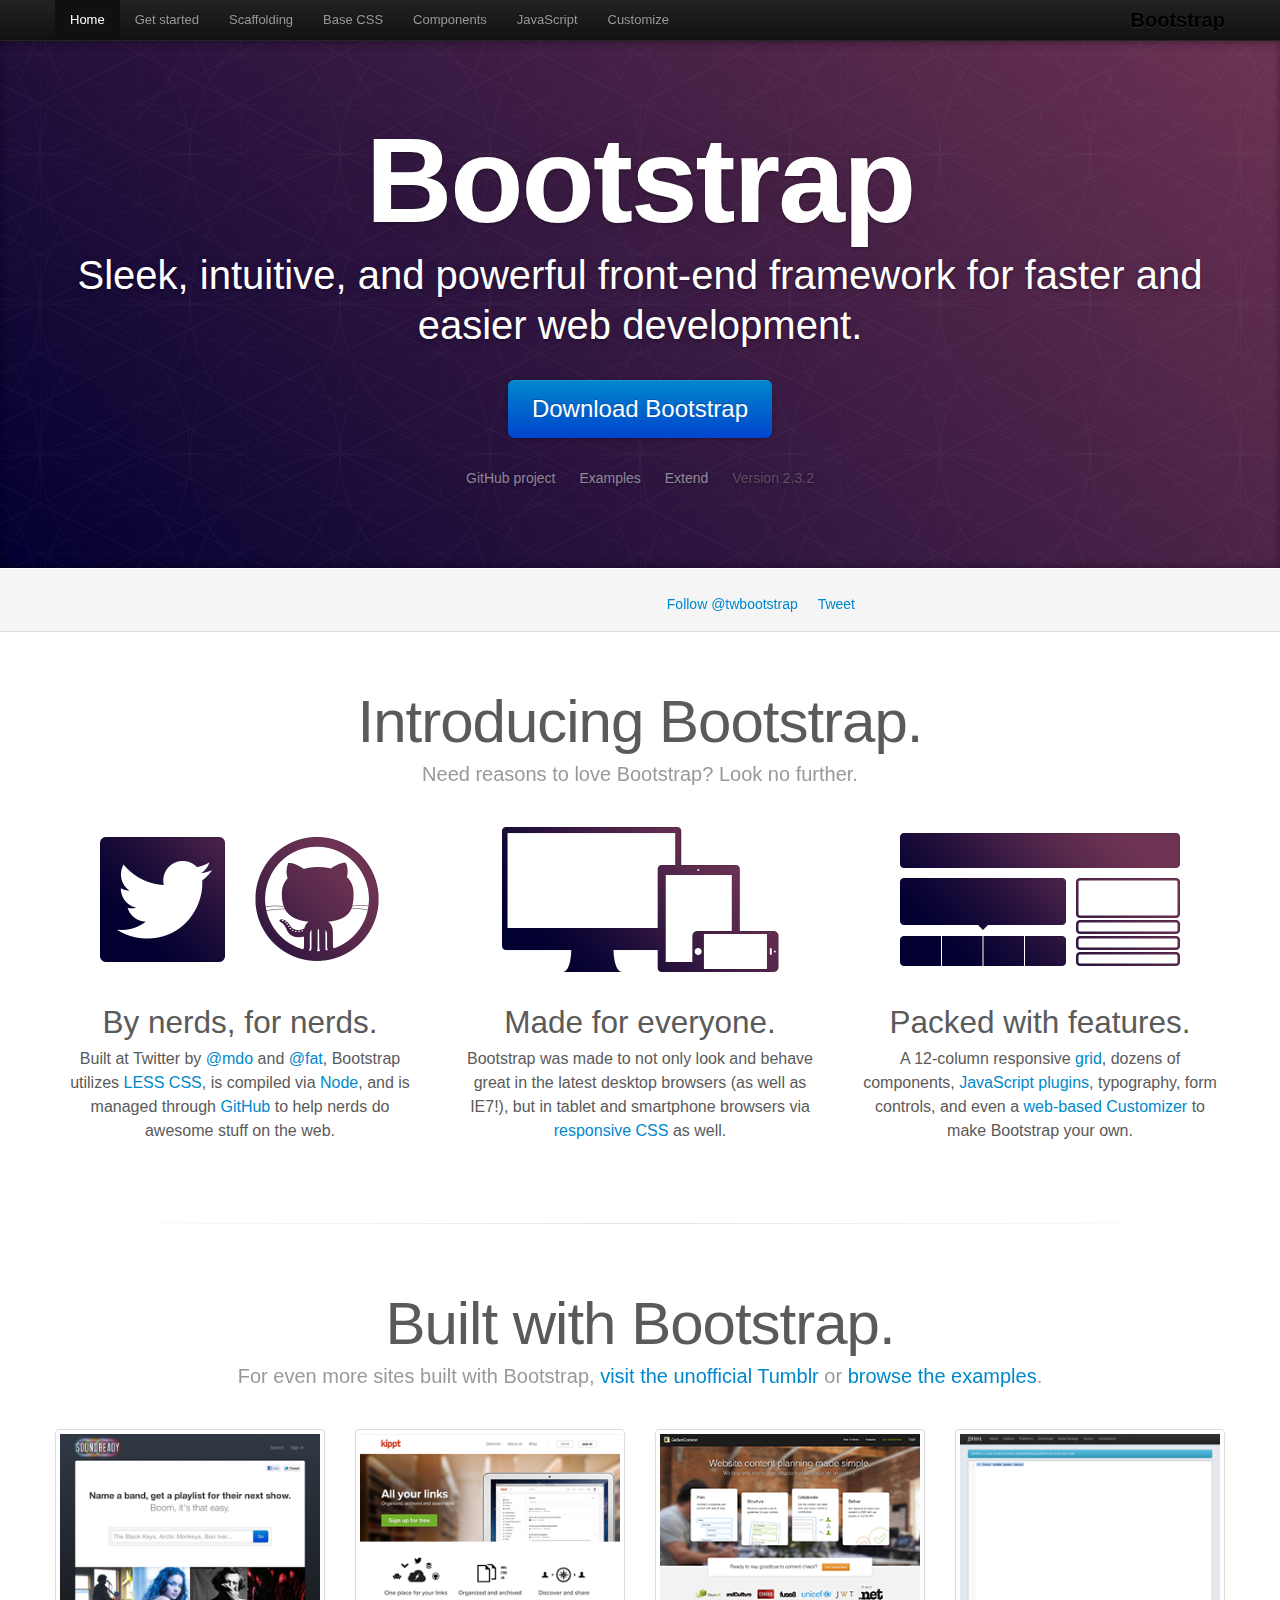
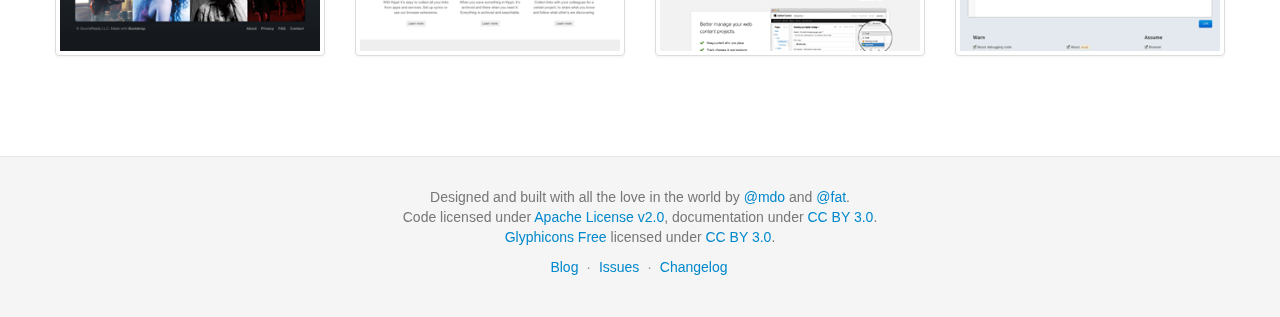
<file: bootstrap/docs/index.html>
<!DOCTYPE html>
<html lang="en">
  <head>
    <meta charset="utf-8">
    <title>Bootstrap</title>
    <meta name="viewport" content="width=device-width, initial-scale=1.0">
    <meta name="description" content="">
    <meta name="author" content="">

    <!-- Le styles -->
    <link href="assets/css/bootstrap.css" rel="stylesheet">
    <link href="assets/css/bootstrap-responsive.css" rel="stylesheet">
    <link href="assets/css/docs.css" rel="stylesheet">
    <link href="assets/js/google-code-prettify/prettify.css" rel="stylesheet">

    <!-- Le HTML5 shim, for IE6-8 support of HTML5 elements -->
    <!--[if lt IE 9]>
      <script src="assets/js/html5shiv.js"></script>
    <![endif]-->

    <!-- Le fav and touch icons -->
    <link rel="apple-touch-icon-precomposed" sizes="144x144" href="assets/ico/apple-touch-icon-144-precomposed.png">
    <link rel="apple-touch-icon-precomposed" sizes="114x114" href="assets/ico/apple-touch-icon-114-precomposed.png">
      <link rel="apple-touch-icon-precomposed" sizes="72x72" href="assets/ico/apple-touch-icon-72-precomposed.png">
                    <link rel="apple-touch-icon-precomposed" href="assets/ico/apple-touch-icon-57-precomposed.png">
                                   <link rel="shortcut icon" href="assets/ico/favicon.png">

    <script type="text/javascript">
      var _gaq = _gaq || [];
      _gaq.push(['_setAccount', 'UA-146052-10']);
      _gaq.push(['_trackPageview']);
      (function() {
        var ga = document.createElement('script'); ga.type = 'text/javascript'; ga.async = true;
        ga.src = ('https:' == document.location.protocol ? 'https://ssl' : 'http://www') + '.google-analytics.com/ga.js';
        var s = document.getElementsByTagName('script')[0]; s.parentNode.insertBefore(ga, s);
      })();
    </script>
  </head>

  <body data-spy="scroll" data-target=".bs-docs-sidebar">

    <!-- Navbar
    ================================================== -->
    <div class="navbar navbar-inverse navbar-fixed-top">
      <div class="navbar-inner">
        <div class="container">
          <button type="button" class="btn btn-navbar" data-toggle="collapse" data-target=".nav-collapse">
            <span class="icon-bar"></span>
            <span class="icon-bar"></span>
            <span class="icon-bar"></span>
          </button>
          <a class="brand" href="./index.html">Bootstrap</a>
          <div class="nav-collapse collapse">
            <ul class="nav">
              <li class="active">
                <a href="./index.html">Home</a>
              </li>
              <li class="">
                <a href="./getting-started.html">Get started</a>
              </li>
              <li class="">
                <a href="./scaffolding.html">Scaffolding</a>
              </li>
              <li class="">
                <a href="./base-css.html">Base CSS</a>
              </li>
              <li class="">
                <a href="./components.html">Components</a>
              </li>
              <li class="">
                <a href="./javascript.html">JavaScript</a>
              </li>
              <li class="">
                <a href="./customize.html">Customize</a>
              </li>
            </ul>
          </div>
        </div>
      </div>
    </div>

<div class="jumbotron masthead">
  <div class="container">
    <h1>Bootstrap</h1>
    <p>Sleek, intuitive, and powerful front-end framework for faster and easier web development.</p>
    <p>
      <a href="assets/bootstrap.zip" class="btn btn-primary btn-large" onclick="_gaq.push(['_trackEvent', 'Jumbotron actions', 'Download', 'Download 2.3.2']);">Download Bootstrap</a>
    </p>
    <ul class="masthead-links">
      <li>
        <a href="http://github.com/twitter/bootstrap" onclick="_gaq.push(['_trackEvent', 'Jumbotron actions', 'Jumbotron links', 'GitHub project']);">GitHub project</a>
      </li>
      <li>
        <a href="./getting-started.html#examples" onclick="_gaq.push(['_trackEvent', 'Jumbotron actions', 'Jumbotron links', 'Examples']);">Examples</a>
      </li>
      <li>
        <a href="./extend.html" onclick="_gaq.push(['_trackEvent', 'Jumbotron actions', 'Jumbotron links', 'Extend']);">Extend</a>
      </li>
      <li>
        Version 2.3.2
      </li>
    </ul>
  </div>
</div>

<div class="bs-docs-social">
  <div class="container">
    <ul class="bs-docs-social-buttons">
      <li>
        <iframe class="github-btn" src="http://ghbtns.com/github-btn.html?user=twitter&repo=bootstrap&type=watch&count=true" allowtransparency="true" frameborder="0" scrolling="0" width="100px" height="20px"></iframe>
      </li>
      <li>
        <iframe class="github-btn" src="http://ghbtns.com/github-btn.html?user=twitter&repo=bootstrap&type=fork&count=true" allowtransparency="true" frameborder="0" scrolling="0" width="102px" height="20px"></iframe>
      </li>
      <li class="follow-btn">
        <a href="https://twitter.com/twbootstrap" class="twitter-follow-button" data-link-color="#0069D6" data-show-count="true">Follow @twbootstrap</a>
      </li>
      <li class="tweet-btn">
        <a href="https://twitter.com/share" class="twitter-share-button" data-url="http://twitter.github.com/bootstrap/" data-count="horizontal" data-via="twbootstrap" data-related="mdo:Creator of Twitter Bootstrap">Tweet</a>
      </li>
    </ul>
  </div>
</div>

<div class="container">

  <div class="marketing">

    <h1>Introducing Bootstrap.</h1>
    <p class="marketing-byline">Need reasons to love Bootstrap? Look no further.</p>

    <div class="row-fluid">
      <div class="span4">
        <img class="marketing-img" src="assets/img/bs-docs-twitter-github.png">
        <h2>By nerds, for nerds.</h2>
        <p>Built at Twitter by <a href="http://twitter.com/mdo">@mdo</a> and <a href="http://twitter.com/fat">@fat</a>, Bootstrap utilizes <a href="http://lesscss.org">LESS CSS</a>, is compiled via <a href="http://nodejs.org">Node</a>, and is managed through <a href="http://github.com">GitHub</a> to help nerds do awesome stuff on the web.</p>
      </div>
      <div class="span4">
        <img class="marketing-img" src="assets/img/bs-docs-responsive-illustrations.png">
        <h2>Made for everyone.</h2>
        <p>Bootstrap was made to not only look and behave great in the latest desktop browsers (as well as IE7!), but in tablet and smartphone browsers via <a href="./scaffolding.html#responsive">responsive CSS</a> as well.</p>
      </div>
      <div class="span4">
        <img class="marketing-img" src="assets/img/bs-docs-bootstrap-features.png">
        <h2>Packed with features.</h2>
        <p>A 12-column responsive <a href="./scaffolding.html#gridSystem">grid</a>, dozens of components, <a href="./javascript.html">JavaScript plugins</a>, typography, form controls, and even a <a href="./customize.html">web-based Customizer</a> to make Bootstrap your own.</p>
      </div>
    </div>

    <hr class="soften">

    <h1>Built with Bootstrap.</h1>
    <p class="marketing-byline">For even more sites built with Bootstrap, <a href="http://builtwithbootstrap.tumblr.com/" target="_blank">visit the unofficial Tumblr</a> or <a href="./getting-started.html#examples">browse the examples</a>.</p>
    <div class="row-fluid">
      <ul class="thumbnails example-sites">
        <li class="span3">
          <a class="thumbnail" href="http://soundready.fm/" target="_blank">
            <img src="assets/img/example-sites/soundready.png" alt="SoundReady.fm">
          </a>
        </li>
        <li class="span3">
          <a class="thumbnail" href="http://kippt.com/" target="_blank">
            <img src="assets/img/example-sites/kippt.png" alt="Kippt">
          </a>
        </li>
        <li class="span3">
          <a class="thumbnail" href="http://www.gathercontent.com/" target="_blank">
            <img src="assets/img/example-sites/gathercontent.png" alt="Gather Content">
          </a>
        </li>
        <li class="span3">
          <a class="thumbnail" href="http://www.jshint.com/" target="_blank">
            <img src="assets/img/example-sites/jshint.png" alt="JS Hint">
          </a>
        </li>
      </ul>
     </div>

  </div>

</div>



    <!-- Footer
    ================================================== -->
    <footer class="footer">
      <div class="container">
        <p>Designed and built with all the love in the world by <a href="http://twitter.com/mdo" target="_blank">@mdo</a> and <a href="http://twitter.com/fat" target="_blank">@fat</a>.</p>
        <p>Code licensed under <a href="http://www.apache.org/licenses/LICENSE-2.0" target="_blank">Apache License v2.0</a>, documentation under <a href="http://creativecommons.org/licenses/by/3.0/">CC BY 3.0</a>.</p>
        <p><a href="http://glyphicons.com">Glyphicons Free</a> licensed under <a href="http://creativecommons.org/licenses/by/3.0/">CC BY 3.0</a>.</p>
        <ul class="footer-links">
          <li><a href="http://blog.getbootstrap.com">Blog</a></li>
          <li class="muted">&middot;</li>
          <li><a href="https://github.com/twitter/bootstrap/issues?state=open">Issues</a></li>
          <li class="muted">&middot;</li>
          <li><a href="https://github.com/twitter/bootstrap/blob/master/CHANGELOG.md">Changelog</a></li>
        </ul>
      </div>
    </footer>



    <!-- Le javascript
    ================================================== -->
    <!-- Placed at the end of the document so the pages load faster -->
    <script type="text/javascript" src="http://platform.twitter.com/widgets.js"></script>
    <script src="assets/js/jquery.js"></script>
    <script src="assets/js/bootstrap-transition.js"></script>
    <script src="assets/js/bootstrap-alert.js"></script>
    <script src="assets/js/bootstrap-modal.js"></script>
    <script src="assets/js/bootstrap-dropdown.js"></script>
    <script src="assets/js/bootstrap-scrollspy.js"></script>
    <script src="assets/js/bootstrap-tab.js"></script>
    <script src="assets/js/bootstrap-tooltip.js"></script>
    <script src="assets/js/bootstrap-popover.js"></script>
    <script src="assets/js/bootstrap-button.js"></script>
    <script src="assets/js/bootstrap-collapse.js"></script>
    <script src="assets/js/bootstrap-carousel.js"></script>
    <script src="assets/js/bootstrap-typeahead.js"></script>
    <script src="assets/js/bootstrap-affix.js"></script>

    <script src="assets/js/holder/holder.js"></script>
    <script src="assets/js/google-code-prettify/prettify.js"></script>

    <script src="assets/js/application.js"></script>


    <!-- Analytics
    ================================================== -->
    <script>
      var _gauges = _gauges || [];
      (function() {
        var t   = document.createElement('script');
        t.type  = 'text/javascript';
        t.async = true;
        t.id    = 'gauges-tracker';
        t.setAttribute('data-site-id', '4f0dc9fef5a1f55508000013');
        t.src = '//secure.gaug.es/track.js';
        var s = document.getElementsByTagName('script')[0];
        s.parentNode.insertBefore(t, s);
      })();
    </script>

  </body>
</html>
</file>
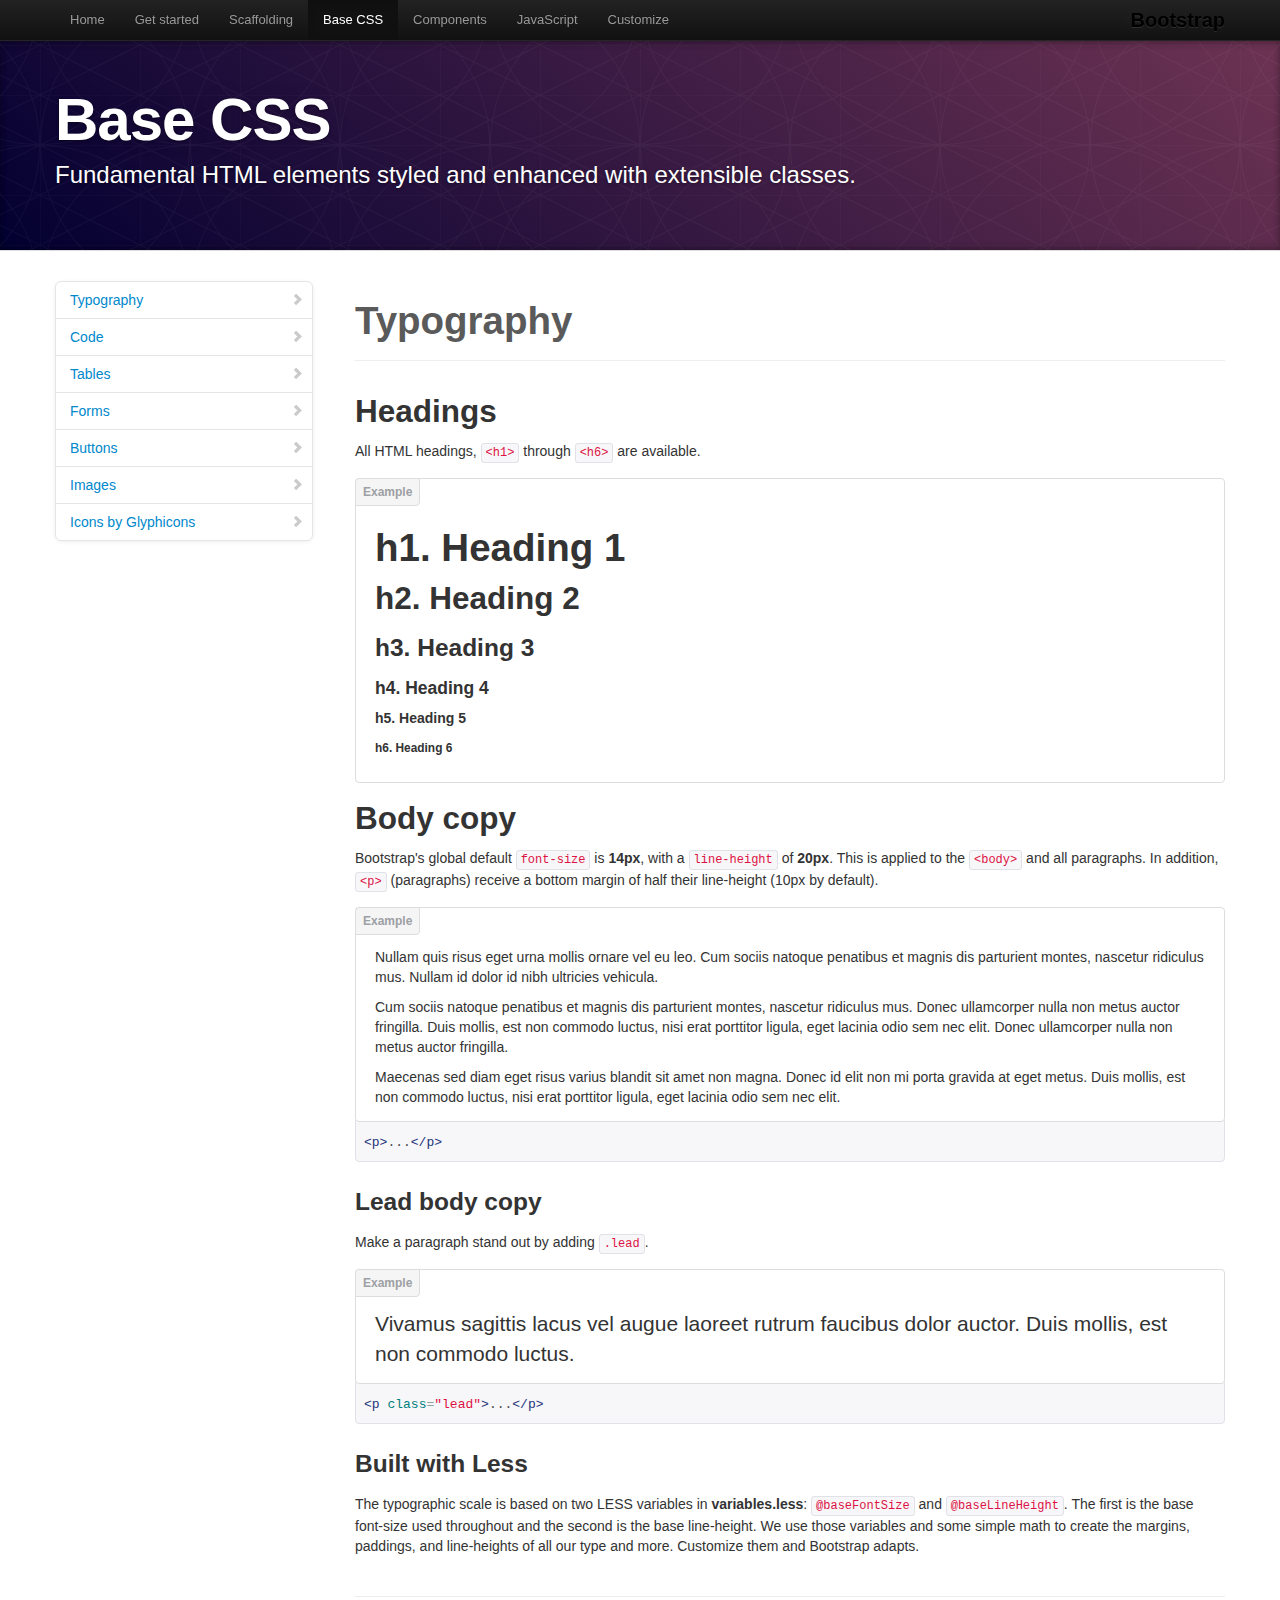
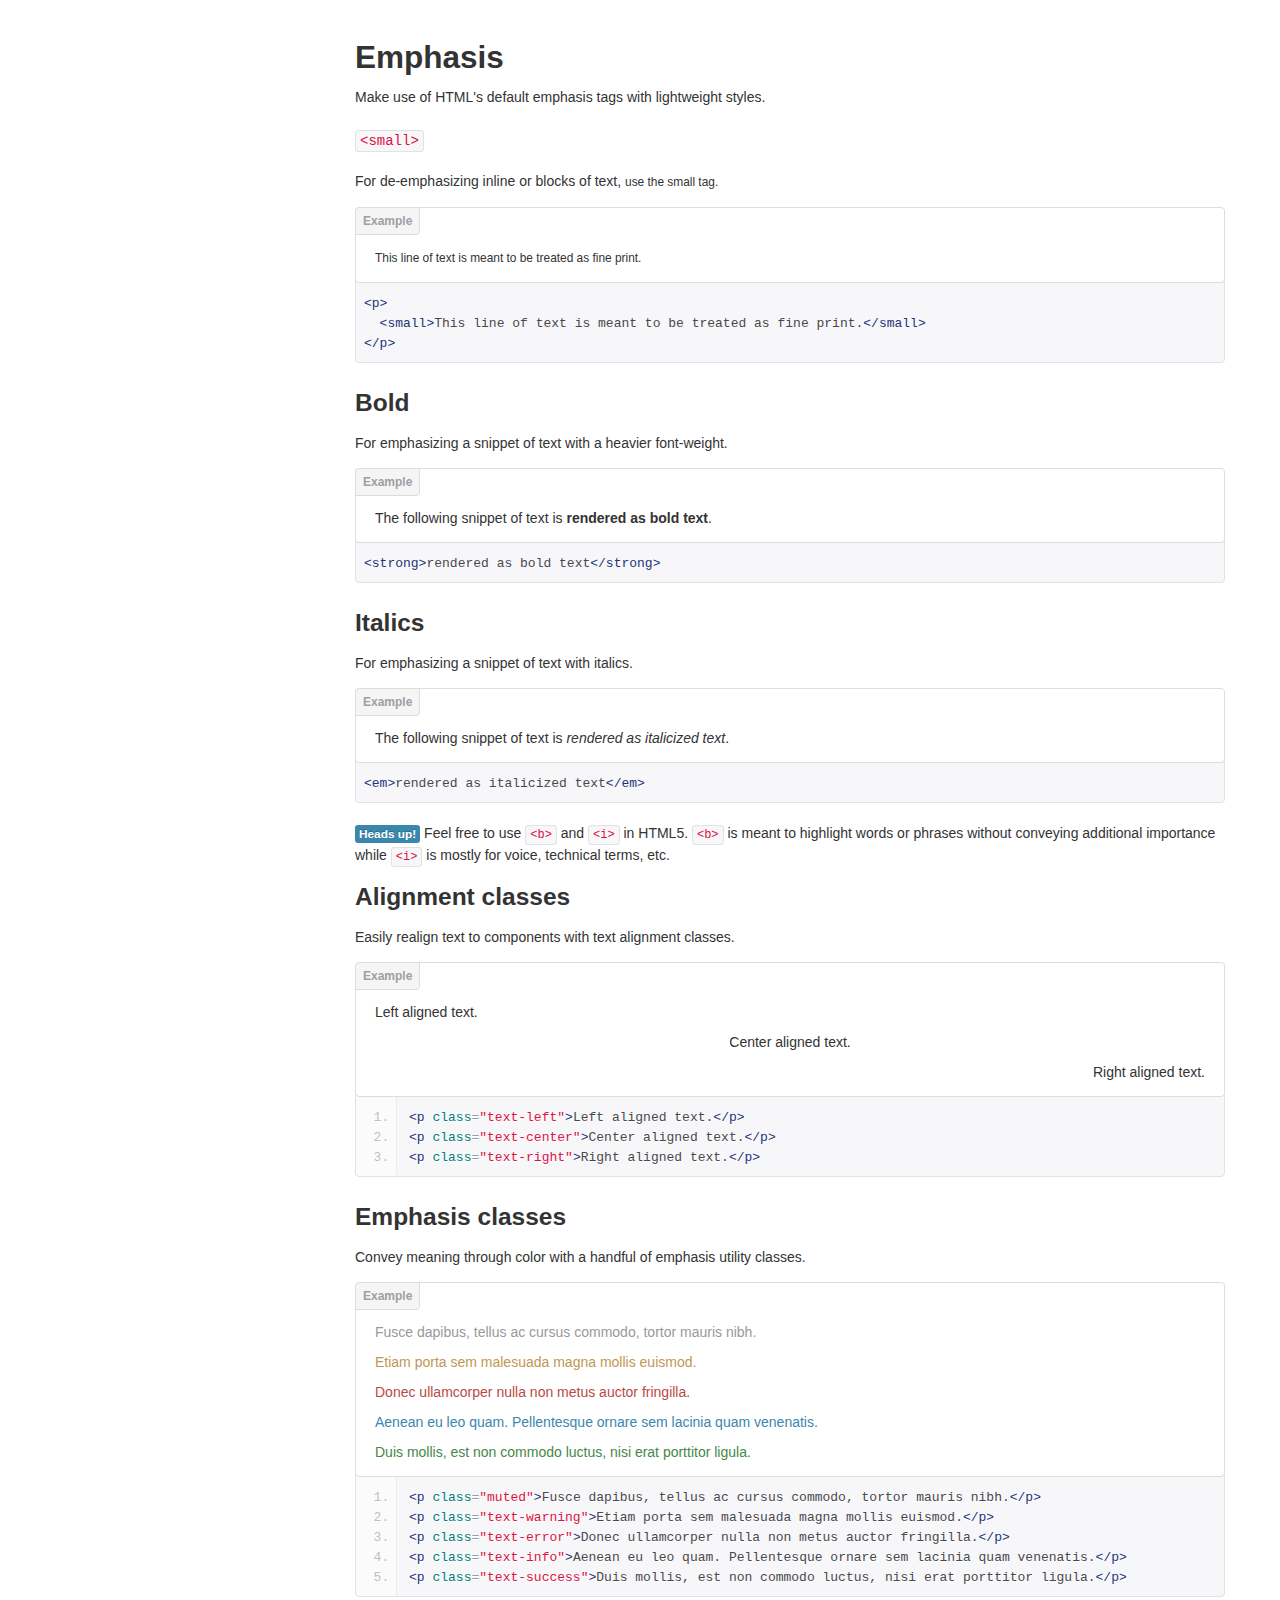
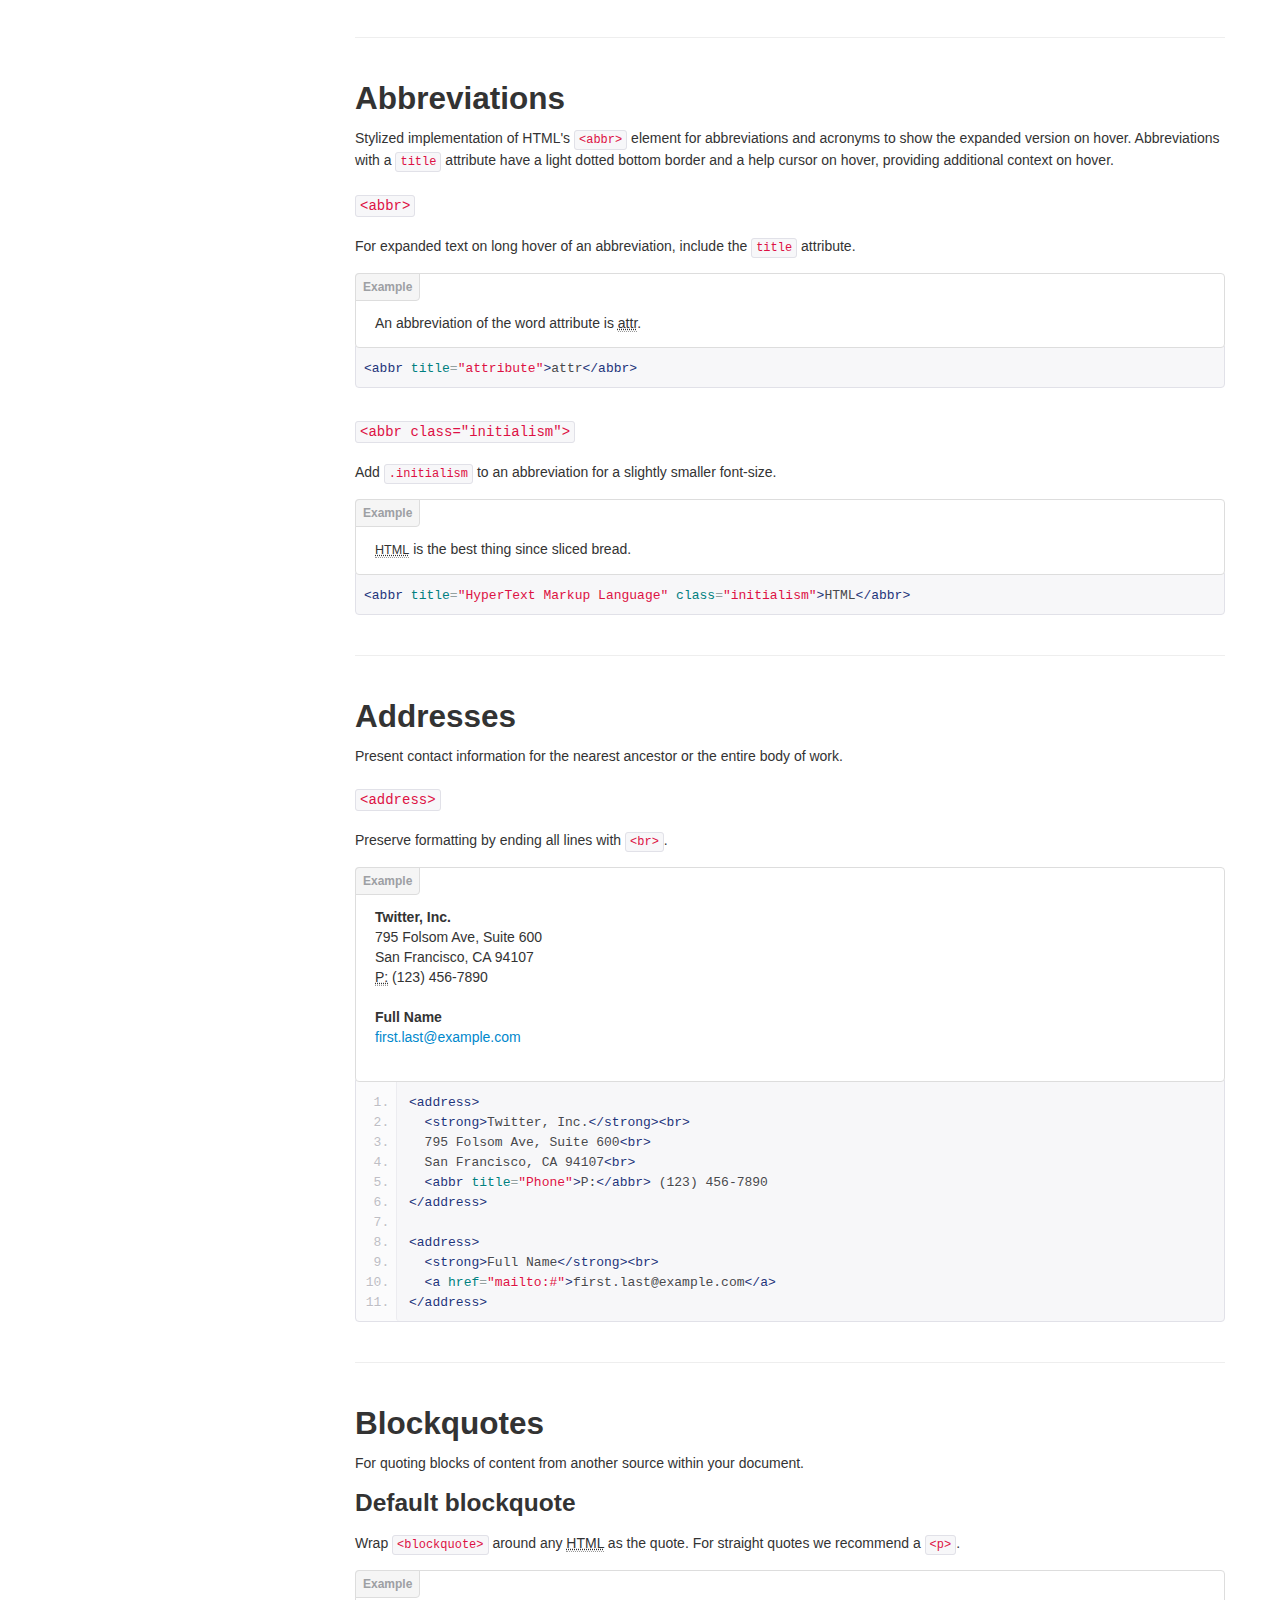
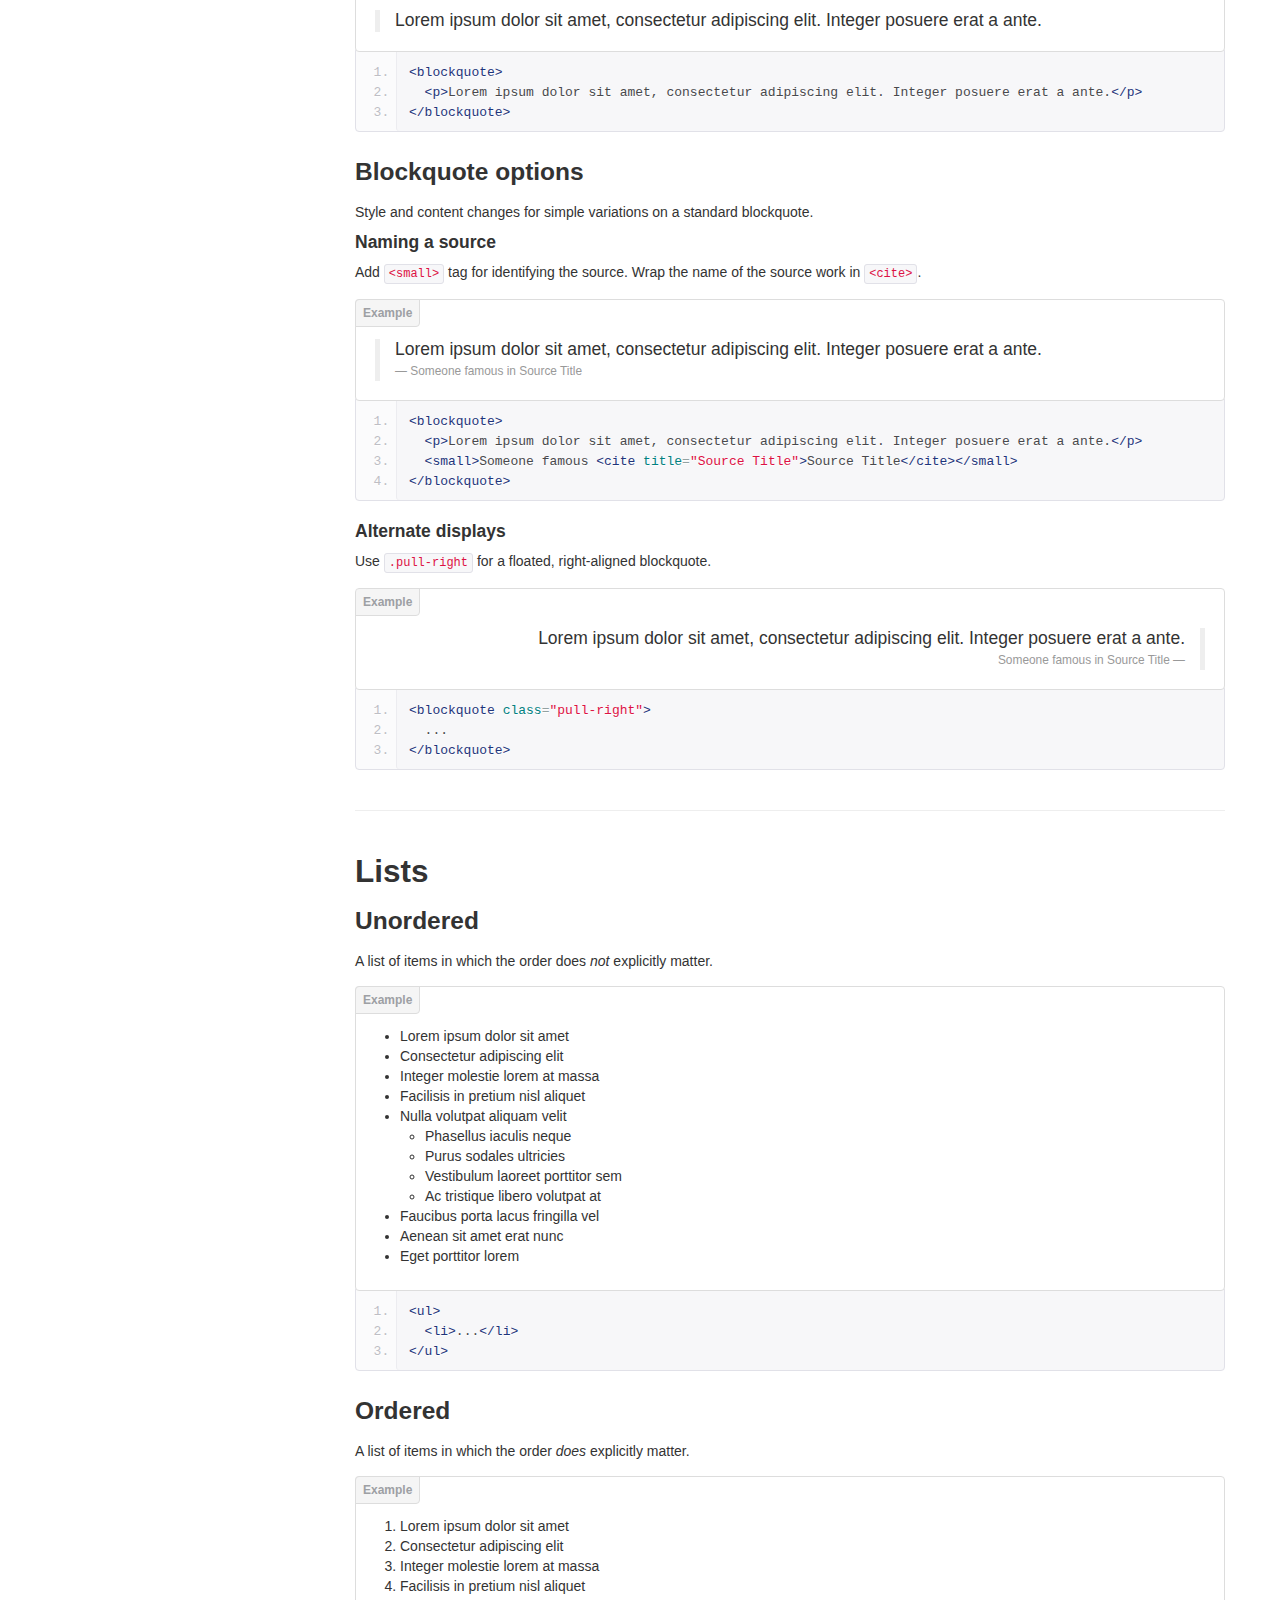
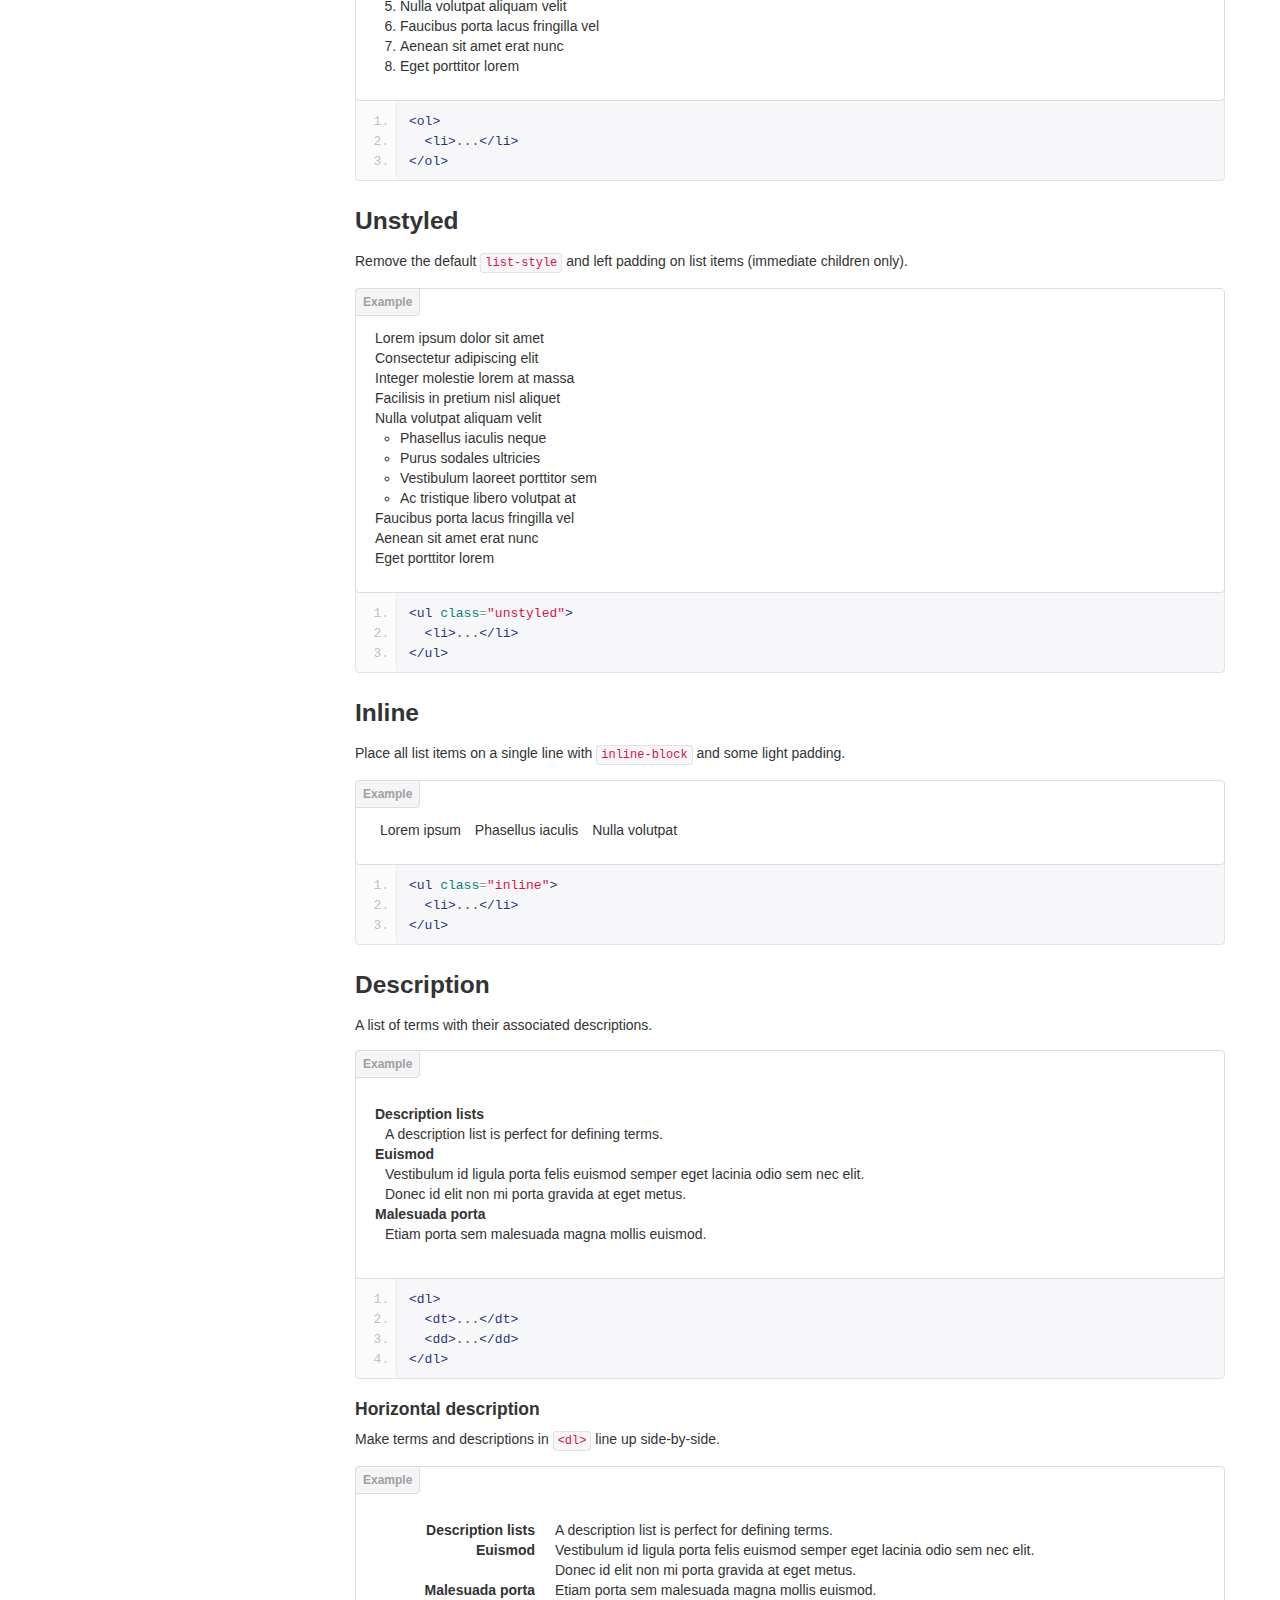
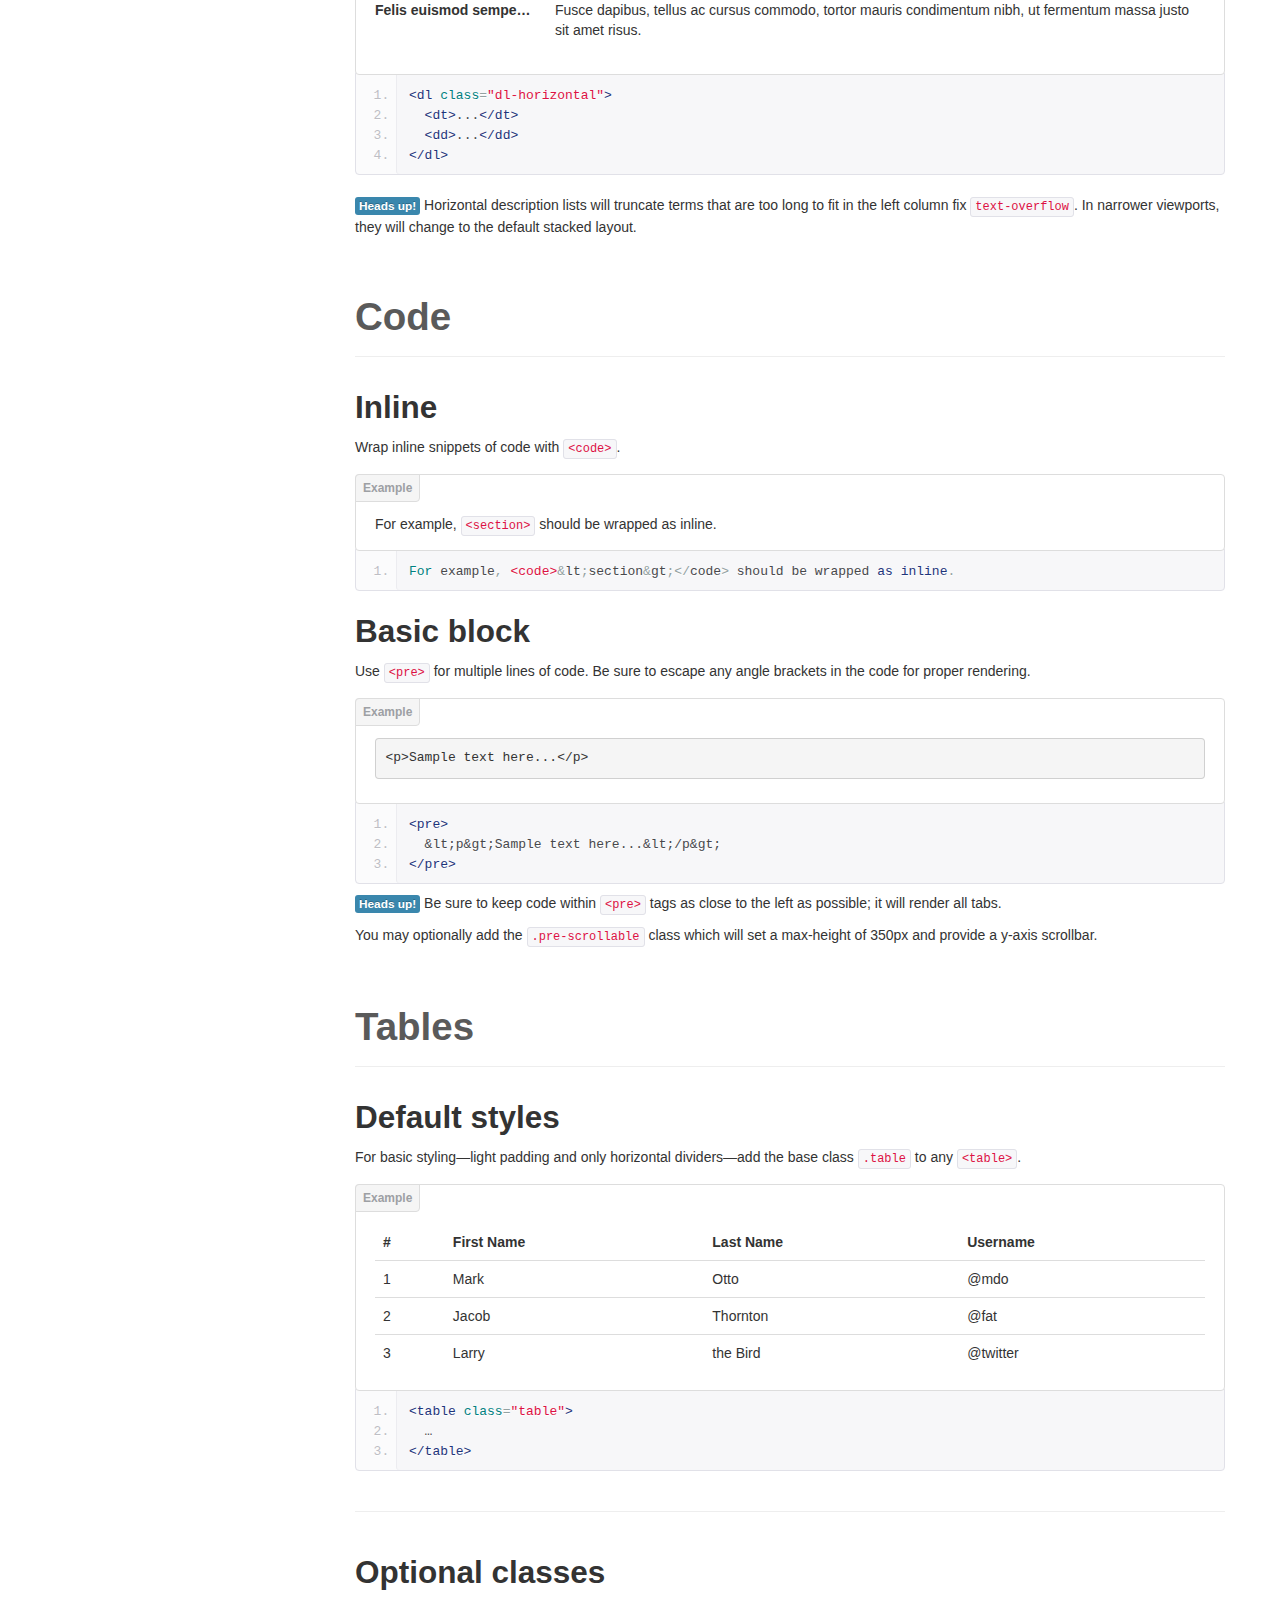
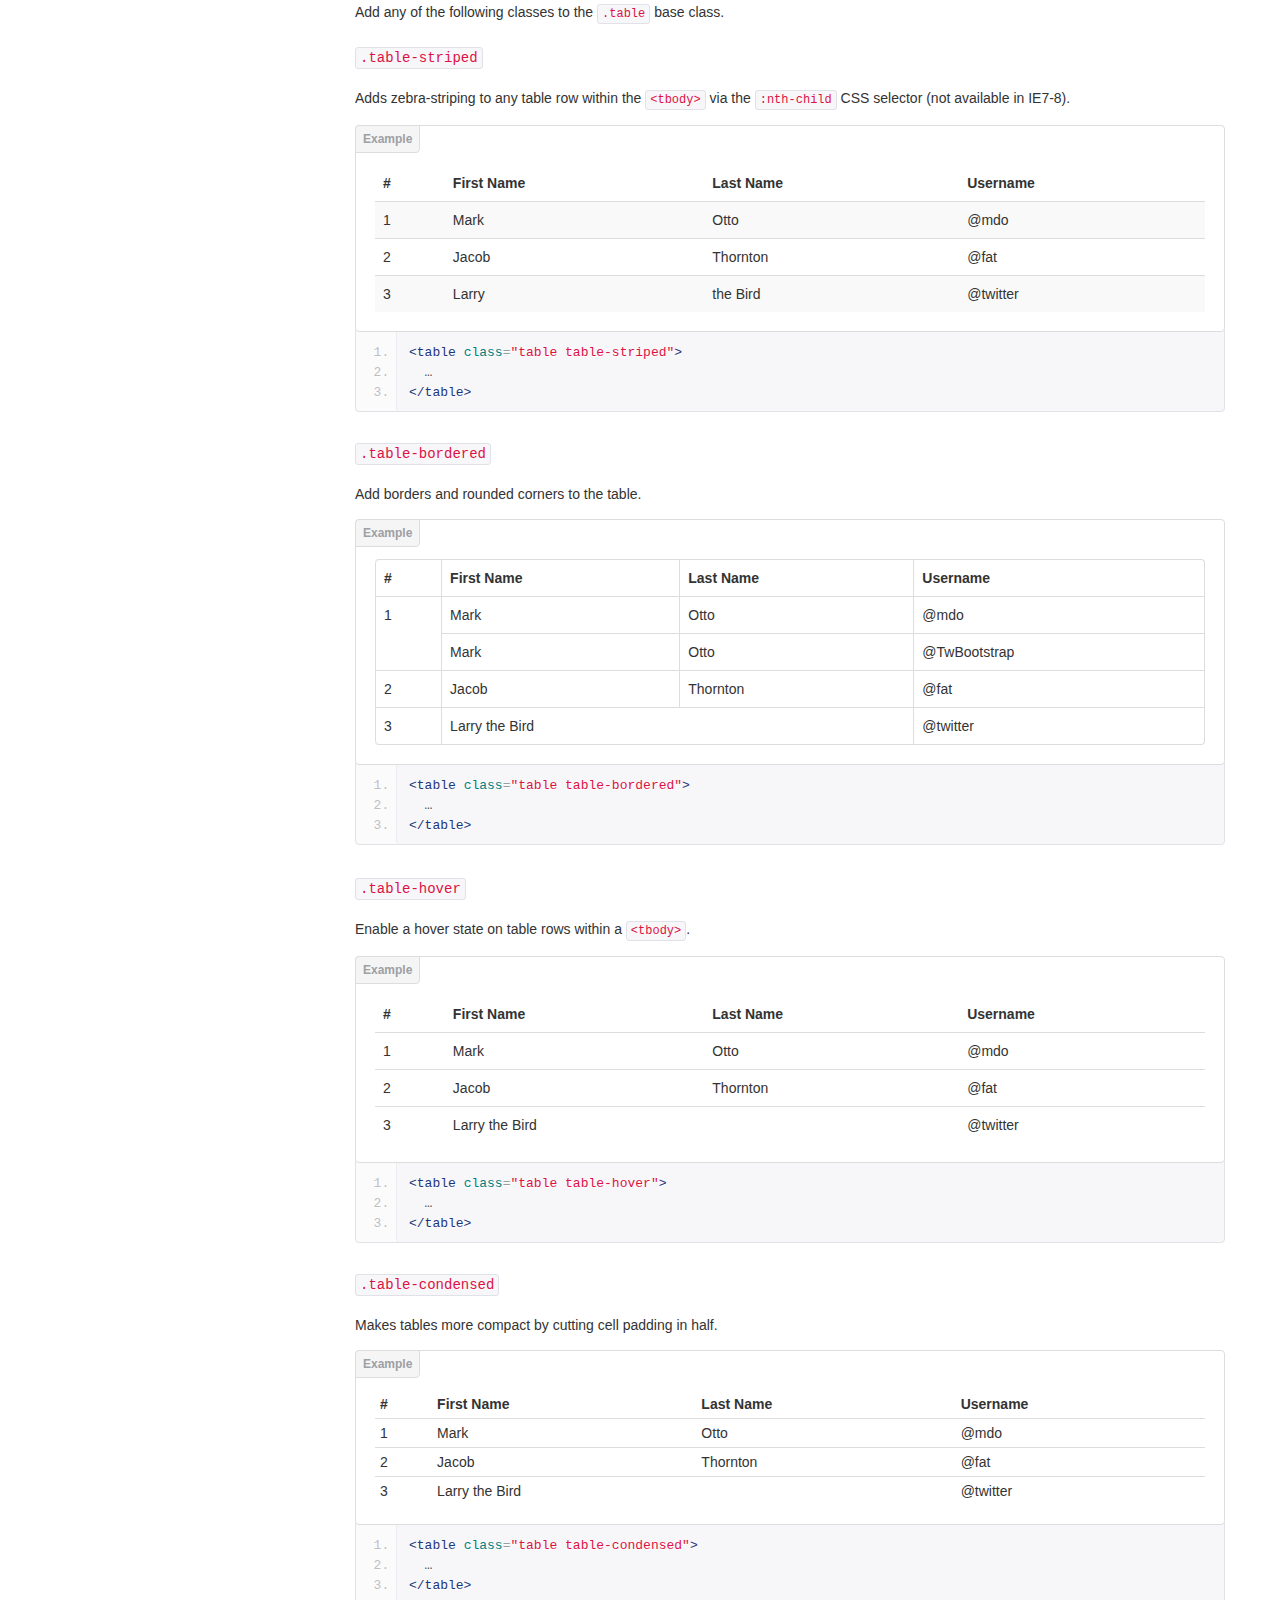
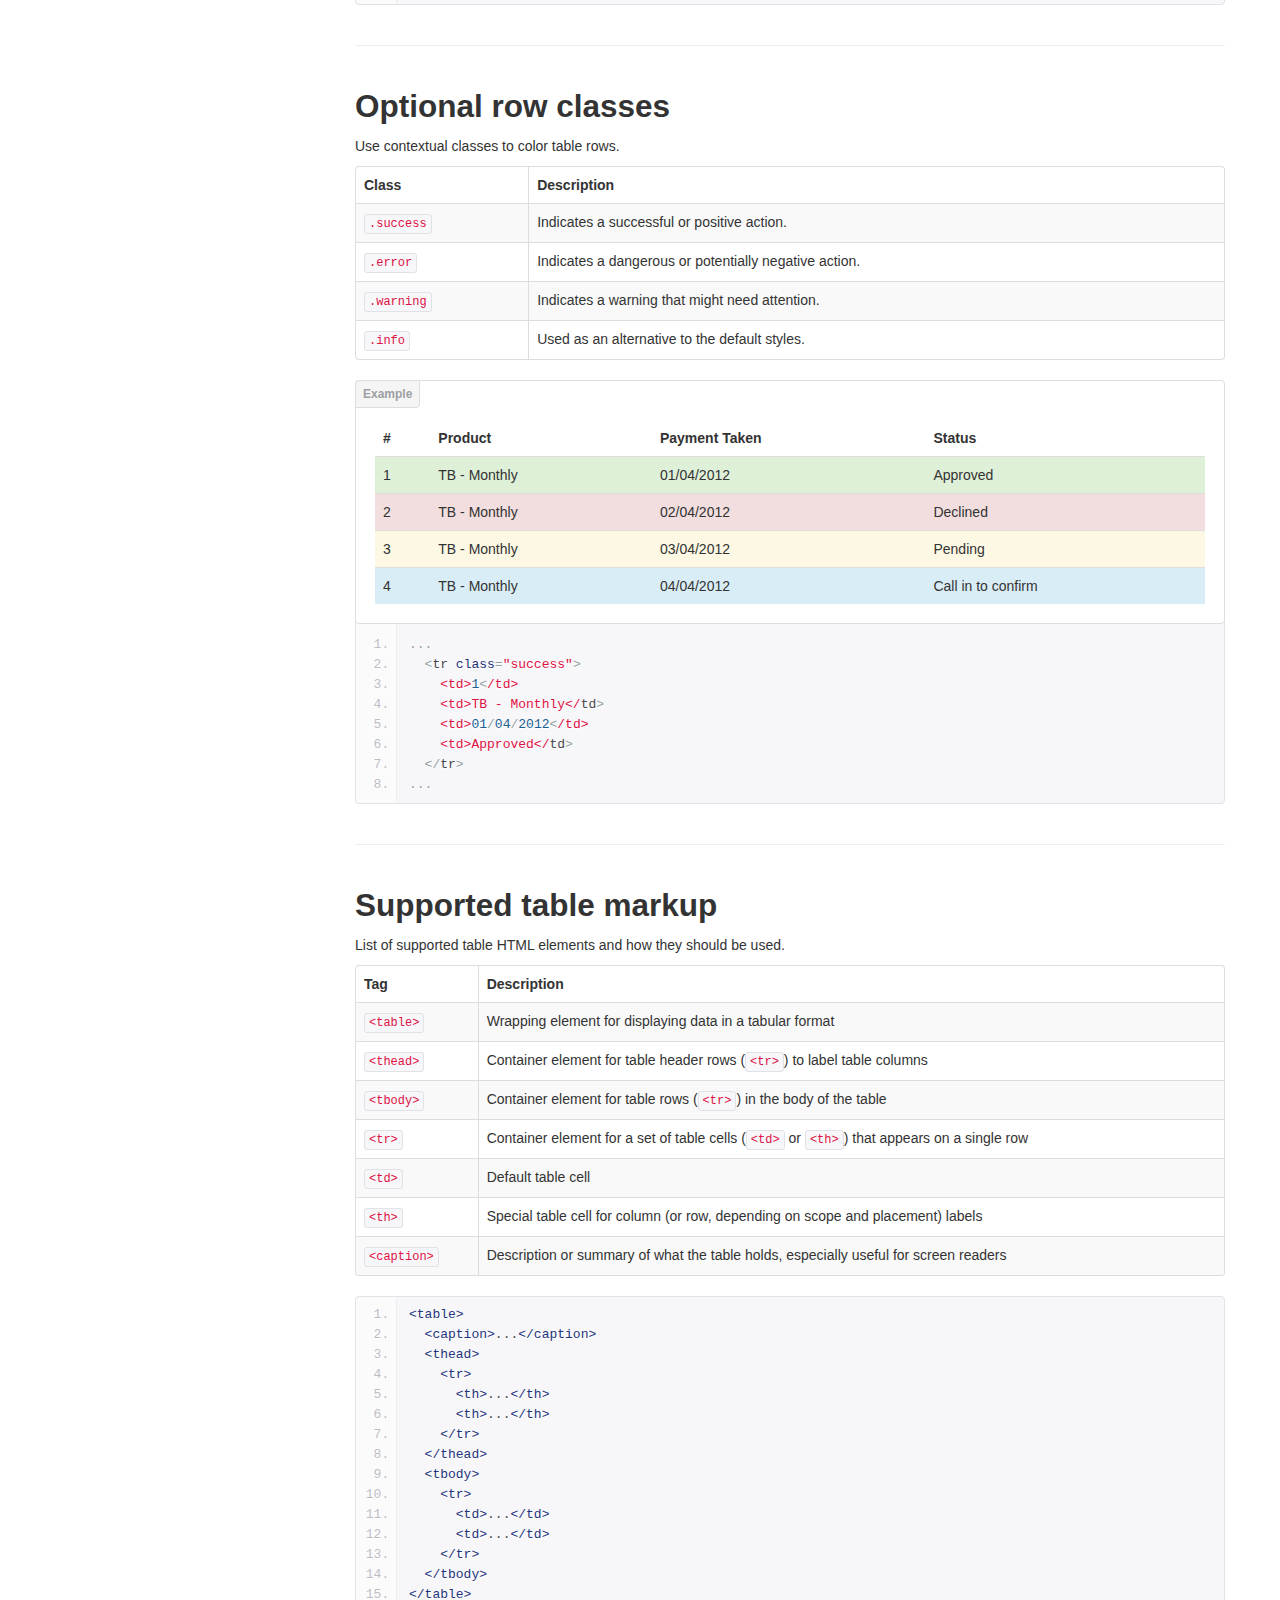
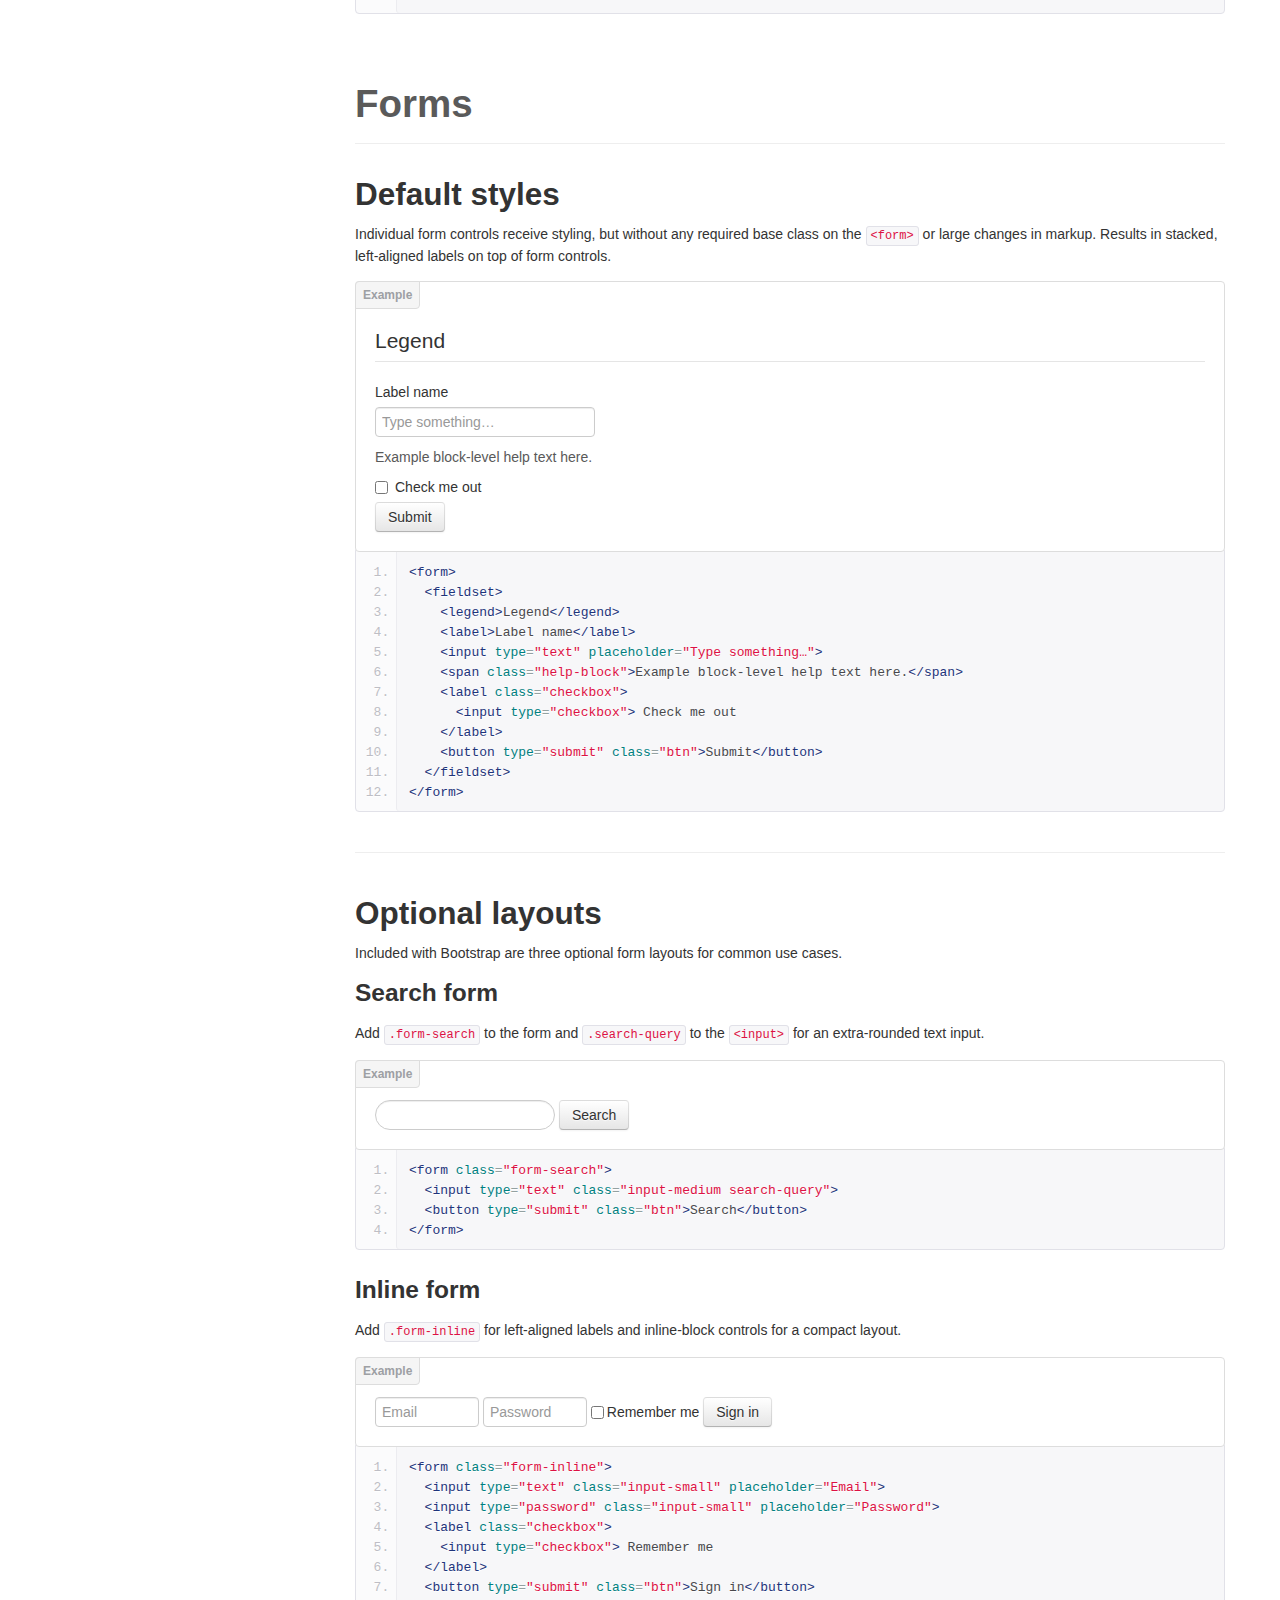
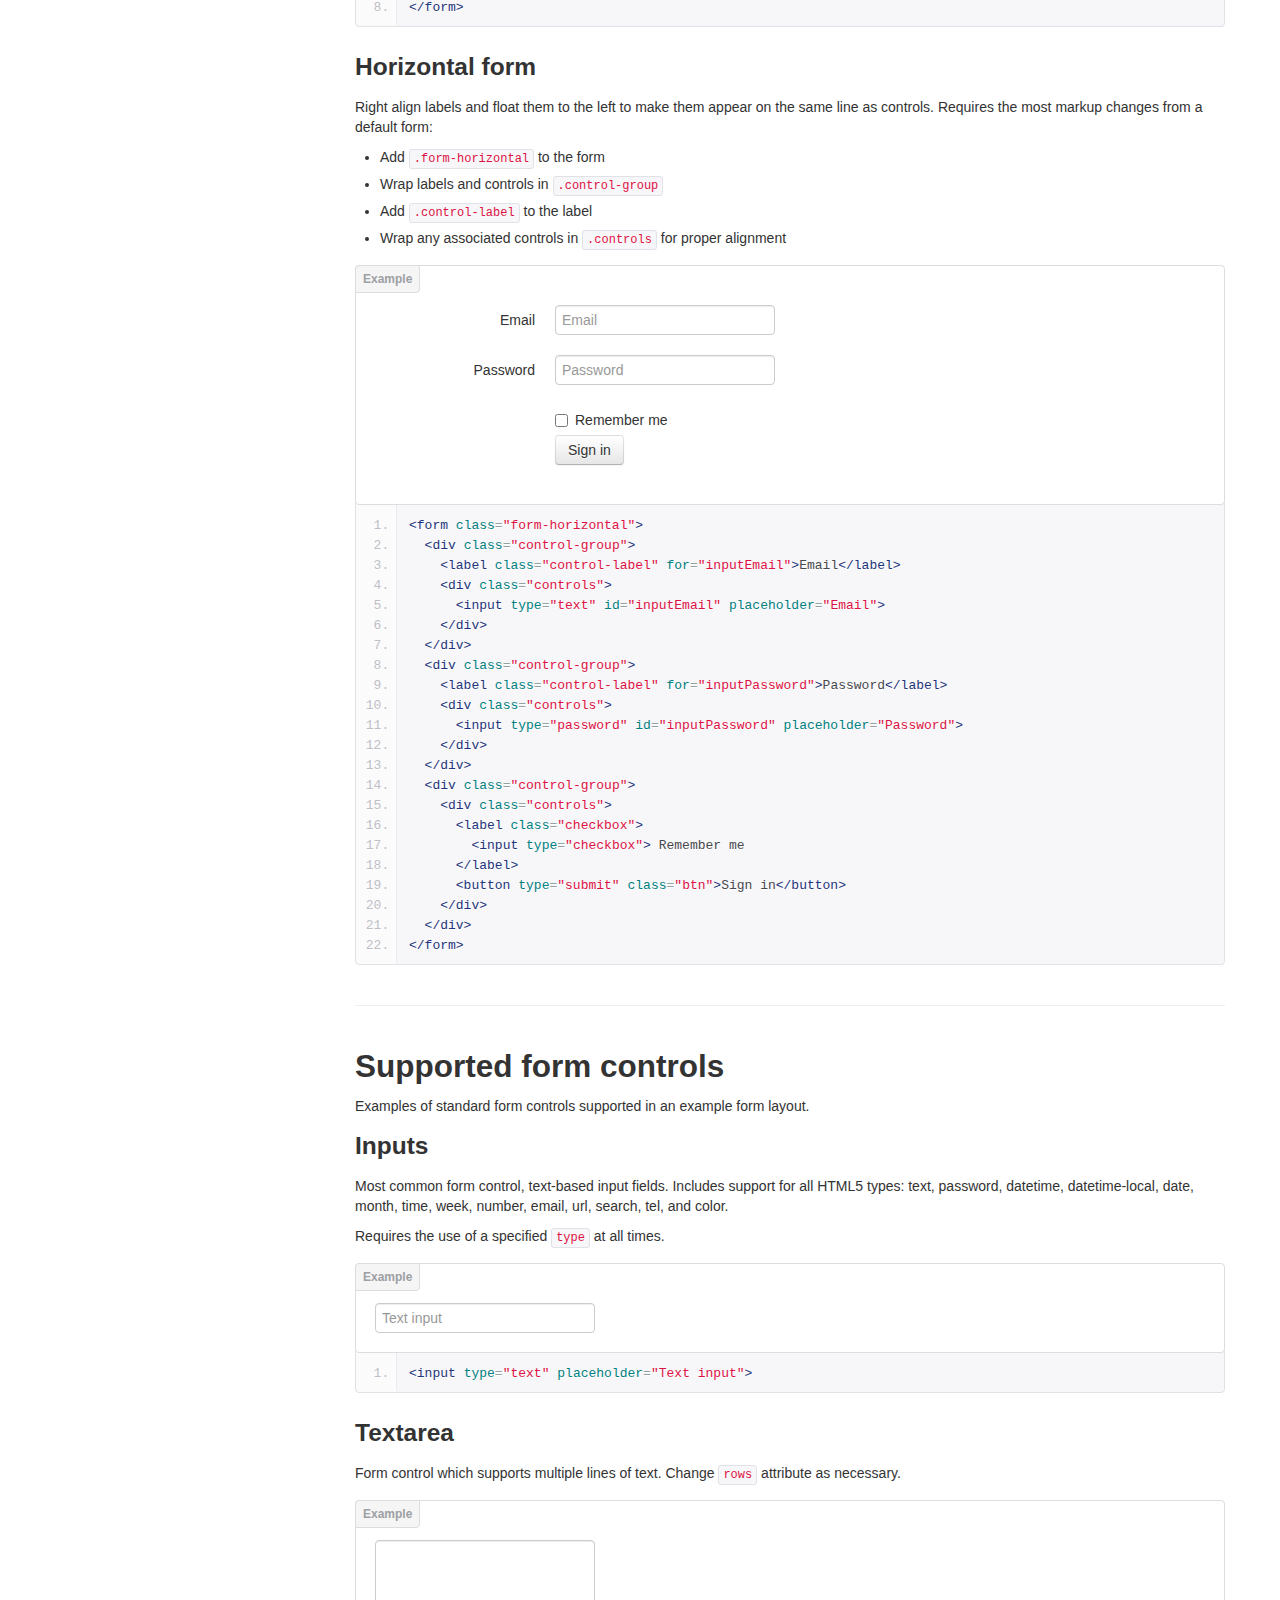
<file: bootstrap/docs/base-css.html>
<!DOCTYPE html>
<html lang="en">
  <head>
    <meta charset="utf-8">
    <title>Base · Bootstrap</title>
    <meta name="viewport" content="width=device-width, initial-scale=1.0">
    <meta name="description" content="">
    <meta name="author" content="">

    <!-- Le styles -->
    <link href="assets/css/bootstrap.css" rel="stylesheet">
    <link href="assets/css/bootstrap-responsive.css" rel="stylesheet">
    <link href="assets/css/docs.css" rel="stylesheet">
    <link href="assets/js/google-code-prettify/prettify.css" rel="stylesheet">

    <!-- Le HTML5 shim, for IE6-8 support of HTML5 elements -->
    <!--[if lt IE 9]>
      <script src="assets/js/html5shiv.js"></script>
    <![endif]-->

    <!-- Le fav and touch icons -->
    <link rel="apple-touch-icon-precomposed" sizes="144x144" href="assets/ico/apple-touch-icon-144-precomposed.png">
    <link rel="apple-touch-icon-precomposed" sizes="114x114" href="assets/ico/apple-touch-icon-114-precomposed.png">
      <link rel="apple-touch-icon-precomposed" sizes="72x72" href="assets/ico/apple-touch-icon-72-precomposed.png">
                    <link rel="apple-touch-icon-precomposed" href="assets/ico/apple-touch-icon-57-precomposed.png">
                                   <link rel="shortcut icon" href="assets/ico/favicon.png">

    <script type="text/javascript">
      var _gaq = _gaq || [];
      _gaq.push(['_setAccount', 'UA-146052-10']);
      _gaq.push(['_trackPageview']);
      (function() {
        var ga = document.createElement('script'); ga.type = 'text/javascript'; ga.async = true;
        ga.src = ('https:' == document.location.protocol ? 'https://ssl' : 'http://www') + '.google-analytics.com/ga.js';
        var s = document.getElementsByTagName('script')[0]; s.parentNode.insertBefore(ga, s);
      })();
    </script>
  </head>

  <body data-spy="scroll" data-target=".bs-docs-sidebar">

    <!-- Navbar
    ================================================== -->
    <div class="navbar navbar-inverse navbar-fixed-top">
      <div class="navbar-inner">
        <div class="container">
          <button type="button" class="btn btn-navbar" data-toggle="collapse" data-target=".nav-collapse">
            <span class="icon-bar"></span>
            <span class="icon-bar"></span>
            <span class="icon-bar"></span>
          </button>
          <a class="brand" href="./index.html">Bootstrap</a>
          <div class="nav-collapse collapse">
            <ul class="nav">
              <li class="">
                <a href="./index.html">Home</a>
              </li>
              <li class="">
                <a href="./getting-started.html">Get started</a>
              </li>
              <li class="">
                <a href="./scaffolding.html">Scaffolding</a>
              </li>
              <li class="active">
                <a href="./base-css.html">Base CSS</a>
              </li>
              <li class="">
                <a href="./components.html">Components</a>
              </li>
              <li class="">
                <a href="./javascript.html">JavaScript</a>
              </li>
              <li class="">
                <a href="./customize.html">Customize</a>
              </li>
            </ul>
          </div>
        </div>
      </div>
    </div>

<!-- Subhead
================================================== -->
<header class="jumbotron subhead" id="overview">
  <div class="container">
    <h1>Base CSS</h1>
    <p class="lead">Fundamental HTML elements styled and enhanced with extensible classes.</p>
  </div>
</header>


  <div class="container">

    <!-- Docs nav
    ================================================== -->
    <div class="row">
      <div class="span3 bs-docs-sidebar">
        <ul class="nav nav-list bs-docs-sidenav">
          <li><a href="#typography"><i class="icon-chevron-right"></i> Typography</a></li>
          <li><a href="#code"><i class="icon-chevron-right"></i> Code</a></li>
          <li><a href="#tables"><i class="icon-chevron-right"></i> Tables</a></li>
          <li><a href="#forms"><i class="icon-chevron-right"></i> Forms</a></li>
          <li><a href="#buttons"><i class="icon-chevron-right"></i> Buttons</a></li>
          <li><a href="#images"><i class="icon-chevron-right"></i> Images</a></li>
          <li><a href="#icons"><i class="icon-chevron-right"></i> Icons by Glyphicons</a></li>
        </ul>
      </div>
      <div class="span9">



        <!-- Typography
        ================================================== -->
        <section id="typography">
          <div class="page-header">
            <h1>Typography</h1>
          </div>

          <h2 id="headings">Headings</h2>
          <p>All HTML headings, <code>&lt;h1&gt;</code> through <code>&lt;h6&gt;</code> are available.</p>
          <div class="bs-docs-example">
            <h1>h1. Heading 1</h1>
            <h2>h2. Heading 2</h2>
            <h3>h3. Heading 3</h3>
            <h4>h4. Heading 4</h4>
            <h5>h5. Heading 5</h5>
            <h6>h6. Heading 6</h6>
          </div>

          <h2 id="body-copy">Body copy</h2>
          <p>Bootstrap's global default <code>font-size</code> is <strong>14px</strong>, with a <code>line-height</code> of <strong>20px</strong>. This is applied to the <code>&lt;body&gt;</code> and all paragraphs. In addition, <code>&lt;p&gt;</code> (paragraphs) receive a bottom margin of half their line-height (10px by default).</p>
          <div class="bs-docs-example">
            <p>Nullam quis risus eget urna mollis ornare vel eu leo. Cum sociis natoque penatibus et magnis dis parturient montes, nascetur ridiculus mus. Nullam id dolor id nibh ultricies vehicula.</p>
            <p>Cum sociis natoque penatibus et magnis dis parturient montes, nascetur ridiculus mus. Donec ullamcorper nulla non metus auctor fringilla. Duis mollis, est non commodo luctus, nisi erat porttitor ligula, eget lacinia odio sem nec elit. Donec ullamcorper nulla non metus auctor fringilla.</p>
            <p>Maecenas sed diam eget risus varius blandit sit amet non magna. Donec id elit non mi porta gravida at eget metus. Duis mollis, est non commodo luctus, nisi erat porttitor ligula, eget lacinia odio sem nec elit.</p>
          </div>
          <pre class="prettyprint">&lt;p&gt;...&lt;/p&gt;</pre>

          <h3>Lead body copy</h3>
          <p>Make a paragraph stand out by adding <code>.lead</code>.</p>
          <div class="bs-docs-example">
            <p class="lead">Vivamus sagittis lacus vel augue laoreet rutrum faucibus dolor auctor. Duis mollis, est non commodo luctus.</p>
          </div>
          <pre class="prettyprint">&lt;p class="lead"&gt;...&lt;/p&gt;</pre>

          <h3>Built with Less</h3>
          <p>The typographic scale is based on two LESS variables in <strong>variables.less</strong>: <code>@baseFontSize</code> and <code>@baseLineHeight</code>. The first is the base font-size used throughout and the second is the base line-height. We use those variables and some simple math to create the margins, paddings, and line-heights of all our type and more. Customize them and Bootstrap adapts.</p>


          <hr class="bs-docs-separator">


          <h2 id="emphasis">Emphasis</h2>
          <p>Make use of HTML's default emphasis tags with lightweight styles.</p>

          <h3><code>&lt;small&gt;</code></h3>
          <p>For de-emphasizing inline or blocks of text, <small>use the small tag.</small></p>
          <div class="bs-docs-example">
            <p><small>This line of text is meant to be treated as fine print.</small></p>
          </div>
<pre class="prettyprint">
&lt;p&gt;
  &lt;small&gt;This line of text is meant to be treated as fine print.&lt;/small&gt;
&lt;/p&gt;
</pre>

          <h3>Bold</h3>
          <p>For emphasizing a snippet of text with a heavier font-weight.</p>
          <div class="bs-docs-example">
            <p>The following snippet of text is <strong>rendered as bold text</strong>.</p>
          </div>
          <pre class="prettyprint">&lt;strong&gt;rendered as bold text&lt;/strong&gt;</pre>

          <h3>Italics</h3>
          <p>For emphasizing a snippet of text with italics.</p>
          <div class="bs-docs-example">
            <p>The following snippet of text is <em>rendered as italicized text</em>.</p>
          </div>
          <pre class="prettyprint">&lt;em&gt;rendered as italicized text&lt;/em&gt;</pre>

          <p><span class="label label-info">Heads up!</span> Feel free to use <code>&lt;b&gt;</code> and <code>&lt;i&gt;</code> in HTML5. <code>&lt;b&gt;</code> is meant to highlight words or phrases without conveying additional importance while <code>&lt;i&gt;</code> is mostly for voice, technical terms, etc.</p>

          <h3>Alignment classes</h3>
          <p>Easily realign text to components with text alignment classes.</p>
          <div class="bs-docs-example">
            <p class="text-left">Left aligned text.</p>
            <p class="text-center">Center aligned text.</p>
            <p class="text-right">Right aligned text.</p>
          </div>
<pre class="prettyprint linenums">
&lt;p class="text-left"&gt;Left aligned text.&lt;/p&gt;
&lt;p class="text-center"&gt;Center aligned text.&lt;/p&gt;
&lt;p class="text-right"&gt;Right aligned text.&lt;/p&gt;
</pre>

          <h3>Emphasis classes</h3>
          <p>Convey meaning through color with a handful of emphasis utility classes.</p>
          <div class="bs-docs-example">
            <p class="muted">Fusce dapibus, tellus ac cursus commodo, tortor mauris nibh.</p>
            <p class="text-warning">Etiam porta sem malesuada magna mollis euismod.</p>
            <p class="text-error">Donec ullamcorper nulla non metus auctor fringilla.</p>
            <p class="text-info">Aenean eu leo quam. Pellentesque ornare sem lacinia quam venenatis.</p>
            <p class="text-success">Duis mollis, est non commodo luctus, nisi erat porttitor ligula.</p>
          </div>
<pre class="prettyprint linenums">
&lt;p class="muted"&gt;Fusce dapibus, tellus ac cursus commodo, tortor mauris nibh.&lt;/p&gt;
&lt;p class="text-warning"&gt;Etiam porta sem malesuada magna mollis euismod.&lt;/p&gt;
&lt;p class="text-error"&gt;Donec ullamcorper nulla non metus auctor fringilla.&lt;/p&gt;
&lt;p class="text-info"&gt;Aenean eu leo quam. Pellentesque ornare sem lacinia quam venenatis.&lt;/p&gt;
&lt;p class="text-success"&gt;Duis mollis, est non commodo luctus, nisi erat porttitor ligula.&lt;/p&gt;
</pre>


          <hr class="bs-docs-separator">


          <h2 id="abbreviations">Abbreviations</h2>
          <p>Stylized implementation of HTML's <code>&lt;abbr&gt;</code> element for abbreviations and acronyms to show the expanded version on hover. Abbreviations with a <code>title</code> attribute have a light dotted bottom border and a help cursor on hover, providing additional context on hover.</p>

          <h3><code>&lt;abbr&gt;</code></h3>
          <p>For expanded text on long hover of an abbreviation, include the <code>title</code> attribute.</p>
          <div class="bs-docs-example">
            <p>An abbreviation of the word attribute is <abbr title="attribute">attr</abbr>.</p>
          </div>
          <pre class="prettyprint">&lt;abbr title="attribute"&gt;attr&lt;/abbr&gt;</pre>

          <h3><code>&lt;abbr class="initialism"&gt;</code></h3>
          <p>Add <code>.initialism</code> to an abbreviation for a slightly smaller font-size.</p>
          <div class="bs-docs-example">
            <p><abbr title="HyperText Markup Language" class="initialism">HTML</abbr> is the best thing since sliced bread.</p>
          </div>
          <pre class="prettyprint">&lt;abbr title="HyperText Markup Language" class="initialism"&gt;HTML&lt;/abbr&gt;</pre>


          <hr class="bs-docs-separator">


          <h2 id="addresses">Addresses</h2>
          <p>Present contact information for the nearest ancestor or the entire body of work.</p>

          <h3><code>&lt;address&gt;</code></h3>
          <p>Preserve formatting by ending all lines with <code>&lt;br&gt;</code>.</p>
          <div class="bs-docs-example">
            <address>
              <strong>Twitter, Inc.</strong><br>
              795 Folsom Ave, Suite 600<br>
              San Francisco, CA 94107<br>
              <abbr title="Phone">P:</abbr> (123) 456-7890
            </address>
            <address>
              <strong>Full Name</strong><br>
              <a href="mailto:#">first.last@example.com</a>
            </address>
          </div>
<pre class="prettyprint linenums">
&lt;address&gt;
  &lt;strong&gt;Twitter, Inc.&lt;/strong&gt;&lt;br&gt;
  795 Folsom Ave, Suite 600&lt;br&gt;
  San Francisco, CA 94107&lt;br&gt;
  &lt;abbr title="Phone"&gt;P:&lt;/abbr&gt; (123) 456-7890
&lt;/address&gt;

&lt;address&gt;
  &lt;strong&gt;Full Name&lt;/strong&gt;&lt;br&gt;
  &lt;a href="mailto:#"&gt;first.last@example.com&lt;/a&gt;
&lt;/address&gt;
</pre>


          <hr class="bs-docs-separator">


          <h2 id="blockquotes">Blockquotes</h2>
          <p>For quoting blocks of content from another source within your document.</p>

          <h3>Default blockquote</h3>
          <p>Wrap <code>&lt;blockquote&gt;</code> around any <abbr title="HyperText Markup Language">HTML</abbr> as the quote. For straight quotes we recommend a <code>&lt;p&gt;</code>.</p>
          <div class="bs-docs-example">
            <blockquote>
              <p>Lorem ipsum dolor sit amet, consectetur adipiscing elit. Integer posuere erat a ante.</p>
            </blockquote>
          </div>
<pre class="prettyprint linenums">
&lt;blockquote&gt;
  &lt;p&gt;Lorem ipsum dolor sit amet, consectetur adipiscing elit. Integer posuere erat a ante.&lt;/p&gt;
&lt;/blockquote&gt;
</pre>

          <h3>Blockquote options</h3>
          <p>Style and content changes for simple variations on a standard blockquote.</p>

          <h4>Naming a source</h4>
          <p>Add <code>&lt;small&gt;</code> tag for identifying the source. Wrap the name of the source work in <code>&lt;cite&gt;</code>.</p>
          <div class="bs-docs-example">
            <blockquote>
              <p>Lorem ipsum dolor sit amet, consectetur adipiscing elit. Integer posuere erat a ante.</p>
              <small>Someone famous in <cite title="Source Title">Source Title</cite></small>
            </blockquote>
          </div>
<pre class="prettyprint linenums">
&lt;blockquote&gt;
  &lt;p&gt;Lorem ipsum dolor sit amet, consectetur adipiscing elit. Integer posuere erat a ante.&lt;/p&gt;
  &lt;small&gt;Someone famous &lt;cite title="Source Title"&gt;Source Title&lt;/cite&gt;&lt;/small&gt;
&lt;/blockquote&gt;
</pre>

          <h4>Alternate displays</h4>
          <p>Use <code>.pull-right</code> for a floated, right-aligned blockquote.</p>
          <div class="bs-docs-example" style="overflow: hidden;">
            <blockquote class="pull-right">
              <p>Lorem ipsum dolor sit amet, consectetur adipiscing elit. Integer posuere erat a ante.</p>
              <small>Someone famous in <cite title="Source Title">Source Title</cite></small>
            </blockquote>
          </div>
<pre class="prettyprint linenums">
&lt;blockquote class="pull-right"&gt;
  ...
&lt;/blockquote&gt;
</pre>


          <hr class="bs-docs-separator">


          <!-- Lists -->
          <h2 id="lists">Lists</h2>

          <h3>Unordered</h3>
          <p>A list of items in which the order does <em>not</em> explicitly matter.</p>
          <div class="bs-docs-example">
            <ul>
              <li>Lorem ipsum dolor sit amet</li>
              <li>Consectetur adipiscing elit</li>
              <li>Integer molestie lorem at massa</li>
              <li>Facilisis in pretium nisl aliquet</li>
              <li>Nulla volutpat aliquam velit
                <ul>
                  <li>Phasellus iaculis neque</li>
                  <li>Purus sodales ultricies</li>
                  <li>Vestibulum laoreet porttitor sem</li>
                  <li>Ac tristique libero volutpat at</li>
                </ul>
              </li>
              <li>Faucibus porta lacus fringilla vel</li>
              <li>Aenean sit amet erat nunc</li>
              <li>Eget porttitor lorem</li>
            </ul>
          </div>
<pre class="prettyprint linenums">
&lt;ul&gt;
  &lt;li&gt;...&lt;/li&gt;
&lt;/ul&gt;
</pre>

          <h3>Ordered</h3>
          <p>A list of items in which the order <em>does</em> explicitly matter.</p>
          <div class="bs-docs-example">
            <ol>
              <li>Lorem ipsum dolor sit amet</li>
              <li>Consectetur adipiscing elit</li>
              <li>Integer molestie lorem at massa</li>
              <li>Facilisis in pretium nisl aliquet</li>
              <li>Nulla volutpat aliquam velit</li>
              <li>Faucibus porta lacus fringilla vel</li>
              <li>Aenean sit amet erat nunc</li>
              <li>Eget porttitor lorem</li>
            </ol>
          </div>
<pre class="prettyprint linenums">
&lt;ol&gt;
  &lt;li&gt;...&lt;/li&gt;
&lt;/ol&gt;
</pre>

        <h3>Unstyled</h3>
        <p>Remove the default <code>list-style</code> and left padding on list items (immediate children only).</p>
        <div class="bs-docs-example">
          <ul class="unstyled">
            <li>Lorem ipsum dolor sit amet</li>
            <li>Consectetur adipiscing elit</li>
            <li>Integer molestie lorem at massa</li>
            <li>Facilisis in pretium nisl aliquet</li>
            <li>Nulla volutpat aliquam velit
              <ul>
                <li>Phasellus iaculis neque</li>
                <li>Purus sodales ultricies</li>
                <li>Vestibulum laoreet porttitor sem</li>
                <li>Ac tristique libero volutpat at</li>
              </ul>
            </li>
            <li>Faucibus porta lacus fringilla vel</li>
            <li>Aenean sit amet erat nunc</li>
            <li>Eget porttitor lorem</li>
          </ul>
        </div>
<pre class="prettyprint linenums">
&lt;ul class="unstyled"&gt;
  &lt;li&gt;...&lt;/li&gt;
&lt;/ul&gt;
</pre>

        <h3>Inline</h3>
        <p>Place all list items on a single line with <code>inline-block</code> and some light padding.</p>
        <div class="bs-docs-example">
          <ul class="inline">
            <li>Lorem ipsum</li>
            <li>Phasellus iaculis</li>
            <li>Nulla volutpat</li>
          </ul>
        </div>
<pre class="prettyprint linenums">
&lt;ul class="inline"&gt;
  &lt;li&gt;...&lt;/li&gt;
&lt;/ul&gt;
</pre>

        <h3>Description</h3>
        <p>A list of terms with their associated descriptions.</p>
        <div class="bs-docs-example">
          <dl>
            <dt>Description lists</dt>
            <dd>A description list is perfect for defining terms.</dd>
            <dt>Euismod</dt>
            <dd>Vestibulum id ligula porta felis euismod semper eget lacinia odio sem nec elit.</dd>
            <dd>Donec id elit non mi porta gravida at eget metus.</dd>
            <dt>Malesuada porta</dt>
            <dd>Etiam porta sem malesuada magna mollis euismod.</dd>
          </dl>
        </div>
<pre class="prettyprint linenums">
&lt;dl&gt;
  &lt;dt&gt;...&lt;/dt&gt;
  &lt;dd&gt;...&lt;/dd&gt;
&lt;/dl&gt;
</pre>

        <h4>Horizontal description</h4>
        <p>Make terms and descriptions in <code>&lt;dl&gt;</code> line up side-by-side.</p>
        <div class="bs-docs-example">
          <dl class="dl-horizontal">
            <dt>Description lists</dt>
            <dd>A description list is perfect for defining terms.</dd>
            <dt>Euismod</dt>
            <dd>Vestibulum id ligula porta felis euismod semper eget lacinia odio sem nec elit.</dd>
            <dd>Donec id elit non mi porta gravida at eget metus.</dd>
            <dt>Malesuada porta</dt>
            <dd>Etiam porta sem malesuada magna mollis euismod.</dd>
            <dt>Felis euismod semper eget lacinia</dt>
            <dd>Fusce dapibus, tellus ac cursus commodo, tortor mauris condimentum nibh, ut fermentum massa justo sit amet risus.</dd>
          </dl>
        </div>
<pre class="prettyprint linenums">
&lt;dl class="dl-horizontal"&gt;
  &lt;dt&gt;...&lt;/dt&gt;
  &lt;dd&gt;...&lt;/dd&gt;
&lt;/dl&gt;
</pre>
        <p>
          <span class="label label-info">Heads up!</span>
          Horizontal description lists will truncate terms that are too long to fit in the left column fix <code>text-overflow</code>. In narrower viewports, they will change to the default stacked layout.
        </p>
      </section>



        <!-- Code
        ================================================== -->
        <section id="code">
          <div class="page-header">
            <h1>Code</h1>
          </div>

          <h2>Inline</h2>
          <p>Wrap inline snippets of code with <code>&lt;code&gt;</code>.</p>
<div class="bs-docs-example">
  For example, <code>&lt;section&gt;</code> should be wrapped as inline.
</div>
<pre class="prettyprint linenums">
For example, &lt;code&gt;&amp;lt;section&amp;gt;&lt;/code&gt; should be wrapped as inline.
</pre>

          <h2>Basic block</h2>
          <p>Use <code>&lt;pre&gt;</code> for multiple lines of code. Be sure to escape any angle brackets in the code for proper rendering.</p>
<div class="bs-docs-example">
  <pre>&lt;p&gt;Sample text here...&lt;/p&gt;</pre>
</div>
<pre class="prettyprint linenums" style="margin-bottom: 9px;">
&lt;pre&gt;
  &amp;lt;p&amp;gt;Sample text here...&amp;lt;/p&amp;gt;
&lt;/pre&gt;
</pre>
          <p><span class="label label-info">Heads up!</span> Be sure to keep code within <code>&lt;pre&gt;</code> tags as close to the left as possible; it will render all tabs.</p>
          <p>You may optionally add the <code>.pre-scrollable</code> class which will set a max-height of 350px and provide a y-axis scrollbar.</p>
        </section>



        <!-- Tables
        ================================================== -->
        <section id="tables">
          <div class="page-header">
            <h1>Tables</h1>
          </div>

          <h2>Default styles</h2>
          <p>For basic styling&mdash;light padding and only horizontal dividers&mdash;add the base class <code>.table</code> to any <code>&lt;table&gt;</code>.</p>
          <div class="bs-docs-example">
            <table class="table">
              <thead>
                <tr>
                  <th>#</th>
                  <th>First Name</th>
                  <th>Last Name</th>
                  <th>Username</th>
                </tr>
              </thead>
              <tbody>
                <tr>
                  <td>1</td>
                  <td>Mark</td>
                  <td>Otto</td>
                  <td>@mdo</td>
                </tr>
                <tr>
                  <td>2</td>
                  <td>Jacob</td>
                  <td>Thornton</td>
                  <td>@fat</td>
                </tr>
                <tr>
                  <td>3</td>
                  <td>Larry</td>
                  <td>the Bird</td>
                  <td>@twitter</td>
                </tr>
              </tbody>
            </table>
          </div>
<pre class="prettyprint linenums">
&lt;table class="table"&gt;
  …
&lt;/table&gt;
</pre>


          <hr class="bs-docs-separator">


          <h2>Optional classes</h2>
          <p>Add any of the following classes to the <code>.table</code> base class.</p>

          <h3><code>.table-striped</code></h3>
          <p>Adds zebra-striping to any table row within the <code>&lt;tbody&gt;</code> via the <code>:nth-child</code> CSS selector (not available in IE7-8).</p>
          <div class="bs-docs-example">
            <table class="table table-striped">
              <thead>
                <tr>
                  <th>#</th>
                  <th>First Name</th>
                  <th>Last Name</th>
                  <th>Username</th>
                </tr>
              </thead>
              <tbody>
                <tr>
                  <td>1</td>
                  <td>Mark</td>
                  <td>Otto</td>
                  <td>@mdo</td>
                </tr>
                <tr>
                  <td>2</td>
                  <td>Jacob</td>
                  <td>Thornton</td>
                  <td>@fat</td>
                </tr>
                <tr>
                  <td>3</td>
                  <td>Larry</td>
                  <td>the Bird</td>
                  <td>@twitter</td>
                </tr>
              </tbody>
            </table>
          </div>
<pre class="prettyprint linenums" style="margin-bottom: 18px;">
&lt;table class="table table-striped"&gt;
  …
&lt;/table&gt;
</pre>

          <h3><code>.table-bordered</code></h3>
          <p>Add borders and rounded corners to the table.</p>
          <div class="bs-docs-example">
            <table class="table table-bordered">
              <thead>
                <tr>
                  <th>#</th>
                  <th>First Name</th>
                  <th>Last Name</th>
                  <th>Username</th>
                </tr>
              </thead>
              <tbody>
                <tr>
                  <td rowspan="2">1</td>
                  <td>Mark</td>
                  <td>Otto</td>
                  <td>@mdo</td>
                </tr>
                <tr>
                  <td>Mark</td>
                  <td>Otto</td>
                  <td>@TwBootstrap</td>
                </tr>
                <tr>
                  <td>2</td>
                  <td>Jacob</td>
                  <td>Thornton</td>
                  <td>@fat</td>
                </tr>
                <tr>
                  <td>3</td>
                  <td colspan="2">Larry the Bird</td>
                  <td>@twitter</td>
                </tr>
              </tbody>
            </table>
          </div>
<pre class="prettyprint linenums">
&lt;table class="table table-bordered"&gt;
  …
&lt;/table&gt;
</pre>

          <h3><code>.table-hover</code></h3>
          <p>Enable a hover state on table rows within a <code>&lt;tbody&gt;</code>.</p>
          <div class="bs-docs-example">
            <table class="table table-hover">
              <thead>
                <tr>
                  <th>#</th>
                  <th>First Name</th>
                  <th>Last Name</th>
                  <th>Username</th>
                </tr>
              </thead>
              <tbody>
                <tr>
                  <td>1</td>
                  <td>Mark</td>
                  <td>Otto</td>
                  <td>@mdo</td>
                </tr>
                <tr>
                  <td>2</td>
                  <td>Jacob</td>
                  <td>Thornton</td>
                  <td>@fat</td>
                </tr>
                <tr>
                  <td>3</td>
                  <td colspan="2">Larry the Bird</td>
                  <td>@twitter</td>
                </tr>
              </tbody>
            </table>
          </div>
<pre class="prettyprint linenums" style="margin-bottom: 18px;">
&lt;table class="table table-hover"&gt;
  …
&lt;/table&gt;
</pre>

          <h3><code>.table-condensed</code></h3>
          <p>Makes tables more compact by cutting cell padding in half.</p>
          <div class="bs-docs-example">
            <table class="table table-condensed">
              <thead>
                <tr>
                  <th>#</th>
                  <th>First Name</th>
                  <th>Last Name</th>
                  <th>Username</th>
                </tr>
              </thead>
              <tbody>
                <tr>
                  <td>1</td>
                  <td>Mark</td>
                  <td>Otto</td>
                  <td>@mdo</td>
                </tr>
                <tr>
                  <td>2</td>
                  <td>Jacob</td>
                  <td>Thornton</td>
                  <td>@fat</td>
                </tr>
                <tr>
                  <td>3</td>
                  <td colspan="2">Larry the Bird</td>
                  <td>@twitter</td>
                </tr>
              </tbody>
            </table>
          </div>
<pre class="prettyprint linenums" style="margin-bottom: 18px;">
&lt;table class="table table-condensed"&gt;
  …
&lt;/table&gt;
</pre>


          <hr class="bs-docs-separator">


          <h2>Optional row classes</h2>
          <p>Use contextual classes to color table rows.</p>
          <table class="table table-bordered table-striped">
            <colgroup>
              <col class="span1">
              <col class="span7">
            </colgroup>
            <thead>
              <tr>
                <th>Class</th>
                <th>Description</th>
              </tr>
            </thead>
            <tbody>
              <tr>
                <td>
                  <code>.success</code>
                </td>
                <td>Indicates a successful or positive action.</td>
              </tr>
              <tr>
                <td>
                  <code>.error</code>
                </td>
                <td>Indicates a dangerous or potentially negative action.</td>
              </tr>
              <tr>
                <td>
                  <code>.warning</code>
                </td>
                <td>Indicates a warning that might need attention.</td>
              </tr>
              <tr>
                <td>
                  <code>.info</code>
                </td>
                <td>Used as an alternative to the default styles.</td>
              </tr>
            </tbody>
          </table>
          <div class="bs-docs-example">
            <table class="table">
              <thead>
                <tr>
                  <th>#</th>
                  <th>Product</th>
                  <th>Payment Taken</th>
                  <th>Status</th>
                </tr>
              </thead>
              <tbody>
                <tr class="success">
                  <td>1</td>
                  <td>TB - Monthly</td>
                  <td>01/04/2012</td>
                  <td>Approved</td>
                </tr>
                <tr class="error">
                  <td>2</td>
                  <td>TB - Monthly</td>
                  <td>02/04/2012</td>
                  <td>Declined</td>
                </tr>
                <tr class="warning">
                  <td>3</td>
                  <td>TB - Monthly</td>
                  <td>03/04/2012</td>
                  <td>Pending</td>
                </tr>
                <tr class="info">
                  <td>4</td>
                  <td>TB - Monthly</td>
                  <td>04/04/2012</td>
                  <td>Call in to confirm</td>
                </tr>
              </tbody>
            </table>
          </div>
<pre class="prettyprint linenums">
...
  &lt;tr class="success"&gt;
    &lt;td&gt;1&lt;/td&gt;
    &lt;td&gt;TB - Monthly&lt;/td&gt;
    &lt;td&gt;01/04/2012&lt;/td&gt;
    &lt;td&gt;Approved&lt;/td&gt;
  &lt;/tr&gt;
...
</pre>


          <hr class="bs-docs-separator">


          <h2>Supported table markup</h2>
          <p>List of supported table HTML elements and how they should be used.</p>
          <table class="table table-bordered table-striped">
            <colgroup>
              <col class="span1">
              <col class="span7">
            </colgroup>
            <thead>
              <tr>
                <th>Tag</th>
                <th>Description</th>
              </tr>
            </thead>
            <tbody>
              <tr>
                <td>
                  <code>&lt;table&gt;</code>
                </td>
                <td>
                  Wrapping element for displaying data in a tabular format
                </td>
              </tr>
              <tr>
                <td>
                  <code>&lt;thead&gt;</code>
                </td>
                <td>
                  Container element for table header rows (<code>&lt;tr&gt;</code>) to label table columns
                </td>
              </tr>
              <tr>
                <td>
                  <code>&lt;tbody&gt;</code>
                </td>
                <td>
                  Container element for table rows (<code>&lt;tr&gt;</code>) in the body of the table
                </td>
              </tr>
              <tr>
                <td>
                  <code>&lt;tr&gt;</code>
                </td>
                <td>
                  Container element for a set of table cells (<code>&lt;td&gt;</code> or <code>&lt;th&gt;</code>) that appears on a single row
                </td>
              </tr>
              <tr>
                <td>
                  <code>&lt;td&gt;</code>
                </td>
                <td>
                  Default table cell
                </td>
              </tr>
              <tr>
                <td>
                  <code>&lt;th&gt;</code>
                </td>
                <td>
                  Special table cell for column (or row, depending on scope and placement) labels
                </td>
              </tr>
              <tr>
                <td>
                  <code>&lt;caption&gt;</code>
                </td>
                <td>
                  Description or summary of what the table holds, especially useful for screen readers
                </td>
              </tr>
            </tbody>
          </table>
<pre class="prettyprint linenums">
&lt;table&gt;
  &lt;caption&gt;...&lt;/caption&gt;
  &lt;thead&gt;
    &lt;tr&gt;
      &lt;th&gt;...&lt;/th&gt;
      &lt;th&gt;...&lt;/th&gt;
    &lt;/tr&gt;
  &lt;/thead&gt;
  &lt;tbody&gt;
    &lt;tr&gt;
      &lt;td&gt;...&lt;/td&gt;
      &lt;td&gt;...&lt;/td&gt;
    &lt;/tr&gt;
  &lt;/tbody&gt;
&lt;/table&gt;
</pre>

        </section>



        <!-- Forms
        ================================================== -->
        <section id="forms">
          <div class="page-header">
            <h1>Forms</h1>
          </div>

          <h2>Default styles</h2>
          <p>Individual form controls receive styling, but without any required base class on the <code>&lt;form&gt;</code> or large changes in markup. Results in stacked, left-aligned labels on top of form controls.</p>
          <form class="bs-docs-example">
            <fieldset>
              <legend>Legend</legend>
              <label>Label name</label>
              <input type="text" placeholder="Type something…">
              <span class="help-block">Example block-level help text here.</span>
              <label class="checkbox">
                <input type="checkbox"> Check me out
              </label>
              <button type="submit" class="btn">Submit</button>
            </fieldset>
          </form>
<pre class="prettyprint linenums">
&lt;form&gt;
  &lt;fieldset&gt;
    &lt;legend&gt;Legend&lt;/legend&gt;
    &lt;label&gt;Label name&lt;/label&gt;
    &lt;input type="text" placeholder="Type something…"&gt;
    &lt;span class="help-block"&gt;Example block-level help text here.&lt;/span&gt;
    &lt;label class="checkbox"&gt;
      &lt;input type="checkbox"&gt; Check me out
    &lt;/label&gt;
    &lt;button type="submit" class="btn"&gt;Submit&lt;/button&gt;
  &lt;/fieldset&gt;
&lt;/form&gt;
</pre>


          <hr class="bs-docs-separator">


          <h2>Optional layouts</h2>
          <p>Included with Bootstrap are three optional form layouts for common use cases.</p>

          <h3>Search form</h3>
          <p>Add <code>.form-search</code> to the form and <code>.search-query</code> to the <code>&lt;input&gt;</code> for an extra-rounded text input.</p>
          <form class="bs-docs-example form-search">
            <input type="text" class="input-medium search-query">
            <button type="submit" class="btn">Search</button>
          </form>
<pre class="prettyprint linenums">
&lt;form class="form-search"&gt;
  &lt;input type="text" class="input-medium search-query"&gt;
  &lt;button type="submit" class="btn"&gt;Search&lt;/button&gt;
&lt;/form&gt;
</pre>

          <h3>Inline form</h3>
          <p>Add <code>.form-inline</code> for left-aligned labels and inline-block controls for a compact layout.</p>
          <form class="bs-docs-example form-inline">
            <input type="text" class="input-small" placeholder="Email">
            <input type="password" class="input-small" placeholder="Password">
            <label class="checkbox">
              <input type="checkbox"> Remember me
            </label>
            <button type="submit" class="btn">Sign in</button>
          </form>
<pre class="prettyprint linenums">
&lt;form class="form-inline"&gt;
  &lt;input type="text" class="input-small" placeholder="Email"&gt;
  &lt;input type="password" class="input-small" placeholder="Password"&gt;
  &lt;label class="checkbox"&gt;
    &lt;input type="checkbox"&gt; Remember me
  &lt;/label&gt;
  &lt;button type="submit" class="btn"&gt;Sign in&lt;/button&gt;
&lt;/form&gt;
</pre>

          <h3>Horizontal form</h3>
          <p>Right align labels and float them to the left to make them appear on the same line as controls. Requires the most markup changes from a default form:</p>
          <ul>
            <li>Add <code>.form-horizontal</code> to the form</li>
            <li>Wrap labels and controls in <code>.control-group</code></li>
            <li>Add <code>.control-label</code> to the label</li>
            <li>Wrap any associated controls in <code>.controls</code> for proper alignment</li>
          </ul>
          <form class="bs-docs-example form-horizontal">
            <div class="control-group">
              <label class="control-label" for="inputEmail">Email</label>
              <div class="controls">
                <input type="text" id="inputEmail" placeholder="Email">
              </div>
            </div>
            <div class="control-group">
              <label class="control-label" for="inputPassword">Password</label>
              <div class="controls">
                <input type="password" id="inputPassword" placeholder="Password">
              </div>
            </div>
            <div class="control-group">
              <div class="controls">
                <label class="checkbox">
                  <input type="checkbox"> Remember me
                </label>
                <button type="submit" class="btn">Sign in</button>
              </div>
            </div>
          </form>
<pre class="prettyprint linenums">
&lt;form class="form-horizontal"&gt;
  &lt;div class="control-group"&gt;
    &lt;label class="control-label" for="inputEmail"&gt;Email&lt;/label&gt;
    &lt;div class="controls"&gt;
      &lt;input type="text" id="inputEmail" placeholder="Email"&gt;
    &lt;/div&gt;
  &lt;/div&gt;
  &lt;div class="control-group"&gt;
    &lt;label class="control-label" for="inputPassword"&gt;Password&lt;/label&gt;
    &lt;div class="controls"&gt;
      &lt;input type="password" id="inputPassword" placeholder="Password"&gt;
    &lt;/div&gt;
  &lt;/div&gt;
  &lt;div class="control-group"&gt;
    &lt;div class="controls"&gt;
      &lt;label class="checkbox"&gt;
        &lt;input type="checkbox"&gt; Remember me
      &lt;/label&gt;
      &lt;button type="submit" class="btn"&gt;Sign in&lt;/button&gt;
    &lt;/div&gt;
  &lt;/div&gt;
&lt;/form&gt;
</pre>


          <hr class="bs-docs-separator">


          <h2>Supported form controls</h2>
          <p>Examples of standard form controls supported in an example form layout.</p>

          <h3>Inputs</h3>
          <p>Most common form control, text-based input fields. Includes support for all HTML5 types: text, password, datetime, datetime-local, date, month, time, week, number, email, url, search, tel, and color.</p>
          <p>Requires the use of a specified <code>type</code> at all times.</p>
          <form class="bs-docs-example form-inline">
            <input type="text" placeholder="Text input">
          </form>
<pre class="prettyprint linenums">
&lt;input type="text" placeholder="Text input"&gt;
</pre>

          <h3>Textarea</h3>
          <p>Form control which supports multiple lines of text. Change <code>rows</code> attribute as necessary.</p>
          <form class="bs-docs-example form-inline">
            <textarea rows="3"></textarea>
          </form>
<pre class="prettyprint linenums">
&lt;textarea rows="3"&gt;&lt;/textarea&gt;
</pre>

          <h3>Checkboxes and radios</h3>
          <p>Checkboxes are for selecting one or several options in a list while radios are for selecting one option from many.</p>
          <h4>Default (stacked)</h4>
          <form class="bs-docs-example">
            <label class="checkbox">
              <input type="checkbox" value="">
              Option one is this and that&mdash;be sure to include why it's great
            </label>
            <br>
            <label class="radio">
              <input type="radio" name="optionsRadios" id="optionsRadios1" value="option1" checked>
              Option one is this and that&mdash;be sure to include why it's great
            </label>
            <label class="radio">
              <input type="radio" name="optionsRadios" id="optionsRadios2" value="option2">
              Option two can be something else and selecting it will deselect option one
            </label>
          </form>
<pre class="prettyprint linenums">
&lt;label class="checkbox"&gt;
  &lt;input type="checkbox" value=""&gt;
  Option one is this and that&mdash;be sure to include why it's great
&lt;/label&gt;

&lt;label class="radio"&gt;
  &lt;input type="radio" name="optionsRadios" id="optionsRadios1" value="option1" checked&gt;
  Option one is this and that&mdash;be sure to include why it's great
&lt;/label&gt;
&lt;label class="radio"&gt;
  &lt;input type="radio" name="optionsRadios" id="optionsRadios2" value="option2"&gt;
  Option two can be something else and selecting it will deselect option one
&lt;/label&gt;
</pre>

          <h4>Inline checkboxes</h4>
          <p>Add the <code>.inline</code> class to a series of checkboxes or radios for controls appear on the same line.</p>
          <form class="bs-docs-example">
            <label class="checkbox inline">
              <input type="checkbox" id="inlineCheckbox1" value="option1"> 1
            </label>
            <label class="checkbox inline">
              <input type="checkbox" id="inlineCheckbox2" value="option2"> 2
            </label>
            <label class="checkbox inline">
              <input type="checkbox" id="inlineCheckbox3" value="option3"> 3
            </label>
          </form>
<pre class="prettyprint linenums">
&lt;label class="checkbox inline"&gt;
  &lt;input type="checkbox" id="inlineCheckbox1" value="option1"&gt; 1
&lt;/label&gt;
&lt;label class="checkbox inline"&gt;
  &lt;input type="checkbox" id="inlineCheckbox2" value="option2"&gt; 2
&lt;/label&gt;
&lt;label class="checkbox inline"&gt;
  &lt;input type="checkbox" id="inlineCheckbox3" value="option3"&gt; 3
&lt;/label&gt;
</pre>

          <h3>Selects</h3>
          <p>Use the default option or specify a <code>multiple="multiple"</code> to show multiple options at once.</p>
          <form class="bs-docs-example">
            <select>
              <option>1</option>
              <option>2</option>
              <option>3</option>
              <option>4</option>
              <option>5</option>
            </select>
            <br>
            <select multiple="multiple">
              <option>1</option>
              <option>2</option>
              <option>3</option>
              <option>4</option>
              <option>5</option>
            </select>
          </form>
<pre class="prettyprint linenums">
&lt;select&gt;
  &lt;option&gt;1&lt;/option&gt;
  &lt;option&gt;2&lt;/option&gt;
  &lt;option&gt;3&lt;/option&gt;
  &lt;option&gt;4&lt;/option&gt;
  &lt;option&gt;5&lt;/option&gt;
&lt;/select&gt;

&lt;select multiple="multiple"&gt;
  &lt;option&gt;1&lt;/option&gt;
  &lt;option&gt;2&lt;/option&gt;
  &lt;option&gt;3&lt;/option&gt;
  &lt;option&gt;4&lt;/option&gt;
  &lt;option&gt;5&lt;/option&gt;
&lt;/select&gt;
</pre>


          <hr class="bs-docs-separator">


          <h2>Extending form controls</h2>
          <p>Adding on top of existing browser controls, Bootstrap includes other useful form components.</p>

          <h3>Prepended and appended inputs</h3>
          <p>Add text or buttons before or after any text-based input. Do note that <code>select</code> elements are not supported here.</p>

          <h4>Default options</h4>
          <p>Wrap an <code>.add-on</code> and an <code>input</code> with one of two classes to prepend or append text to an input.</p>
          <form class="bs-docs-example">
            <div class="input-prepend">
              <span class="add-on">@</span>
              <input class="span2" id="prependedInput" type="text" placeholder="Username">
            </div>
            <br>
            <div class="input-append">
              <input class="span2" id="appendedInput" type="text">
              <span class="add-on">.00</span>
            </div>
          </form>
<pre class="prettyprint linenums">
&lt;div class="input-prepend"&gt;
  &lt;span class="add-on"&gt;@&lt;/span&gt;
  &lt;input class="span2" id="prependedInput" type="text" placeholder="Username"&gt;
&lt;/div&gt;
&lt;div class="input-append"&gt;
  &lt;input class="span2" id="appendedInput" type="text"&gt;
  &lt;span class="add-on"&gt;.00&lt;/span&gt;
&lt;/div&gt;
</pre>

          <h4>Combined</h4>
          <p>Use both classes and two instances of <code>.add-on</code> to prepend and append an input.</p>
          <form class="bs-docs-example form-inline">
            <div class="input-prepend input-append">
              <span class="add-on">$</span>
              <input class="span2" id="appendedPrependedInput" type="text">
              <span class="add-on">.00</span>
            </div>
          </form>
<pre class="prettyprint linenums">
&lt;div class="input-prepend input-append"&gt;
  &lt;span class="add-on"&gt;$&lt;/span&gt;
  &lt;input class="span2" id="appendedPrependedInput" type="text"&gt;
  &lt;span class="add-on"&gt;.00&lt;/span&gt;
&lt;/div&gt;
</pre>

          <h4>Buttons instead of text</h4>
          <p>Instead of a <code>&lt;span&gt;</code> with text, use a <code>.btn</code> to attach a button (or two) to an input.</p>
          <form class="bs-docs-example">
            <div class="input-append">
              <input class="span2" id="appendedInputButton" type="text">
              <button class="btn" type="button">Go!</button>
            </div>
          </form>
<pre class="prettyprint linenums">
&lt;div class="input-append"&gt;
  &lt;input class="span2" id="appendedInputButton" type="text"&gt;
  &lt;button class="btn" type="button"&gt;Go!&lt;/button&gt;
&lt;/div&gt;
</pre>
          <form class="bs-docs-example">
            <div class="input-append">
              <input class="span2" id="appendedInputButtons" type="text">
              <button class="btn" type="button">Search</button>
              <button class="btn" type="button">Options</button>
            </div>
          </form>
<pre class="prettyprint linenums">
&lt;div class="input-append"&gt;
  &lt;input class="span2" id="appendedInputButtons" type="text"&gt;
  &lt;button class="btn" type="button"&gt;Search&lt;/button&gt;
  &lt;button class="btn" type="button"&gt;Options&lt;/button&gt;
&lt;/div&gt;
</pre>

          <h4>Button dropdowns</h4>
          <p></p>
          <form class="bs-docs-example">
            <div class="input-append">
              <input class="span2" id="appendedDropdownButton" type="text">
              <div class="btn-group">
                <button class="btn dropdown-toggle" data-toggle="dropdown">Action <span class="caret"></span></button>
                <ul class="dropdown-menu">
                  <li><a href="#">Action</a></li>
                  <li><a href="#">Another action</a></li>
                  <li><a href="#">Something else here</a></li>
                  <li class="divider"></li>
                  <li><a href="#">Separated link</a></li>
                </ul>
              </div><!-- /btn-group -->
            </div><!-- /input-append -->
          </form>
<pre class="prettyprint linenums">
&lt;div class="input-append"&gt;
  &lt;input class="span2" id="appendedDropdownButton" type="text"&gt;
  &lt;div class="btn-group"&gt;
    &lt;button class="btn dropdown-toggle" data-toggle="dropdown"&gt;
      Action
      &lt;span class="caret"&gt;&lt;/span&gt;
    &lt;/button&gt;
    &lt;ul class="dropdown-menu"&gt;
      ...
    &lt;/ul&gt;
  &lt;/div&gt;
&lt;/div&gt;
</pre>

          <form class="bs-docs-example">
            <div class="input-prepend">
              <div class="btn-group">
                <button class="btn dropdown-toggle" data-toggle="dropdown">Action <span class="caret"></span></button>
                <ul class="dropdown-menu">
                  <li><a href="#">Action</a></li>
                  <li><a href="#">Another action</a></li>
                  <li><a href="#">Something else here</a></li>
                  <li class="divider"></li>
                  <li><a href="#">Separated link</a></li>
                </ul>
              </div><!-- /btn-group -->
              <input class="span2" id="prependedDropdownButton" type="text">
            </div><!-- /input-prepend -->
          </form>
<pre class="prettyprint linenums">
&lt;div class="input-prepend"&gt;
  &lt;div class="btn-group"&gt;
    &lt;button class="btn dropdown-toggle" data-toggle="dropdown"&gt;
      Action
      &lt;span class="caret"&gt;&lt;/span&gt;
    &lt;/button&gt;
    &lt;ul class="dropdown-menu"&gt;
      ...
    &lt;/ul&gt;
  &lt;/div&gt;
  &lt;input class="span2" id="prependedDropdownButton" type="text"&gt;
&lt;/div&gt;
</pre>

          <form class="bs-docs-example">
            <div class="input-prepend input-append">
              <div class="btn-group">
                <button class="btn dropdown-toggle" data-toggle="dropdown">Action <span class="caret"></span></button>
                <ul class="dropdown-menu">
                  <li><a href="#">Action</a></li>
                  <li><a href="#">Another action</a></li>
                  <li><a href="#">Something else here</a></li>
                  <li class="divider"></li>
                  <li><a href="#">Separated link</a></li>
                </ul>
              </div><!-- /btn-group -->
              <input class="span2" id="appendedPrependedDropdownButton" type="text">
              <div class="btn-group">
                <button class="btn dropdown-toggle" data-toggle="dropdown">Action <span class="caret"></span></button>
                <ul class="dropdown-menu">
                  <li><a href="#">Action</a></li>
                  <li><a href="#">Another action</a></li>
                  <li><a href="#">Something else here</a></li>
                  <li class="divider"></li>
                  <li><a href="#">Separated link</a></li>
                </ul>
              </div><!-- /btn-group -->
            </div><!-- /input-prepend input-append -->
          </form>
<pre class="prettyprint linenums">
&lt;div class="input-prepend input-append"&gt;
  &lt;div class="btn-group"&gt;
    &lt;button class="btn dropdown-toggle" data-toggle="dropdown"&gt;
      Action
      &lt;span class="caret"&gt;&lt;/span&gt;
    &lt;/button&gt;
    &lt;ul class="dropdown-menu"&gt;
      ...
    &lt;/ul&gt;
  &lt;/div&gt;
  &lt;input class="span2" id="appendedPrependedDropdownButton" type="text"&gt;
  &lt;div class="btn-group"&gt;
    &lt;button class="btn dropdown-toggle" data-toggle="dropdown"&gt;
      Action
      &lt;span class="caret"&gt;&lt;/span&gt;
    &lt;/button&gt;
    &lt;ul class="dropdown-menu"&gt;
      ...
    &lt;/ul&gt;
  &lt;/div&gt;
&lt;/div&gt;
</pre>

          <h4>Segmented dropdown groups</h4>
          <form class="bs-docs-example">
            <div class="input-prepend">
              <div class="btn-group">
                <button class="btn" tabindex="-1">Action</button>
                <button class="btn dropdown-toggle" data-toggle="dropdown" tabindex="-1">
                  <span class="caret"></span>
                </button>
                <ul class="dropdown-menu">
                  <li><a href="#">Action</a></li>
                  <li><a href="#">Another action</a></li>
                  <li><a href="#">Something else here</a></li>
                  <li class="divider"></li>
                  <li><a href="#">Separated link</a></li>
                </ul>
              </div>
              <input type="text">
            </div>
            <div class="input-append">
              <input type="text">
              <div class="btn-group">
                <button class="btn" tabindex="-1">Action</button>
                <button class="btn dropdown-toggle" data-toggle="dropdown" tabindex="-1">
                  <span class="caret"></span>
                </button>
                <ul class="dropdown-menu">
                  <li><a href="#">Action</a></li>
                  <li><a href="#">Another action</a></li>
                  <li><a href="#">Something else here</a></li>
                  <li class="divider"></li>
                  <li><a href="#">Separated link</a></li>
                </ul>
              </div>
            </div>
          </form>
<pre class="prettyprint linenums">
&lt;form&gt;
  &lt;div class="input-prepend"&gt;
    &lt;div class="btn-group"&gt;...&lt;/div&gt;
    &lt;input type="text"&gt;
  &lt;/div&gt;
  &lt;div class="input-append"&gt;
    &lt;input type="text"&gt;
    &lt;div class="btn-group"&gt;...&lt;/div&gt;
  &lt;/div&gt;
&lt;/form&gt;
</pre>

          <h4>Search form</h4>
          <form class="bs-docs-example form-search">
            <div class="input-append">
              <input type="text" class="span2 search-query">
              <button type="submit" class="btn">Search</button>
            </div>
            <div class="input-prepend">
              <button type="submit" class="btn">Search</button>
              <input type="text" class="span2 search-query">
            </div>
          </form>
<pre class="prettyprint linenums">
&lt;form class="form-search"&gt;
  &lt;div class="input-append"&gt;
    &lt;input type="text" class="span2 search-query"&gt;
    &lt;button type="submit" class="btn"&gt;Search&lt;/button&gt;
  &lt;/div&gt;
  &lt;div class="input-prepend"&gt;
    &lt;button type="submit" class="btn"&gt;Search&lt;/button&gt;
    &lt;input type="text" class="span2 search-query"&gt;
  &lt;/div&gt;
&lt;/form&gt;
</pre>

          <h3>Control sizing</h3>
          <p>Use relative sizing classes like <code>.input-large</code> or match your inputs to the grid column sizes using <code>.span*</code> classes.</p>

          <h4>Block level inputs</h4>
          <p>Make any <code>&lt;input&gt;</code> or <code>&lt;textarea&gt;</code> element behave like a block level element.</p>
          <form class="bs-docs-example" style="padding-bottom: 15px;">
            <div class="controls">
              <input class="input-block-level" type="text" placeholder=".input-block-level">
            </div>
          </form>
<pre class="prettyprint linenums">
&lt;input class="input-block-level" type="text" placeholder=".input-block-level"&gt;
</pre>

          <h4>Relative sizing</h4>
          <form class="bs-docs-example" style="padding-bottom: 15px;">
            <div class="controls docs-input-sizes">
              <input class="input-mini" type="text" placeholder=".input-mini">
              <input class="input-small" type="text" placeholder=".input-small">
              <input class="input-medium" type="text" placeholder=".input-medium">
              <input class="input-large" type="text" placeholder=".input-large">
              <input class="input-xlarge" type="text" placeholder=".input-xlarge">
              <input class="input-xxlarge" type="text" placeholder=".input-xxlarge">
            </div>
          </form>
<pre class="prettyprint linenums">
&lt;input class="input-mini" type="text" placeholder=".input-mini"&gt;
&lt;input class="input-small" type="text" placeholder=".input-small"&gt;
&lt;input class="input-medium" type="text" placeholder=".input-medium"&gt;
&lt;input class="input-large" type="text" placeholder=".input-large"&gt;
&lt;input class="input-xlarge" type="text" placeholder=".input-xlarge"&gt;
&lt;input class="input-xxlarge" type="text" placeholder=".input-xxlarge"&gt;
</pre>
          <p>
            <span class="label label-info">Heads up!</span> In future versions, we'll be altering the use of these relative input classes to match our button sizes. For example, <code>.input-large</code> will increase the padding and font-size of an input.
          </p>

          <h4>Grid sizing</h4>
          <p>Use <code>.span1</code> to <code>.span12</code> for inputs that match the same sizes of the grid columns.</p>
          <form class="bs-docs-example" style="padding-bottom: 15px;">
            <div class="controls docs-input-sizes">
              <input class="span1" type="text" placeholder=".span1">
              <input class="span2" type="text" placeholder=".span2">
              <input class="span3" type="text" placeholder=".span3">
              <select class="span1">
                <option>1</option>
                <option>2</option>
                <option>3</option>
                <option>4</option>
                <option>5</option>
              </select>
              <select class="span2">
                <option>1</option>
                <option>2</option>
                <option>3</option>
                <option>4</option>
                <option>5</option>
              </select>
              <select class="span3">
                <option>1</option>
                <option>2</option>
                <option>3</option>
                <option>4</option>
                <option>5</option>
              </select>
            </div>
          </form>
<pre class="prettyprint linenums">
&lt;input class="span1" type="text" placeholder=".span1"&gt;
&lt;input class="span2" type="text" placeholder=".span2"&gt;
&lt;input class="span3" type="text" placeholder=".span3"&gt;
&lt;select class="span1"&gt;
  ...
&lt;/select&gt;
&lt;select class="span2"&gt;
  ...
&lt;/select&gt;
&lt;select class="span3"&gt;
  ...
&lt;/select&gt;
</pre>

          <p>For multiple grid inputs per line, <strong>use the <code>.controls-row</code> modifier class for proper spacing</strong>. It floats the inputs to collapse white-space, sets the proper margins, and clears the float.</p>
          <form class="bs-docs-example" style="padding-bottom: 15px;">
            <div class="controls">
              <input class="span5" type="text" placeholder=".span5">
            </div>
            <div class="controls controls-row">
              <input class="span4" type="text" placeholder=".span4">
              <input class="span1" type="text" placeholder=".span1">
            </div>
            <div class="controls controls-row">
              <input class="span3" type="text" placeholder=".span3">
              <input class="span2" type="text" placeholder=".span2">
            </div>
            <div class="controls controls-row">
              <input class="span2" type="text" placeholder=".span2">
              <input class="span3" type="text" placeholder=".span3">
            </div>
            <div class="controls controls-row">
              <input class="span1" type="text" placeholder=".span1">
              <input class="span4" type="text" placeholder=".span4">
            </div>
          </form>
<pre class="prettyprint linenums">
&lt;div class="controls"&gt;
  &lt;input class="span5" type="text" placeholder=".span5"&gt;
&lt;/div&gt;
&lt;div class="controls controls-row"&gt;
  &lt;input class="span4" type="text" placeholder=".span4"&gt;
  &lt;input class="span1" type="text" placeholder=".span1"&gt;
&lt;/div&gt;
...
</pre>

          <h3>Uneditable inputs</h3>
          <p>Present data in a form that's not editable without using actual form markup.</p>
          <form class="bs-docs-example">
            <span class="input-xlarge uneditable-input">Some value here</span>
          </form>
<pre class="prettyprint linenums">
&lt;span class="input-xlarge uneditable-input"&gt;Some value here&lt;/span&gt;
</pre>

          <h3>Form actions</h3>
          <p>End a form with a group of actions (buttons). When placed within a <code>.form-actions</code>, the buttons will automatically indent to line up with the form controls.</p>
          <form class="bs-docs-example">
            <div class="form-actions">
              <button type="submit" class="btn btn-primary">Save changes</button>
              <button type="button" class="btn">Cancel</button>
            </div>
          </form>
<pre class="prettyprint linenums">
&lt;div class="form-actions"&gt;
  &lt;button type="submit" class="btn btn-primary"&gt;Save changes&lt;/button&gt;
  &lt;button type="button" class="btn"&gt;Cancel&lt;/button&gt;
&lt;/div&gt;
</pre>

          <h3>Help text</h3>
          <p>Inline and block level support for help text that appears around form controls.</p>
          <h4>Inline help</h4>
          <form class="bs-docs-example form-inline">
            <input type="text"> <span class="help-inline">Inline help text</span>
          </form>
<pre class="prettyprint linenums">
&lt;input type="text"&gt;&lt;span class="help-inline"&gt;Inline help text&lt;/span&gt;
</pre>

          <h4>Block help</h4>
          <form class="bs-docs-example form-inline">
            <input type="text">
            <span class="help-block">A longer block of help text that breaks onto a new line and may extend beyond one line.</span>
          </form>
<pre class="prettyprint linenums">
&lt;input type="text"&gt;&lt;span class="help-block"&gt;A longer block of help text that breaks onto a new line and may extend beyond one line.&lt;/span&gt;
</pre>


          <hr class="bs-docs-separator">


          <h2>Form control states</h2>
          <p>Provide feedback to users or visitors with basic feedback states on form controls and labels.</p>

          <h3>Input focus</h3>
          <p>We remove the default <code>outline</code> styles on some form controls and apply a <code>box-shadow</code> in its place for <code>:focus</code>.</p>
          <form class="bs-docs-example form-inline">
            <input class="input-xlarge focused" id="focusedInput" type="text" value="This is focused...">
          </form>
<pre class="prettyprint linenums">
&lt;input class="input-xlarge" id="focusedInput" type="text" value="This is focused..."&gt;
</pre>

          <h3>Invalid inputs</h3>
          <p>Style inputs via default browser functionality with <code>:invalid</code>. Specify a <code>type</code>, add the <code>required</code> attribute if the field is not optional, and (if applicable) specify a <code>pattern</code>.</p>
          <p>This is not available in versions of Internet Explorer 7-9 due to lack of support for CSS pseudo selectors.</p>
          <form class="bs-docs-example form-inline">
            <input class="span3" type="email" placeholder="test@example.com" required>
          </form>
<pre class="prettyprint linenums">
&lt;input class="span3" type="email" required&gt;
</pre>

          <h3>Disabled inputs</h3>
          <p>Add the <code>disabled</code> attribute on an input to prevent user input and trigger a slightly different look.</p>
          <form class="bs-docs-example form-inline">
            <input class="input-xlarge" id="disabledInput" type="text" placeholder="Disabled input here…" disabled>
          </form>
<pre class="prettyprint linenums">
&lt;input class="input-xlarge" id="disabledInput" type="text" placeholder="Disabled input here..." disabled&gt;
</pre>

          <h3>Validation states</h3>
          <p>Bootstrap includes validation styles for error, warning, info, and success messages. To use, add the appropriate class to the surrounding <code>.control-group</code>.</p>

          <form class="bs-docs-example form-horizontal">
            <div class="control-group warning">
              <label class="control-label" for="inputWarning">Input with warning</label>
              <div class="controls">
                <input type="text" id="inputWarning">
                <span class="help-inline">Something may have gone wrong</span>
              </div>
            </div>
            <div class="control-group error">
              <label class="control-label" for="inputError">Input with error</label>
              <div class="controls">
                <input type="text" id="inputError">
                <span class="help-inline">Please correct the error</span>
              </div>
            </div>
            <div class="control-group info">
              <label class="control-label" for="inputInfo">Input with info</label>
              <div class="controls">
                <input type="text" id="inputInfo">
                <span class="help-inline">Username is taken</span>
              </div>
            </div>
            <div class="control-group success">
              <label class="control-label" for="inputSuccess">Input with success</label>
              <div class="controls">
                <input type="text" id="inputSuccess">
                <span class="help-inline">Woohoo!</span>
              </div>
            </div>
          </form>
<pre class="prettyprint linenums">
&lt;div class="control-group warning"&gt;
  &lt;label class="control-label" for="inputWarning"&gt;Input with warning&lt;/label&gt;
  &lt;div class="controls"&gt;
    &lt;input type="text" id="inputWarning"&gt;
    &lt;span class="help-inline"&gt;Something may have gone wrong&lt;/span&gt;
  &lt;/div&gt;
&lt;/div&gt;

&lt;div class="control-group error"&gt;
  &lt;label class="control-label" for="inputError"&gt;Input with error&lt;/label&gt;
  &lt;div class="controls"&gt;
    &lt;input type="text" id="inputError"&gt;
    &lt;span class="help-inline"&gt;Please correct the error&lt;/span&gt;
  &lt;/div&gt;
&lt;/div&gt;

&lt;div class="control-group info"&gt;
  &lt;label class="control-label" for="inputInfo"&gt;Input with info&lt;/label&gt;
  &lt;div class="controls"&gt;
    &lt;input type="text" id="inputInfo"&gt;
    &lt;span class="help-inline"&gt;Username is already taken&lt;/span&gt;
  &lt;/div&gt;
&lt;/div&gt;

&lt;div class="control-group success"&gt;
  &lt;label class="control-label" for="inputSuccess"&gt;Input with success&lt;/label&gt;
  &lt;div class="controls"&gt;
    &lt;input type="text" id="inputSuccess"&gt;
    &lt;span class="help-inline"&gt;Woohoo!&lt;/span&gt;
  &lt;/div&gt;
&lt;/div&gt;
</pre>

        </section>



        <!-- Buttons
        ================================================== -->
        <section id="buttons">
          <div class="page-header">
            <h1>Buttons</h1>
          </div>

          <h2>Default buttons</h2>
          <p>Button styles can be applied to anything with the <code>.btn</code> class applied. However, typically you'll want to apply these to only <code>&lt;a&gt;</code> and <code>&lt;button&gt;</code> elements for the best rendering.</p>
          <table class="table table-bordered table-striped">
            <thead>
              <tr>
                <th>Button</th>
                <th>class=""</th>
                <th>Description</th>
              </tr>
            </thead>
            <tbody>
              <tr>
                <td><button type="button" class="btn">Default</button></td>
                <td><code>btn</code></td>
                <td>Standard gray button with gradient</td>
              </tr>
              <tr>
                <td><button type="button" class="btn btn-primary">Primary</button></td>
                <td><code>btn btn-primary</code></td>
                <td>Provides extra visual weight and identifies the primary action in a set of buttons</td>
              </tr>
              <tr>
                <td><button type="button" class="btn btn-info">Info</button></td>
                <td><code>btn btn-info</code></td>
                <td>Used as an alternative to the default styles</td>
              </tr>
              <tr>
                <td><button type="button" class="btn btn-success">Success</button></td>
                <td><code>btn btn-success</code></td>
                <td>Indicates a successful or positive action</td>
              </tr>
              <tr>
                <td><button type="button" class="btn btn-warning">Warning</button></td>
                <td><code>btn btn-warning</code></td>
                <td>Indicates caution should be taken with this action</td>
              </tr>
              <tr>
                <td><button type="button" class="btn btn-danger">Danger</button></td>
                <td><code>btn btn-danger</code></td>
                <td>Indicates a dangerous or potentially negative action</td>
              </tr>
              <tr>
                <td><button type="button" class="btn btn-inverse">Inverse</button></td>
                <td><code>btn btn-inverse</code></td>
                <td>Alternate dark gray button, not tied to a semantic action or use</td>
              </tr>
              <tr>
                <td><button type="button" class="btn btn-link">Link</button></td>
                <td><code>btn btn-link</code></td>
                <td>Deemphasize a button by making it look like a link while maintaining button behavior</td>
              </tr>
            </tbody>
          </table>

          <h4>Cross browser compatibility</h4>
          <p>IE9 doesn't crop background gradients on rounded corners, so we remove it. Related, IE9 jankifies disabled <code>button</code> elements, rendering text gray with a nasty text-shadow that we cannot fix.</p>


          <h2>Button sizes</h2>
          <p>Fancy larger or smaller buttons? Add <code>.btn-large</code>, <code>.btn-small</code>, or <code>.btn-mini</code> for additional sizes.</p>
          <div class="bs-docs-example">
            <p>
              <button type="button" class="btn btn-large btn-primary">Large button</button>
              <button type="button" class="btn btn-large">Large button</button>
            </p>
            <p>
              <button type="button" class="btn btn-primary">Default button</button>
              <button type="button" class="btn">Default button</button>
            </p>
            <p>
              <button type="button" class="btn btn-small btn-primary">Small button</button>
              <button type="button" class="btn btn-small">Small button</button>
            </p>
            <p>
              <button type="button" class="btn btn-mini btn-primary">Mini button</button>
              <button type="button" class="btn btn-mini">Mini button</button>
            </p>
          </div>
<pre class="prettyprint linenums">
&lt;p&gt;
  &lt;button class="btn btn-large btn-primary" type="button"&gt;Large button&lt;/button&gt;
  &lt;button class="btn btn-large" type="button"&gt;Large button&lt;/button&gt;
&lt;/p&gt;
&lt;p&gt;
  &lt;button class="btn btn-primary" type="button"&gt;Default button&lt;/button&gt;
  &lt;button class="btn" type="button"&gt;Default button&lt;/button&gt;
&lt;/p&gt;
&lt;p&gt;
  &lt;button class="btn btn-small btn-primary" type="button"&gt;Small button&lt;/button&gt;
  &lt;button class="btn btn-small" type="button"&gt;Small button&lt;/button&gt;
&lt;/p&gt;
&lt;p&gt;
  &lt;button class="btn btn-mini btn-primary" type="button"&gt;Mini button&lt;/button&gt;
  &lt;button class="btn btn-mini" type="button"&gt;Mini button&lt;/button&gt;
&lt;/p&gt;
</pre>
          <p>Create block level buttons&mdash;those that span the full width of a parent&mdash; by adding <code>.btn-block</code>.</p>
          <div class="bs-docs-example">
            <div class="well" style="max-width: 400px; margin: 0 auto 10px;">
              <button type="button" class="btn btn-large btn-block btn-primary">Block level button</button>
              <button type="button" class="btn btn-large btn-block">Block level button</button>
            </div>
          </div>
<pre class="prettyprint linenums">
&lt;button class="btn btn-large btn-block btn-primary" type="button"&gt;Block level button&lt;/button&gt;
&lt;button class="btn btn-large btn-block" type="button"&gt;Block level button&lt;/button&gt;
</pre>


          <h2>Disabled state</h2>
          <p>Make buttons look unclickable by fading them back 50%.</p>

          <h3>Anchor element</h3>
          <p>Add the <code>.disabled</code> class to <code>&lt;a&gt;</code> buttons.</p>
          <p class="bs-docs-example">
            <a href="#" class="btn btn-large btn-primary disabled">Primary link</a>
            <a href="#" class="btn btn-large disabled">Link</a>
          </p>
<pre class="prettyprint linenums">
&lt;a href="#" class="btn btn-large btn-primary disabled"&gt;Primary link&lt;/a&gt;
&lt;a href="#" class="btn btn-large disabled"&gt;Link&lt;/a&gt;
</pre>
          <p>
            <span class="label label-info">Heads up!</span>
            We use <code>.disabled</code> as a utility class here, similar to the common <code>.active</code> class, so no prefix is required. Also, this class is only for aesthetic; you must use custom JavaScript to disable links here.
          </p>

          <h3>Button element</h3>
          <p>Add the <code>disabled</code> attribute to <code>&lt;button&gt;</code> buttons.</p>
          <p class="bs-docs-example">
            <button type="button" class="btn btn-large btn-primary disabled" disabled="disabled">Primary button</button>
            <button type="button" class="btn btn-large" disabled>Button</button>
          </p>
<pre class="prettyprint linenums">
&lt;button type="button" class="btn btn-large btn-primary disabled" disabled="disabled"&gt;Primary button&lt;/button&gt;
&lt;button type="button" class="btn btn-large" disabled&gt;Button&lt;/button&gt;
</pre>


          <h2>One class, multiple tags</h2>
          <p>Use the <code>.btn</code> class on an <code>&lt;a&gt;</code>, <code>&lt;button&gt;</code>, or <code>&lt;input&gt;</code> element.</p>
          <form class="bs-docs-example">
            <a class="btn" href="">Link</a>
            <button class="btn" type="submit">Button</button>
            <input class="btn" type="button" value="Input">
            <input class="btn" type="submit" value="Submit">
          </form>
<pre class="prettyprint linenums">
&lt;a class="btn" href=""&gt;Link&lt;/a&gt;
&lt;button class="btn" type="submit"&gt;Button&lt;/button&gt;
&lt;input class="btn" type="button" value="Input"&gt;
&lt;input class="btn" type="submit" value="Submit"&gt;
</pre>
          <p>As a best practice, try to match the element for your context to ensure matching cross-browser rendering. If you have an <code>input</code>, use an <code>&lt;input type="submit"&gt;</code> for your button.</p>

        </section>



        <!-- Images
        ================================================== -->
        <section id="images">
          <div class="page-header">
            <h1>Images</h1>
          </div>

          <p>Add classes to an <code>&lt;img&gt;</code> element to easily style images in any project.</p>
          <div class="bs-docs-example bs-docs-example-images">
            <img data-src="holder.js/140x140" class="img-rounded">
            <img data-src="holder.js/140x140" class="img-circle">
            <img data-src="holder.js/140x140" class="img-polaroid">
          </div>
<pre class="prettyprint linenums">
&lt;img src="..." class="img-rounded"&gt;
&lt;img src="..." class="img-circle"&gt;
&lt;img src="..." class="img-polaroid"&gt;
</pre>
          <p><span class="label label-info">Heads up!</span> <code>.img-rounded</code> and <code>.img-circle</code> do not work in IE7-8 due to lack of <code>border-radius</code> support.</p>


        </section>



        <!-- Icons
        ================================================== -->
        <section id="icons">
          <div class="page-header">
            <h1>Icons <small>by <a href="http://glyphicons.com" target="_blank">Glyphicons</a></small></h1>
          </div>

          <h2>Icon glyphs</h2>
          <p>140 icons in sprite form, available in dark gray (default) and white, provided by <a href="http://glyphicons.com" target="_blank">Glyphicons</a>.</p>
          <ul class="the-icons clearfix">
            <li><i class="icon-glass"></i> icon-glass</li>
            <li><i class="icon-music"></i> icon-music</li>
            <li><i class="icon-search"></i> icon-search</li>
            <li><i class="icon-envelope"></i> icon-envelope</li>
            <li><i class="icon-heart"></i> icon-heart</li>
            <li><i class="icon-star"></i> icon-star</li>
            <li><i class="icon-star-empty"></i> icon-star-empty</li>
            <li><i class="icon-user"></i> icon-user</li>
            <li><i class="icon-film"></i> icon-film</li>
            <li><i class="icon-th-large"></i> icon-th-large</li>
            <li><i class="icon-th"></i> icon-th</li>
            <li><i class="icon-th-list"></i> icon-th-list</li>
            <li><i class="icon-ok"></i> icon-ok</li>
            <li><i class="icon-remove"></i> icon-remove</li>
            <li><i class="icon-zoom-in"></i> icon-zoom-in</li>
            <li><i class="icon-zoom-out"></i> icon-zoom-out</li>
            <li><i class="icon-off"></i> icon-off</li>
            <li><i class="icon-signal"></i> icon-signal</li>
            <li><i class="icon-cog"></i> icon-cog</li>
            <li><i class="icon-trash"></i> icon-trash</li>
            <li><i class="icon-home"></i> icon-home</li>
            <li><i class="icon-file"></i> icon-file</li>
            <li><i class="icon-time"></i> icon-time</li>
            <li><i class="icon-road"></i> icon-road</li>
            <li><i class="icon-download-alt"></i> icon-download-alt</li>
            <li><i class="icon-download"></i> icon-download</li>
            <li><i class="icon-upload"></i> icon-upload</li>
            <li><i class="icon-inbox"></i> icon-inbox</li>

            <li><i class="icon-play-circle"></i> icon-play-circle</li>
            <li><i class="icon-repeat"></i> icon-repeat</li>
            <li><i class="icon-refresh"></i> icon-refresh</li>
            <li><i class="icon-list-alt"></i> icon-list-alt</li>
            <li><i class="icon-lock"></i> icon-lock</li>
            <li><i class="icon-flag"></i> icon-flag</li>
            <li><i class="icon-headphones"></i> icon-headphones</li>
            <li><i class="icon-volume-off"></i> icon-volume-off</li>
            <li><i class="icon-volume-down"></i> icon-volume-down</li>
            <li><i class="icon-volume-up"></i> icon-volume-up</li>
            <li><i class="icon-qrcode"></i> icon-qrcode</li>
            <li><i class="icon-barcode"></i> icon-barcode</li>
            <li><i class="icon-tag"></i> icon-tag</li>
            <li><i class="icon-tags"></i> icon-tags</li>
            <li><i class="icon-book"></i> icon-book</li>
            <li><i class="icon-bookmark"></i> icon-bookmark</li>
            <li><i class="icon-print"></i> icon-print</li>
            <li><i class="icon-camera"></i> icon-camera</li>
            <li><i class="icon-font"></i> icon-font</li>
            <li><i class="icon-bold"></i> icon-bold</li>
            <li><i class="icon-italic"></i> icon-italic</li>
            <li><i class="icon-text-height"></i> icon-text-height</li>
            <li><i class="icon-text-width"></i> icon-text-width</li>
            <li><i class="icon-align-left"></i> icon-align-left</li>
            <li><i class="icon-align-center"></i> icon-align-center</li>
            <li><i class="icon-align-right"></i> icon-align-right</li>
            <li><i class="icon-align-justify"></i> icon-align-justify</li>
            <li><i class="icon-list"></i> icon-list</li>

            <li><i class="icon-indent-left"></i> icon-indent-left</li>
            <li><i class="icon-indent-right"></i> icon-indent-right</li>
            <li><i class="icon-facetime-video"></i> icon-facetime-video</li>
            <li><i class="icon-picture"></i> icon-picture</li>
            <li><i class="icon-pencil"></i> icon-pencil</li>
            <li><i class="icon-map-marker"></i> icon-map-marker</li>
            <li><i class="icon-adjust"></i> icon-adjust</li>
            <li><i class="icon-tint"></i> icon-tint</li>
            <li><i class="icon-edit"></i> icon-edit</li>
            <li><i class="icon-share"></i> icon-share</li>
            <li><i class="icon-check"></i> icon-check</li>
            <li><i class="icon-move"></i> icon-move</li>
            <li><i class="icon-step-backward"></i> icon-step-backward</li>
            <li><i class="icon-fast-backward"></i> icon-fast-backward</li>
            <li><i class="icon-backward"></i> icon-backward</li>
            <li><i class="icon-play"></i> icon-play</li>
            <li><i class="icon-pause"></i> icon-pause</li>
            <li><i class="icon-stop"></i> icon-stop</li>
            <li><i class="icon-forward"></i> icon-forward</li>
            <li><i class="icon-fast-forward"></i> icon-fast-forward</li>
            <li><i class="icon-step-forward"></i> icon-step-forward</li>
            <li><i class="icon-eject"></i> icon-eject</li>
            <li><i class="icon-chevron-left"></i> icon-chevron-left</li>
            <li><i class="icon-chevron-right"></i> icon-chevron-right</li>
            <li><i class="icon-plus-sign"></i> icon-plus-sign</li>
            <li><i class="icon-minus-sign"></i> icon-minus-sign</li>
            <li><i class="icon-remove-sign"></i> icon-remove-sign</li>
            <li><i class="icon-ok-sign"></i> icon-ok-sign</li>

            <li><i class="icon-question-sign"></i> icon-question-sign</li>
            <li><i class="icon-info-sign"></i> icon-info-sign</li>
            <li><i class="icon-screenshot"></i> icon-screenshot</li>
            <li><i class="icon-remove-circle"></i> icon-remove-circle</li>
            <li><i class="icon-ok-circle"></i> icon-ok-circle</li>
            <li><i class="icon-ban-circle"></i> icon-ban-circle</li>
            <li><i class="icon-arrow-left"></i> icon-arrow-left</li>
            <li><i class="icon-arrow-right"></i> icon-arrow-right</li>
            <li><i class="icon-arrow-up"></i> icon-arrow-up</li>
            <li><i class="icon-arrow-down"></i> icon-arrow-down</li>
            <li><i class="icon-share-alt"></i> icon-share-alt</li>
            <li><i class="icon-resize-full"></i> icon-resize-full</li>
            <li><i class="icon-resize-small"></i> icon-resize-small</li>
            <li><i class="icon-plus"></i> icon-plus</li>
            <li><i class="icon-minus"></i> icon-minus</li>
            <li><i class="icon-asterisk"></i> icon-asterisk</li>
            <li><i class="icon-exclamation-sign"></i> icon-exclamation-sign</li>
            <li><i class="icon-gift"></i> icon-gift</li>
            <li><i class="icon-leaf"></i> icon-leaf</li>
            <li><i class="icon-fire"></i> icon-fire</li>
            <li><i class="icon-eye-open"></i> icon-eye-open</li>
            <li><i class="icon-eye-close"></i> icon-eye-close</li>
            <li><i class="icon-warning-sign"></i> icon-warning-sign</li>
            <li><i class="icon-plane"></i> icon-plane</li>
            <li><i class="icon-calendar"></i> icon-calendar</li>
            <li><i class="icon-random"></i> icon-random</li>
            <li><i class="icon-comment"></i> icon-comment</li>
            <li><i class="icon-magnet"></i> icon-magnet</li>

            <li><i class="icon-chevron-up"></i> icon-chevron-up</li>
            <li><i class="icon-chevron-down"></i> icon-chevron-down</li>
            <li><i class="icon-retweet"></i> icon-retweet</li>
            <li><i class="icon-shopping-cart"></i> icon-shopping-cart</li>
            <li><i class="icon-folder-close"></i> icon-folder-close</li>
            <li><i class="icon-folder-open"></i> icon-folder-open</li>
            <li><i class="icon-resize-vertical"></i> icon-resize-vertical</li>
            <li><i class="icon-resize-horizontal"></i> icon-resize-horizontal</li>
            <li><i class="icon-hdd"></i> icon-hdd</li>
            <li><i class="icon-bullhorn"></i> icon-bullhorn</li>
            <li><i class="icon-bell"></i> icon-bell</li>
            <li><i class="icon-certificate"></i> icon-certificate</li>
            <li><i class="icon-thumbs-up"></i> icon-thumbs-up</li>
            <li><i class="icon-thumbs-down"></i> icon-thumbs-down</li>
            <li><i class="icon-hand-right"></i> icon-hand-right</li>
            <li><i class="icon-hand-left"></i> icon-hand-left</li>
            <li><i class="icon-hand-up"></i> icon-hand-up</li>
            <li><i class="icon-hand-down"></i> icon-hand-down</li>
            <li><i class="icon-circle-arrow-right"></i> icon-circle-arrow-right</li>
            <li><i class="icon-circle-arrow-left"></i> icon-circle-arrow-left</li>
            <li><i class="icon-circle-arrow-up"></i> icon-circle-arrow-up</li>
            <li><i class="icon-circle-arrow-down"></i> icon-circle-arrow-down</li>
            <li><i class="icon-globe"></i> icon-globe</li>
            <li><i class="icon-wrench"></i> icon-wrench</li>
            <li><i class="icon-tasks"></i> icon-tasks</li>
            <li><i class="icon-filter"></i> icon-filter</li>
            <li><i class="icon-briefcase"></i> icon-briefcase</li>
            <li><i class="icon-fullscreen"></i> icon-fullscreen</li>
          </ul>

          <h3>Glyphicons attribution</h3>
          <p><a href="http://glyphicons.com/">Glyphicons</a> Halflings are normally not available for free, but an arrangement between Bootstrap and the Glyphicons creators have made this possible at no cost to you as developers. As a thank you, we ask you to include an optional link back to <a href="http://glyphicons.com/">Glyphicons</a> whenever practical.</p>


          <hr class="bs-docs-separator">


          <h2>How to use</h2>
          <p>All icons require an <code>&lt;i&gt;</code> tag with a unique class, prefixed with <code>icon-</code>. To use, place the following code just about anywhere:</p>
<pre class="prettyprint linenums">
&lt;i class="icon-search"&gt;&lt;/i&gt;
</pre>
          <p>There are also styles available for inverted (white) icons, made ready with one extra class. We will specifically enforce this class on hover and active states for nav and dropdown links.</p>
<pre class="prettyprint linenums">
&lt;i class="icon-search icon-white"&gt;&lt;/i&gt;
</pre>
          <p>
            <span class="label label-info">Heads up!</span>
            When using beside strings of text, as in buttons or nav links, be sure to leave a space after the <code>&lt;i&gt;</code> tag for proper spacing.
          </p>


          <hr class="bs-docs-separator">


          <h2>Icon examples</h2>
          <p>Use them in buttons, button groups for a toolbar, navigation, or prepended form inputs.</p>

          <h4>Buttons</h4>

          <h5>Button group in a button toolbar</h5>
          <div class="bs-docs-example">
            <div class="btn-toolbar">
              <div class="btn-group">
                <a class="btn" href="#"><i class="icon-align-left"></i></a>
                <a class="btn" href="#"><i class="icon-align-center"></i></a>
                <a class="btn" href="#"><i class="icon-align-right"></i></a>
                <a class="btn" href="#"><i class="icon-align-justify"></i></a>
              </div>
            </div>
          </div>
<pre class="prettyprint linenums">
&lt;div class="btn-toolbar"&gt;
  &lt;div class="btn-group"&gt;
    &lt;a class="btn" href="#"&gt;&lt;i class="icon-align-left"&gt;&lt;/i&gt;&lt;/a&gt;
    &lt;a class="btn" href="#"&gt;&lt;i class="icon-align-center"&gt;&lt;/i&gt;&lt;/a&gt;
    &lt;a class="btn" href="#"&gt;&lt;i class="icon-align-right"&gt;&lt;/i&gt;&lt;/a&gt;
    &lt;a class="btn" href="#"&gt;&lt;i class="icon-align-justify"&gt;&lt;/i&gt;&lt;/a&gt;
  &lt;/div&gt;
&lt;/div&gt;
</pre>

          <h5>Dropdown in a button group</h5>
          <div class="bs-docs-example">
            <div class="btn-group">
              <a class="btn btn-primary" href="#"><i class="icon-user icon-white"></i> User</a>
              <a class="btn btn-primary dropdown-toggle" data-toggle="dropdown" href="#"><span class="caret"></span></a>
              <ul class="dropdown-menu">
                <li><a href="#"><i class="icon-pencil"></i> Edit</a></li>
                <li><a href="#"><i class="icon-trash"></i> Delete</a></li>
                <li><a href="#"><i class="icon-ban-circle"></i> Ban</a></li>
                <li class="divider"></li>
                <li><a href="#"><i class="i"></i> Make admin</a></li>
              </ul>
            </div>
          </div>
<pre class="prettyprint linenums">
&lt;div class="btn-group"&gt;
  &lt;a class="btn btn-primary" href="#"&gt;&lt;i class="icon-user icon-white"&gt;&lt;/i&gt; User&lt;/a&gt;
  &lt;a class="btn btn-primary dropdown-toggle" data-toggle="dropdown" href="#"&gt;&lt;span class="caret"&gt;&lt;/span&gt;&lt;/a&gt;
  &lt;ul class="dropdown-menu"&gt;
    &lt;li&gt;&lt;a href="#"&gt;&lt;i class="icon-pencil"&gt;&lt;/i&gt; Edit&lt;/a&gt;&lt;/li&gt;
    &lt;li&gt;&lt;a href="#"&gt;&lt;i class="icon-trash"&gt;&lt;/i&gt; Delete&lt;/a&gt;&lt;/li&gt;
    &lt;li&gt;&lt;a href="#"&gt;&lt;i class="icon-ban-circle"&gt;&lt;/i&gt; Ban&lt;/a&gt;&lt;/li&gt;
    &lt;li class="divider"&gt;&lt;/li&gt;
    &lt;li&gt;&lt;a href="#"&gt;&lt;i class="i"&gt;&lt;/i&gt; Make admin&lt;/a&gt;&lt;/li&gt;
  &lt;/ul&gt;
&lt;/div&gt;
</pre>

          <h5>Button sizes</h5>
          <div class="bs-docs-example">
            <a class="btn btn-large" href="#"><i class="icon-star"></i> Star</a>
            <a class="btn btn-small" href="#"><i class="icon-star"></i> Star</a>
            <a class="btn btn-mini" href="#"><i class="icon-star"></i> Star</a>
          </div>
<pre class="prettyprint linenums">
&lt;a class="btn btn-large" href="#"&gt;&lt;i class="icon-star"&gt;&lt;/i&gt; Star&lt;/a&gt;
&lt;a class="btn btn-small" href="#"&gt;&lt;i class="icon-star"&gt;&lt;/i&gt; Star&lt;/a&gt;
&lt;a class="btn btn-mini" href="#"&gt;&lt;i class="icon-star"&gt;&lt;/i&gt; Star&lt;/a&gt;
</pre>

          <h4>Navigation</h4>
          <div class="bs-docs-example">
            <div class="well" style="padding: 8px 0; margin-bottom: 0;">
              <ul class="nav nav-list">
                <li class="active"><a href="#"><i class="icon-home icon-white"></i> Home</a></li>
                <li><a href="#"><i class="icon-book"></i> Library</a></li>
                <li><a href="#"><i class="icon-pencil"></i> Applications</a></li>
                <li><a href="#"><i class="i"></i> Misc</a></li>
              </ul>
            </div>
          </div>
<pre class="prettyprint linenums">
&lt;ul class="nav nav-list"&gt;
  &lt;li class="active"&gt;&lt;a href="#"&gt;&lt;i class="icon-home icon-white"&gt;&lt;/i&gt; Home&lt;/a&gt;&lt;/li&gt;
  &lt;li&gt;&lt;a href="#"&gt;&lt;i class="icon-book"&gt;&lt;/i&gt; Library&lt;/a&gt;&lt;/li&gt;
  &lt;li&gt;&lt;a href="#"&gt;&lt;i class="icon-pencil"&gt;&lt;/i&gt; Applications&lt;/a&gt;&lt;/li&gt;
  &lt;li&gt;&lt;a href="#"&gt;&lt;i class="i"&gt;&lt;/i&gt; Misc&lt;/a&gt;&lt;/li&gt;
&lt;/ul&gt;
</pre>

          <h4>Form fields</h4>
          <form class="bs-docs-example form-horizontal">
            <div class="control-group">
              <label class="control-label" for="inputIcon">Email address</label>
              <div class="controls">
                <div class="input-prepend">
                  <span class="add-on"><i class="icon-envelope"></i></span><input class="span2" id="inputIcon" type="text">
                </div>
              </div>
            </div>
          </form>
<pre class="prettyprint linenums">
&lt;div class="control-group"&gt;
  &lt;label class="control-label" for="inputIcon"&gt;Email address&lt;/label&gt;
  &lt;div class="controls"&gt;
    &lt;div class="input-prepend"&gt;
      &lt;span class="add-on"&gt;&lt;i class="icon-envelope"&gt;&lt;/i&gt;&lt;/span&gt;
      &lt;input class="span2" id="inputIcon" type="text"&gt;
    &lt;/div&gt;
  &lt;/div&gt;
&lt;/div&gt;
</pre>

        </section>



      </div>
    </div>

  </div>



    <!-- Footer
    ================================================== -->
    <footer class="footer">
      <div class="container">
        <p>Designed and built with all the love in the world by <a href="http://twitter.com/mdo" target="_blank">@mdo</a> and <a href="http://twitter.com/fat" target="_blank">@fat</a>.</p>
        <p>Code licensed under <a href="http://www.apache.org/licenses/LICENSE-2.0" target="_blank">Apache License v2.0</a>, documentation under <a href="http://creativecommons.org/licenses/by/3.0/">CC BY 3.0</a>.</p>
        <p><a href="http://glyphicons.com">Glyphicons Free</a> licensed under <a href="http://creativecommons.org/licenses/by/3.0/">CC BY 3.0</a>.</p>
        <ul class="footer-links">
          <li><a href="http://blog.getbootstrap.com">Blog</a></li>
          <li class="muted">&middot;</li>
          <li><a href="https://github.com/twitter/bootstrap/issues?state=open">Issues</a></li>
          <li class="muted">&middot;</li>
          <li><a href="https://github.com/twitter/bootstrap/blob/master/CHANGELOG.md">Changelog</a></li>
        </ul>
      </div>
    </footer>



    <!-- Le javascript
    ================================================== -->
    <!-- Placed at the end of the document so the pages load faster -->
    <script type="text/javascript" src="http://platform.twitter.com/widgets.js"></script>
    <script src="assets/js/jquery.js"></script>
    <script src="assets/js/bootstrap-transition.js"></script>
    <script src="assets/js/bootstrap-alert.js"></script>
    <script src="assets/js/bootstrap-modal.js"></script>
    <script src="assets/js/bootstrap-dropdown.js"></script>
    <script src="assets/js/bootstrap-scrollspy.js"></script>
    <script src="assets/js/bootstrap-tab.js"></script>
    <script src="assets/js/bootstrap-tooltip.js"></script>
    <script src="assets/js/bootstrap-popover.js"></script>
    <script src="assets/js/bootstrap-button.js"></script>
    <script src="assets/js/bootstrap-collapse.js"></script>
    <script src="assets/js/bootstrap-carousel.js"></script>
    <script src="assets/js/bootstrap-typeahead.js"></script>
    <script src="assets/js/bootstrap-affix.js"></script>

    <script src="assets/js/holder/holder.js"></script>
    <script src="assets/js/google-code-prettify/prettify.js"></script>

    <script src="assets/js/application.js"></script>


    <!-- Analytics
    ================================================== -->
    <script>
      var _gauges = _gauges || [];
      (function() {
        var t   = document.createElement('script');
        t.type  = 'text/javascript';
        t.async = true;
        t.id    = 'gauges-tracker';
        t.setAttribute('data-site-id', '4f0dc9fef5a1f55508000013');
        t.src = '//secure.gaug.es/track.js';
        var s = document.getElementsByTagName('script')[0];
        s.parentNode.insertBefore(t, s);
      })();
    </script>

  </body>
</html>
</file>
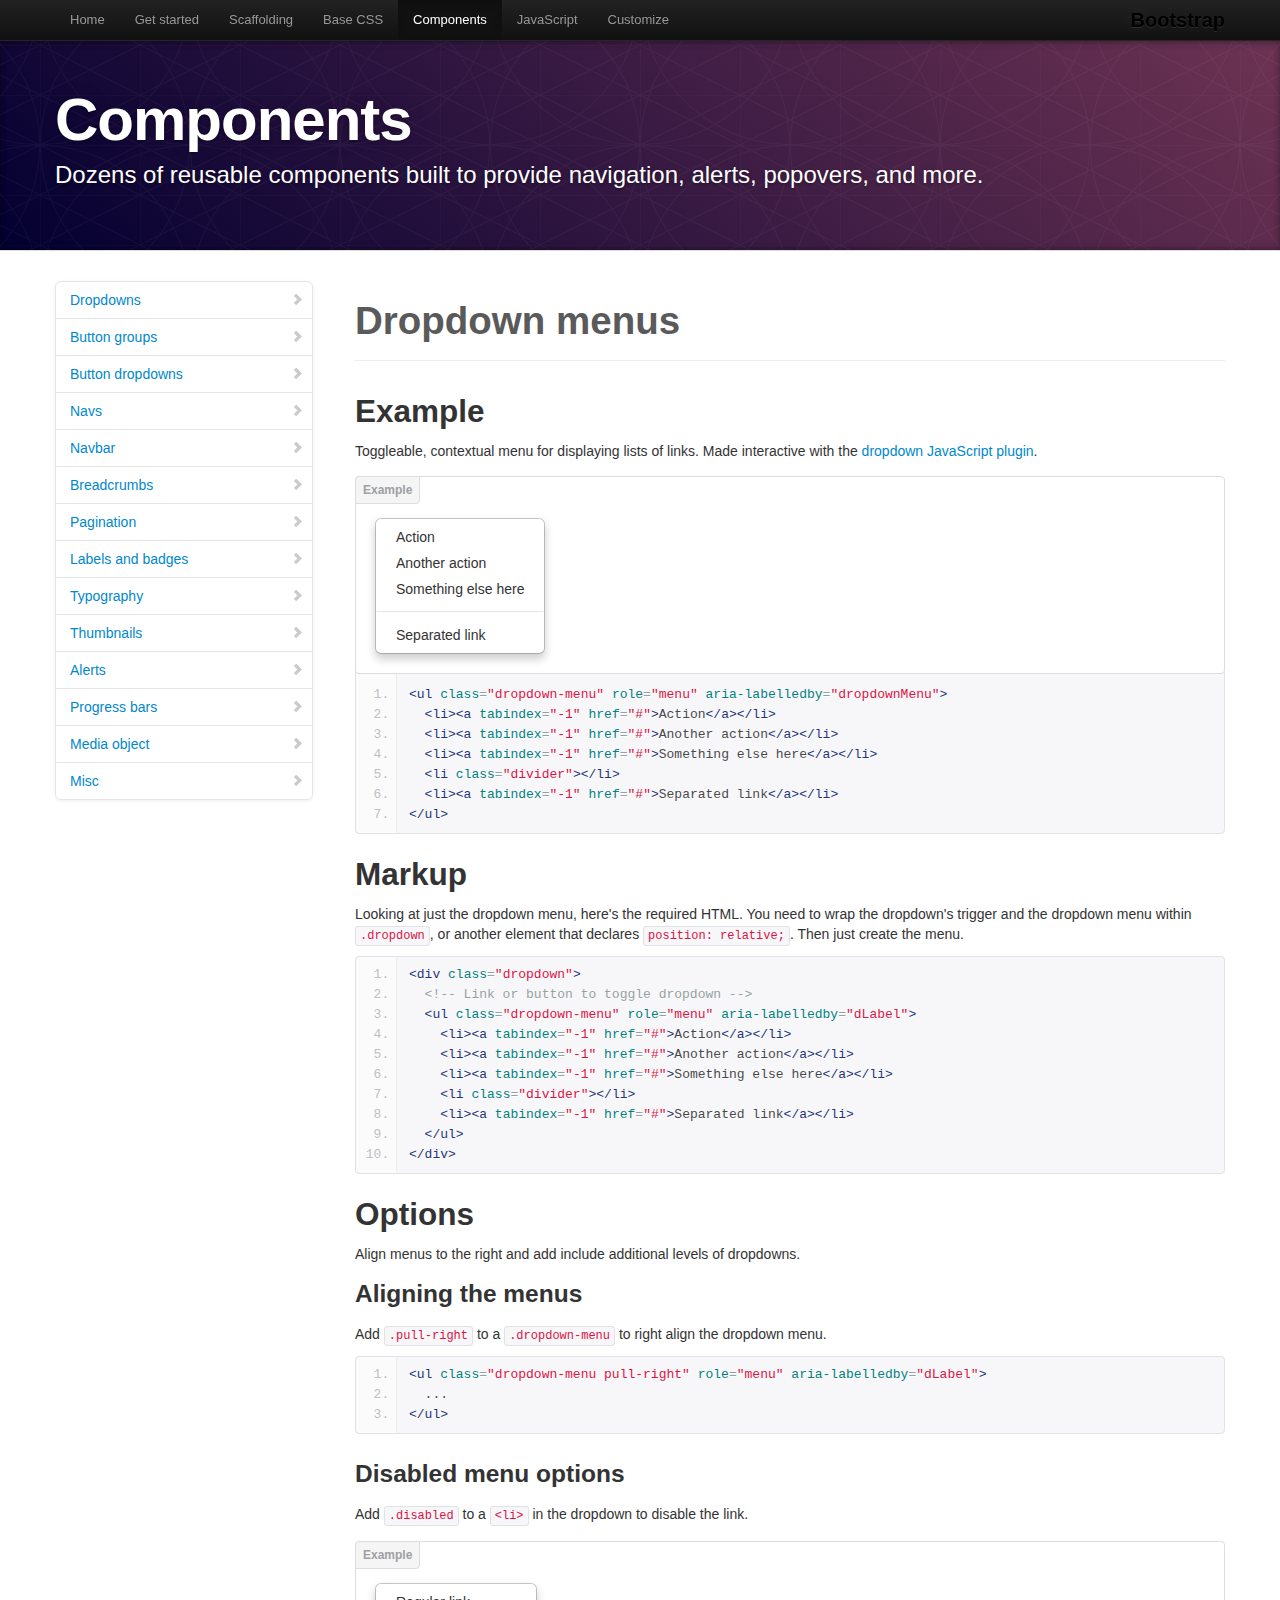
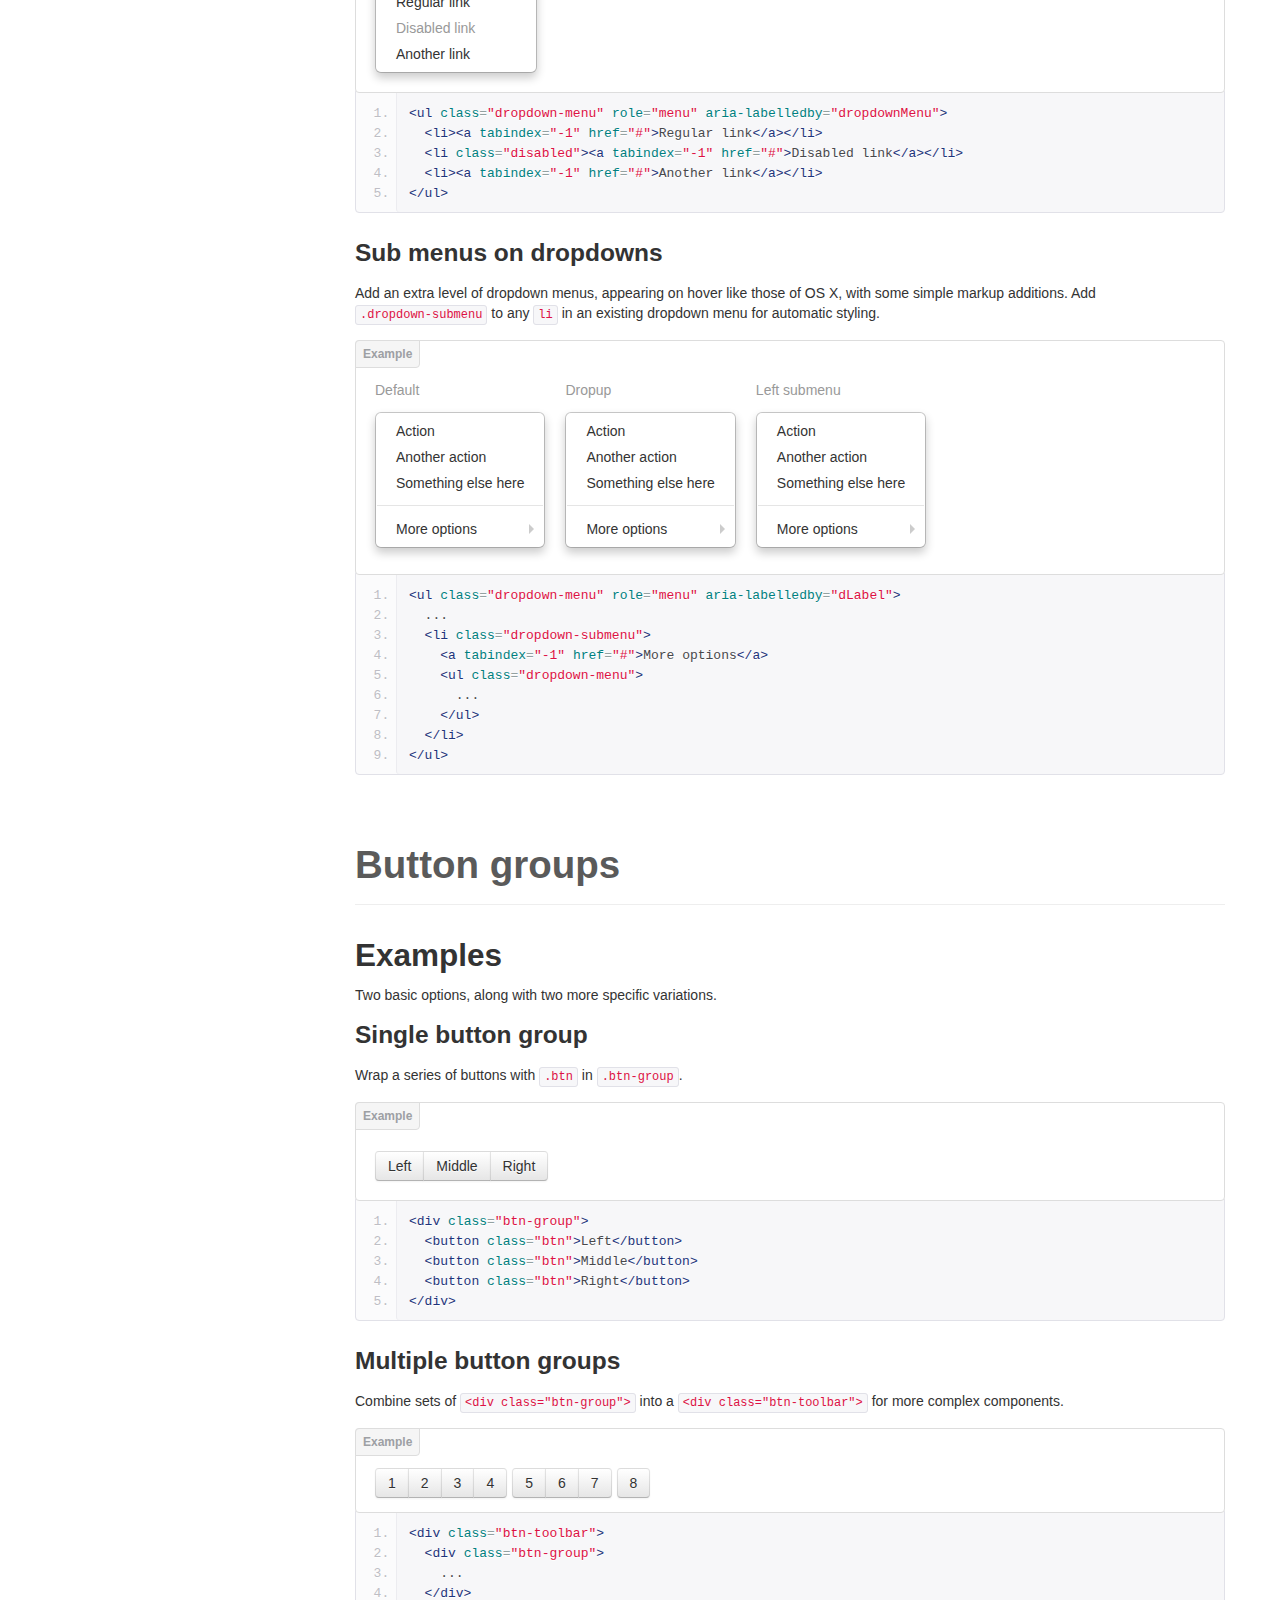
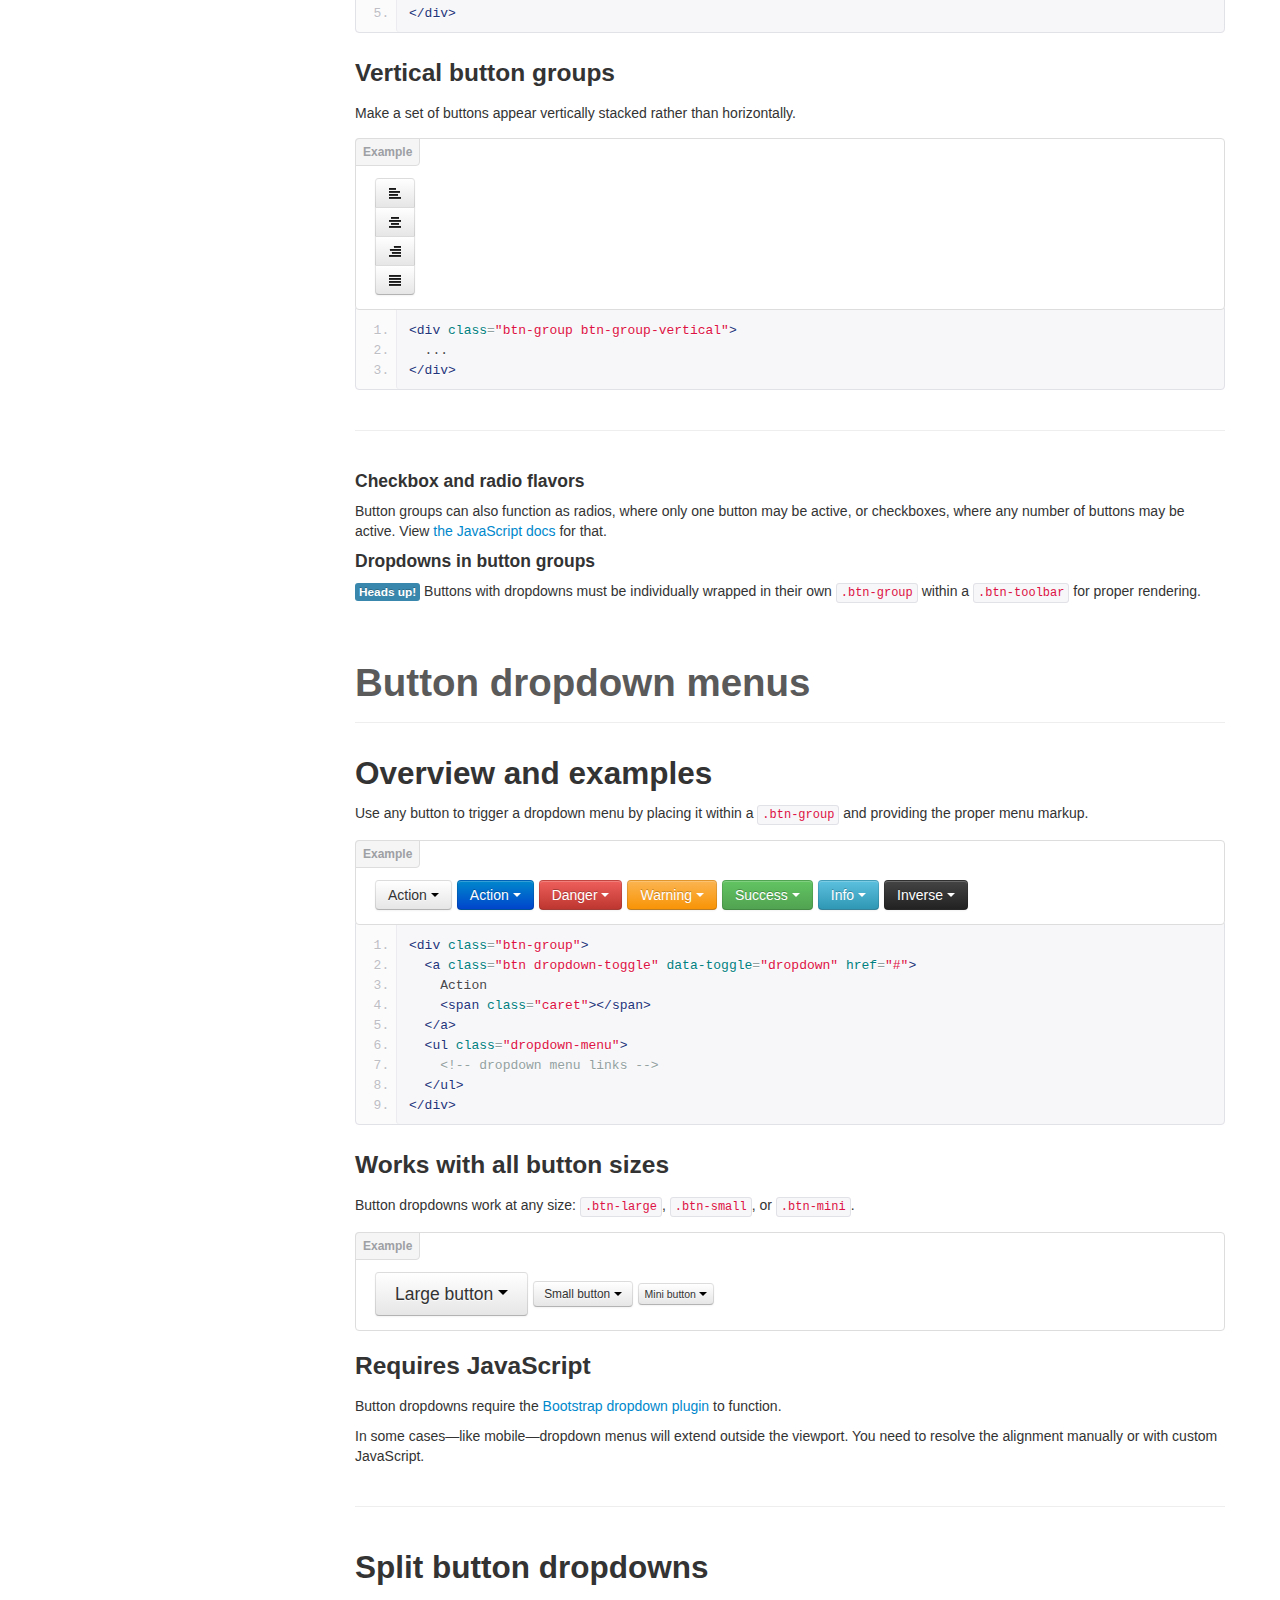
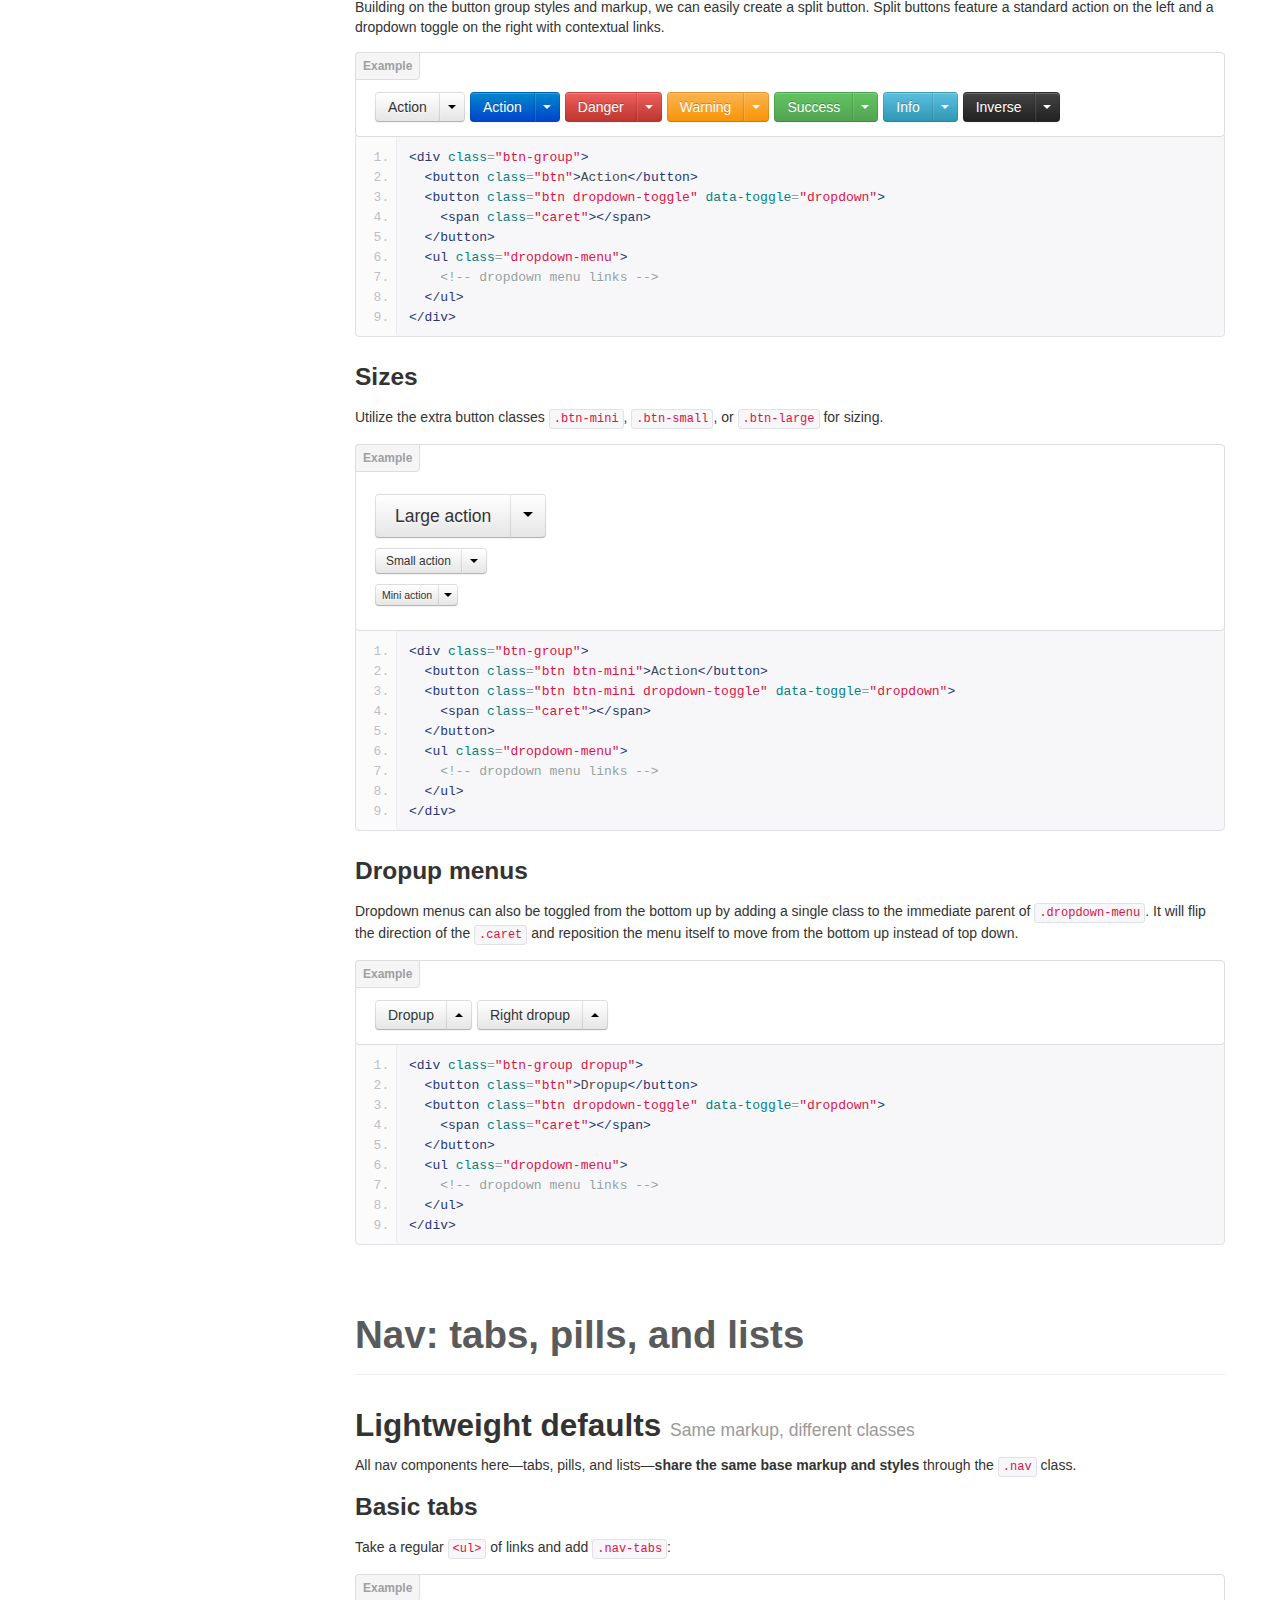
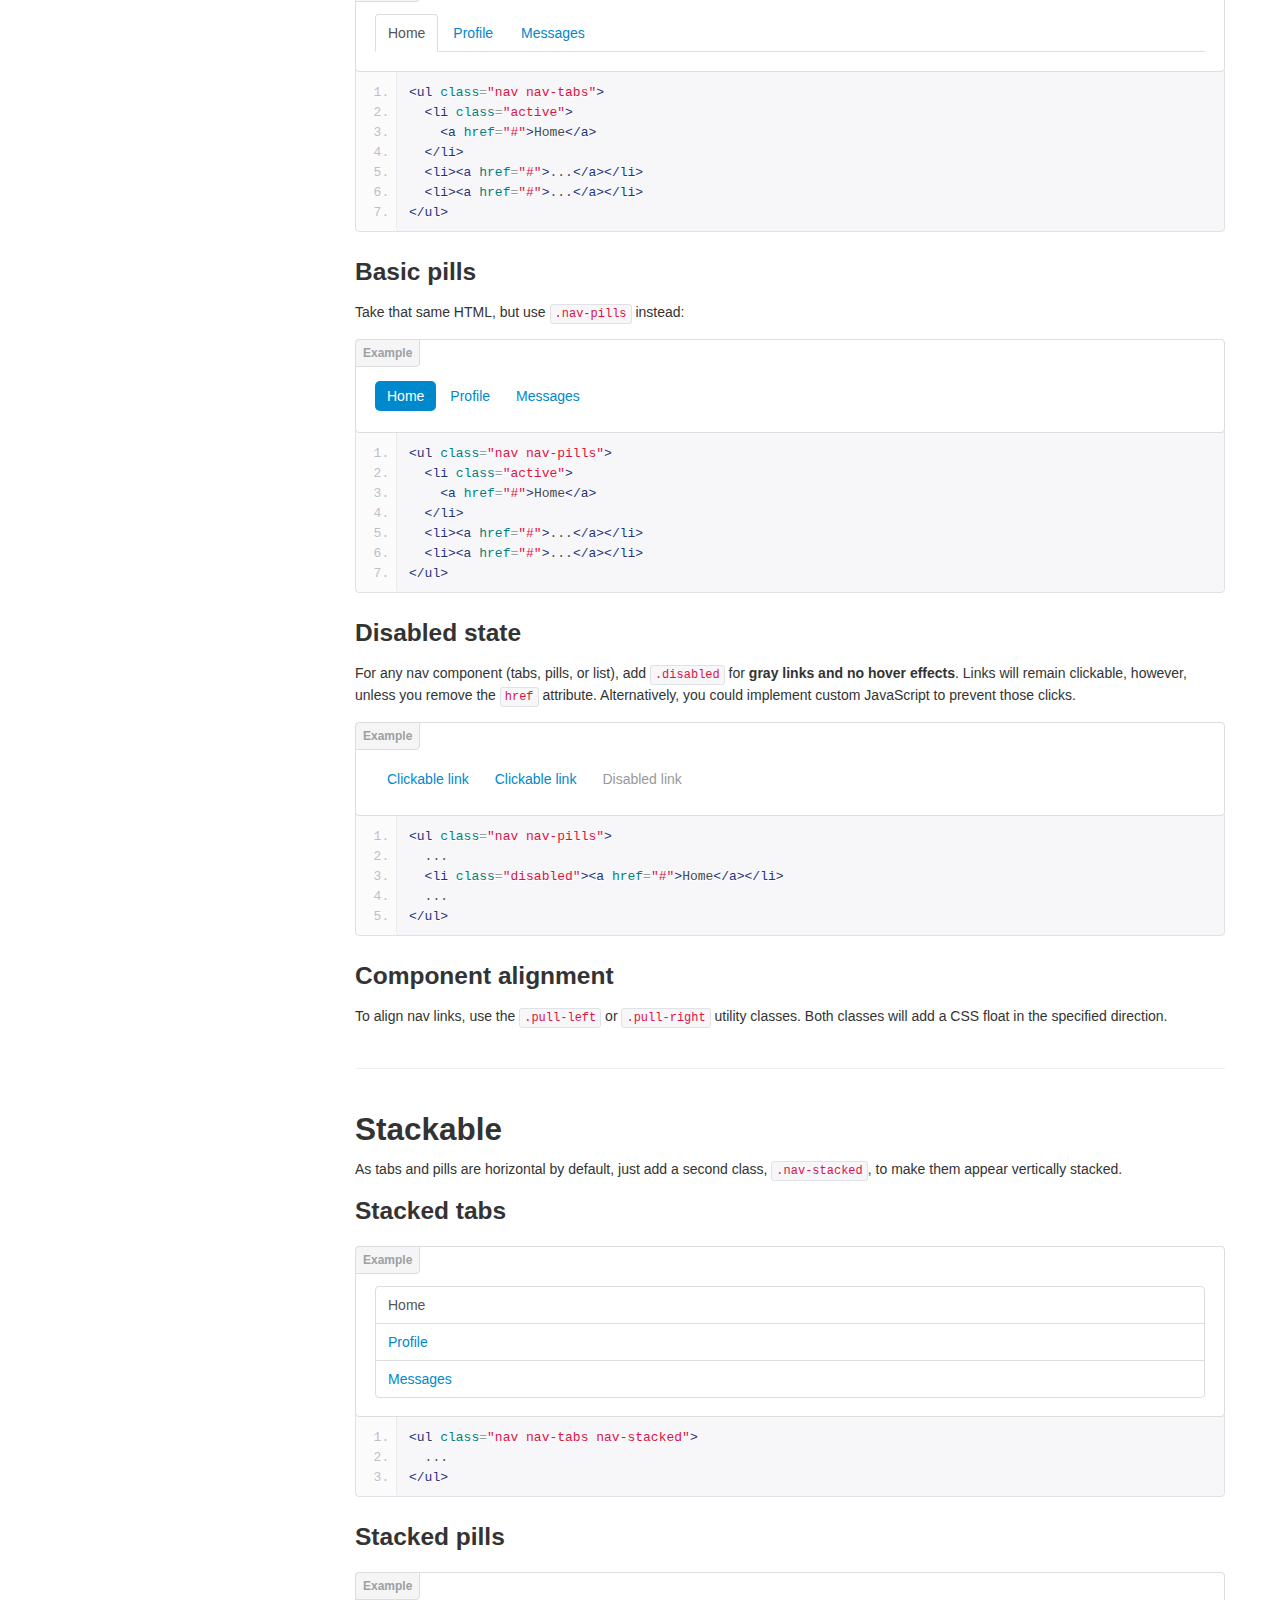
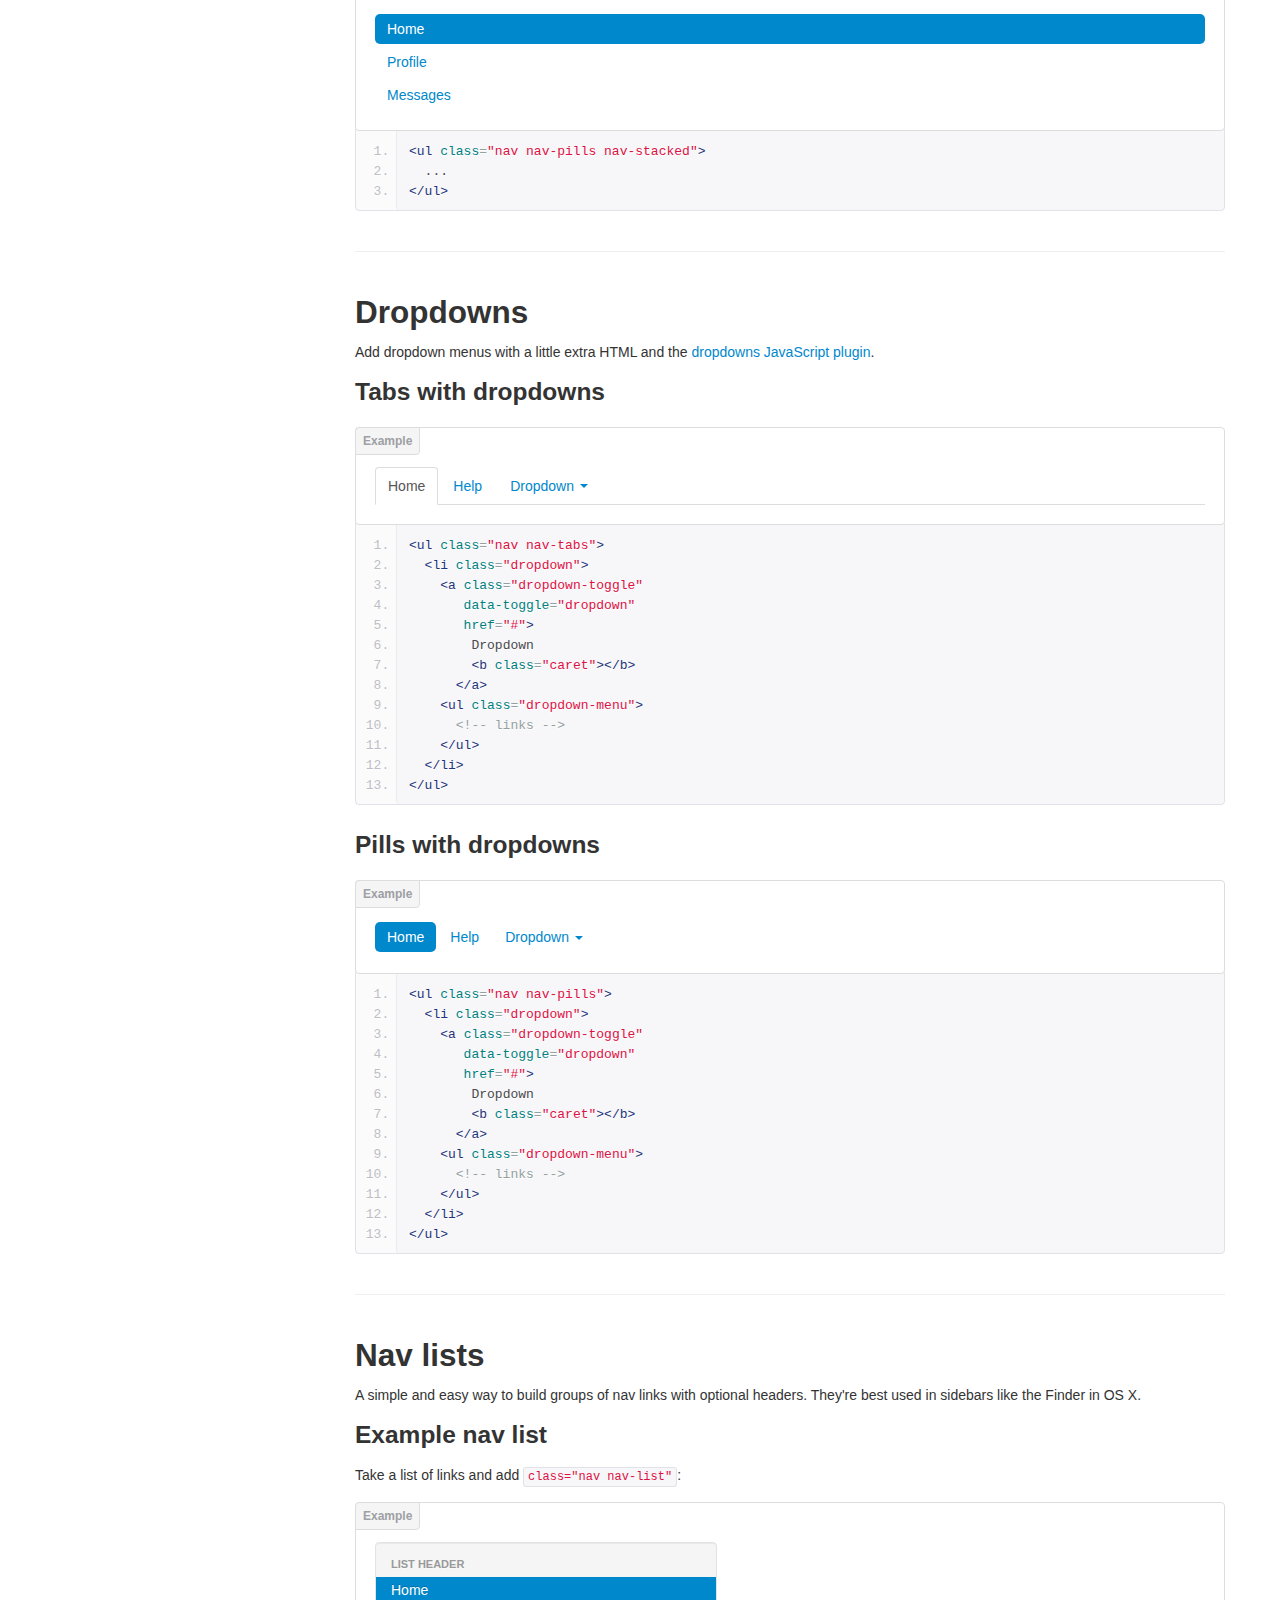
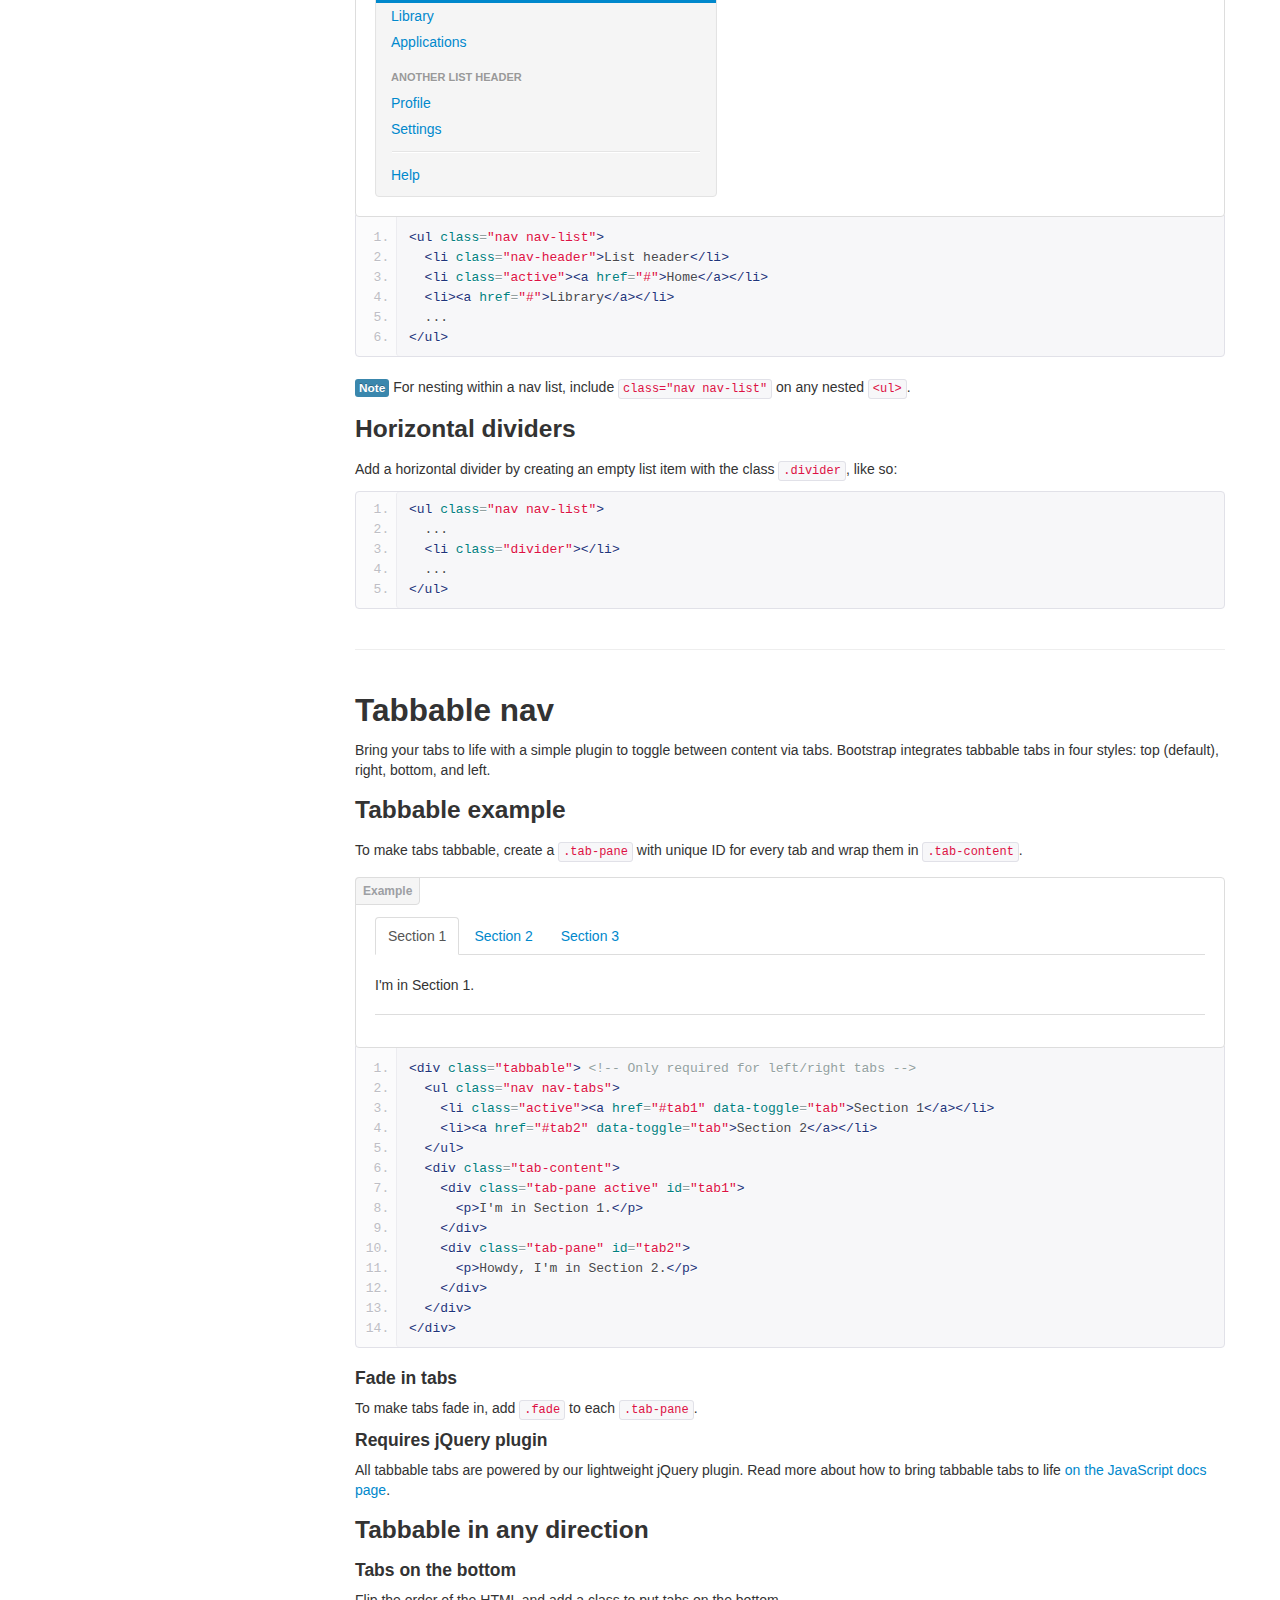
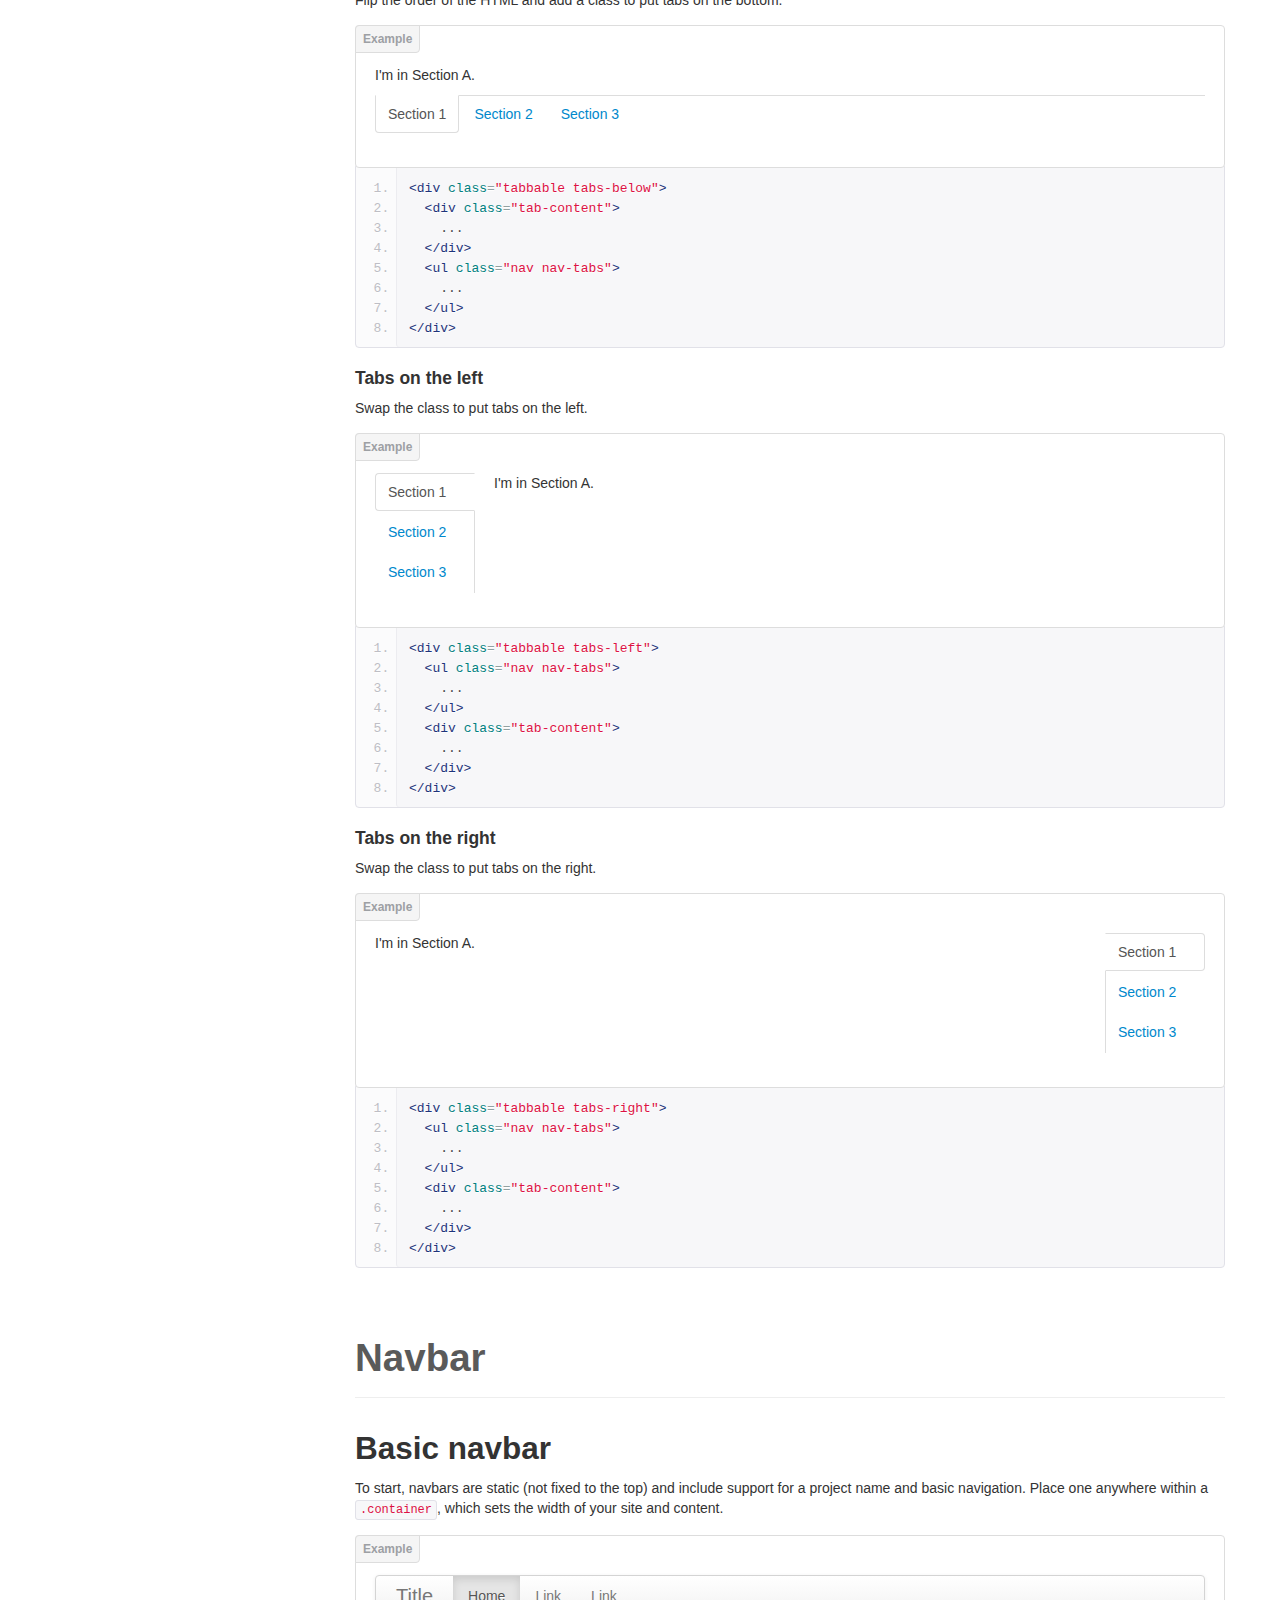
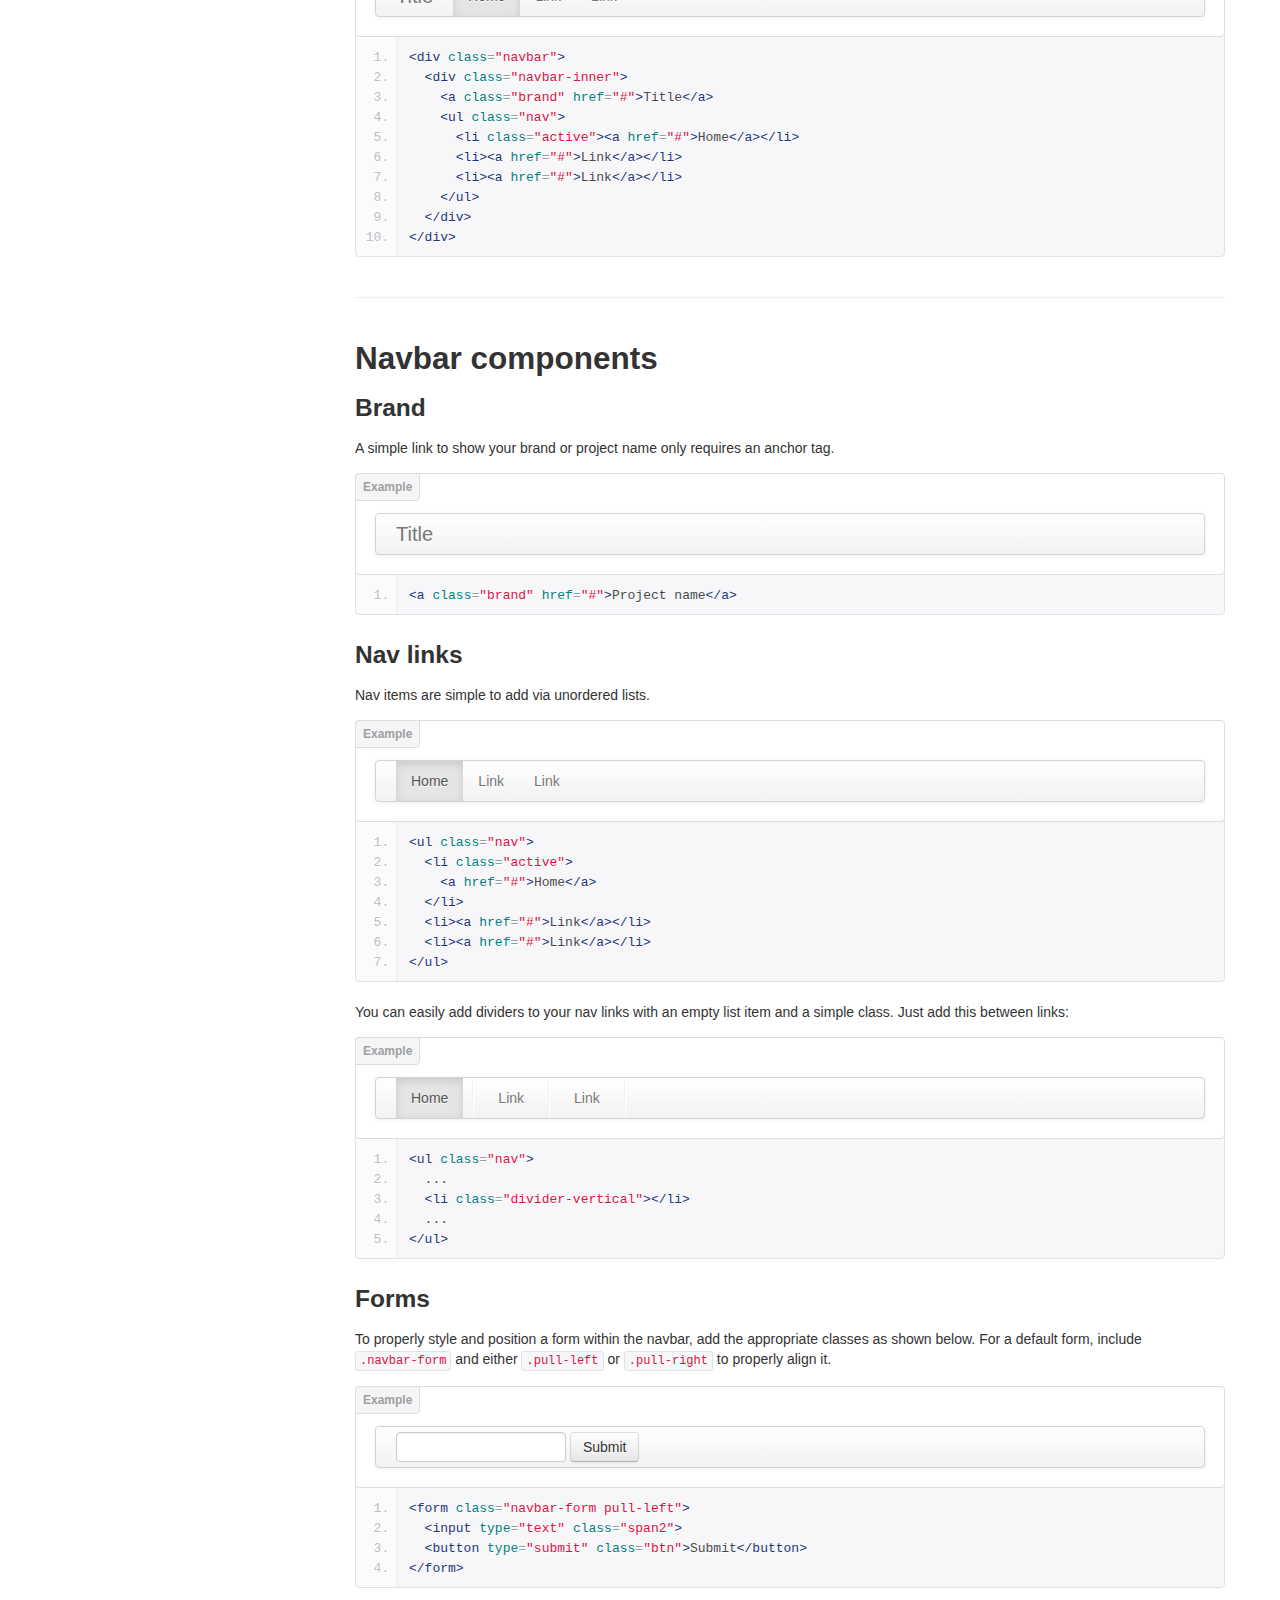
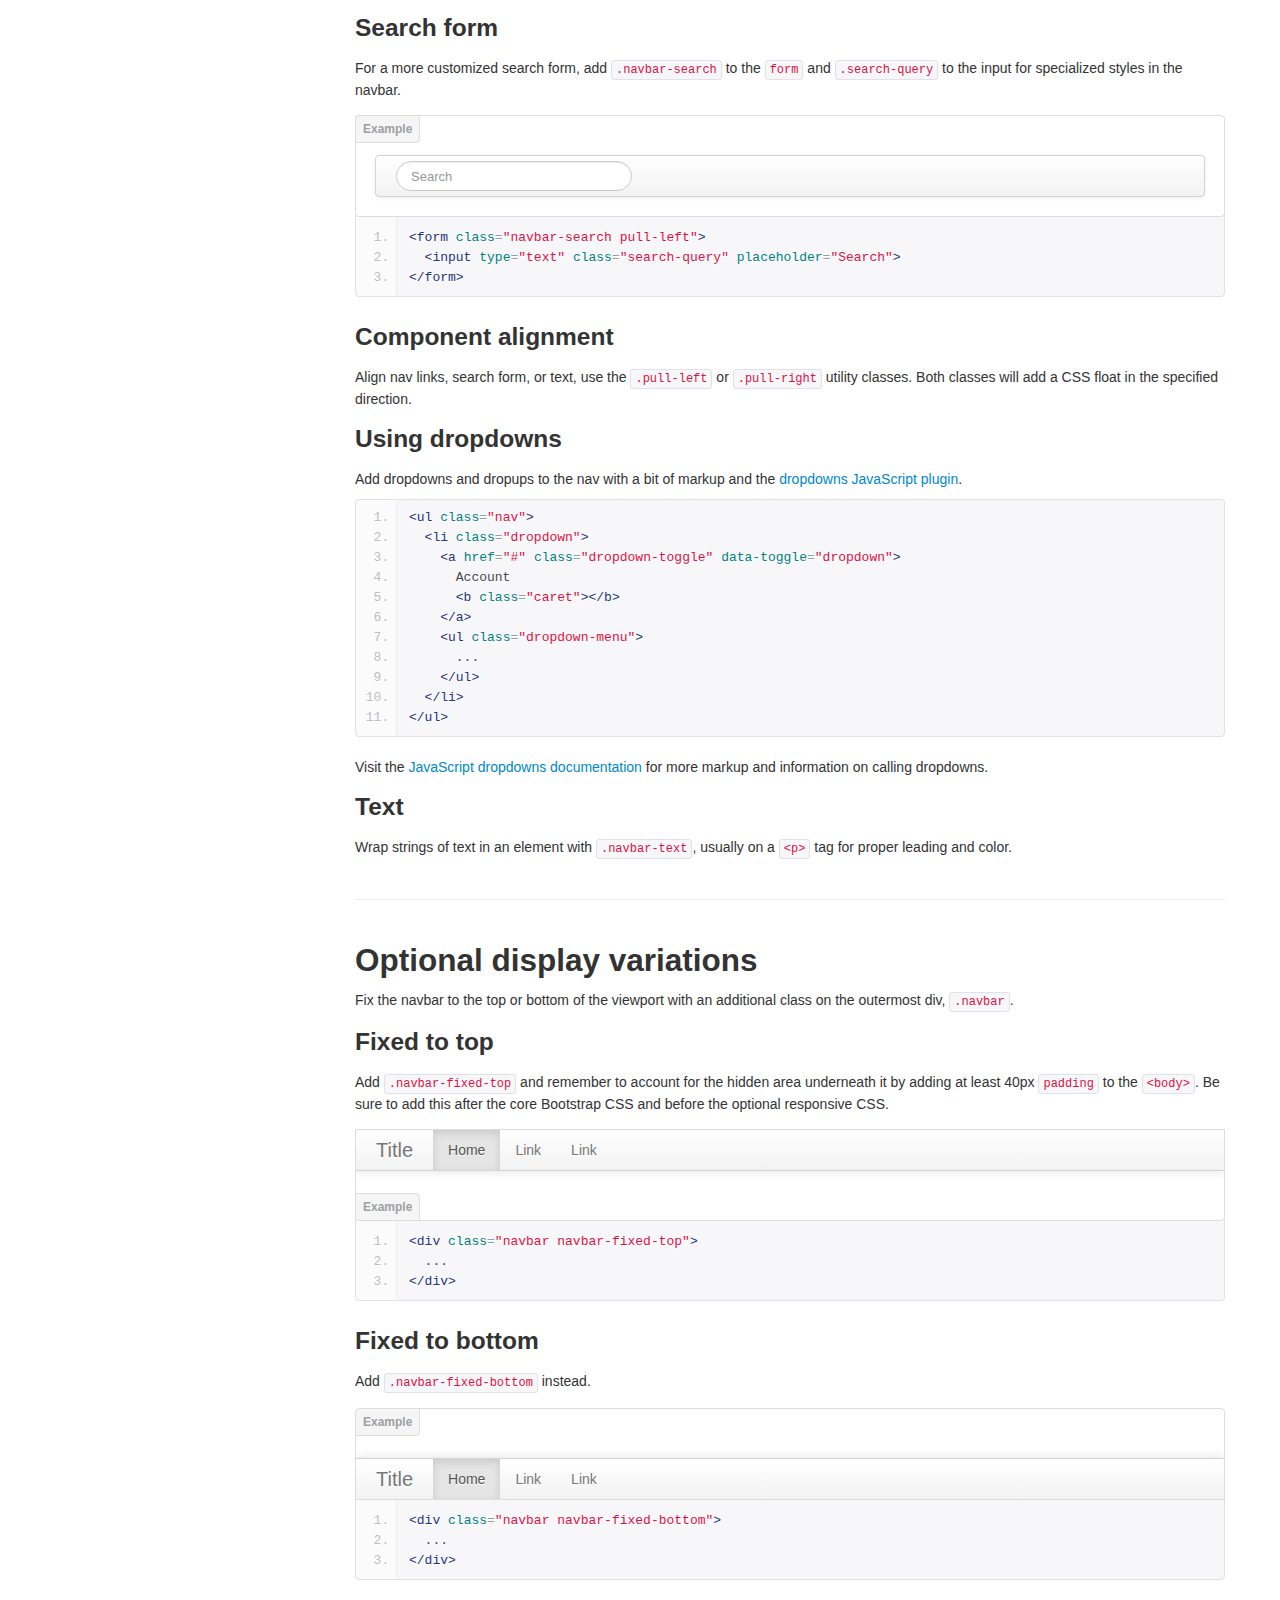
<file: bootstrap/docs/components.html>
<!DOCTYPE html>
<html lang="en">
  <head>
    <meta charset="utf-8">
    <title>Components · Bootstrap</title>
    <meta name="viewport" content="width=device-width, initial-scale=1.0">
    <meta name="description" content="">
    <meta name="author" content="">

    <!-- Le styles -->
    <link href="assets/css/bootstrap.css" rel="stylesheet">
    <link href="assets/css/bootstrap-responsive.css" rel="stylesheet">
    <link href="assets/css/docs.css" rel="stylesheet">
    <link href="assets/js/google-code-prettify/prettify.css" rel="stylesheet">

    <!-- Le HTML5 shim, for IE6-8 support of HTML5 elements -->
    <!--[if lt IE 9]>
      <script src="assets/js/html5shiv.js"></script>
    <![endif]-->

    <!-- Le fav and touch icons -->
    <link rel="apple-touch-icon-precomposed" sizes="144x144" href="assets/ico/apple-touch-icon-144-precomposed.png">
    <link rel="apple-touch-icon-precomposed" sizes="114x114" href="assets/ico/apple-touch-icon-114-precomposed.png">
      <link rel="apple-touch-icon-precomposed" sizes="72x72" href="assets/ico/apple-touch-icon-72-precomposed.png">
                    <link rel="apple-touch-icon-precomposed" href="assets/ico/apple-touch-icon-57-precomposed.png">
                                   <link rel="shortcut icon" href="assets/ico/favicon.png">

    <script type="text/javascript">
      var _gaq = _gaq || [];
      _gaq.push(['_setAccount', 'UA-146052-10']);
      _gaq.push(['_trackPageview']);
      (function() {
        var ga = document.createElement('script'); ga.type = 'text/javascript'; ga.async = true;
        ga.src = ('https:' == document.location.protocol ? 'https://ssl' : 'http://www') + '.google-analytics.com/ga.js';
        var s = document.getElementsByTagName('script')[0]; s.parentNode.insertBefore(ga, s);
      })();
    </script>
  </head>

  <body data-spy="scroll" data-target=".bs-docs-sidebar">

    <!-- Navbar
    ================================================== -->
    <div class="navbar navbar-inverse navbar-fixed-top">
      <div class="navbar-inner">
        <div class="container">
          <button type="button" class="btn btn-navbar" data-toggle="collapse" data-target=".nav-collapse">
            <span class="icon-bar"></span>
            <span class="icon-bar"></span>
            <span class="icon-bar"></span>
          </button>
          <a class="brand" href="./index.html">Bootstrap</a>
          <div class="nav-collapse collapse">
            <ul class="nav">
              <li class="">
                <a href="./index.html">Home</a>
              </li>
              <li class="">
                <a href="./getting-started.html">Get started</a>
              </li>
              <li class="">
                <a href="./scaffolding.html">Scaffolding</a>
              </li>
              <li class="">
                <a href="./base-css.html">Base CSS</a>
              </li>
              <li class="active">
                <a href="./components.html">Components</a>
              </li>
              <li class="">
                <a href="./javascript.html">JavaScript</a>
              </li>
              <li class="">
                <a href="./customize.html">Customize</a>
              </li>
            </ul>
          </div>
        </div>
      </div>
    </div>

<!-- Subhead
================================================== -->
<header class="jumbotron subhead" id="overview">
  <div class="container">
    <h1>Components</h1>
    <p class="lead">Dozens of reusable components built to provide navigation, alerts, popovers, and more.</p>
  </div>
</header>


  <div class="container">

    <!-- Docs nav
    ================================================== -->
    <div class="row">
      <div class="span3 bs-docs-sidebar">
        <ul class="nav nav-list bs-docs-sidenav">
          <li><a href="#dropdowns"><i class="icon-chevron-right"></i> Dropdowns</a></li>
          <li><a href="#buttonGroups"><i class="icon-chevron-right"></i> Button groups</a></li>
          <li><a href="#buttonDropdowns"><i class="icon-chevron-right"></i> Button dropdowns</a></li>
          <li><a href="#navs"><i class="icon-chevron-right"></i> Navs</a></li>
          <li><a href="#navbar"><i class="icon-chevron-right"></i> Navbar</a></li>
          <li><a href="#breadcrumbs"><i class="icon-chevron-right"></i> Breadcrumbs</a></li>
          <li><a href="#pagination"><i class="icon-chevron-right"></i> Pagination</a></li>
          <li><a href="#labels-badges"><i class="icon-chevron-right"></i> Labels and badges</a></li>
          <li><a href="#typography"><i class="icon-chevron-right"></i> Typography</a></li>
          <li><a href="#thumbnails"><i class="icon-chevron-right"></i> Thumbnails</a></li>
          <li><a href="#alerts"><i class="icon-chevron-right"></i> Alerts</a></li>
          <li><a href="#progress"><i class="icon-chevron-right"></i> Progress bars</a></li>
          <li><a href="#media"><i class="icon-chevron-right"></i> Media object</a></li>
          <li><a href="#misc"><i class="icon-chevron-right"></i> Misc</a></li>
        </ul>
      </div>
      <div class="span9">



        <!-- Dropdowns
        ================================================== -->
        <section id="dropdowns">
          <div class="page-header">
            <h1>Dropdown menus</h1>
          </div>

          <h2>Example</h2>
          <p>Toggleable, contextual menu for displaying lists of links. Made interactive with the <a href="./javascript.html#dropdowns">dropdown JavaScript plugin</a>.</p>
          <div class="bs-docs-example">
            <div class="dropdown clearfix">
              <ul class="dropdown-menu" role="menu" aria-labelledby="dropdownMenu" style="display: block; position: static; margin-bottom: 5px; *width: 180px;">
                <li><a tabindex="-1" href="#">Action</a></li>
                <li><a tabindex="-1" href="#">Another action</a></li>
                <li><a tabindex="-1" href="#">Something else here</a></li>
                <li class="divider"></li>
                <li><a tabindex="-1" href="#">Separated link</a></li>
              </ul>
            </div>
          </div>
<pre class="prettyprint linenums">
&lt;ul class="dropdown-menu" role="menu" aria-labelledby="dropdownMenu"&gt;
  &lt;li&gt;&lt;a tabindex="-1" href="#"&gt;Action&lt;/a&gt;&lt;/li&gt;
  &lt;li&gt;&lt;a tabindex="-1" href="#"&gt;Another action&lt;/a&gt;&lt;/li&gt;
  &lt;li&gt;&lt;a tabindex="-1" href="#"&gt;Something else here&lt;/a&gt;&lt;/li&gt;
  &lt;li class="divider"&gt;&lt;/li&gt;
  &lt;li&gt;&lt;a tabindex="-1" href="#"&gt;Separated link&lt;/a&gt;&lt;/li&gt;
&lt;/ul&gt;
</pre>

          <h2>Markup</h2>
          <p>Looking at just the dropdown menu, here's the required HTML. You need to wrap the dropdown's trigger and the dropdown menu within <code>.dropdown</code>, or another element that declares <code>position: relative;</code>. Then just create the menu.</p>

<pre class="prettyprint linenums">
&lt;div class="dropdown"&gt;
  &lt;!-- Link or button to toggle dropdown --&gt;
  &lt;ul class="dropdown-menu" role="menu" aria-labelledby="dLabel"&gt;
    &lt;li&gt;&lt;a tabindex="-1" href="#"&gt;Action&lt;/a&gt;&lt;/li&gt;
    &lt;li&gt;&lt;a tabindex="-1" href="#"&gt;Another action&lt;/a&gt;&lt;/li&gt;
    &lt;li&gt;&lt;a tabindex="-1" href="#"&gt;Something else here&lt;/a&gt;&lt;/li&gt;
    &lt;li class="divider"&gt;&lt;/li&gt;
    &lt;li&gt;&lt;a tabindex="-1" href="#"&gt;Separated link&lt;/a&gt;&lt;/li&gt;
  &lt;/ul&gt;
&lt;/div&gt;
</pre>

          <h2>Options</h2>
          <p>Align menus to the right and add include additional levels of dropdowns.</p>

          <h3>Aligning the menus</h3>
          <p>Add <code>.pull-right</code> to a <code>.dropdown-menu</code> to right align the dropdown menu.</p>
<pre class="prettyprint linenums">
&lt;ul class="dropdown-menu pull-right" role="menu" aria-labelledby="dLabel"&gt;
  ...
&lt;/ul&gt;
</pre>

          <h3>Disabled menu options</h3>
          <p>Add <code>.disabled</code> to a <code>&lt;li&gt;</code> in the dropdown to disable the link.</p>
          <div class="bs-docs-example">
            <div class="dropdown clearfix">
              <ul class="dropdown-menu" role="menu" aria-labelledby="dropdownMenu" style="display: block; position: static; margin-bottom: 5px; *width: 180px;">
                <li><a tabindex="-1" href="#">Regular link</a></li>
                <li class="disabled"><a tabindex="-1" href="#">Disabled link</a></li>
                <li><a tabindex="-1" href="#">Another link</a></li>
              </ul>
            </div>
          </div>
<pre class="prettyprint linenums">
&lt;ul class="dropdown-menu" role="menu" aria-labelledby="dropdownMenu"&gt;
  &lt;li&gt;&lt;a tabindex="-1" href="#"&gt;Regular link&lt;/a&gt;&lt;/li&gt;
  &lt;li class="disabled"&gt;&lt;a tabindex="-1" href="#"&gt;Disabled link&lt;/a&gt;&lt;/li&gt;
  &lt;li&gt;&lt;a tabindex="-1" href="#"&gt;Another link&lt;/a&gt;&lt;/li&gt;
&lt;/ul&gt;
</pre>

          <h3>Sub menus on dropdowns</h3>
          <p>Add an extra level of dropdown menus, appearing on hover like those of OS X, with some simple markup additions. Add <code>.dropdown-submenu</code> to any <code>li</code> in an existing dropdown menu for automatic styling.</p>
          <div class="bs-docs-example bs-docs-example-submenus">

            <div class="pull-left">
              <p class="muted">Default</p>
              <div class="dropdown clearfix">
                <ul class="dropdown-menu" role="menu" aria-labelledby="dropdownMenu">
                  <li><a tabindex="-1" href="#">Action</a></li>
                  <li><a tabindex="-1" href="#">Another action</a></li>
                  <li><a tabindex="-1" href="#">Something else here</a></li>
                  <li class="divider"></li>
                  <li class="dropdown-submenu">
                    <a tabindex="-1" href="#">More options</a>
                    <ul class="dropdown-menu">
                      <li><a tabindex="-1" href="#">Second level link</a></li>
                      <li><a tabindex="-1" href="#">Second level link</a></li>
                      <li><a tabindex="-1" href="#">Second level link</a></li>
                      <li><a tabindex="-1" href="#">Second level link</a></li>
                      <li><a tabindex="-1" href="#">Second level link</a></li>
                    </ul>
                  </li>
                </ul>
              </div>
            </div>

            <div class="pull-left">
              <p class="muted">Dropup</p>
              <div class="dropup">
                <ul class="dropdown-menu" role="menu" aria-labelledby="dropdownMenu">
                  <li><a tabindex="-1" href="#">Action</a></li>
                  <li><a tabindex="-1" href="#">Another action</a></li>
                  <li><a tabindex="-1" href="#">Something else here</a></li>
                  <li class="divider"></li>
                  <li class="dropdown-submenu">
                    <a tabindex="-1" href="#">More options</a>
                    <ul class="dropdown-menu">
                      <li><a tabindex="-1" href="#">Second level link</a></li>
                      <li><a tabindex="-1" href="#">Second level link</a></li>
                      <li><a tabindex="-1" href="#">Second level link</a></li>
                      <li><a tabindex="-1" href="#">Second level link</a></li>
                      <li><a tabindex="-1" href="#">Second level link</a></li>
                    </ul>
                  </li>
                </ul>
              </div>
            </div>

            <div class="pull-left">
              <p class="muted">Left submenu</p>
              <div class="dropdown">
                <ul class="dropdown-menu" role="menu" aria-labelledby="dropdownMenu">
                  <li><a tabindex="-1" href="#">Action</a></li>
                  <li><a tabindex="-1" href="#">Another action</a></li>
                  <li><a tabindex="-1" href="#">Something else here</a></li>
                  <li class="divider"></li>
                  <li class="dropdown-submenu pull-left">
                    <a tabindex="-1" href="#">More options</a>
                    <ul class="dropdown-menu">
                      <li><a tabindex="-1" href="#">Second level link</a></li>
                      <li><a tabindex="-1" href="#">Second level link</a></li>
                      <li><a tabindex="-1" href="#">Second level link</a></li>
                      <li><a tabindex="-1" href="#">Second level link</a></li>
                      <li><a tabindex="-1" href="#">Second level link</a></li>
                    </ul>
                  </li>
                </ul>
              </div>
            </div>

          </div>
<pre class="prettyprint linenums">
&lt;ul class="dropdown-menu" role="menu" aria-labelledby="dLabel"&gt;
  ...
  &lt;li class="dropdown-submenu"&gt;
    &lt;a tabindex="-1" href="#"&gt;More options&lt;/a&gt;
    &lt;ul class="dropdown-menu"&gt;
      ...
    &lt;/ul&gt;
  &lt;/li&gt;
&lt;/ul&gt;
</pre>

        </section>




        <!-- Button Groups
        ================================================== -->
        <section id="buttonGroups">
          <div class="page-header">
            <h1>Button groups</h1>
          </div>

          <h2>Examples</h2>
          <p>Two basic options, along with two more specific variations.</p>

          <h3>Single button group</h3>
          <p>Wrap a series of buttons with <code>.btn</code> in <code>.btn-group</code>.</p>
          <div class="bs-docs-example">
            <div class="btn-group" style="margin: 9px 0 5px;">
              <button class="btn">Left</button>
              <button class="btn">Middle</button>
              <button class="btn">Right</button>
            </div>
          </div>
<pre class="prettyprint linenums">
&lt;div class="btn-group"&gt;
  &lt;button class="btn"&gt;Left&lt;/button&gt;
  &lt;button class="btn"&gt;Middle&lt;/button&gt;
  &lt;button class="btn"&gt;Right&lt;/button&gt;
&lt;/div&gt;
</pre>

          <h3>Multiple button groups</h3>
          <p>Combine sets of <code>&lt;div class="btn-group"&gt;</code> into a <code>&lt;div class="btn-toolbar"&gt;</code> for more complex components.</p>
          <div class="bs-docs-example">
            <div class="btn-toolbar" style="margin: 0;">
              <div class="btn-group">
                <button class="btn">1</button>
                <button class="btn">2</button>
                <button class="btn">3</button>
                <button class="btn">4</button>
              </div>
              <div class="btn-group">
                <button class="btn">5</button>
                <button class="btn">6</button>
                <button class="btn">7</button>
              </div>
              <div class="btn-group">
                <button class="btn">8</button>
              </div>
            </div>
          </div>
<pre class="prettyprint linenums">
&lt;div class="btn-toolbar"&gt;
  &lt;div class="btn-group"&gt;
    ...
  &lt;/div&gt;
&lt;/div&gt;
</pre>

          <h3>Vertical button groups</h3>
          <p>Make a set of buttons appear vertically stacked rather than horizontally.</p>
          <div class="bs-docs-example">
            <div class="btn-group btn-group-vertical">
              <button type="button" class="btn"><i class="icon-align-left"></i></button>
              <button type="button" class="btn"><i class="icon-align-center"></i></button>
              <button type="button" class="btn"><i class="icon-align-right"></i></button>
              <button type="button" class="btn"><i class="icon-align-justify"></i></button>
            </div>
          </div>
<pre class="prettyprint linenums">
&lt;div class="btn-group btn-group-vertical"&gt;
  ...
&lt;/div&gt;
</pre>


          <hr class="bs-docs-separator">


          <h4>Checkbox and radio flavors</h4>
          <p>Button groups can also function as radios, where only one button may be active, or checkboxes, where any number of buttons may be active. View <a href="./javascript.html#buttons">the JavaScript docs</a> for that.</p>

          <h4>Dropdowns in button groups</h4>
          <p><span class="label label-info">Heads up!</span> Buttons with dropdowns must be individually wrapped in their own <code>.btn-group</code> within a <code>.btn-toolbar</code> for proper rendering.</p>
        </section>



        <!-- Split button dropdowns
        ================================================== -->
        <section id="buttonDropdowns">
          <div class="page-header">
            <h1>Button dropdown menus</h1>
          </div>


          <h2>Overview and examples</h2>
          <p>Use any button to trigger a dropdown menu by placing it within a <code>.btn-group</code> and providing the proper menu markup.</p>
          <div class="bs-docs-example">
            <div class="btn-toolbar" style="margin: 0;">
              <div class="btn-group">
                <button class="btn dropdown-toggle" data-toggle="dropdown">Action <span class="caret"></span></button>
                <ul class="dropdown-menu">
                  <li><a href="#">Action</a></li>
                  <li><a href="#">Another action</a></li>
                  <li><a href="#">Something else here</a></li>
                  <li class="divider"></li>
                  <li><a href="#">Separated link</a></li>
                </ul>
              </div><!-- /btn-group -->
              <div class="btn-group">
                <button class="btn btn-primary dropdown-toggle" data-toggle="dropdown">Action <span class="caret"></span></button>
                <ul class="dropdown-menu">
                  <li><a href="#">Action</a></li>
                  <li><a href="#">Another action</a></li>
                  <li><a href="#">Something else here</a></li>
                  <li class="divider"></li>
                  <li><a href="#">Separated link</a></li>
                </ul>
              </div><!-- /btn-group -->
              <div class="btn-group">
                <button class="btn btn-danger dropdown-toggle" data-toggle="dropdown">Danger <span class="caret"></span></button>
                <ul class="dropdown-menu">
                  <li><a href="#">Action</a></li>
                  <li><a href="#">Another action</a></li>
                  <li><a href="#">Something else here</a></li>
                  <li class="divider"></li>
                  <li><a href="#">Separated link</a></li>
                </ul>
              </div><!-- /btn-group -->
              <div class="btn-group">
                <button class="btn btn-warning dropdown-toggle" data-toggle="dropdown">Warning <span class="caret"></span></button>
                <ul class="dropdown-menu">
                  <li><a href="#">Action</a></li>
                  <li><a href="#">Another action</a></li>
                  <li><a href="#">Something else here</a></li>
                  <li class="divider"></li>
                  <li><a href="#">Separated link</a></li>
                </ul>
              </div><!-- /btn-group -->
              <div class="btn-group">
                <button class="btn btn-success dropdown-toggle" data-toggle="dropdown">Success <span class="caret"></span></button>
                <ul class="dropdown-menu">
                  <li><a href="#">Action</a></li>
                  <li><a href="#">Another action</a></li>
                  <li><a href="#">Something else here</a></li>
                  <li class="divider"></li>
                  <li><a href="#">Separated link</a></li>
                </ul>
              </div><!-- /btn-group -->
              <div class="btn-group">
                <button class="btn btn-info dropdown-toggle" data-toggle="dropdown">Info <span class="caret"></span></button>
                <ul class="dropdown-menu">
                  <li><a href="#">Action</a></li>
                  <li><a href="#">Another action</a></li>
                  <li><a href="#">Something else here</a></li>
                  <li class="divider"></li>
                  <li><a href="#">Separated link</a></li>
                </ul>
              </div><!-- /btn-group -->
              <div class="btn-group">
                <button class="btn btn-inverse dropdown-toggle" data-toggle="dropdown">Inverse <span class="caret"></span></button>
                <ul class="dropdown-menu">
                  <li><a href="#">Action</a></li>
                  <li><a href="#">Another action</a></li>
                  <li><a href="#">Something else here</a></li>
                  <li class="divider"></li>
                  <li><a href="#">Separated link</a></li>
                </ul>
              </div><!-- /btn-group -->
            </div><!-- /btn-toolbar -->
          </div>
<pre class="prettyprint linenums">
&lt;div class="btn-group"&gt;
  &lt;a class="btn dropdown-toggle" data-toggle="dropdown" href="#"&gt;
    Action
    &lt;span class="caret"&gt;&lt;/span&gt;
  &lt;/a&gt;
  &lt;ul class="dropdown-menu"&gt;
    &lt;!-- dropdown menu links --&gt;
  &lt;/ul&gt;
&lt;/div&gt;
</pre>

          <h3>Works with all button sizes</h3>
          <p>Button dropdowns work at any size:  <code>.btn-large</code>, <code>.btn-small</code>, or <code>.btn-mini</code>.</p>
          <div class="bs-docs-example">
            <div class="btn-toolbar" style="margin: 0;">
              <div class="btn-group">
                <button class="btn btn-large dropdown-toggle" data-toggle="dropdown">Large button <span class="caret"></span></button>
                <ul class="dropdown-menu">
                  <li><a href="#">Action</a></li>
                  <li><a href="#">Another action</a></li>
                  <li><a href="#">Something else here</a></li>
                  <li class="divider"></li>
                  <li><a href="#">Separated link</a></li>
                </ul>
              </div><!-- /btn-group -->
              <div class="btn-group">
                <button class="btn btn-small dropdown-toggle" data-toggle="dropdown">Small button <span class="caret"></span></button>
                <ul class="dropdown-menu">
                  <li><a href="#">Action</a></li>
                  <li><a href="#">Another action</a></li>
                  <li><a href="#">Something else here</a></li>
                  <li class="divider"></li>
                  <li><a href="#">Separated link</a></li>
                </ul>
              </div><!-- /btn-group -->
              <div class="btn-group">
                <button class="btn btn-mini dropdown-toggle" data-toggle="dropdown">Mini button <span class="caret"></span></button>
                <ul class="dropdown-menu">
                  <li><a href="#">Action</a></li>
                  <li><a href="#">Another action</a></li>
                  <li><a href="#">Something else here</a></li>
                  <li class="divider"></li>
                  <li><a href="#">Separated link</a></li>
                </ul>
              </div><!-- /btn-group -->
            </div><!-- /btn-toolbar -->
          </div>

          <h3>Requires JavaScript</h3>
          <p>Button dropdowns require the <a href="./javascript.html#dropdowns">Bootstrap dropdown plugin</a> to function.</p>
          <p>In some cases&mdash;like mobile&mdash;dropdown menus will extend outside the viewport. You need to resolve the alignment manually or with custom JavaScript.</p>


          <hr class="bs-docs-separator">


          <h2>Split button dropdowns</h2>
          <p>Building on the button group styles and markup, we can easily create a split button. Split buttons feature a standard action on the left and a dropdown toggle on the right with contextual links.</p>
          <div class="bs-docs-example">
            <div class="btn-toolbar" style="margin: 0;">
              <div class="btn-group">
                <button class="btn">Action</button>
                <button class="btn dropdown-toggle" data-toggle="dropdown"><span class="caret"></span></button>
                <ul class="dropdown-menu">
                  <li><a href="#">Action</a></li>
                  <li><a href="#">Another action</a></li>
                  <li><a href="#">Something else here</a></li>
                  <li class="divider"></li>
                  <li><a href="#">Separated link</a></li>
                </ul>
              </div><!-- /btn-group -->
              <div class="btn-group">
                <button class="btn btn-primary">Action</button>
                <button class="btn btn-primary dropdown-toggle" data-toggle="dropdown"><span class="caret"></span></button>
                <ul class="dropdown-menu">
                  <li><a href="#">Action</a></li>
                  <li><a href="#">Another action</a></li>
                  <li><a href="#">Something else here</a></li>
                  <li class="divider"></li>
                  <li><a href="#">Separated link</a></li>
                </ul>
              </div><!-- /btn-group -->
              <div class="btn-group">
                <button class="btn btn-danger">Danger</button>
                <button class="btn btn-danger dropdown-toggle" data-toggle="dropdown"><span class="caret"></span></button>
                <ul class="dropdown-menu">
                  <li><a href="#">Action</a></li>
                  <li><a href="#">Another action</a></li>
                  <li><a href="#">Something else here</a></li>
                  <li class="divider"></li>
                  <li><a href="#">Separated link</a></li>
                </ul>
              </div><!-- /btn-group -->
              <div class="btn-group">
                <button class="btn btn-warning">Warning</button>
                <button class="btn btn-warning dropdown-toggle" data-toggle="dropdown"><span class="caret"></span></button>
                <ul class="dropdown-menu">
                  <li><a href="#">Action</a></li>
                  <li><a href="#">Another action</a></li>
                  <li><a href="#">Something else here</a></li>
                  <li class="divider"></li>
                  <li><a href="#">Separated link</a></li>
                </ul>
              </div><!-- /btn-group -->
              <div class="btn-group">
                <button class="btn btn-success">Success</button>
                <button class="btn btn-success dropdown-toggle" data-toggle="dropdown"><span class="caret"></span></button>
                <ul class="dropdown-menu">
                  <li><a href="#">Action</a></li>
                  <li><a href="#">Another action</a></li>
                  <li><a href="#">Something else here</a></li>
                  <li class="divider"></li>
                  <li><a href="#">Separated link</a></li>
                </ul>
              </div><!-- /btn-group -->
              <div class="btn-group">
                <button class="btn btn-info">Info</button>
                <button class="btn btn-info dropdown-toggle" data-toggle="dropdown"><span class="caret"></span></button>
                <ul class="dropdown-menu">
                  <li><a href="#">Action</a></li>
                  <li><a href="#">Another action</a></li>
                  <li><a href="#">Something else here</a></li>
                  <li class="divider"></li>
                  <li><a href="#">Separated link</a></li>
                </ul>
              </div><!-- /btn-group -->
              <div class="btn-group">
                <button class="btn btn-inverse">Inverse</button>
                <button class="btn btn-inverse dropdown-toggle" data-toggle="dropdown"><span class="caret"></span></button>
                <ul class="dropdown-menu">
                  <li><a href="#">Action</a></li>
                  <li><a href="#">Another action</a></li>
                  <li><a href="#">Something else here</a></li>
                  <li class="divider"></li>
                  <li><a href="#">Separated link</a></li>
                </ul>
              </div><!-- /btn-group -->
            </div><!-- /btn-toolbar -->
          </div>
<pre class="prettyprint linenums">
&lt;div class="btn-group"&gt;
  &lt;button class="btn"&gt;Action&lt;/button&gt;
  &lt;button class="btn dropdown-toggle" data-toggle="dropdown"&gt;
    &lt;span class="caret"&gt;&lt;/span&gt;
  &lt;/button&gt;
  &lt;ul class="dropdown-menu"&gt;
    &lt;!-- dropdown menu links --&gt;
  &lt;/ul&gt;
&lt;/div&gt;
</pre>

          <h3>Sizes</h3>
          <p>Utilize the extra button classes <code>.btn-mini</code>, <code>.btn-small</code>, or <code>.btn-large</code> for sizing.</p>
          <div class="bs-docs-example">
            <div class="btn-toolbar">
              <div class="btn-group">
                <button class="btn btn-large">Large action</button>
                <button class="btn btn-large dropdown-toggle" data-toggle="dropdown"><span class="caret"></span></button>
                <ul class="dropdown-menu">
                  <li><a href="#">Action</a></li>
                  <li><a href="#">Another action</a></li>
                  <li><a href="#">Something else here</a></li>
                  <li class="divider"></li>
                  <li><a href="#">Separated link</a></li>
                </ul>
              </div><!-- /btn-group -->
            </div><!-- /btn-toolbar -->
            <div class="btn-toolbar">
              <div class="btn-group">
                <button class="btn btn-small">Small action</button>
                <button class="btn btn-small dropdown-toggle" data-toggle="dropdown"><span class="caret"></span></button>
                <ul class="dropdown-menu">
                  <li><a href="#">Action</a></li>
                  <li><a href="#">Another action</a></li>
                  <li><a href="#">Something else here</a></li>
                  <li class="divider"></li>
                  <li><a href="#">Separated link</a></li>
                </ul>
              </div><!-- /btn-group -->
            </div><!-- /btn-toolbar -->
            <div class="btn-toolbar">
              <div class="btn-group">
                <button class="btn btn-mini">Mini action</button>
                <button class="btn btn-mini dropdown-toggle" data-toggle="dropdown"><span class="caret"></span></button>
                <ul class="dropdown-menu">
                  <li><a href="#">Action</a></li>
                  <li><a href="#">Another action</a></li>
                  <li><a href="#">Something else here</a></li>
                  <li class="divider"></li>
                  <li><a href="#">Separated link</a></li>
                </ul>
              </div><!-- /btn-group -->
            </div><!-- /btn-toolbar -->
          </div>
<pre class="prettyprint linenums">
&lt;div class="btn-group"&gt;
  &lt;button class="btn btn-mini"&gt;Action&lt;/button&gt;
  &lt;button class="btn btn-mini dropdown-toggle" data-toggle="dropdown"&gt;
    &lt;span class="caret"&gt;&lt;/span&gt;
  &lt;/button&gt;
  &lt;ul class="dropdown-menu"&gt;
    &lt;!-- dropdown menu links --&gt;
  &lt;/ul&gt;
&lt;/div&gt;
</pre>

          <h3>Dropup menus</h3>
          <p>Dropdown menus can also be toggled from the bottom up by adding a single class to the immediate parent of <code>.dropdown-menu</code>. It will flip the direction of the <code>.caret</code> and reposition the menu itself to move from the bottom up instead of top down.</p>
          <div class="bs-docs-example">
            <div class="btn-toolbar" style="margin: 0;">
              <div class="btn-group dropup">
                <button class="btn">Dropup</button>
                <button class="btn dropdown-toggle" data-toggle="dropdown"><span class="caret"></span></button>
                <ul class="dropdown-menu">
                  <li><a href="#">Action</a></li>
                  <li><a href="#">Another action</a></li>
                  <li><a href="#">Something else here</a></li>
                  <li class="divider"></li>
                  <li><a href="#">Separated link</a></li>
                </ul>
              </div><!-- /btn-group -->
              <div class="btn-group dropup">
                <button class="btn primary">Right dropup</button>
                <button class="btn primary dropdown-toggle" data-toggle="dropdown"><span class="caret"></span></button>
                <ul class="dropdown-menu pull-right">
                  <li><a href="#">Action</a></li>
                  <li><a href="#">Another action</a></li>
                  <li><a href="#">Something else here</a></li>
                  <li class="divider"></li>
                  <li><a href="#">Separated link</a></li>
                </ul>
              </div><!-- /btn-group -->
            </div>
          </div>
<pre class="prettyprint linenums">
&lt;div class="btn-group dropup"&gt;
  &lt;button class="btn"&gt;Dropup&lt;/button&gt;
  &lt;button class="btn dropdown-toggle" data-toggle="dropdown"&gt;
    &lt;span class="caret"&gt;&lt;/span&gt;
  &lt;/button&gt;
  &lt;ul class="dropdown-menu"&gt;
    &lt;!-- dropdown menu links --&gt;
  &lt;/ul&gt;
&lt;/div&gt;
</pre>

        </section>



        <!-- Nav, Tabs, & Pills
        ================================================== -->
        <section id="navs">
          <div class="page-header">
            <h1>Nav: tabs, pills, and lists</small></h1>
          </div>

          <h2>Lightweight defaults <small>Same markup, different classes</small></h2>
          <p>All nav components here&mdash;tabs, pills, and lists&mdash;<strong>share the same base markup and styles</strong> through the <code>.nav</code> class.</p>

          <h3>Basic tabs</h3>
          <p>Take a regular <code>&lt;ul&gt;</code> of links and add <code>.nav-tabs</code>:</p>
          <div class="bs-docs-example">
            <ul class="nav nav-tabs">
              <li class="active"><a href="#">Home</a></li>
              <li><a href="#">Profile</a></li>
              <li><a href="#">Messages</a></li>
            </ul>
          </div>
<pre class="prettyprint linenums">
&lt;ul class="nav nav-tabs"&gt;
  &lt;li class="active"&gt;
    &lt;a href="#"&gt;Home&lt;/a&gt;
  &lt;/li&gt;
  &lt;li&gt;&lt;a href="#"&gt;...&lt;/a&gt;&lt;/li&gt;
  &lt;li&gt;&lt;a href="#"&gt;...&lt;/a&gt;&lt;/li&gt;
&lt;/ul&gt;
</pre>

          <h3>Basic pills</h3>
          <p>Take that same HTML, but use <code>.nav-pills</code> instead:</p>
          <div class="bs-docs-example">
            <ul class="nav nav-pills">
              <li class="active"><a href="#">Home</a></li>
              <li><a href="#">Profile</a></li>
              <li><a href="#">Messages</a></li>
            </ul>
          </div>
<pre class="prettyprint linenums">
&lt;ul class="nav nav-pills"&gt;
  &lt;li class="active"&gt;
    &lt;a href="#"&gt;Home&lt;/a&gt;
  &lt;/li&gt;
  &lt;li&gt;&lt;a href="#"&gt;...&lt;/a&gt;&lt;/li&gt;
  &lt;li&gt;&lt;a href="#"&gt;...&lt;/a&gt;&lt;/li&gt;
&lt;/ul&gt;
</pre>

          <h3>Disabled state</h3>
          <p>For any nav component (tabs, pills, or list), add <code>.disabled</code> for <strong>gray links and no hover effects</strong>. Links will remain clickable, however, unless you remove the <code>href</code> attribute. Alternatively, you could implement custom JavaScript to prevent those clicks.</p>
          <div class="bs-docs-example">
            <ul class="nav nav-pills">
              <li><a href="#">Clickable link</a></li>
              <li><a href="#">Clickable link</a></li>
              <li class="disabled"><a href="#">Disabled link</a></li>
            </ul>
          </div>
<pre class="prettyprint linenums">
&lt;ul class="nav nav-pills"&gt;
  ...
  &lt;li class="disabled"&gt;&lt;a href="#"&gt;Home&lt;/a&gt;&lt;/li&gt;
  ...
&lt;/ul&gt;
</pre>

          <h3>Component alignment</h3>
          <p>To align nav links, use the <code>.pull-left</code> or <code>.pull-right</code> utility classes. Both classes will add a CSS float in the specified direction.</p>


          <hr class="bs-docs-separator">


          <h2>Stackable</h2>
          <p>As tabs and pills are horizontal by default, just add a second class, <code>.nav-stacked</code>, to make them appear vertically stacked.</p>

          <h3>Stacked tabs</h3>
          <div class="bs-docs-example">
            <ul class="nav nav-tabs nav-stacked">
              <li class="active"><a href="#">Home</a></li>
              <li><a href="#">Profile</a></li>
              <li><a href="#">Messages</a></li>
            </ul>
          </div>
<pre class="prettyprint linenums">
&lt;ul class="nav nav-tabs nav-stacked"&gt;
  ...
&lt;/ul&gt;
</pre>

          <h3>Stacked pills</h3>
          <div class="bs-docs-example">
            <ul class="nav nav-pills nav-stacked">
              <li class="active"><a href="#">Home</a></li>
              <li><a href="#">Profile</a></li>
              <li><a href="#">Messages</a></li>
            </ul>
          </div>
<pre class="prettyprint linenums">
&lt;ul class="nav nav-pills nav-stacked"&gt;
  ...
&lt;/ul&gt;
</pre>


          <hr class="bs-docs-separator">


          <h2>Dropdowns</h2>
          <p>Add dropdown menus with a little extra HTML and the <a href="./javascript.html#dropdowns">dropdowns JavaScript plugin</a>.</p>

          <h3>Tabs with dropdowns</h3>
          <div class="bs-docs-example">
            <ul class="nav nav-tabs">
              <li class="active"><a href="#">Home</a></li>
              <li><a href="#">Help</a></li>
              <li class="dropdown">
                <a class="dropdown-toggle" data-toggle="dropdown" href="#">Dropdown <b class="caret"></b></a>
                <ul class="dropdown-menu">
                  <li><a href="#">Action</a></li>
                  <li><a href="#">Another action</a></li>
                  <li><a href="#">Something else here</a></li>
                  <li class="divider"></li>
                  <li><a href="#">Separated link</a></li>
                </ul>
              </li>
            </ul>
          </div>
<pre class="prettyprint linenums">
&lt;ul class="nav nav-tabs"&gt;
  &lt;li class="dropdown"&gt;
    &lt;a class="dropdown-toggle"
       data-toggle="dropdown"
       href="#"&gt;
        Dropdown
        &lt;b class="caret"&gt;&lt;/b&gt;
      &lt;/a&gt;
    &lt;ul class="dropdown-menu"&gt;
      &lt;!-- links --&gt;
    &lt;/ul&gt;
  &lt;/li&gt;
&lt;/ul&gt;
</pre>

          <h3>Pills with dropdowns</h3>
          <div class="bs-docs-example">
            <ul class="nav nav-pills">
              <li class="active"><a href="#">Home</a></li>
              <li><a href="#">Help</a></li>
              <li class="dropdown">
                <a class="dropdown-toggle" data-toggle="dropdown" href="#">Dropdown <b class="caret"></b></a>
                <ul class="dropdown-menu">
                  <li><a href="#">Action</a></li>
                  <li><a href="#">Another action</a></li>
                  <li><a href="#">Something else here</a></li>
                  <li class="divider"></li>
                  <li><a href="#">Separated link</a></li>
                </ul>
              </li>
            </ul>
          </div>
<pre class="prettyprint linenums">
&lt;ul class="nav nav-pills"&gt;
  &lt;li class="dropdown"&gt;
    &lt;a class="dropdown-toggle"
       data-toggle="dropdown"
       href="#"&gt;
        Dropdown
        &lt;b class="caret"&gt;&lt;/b&gt;
      &lt;/a&gt;
    &lt;ul class="dropdown-menu"&gt;
      &lt;!-- links --&gt;
    &lt;/ul&gt;
  &lt;/li&gt;
&lt;/ul&gt;
</pre>


          <hr class="bs-docs-separator">


          <h2>Nav lists</h2>
          <p>A simple and easy way to build groups of nav links with optional headers. They're best used in sidebars like the Finder in OS X.</p>

          <h3>Example nav list</h3>
          <p>Take a list of links and add <code>class="nav nav-list"</code>:</p>
          <div class="bs-docs-example">
            <div class="well" style="max-width: 340px; padding: 8px 0;">
              <ul class="nav nav-list">
                <li class="nav-header">List header</li>
                <li class="active"><a href="#">Home</a></li>
                <li><a href="#">Library</a></li>
                <li><a href="#">Applications</a></li>
                <li class="nav-header">Another list header</li>
                <li><a href="#">Profile</a></li>
                <li><a href="#">Settings</a></li>
                <li class="divider"></li>
                <li><a href="#">Help</a></li>
              </ul>
            </div> <!-- /well -->
          </div>
<pre class="prettyprint linenums">
&lt;ul class="nav nav-list"&gt;
  &lt;li class="nav-header"&gt;List header&lt;/li&gt;
  &lt;li class="active"&gt;&lt;a href="#"&gt;Home&lt;/a&gt;&lt;/li&gt;
  &lt;li&gt;&lt;a href="#"&gt;Library&lt;/a&gt;&lt;/li&gt;
  ...
&lt;/ul&gt;
</pre>
          <p>
            <span class="label label-info">Note</span>
            For nesting within a nav list, include <code>class="nav nav-list"</code> on any nested <code>&lt;ul&gt;</code>.
          </p>

          <h3>Horizontal dividers</h3>
          <p>Add a horizontal divider by creating an empty list item with the class <code>.divider</code>, like so:</p>
<pre class="prettyprint linenums">
&lt;ul class="nav nav-list"&gt;
  ...
  &lt;li class="divider"&gt;&lt;/li&gt;
  ...
&lt;/ul&gt;
</pre>


          <hr class="bs-docs-separator">


          <h2>Tabbable nav</h2>
          <p>Bring your tabs to life with a simple plugin to toggle between content via tabs. Bootstrap integrates tabbable tabs in four styles: top (default), right, bottom, and left.</p>

          <h3>Tabbable example</h3>
          <p>To make tabs tabbable, create a <code>.tab-pane</code> with unique ID for every tab and wrap them in <code>.tab-content</code>.</p>
          <div class="bs-docs-example">
            <div class="tabbable" style="margin-bottom: 18px;">
              <ul class="nav nav-tabs">
                <li class="active"><a href="#tab1" data-toggle="tab">Section 1</a></li>
                <li><a href="#tab2" data-toggle="tab">Section 2</a></li>
                <li><a href="#tab3" data-toggle="tab">Section 3</a></li>
              </ul>
              <div class="tab-content" style="padding-bottom: 9px; border-bottom: 1px solid #ddd;">
                <div class="tab-pane active" id="tab1">
                  <p>I'm in Section 1.</p>
                </div>
                <div class="tab-pane" id="tab2">
                  <p>Howdy, I'm in Section 2.</p>
                </div>
                <div class="tab-pane" id="tab3">
                  <p>What up girl, this is Section 3.</p>
                </div>
              </div>
            </div> <!-- /tabbable -->
          </div>
<pre class="prettyprint linenums">
&lt;div class="tabbable"&gt; &lt;!-- Only required for left/right tabs --&gt;
  &lt;ul class="nav nav-tabs"&gt;
    &lt;li class="active"&gt;&lt;a href="#tab1" data-toggle="tab"&gt;Section 1&lt;/a&gt;&lt;/li&gt;
    &lt;li&gt;&lt;a href="#tab2" data-toggle="tab"&gt;Section 2&lt;/a&gt;&lt;/li&gt;
  &lt;/ul&gt;
  &lt;div class="tab-content"&gt;
    &lt;div class="tab-pane active" id="tab1"&gt;
      &lt;p&gt;I'm in Section 1.&lt;/p&gt;
    &lt;/div&gt;
    &lt;div class="tab-pane" id="tab2"&gt;
      &lt;p&gt;Howdy, I'm in Section 2.&lt;/p&gt;
    &lt;/div&gt;
  &lt;/div&gt;
&lt;/div&gt;
</pre>

          <h4>Fade in tabs</h4>
          <p>To make tabs fade in, add <code>.fade</code> to each <code>.tab-pane</code>.</p>

          <h4>Requires jQuery plugin</h4>
          <p>All tabbable tabs are powered by our lightweight jQuery plugin. Read more about how to bring tabbable tabs to life <a href="./javascript.html#tabs">on the JavaScript docs page</a>.</p>

          <h3>Tabbable in any direction</h3>

          <h4>Tabs on the bottom</h4>
          <p>Flip the order of the HTML and add a class to put tabs on the bottom.</p>
          <div class="bs-docs-example">
            <div class="tabbable tabs-below">
              <div class="tab-content">
                <div class="tab-pane active" id="A">
                  <p>I'm in Section A.</p>
                </div>
                <div class="tab-pane" id="B">
                  <p>Howdy, I'm in Section B.</p>
                </div>
                <div class="tab-pane" id="C">
                  <p>What up girl, this is Section C.</p>
                </div>
              </div>
              <ul class="nav nav-tabs">
                <li class="active"><a href="#A" data-toggle="tab">Section 1</a></li>
                <li><a href="#B" data-toggle="tab">Section 2</a></li>
                <li><a href="#C" data-toggle="tab">Section 3</a></li>
              </ul>
            </div> <!-- /tabbable -->
          </div>
<pre class="prettyprint linenums">
&lt;div class="tabbable tabs-below"&gt;
  &lt;div class="tab-content"&gt;
    ...
  &lt;/div&gt;
  &lt;ul class="nav nav-tabs"&gt;
    ...
  &lt;/ul&gt;
&lt;/div&gt;
</pre>

          <h4>Tabs on the left</h4>
          <p>Swap the class to put tabs on the left.</p>
          <div class="bs-docs-example">
            <div class="tabbable tabs-left">
              <ul class="nav nav-tabs">
                <li class="active"><a href="#lA" data-toggle="tab">Section 1</a></li>
                <li><a href="#lB" data-toggle="tab">Section 2</a></li>
                <li><a href="#lC" data-toggle="tab">Section 3</a></li>
              </ul>
              <div class="tab-content">
                <div class="tab-pane active" id="lA">
                  <p>I'm in Section A.</p>
                </div>
                <div class="tab-pane" id="lB">
                  <p>Howdy, I'm in Section B.</p>
                </div>
                <div class="tab-pane" id="lC">
                  <p>What up girl, this is Section C.</p>
                </div>
              </div>
            </div> <!-- /tabbable -->
          </div>
<pre class="prettyprint linenums">
&lt;div class="tabbable tabs-left"&gt;
  &lt;ul class="nav nav-tabs"&gt;
    ...
  &lt;/ul&gt;
  &lt;div class="tab-content"&gt;
    ...
  &lt;/div&gt;
&lt;/div&gt;
</pre>

          <h4>Tabs on the right</h4>
          <p>Swap the class to put tabs on the right.</p>
          <div class="bs-docs-example">
            <div class="tabbable tabs-right">
              <ul class="nav nav-tabs">
                <li class="active"><a href="#rA" data-toggle="tab">Section 1</a></li>
                <li><a href="#rB" data-toggle="tab">Section 2</a></li>
                <li><a href="#rC" data-toggle="tab">Section 3</a></li>
              </ul>
              <div class="tab-content">
                <div class="tab-pane active" id="rA">
                  <p>I'm in Section A.</p>
                </div>
                <div class="tab-pane" id="rB">
                  <p>Howdy, I'm in Section B.</p>
                </div>
                <div class="tab-pane" id="rC">
                  <p>What up girl, this is Section C.</p>
                </div>
              </div>
            </div> <!-- /tabbable -->
          </div>
<pre class="prettyprint linenums">
&lt;div class="tabbable tabs-right"&gt;
  &lt;ul class="nav nav-tabs"&gt;
    ...
  &lt;/ul&gt;
  &lt;div class="tab-content"&gt;
    ...
  &lt;/div&gt;
&lt;/div&gt;
</pre>

        </section>



        <!-- Navbar
        ================================================== -->
        <section id="navbar">
          <div class="page-header">
            <h1>Navbar</h1>
          </div>


          <h2>Basic navbar</h2>
          <p>To start, navbars are static (not fixed to the top) and include support for a project name and basic navigation. Place one anywhere within a <code>.container</code>, which sets the width of your site and content.</p>
          <div class="bs-docs-example">
            <div class="navbar">
              <div class="navbar-inner">
                <a class="brand" href="#">Title</a>
                <ul class="nav">
                  <li class="active"><a href="#">Home</a></li>
                  <li><a href="#">Link</a></li>
                  <li><a href="#">Link</a></li>
                </ul>
              </div>
            </div>
          </div>
<pre class="prettyprint linenums">
&lt;div class="navbar"&gt;
  &lt;div class="navbar-inner"&gt;
    &lt;a class="brand" href="#"&gt;Title&lt;/a&gt;
    &lt;ul class="nav"&gt;
      &lt;li class="active"&gt;&lt;a href="#"&gt;Home&lt;/a&gt;&lt;/li&gt;
      &lt;li&gt;&lt;a href="#"&gt;Link&lt;/a&gt;&lt;/li&gt;
      &lt;li&gt;&lt;a href="#"&gt;Link&lt;/a&gt;&lt;/li&gt;
    &lt;/ul&gt;
  &lt;/div&gt;
&lt;/div&gt;
</pre>


          <hr class="bs-docs-separator">


          <h2>Navbar components</h2>

          <h3>Brand</h3>
          <p>A simple link to show your brand or project name only requires an anchor tag.</p>
          <div class="bs-docs-example">
            <div class="navbar">
              <div class="navbar-inner">
                <a class="brand" href="#">Title</a>
              </div>
            </div>
          </div>
<pre class="prettyprint linenums">
&lt;a class="brand" href="#"&gt;Project name&lt;/a&gt;
</pre>

          <h3>Nav links</h3>
          <p>Nav items are simple to add via unordered lists.</p>
          <div class="bs-docs-example">
            <div class="navbar">
              <div class="navbar-inner">
                <ul class="nav">
                  <li class="active"><a href="#">Home</a></li>
                  <li><a href="#">Link</a></li>
                  <li><a href="#">Link</a></li>
                </ul>
              </div>
            </div>
          </div>
<pre class="prettyprint linenums">
&lt;ul class="nav"&gt;
  &lt;li class="active"&gt;
    &lt;a href="#">Home&lt;/a&gt;
  &lt;/li&gt;
  &lt;li&gt;&lt;a href="#"&gt;Link&lt;/a&gt;&lt;/li&gt;
  &lt;li&gt;&lt;a href="#"&gt;Link&lt;/a&gt;&lt;/li&gt;
&lt;/ul&gt;
</pre>
          <p>You can easily add dividers to your nav links with an empty list item and a simple class. Just add this between links:</p>
          <div class="bs-docs-example">
            <div class="navbar">
              <div class="navbar-inner">
                <ul class="nav">
                  <li class="active"><a href="#">Home</a></li>
                  <li class="divider-vertical"></li>
                  <li><a href="#">Link</a></li>
                  <li class="divider-vertical"></li>
                  <li><a href="#">Link</a></li>
                  <li class="divider-vertical"></li>
                </ul>
              </div>
            </div>
          </div>
<pre class="prettyprint linenums">
&lt;ul class="nav"&gt;
  ...
  &lt;li class="divider-vertical"&gt;&lt;/li&gt;
  ...
&lt;/ul&gt;
</pre>

          <h3>Forms</h3>
          <p>To properly style and position a form within the navbar, add the appropriate classes as shown below. For a default form, include <code>.navbar-form</code> and either <code>.pull-left</code> or <code>.pull-right</code> to properly align it.</p>
          <div class="bs-docs-example">
            <div class="navbar">
              <div class="navbar-inner">
                <form class="navbar-form pull-left">
                  <input type="text" class="span2">
                  <button type="submit" class="btn">Submit</button>
                </form>
              </div>
            </div>
          </div>
<pre class="prettyprint linenums">
&lt;form class="navbar-form pull-left"&gt;
  &lt;input type="text" class="span2"&gt;
  &lt;button type="submit" class="btn"&gt;Submit&lt;/button&gt;
&lt;/form&gt;
</pre>

          <h3>Search form</h3>
          <p>For a more customized search form, add <code>.navbar-search</code> to the <code>form</code> and <code>.search-query</code> to the input for specialized styles in the navbar.</p>
          <div class="bs-docs-example">
            <div class="navbar">
              <div class="navbar-inner">
                <form class="navbar-search pull-left">
                  <input type="text" class="search-query" placeholder="Search">
                </form>
              </div>
            </div>
          </div>
<pre class="prettyprint linenums">
&lt;form class="navbar-search pull-left"&gt;
  &lt;input type="text" class="search-query" placeholder="Search"&gt;
&lt;/form&gt;
</pre>

          <h3>Component alignment</h3>
          <p>Align nav links, search form, or text, use the <code>.pull-left</code> or <code>.pull-right</code> utility classes. Both classes will add a CSS float in the specified direction.</p>

          <h3>Using dropdowns</h3>
          <p>Add dropdowns and dropups to the nav with a bit of markup and the <a href="./javascript.html#dropdowns">dropdowns JavaScript plugin</a>.</p>
<pre class="prettyprint linenums">
&lt;ul class="nav"&gt;
  &lt;li class="dropdown"&gt;
    &lt;a href="#" class="dropdown-toggle" data-toggle="dropdown">
      Account
      &lt;b class="caret"&gt;&lt;/b&gt;
    &lt;/a&gt;
    &lt;ul class="dropdown-menu"&gt;
      ...
    &lt;/ul&gt;
  &lt;/li&gt;
&lt;/ul&gt;
</pre>
          <p>Visit the <a href="./javascript.html#dropdowns">JavaScript dropdowns documentation</a> for more markup and information on calling dropdowns.</p>

          <h3>Text</h3>
          <p>Wrap strings of text in an element with <code>.navbar-text</code>, usually on a <code>&lt;p&gt;</code> tag for proper leading and color.</p>


          <hr class="bs-docs-separator">


          <h2>Optional display variations</h2>
          <p>Fix the navbar to the top or bottom of the viewport with an additional class on the outermost div, <code>.navbar</code>.</p>

          <h3>Fixed to top</h3>
          <p>Add <code>.navbar-fixed-top</code> and remember to account for the hidden area underneath it by adding at least 40px <code>padding</code> to the <code>&lt;body&gt;</code>. Be sure to add this after the core Bootstrap CSS and before the optional responsive CSS.</p>
          <div class="bs-docs-example bs-navbar-top-example">
            <div class="navbar navbar-fixed-top" style="position: absolute;">
              <div class="navbar-inner">
                <div class="container" style="width: auto; padding: 0 20px;">
                  <a class="brand" href="#">Title</a>
                  <ul class="nav">
                    <li class="active"><a href="#">Home</a></li>
                    <li><a href="#">Link</a></li>
                    <li><a href="#">Link</a></li>
                  </ul>
                </div>
              </div>
            </div>
          </div>
<pre class="prettyprint linenums">
&lt;div class="navbar navbar-fixed-top"&gt;
  ...
&lt;/div&gt;
</pre>

          <h3>Fixed to bottom</h3>
          <p>Add <code>.navbar-fixed-bottom</code> instead.</p>
          <div class="bs-docs-example bs-navbar-bottom-example">
            <div class="navbar navbar-fixed-bottom" style="position: absolute;">
              <div class="navbar-inner">
                <div class="container" style="width: auto; padding: 0 20px;">
                  <a class="brand" href="#">Title</a>
                  <ul class="nav">
                    <li class="active"><a href="#">Home</a></li>
                    <li><a href="#">Link</a></li>
                    <li><a href="#">Link</a></li>
                  </ul>
                </div>
              </div>
            </div>
          </div>
<pre class="prettyprint linenums">
&lt;div class="navbar navbar-fixed-bottom"&gt;
  ...
&lt;/div&gt;
</pre>

          <h3>Static top navbar</h3>
          <p>Create a full-width navbar that scrolls away with the page by adding <code>.navbar-static-top</code>. Unlike the <code>.navbar-fixed-top</code> class, you do not need to change any padding on the <code>body</code>.</p>
          <div class="bs-docs-example bs-navbar-top-example">
            <div class="navbar navbar-static-top" style="margin: -1px -1px 0;">
              <div class="navbar-inner">
                <div class="container" style="width: auto; padding: 0 20px;">
                  <a class="brand" href="#">Title</a>
                  <ul class="nav">
                    <li class="active"><a href="#">Home</a></li>
                    <li><a href="#">Link</a></li>
                    <li><a href="#">Link</a></li>
                  </ul>
                </div>
              </div>
            </div>
          </div>
<pre class="prettyprint linenums">
&lt;div class="navbar navbar-static-top"&gt;
  ...
&lt;/div&gt;
</pre>


          <hr class="bs-docs-separator">


          <h2>Responsive navbar</h2>
          <p>To implement a collapsing responsive navbar, wrap your navbar content in a containing div, <code>.nav-collapse.collapse</code>, and add the navbar toggle button, <code>.btn-navbar</code>.</p>
          <div class="bs-docs-example">
            <div class="navbar">
              <div class="navbar-inner">
                <div class="container">
                  <a class="btn btn-navbar" data-toggle="collapse" data-target=".navbar-responsive-collapse">
                    <span class="icon-bar"></span>
                    <span class="icon-bar"></span>
                    <span class="icon-bar"></span>
                  </a>
                  <a class="brand" href="#">Title</a>
                  <div class="nav-collapse collapse navbar-responsive-collapse">
                    <ul class="nav">
                      <li class="active"><a href="#">Home</a></li>
                      <li><a href="#">Link</a></li>
                      <li><a href="#">Link</a></li>
                      <li class="dropdown">
                        <a href="#" class="dropdown-toggle" data-toggle="dropdown">Dropdown <b class="caret"></b></a>
                        <ul class="dropdown-menu">
                          <li><a href="#">Action</a></li>
                          <li><a href="#">Another action</a></li>
                          <li><a href="#">Something else here</a></li>
                          <li class="divider"></li>
                          <li class="nav-header">Nav header</li>
                          <li><a href="#">Separated link</a></li>
                          <li><a href="#">One more separated link</a></li>
                        </ul>
                      </li>
                    </ul>
                    <form class="navbar-search pull-left" action="">
                      <input type="text" class="search-query span2" placeholder="Search">
                    </form>
                    <ul class="nav pull-right">
                      <li><a href="#">Link</a></li>
                      <li class="divider-vertical"></li>
                      <li class="dropdown">
                        <a href="#" class="dropdown-toggle" data-toggle="dropdown">Dropdown <b class="caret"></b></a>
                        <ul class="dropdown-menu">
                          <li><a href="#">Action</a></li>
                          <li><a href="#">Another action</a></li>
                          <li><a href="#">Something else here</a></li>
                          <li class="divider"></li>
                          <li><a href="#">Separated link</a></li>
                        </ul>
                      </li>
                    </ul>
                  </div><!-- /.nav-collapse -->
                </div>
              </div><!-- /navbar-inner -->
            </div><!-- /navbar -->
          </div>
<pre class="prettyprint linenums">
&lt;div class="navbar"&gt;
  &lt;div class="navbar-inner"&gt;
    &lt;div class="container"&gt;

      &lt;!-- .btn-navbar is used as the toggle for collapsed navbar content --&gt;
      &lt;a class="btn btn-navbar" data-toggle="collapse" data-target=".nav-collapse"&gt;
        &lt;span class="icon-bar"&gt;&lt;/span&gt;
        &lt;span class="icon-bar"&gt;&lt;/span&gt;
        &lt;span class="icon-bar"&gt;&lt;/span&gt;
      &lt;/a&gt;

      &lt;!-- Be sure to leave the brand out there if you want it shown --&gt;
      &lt;a class="brand" href="#"&gt;Project name&lt;/a&gt;

      &lt;!-- Everything you want hidden at 940px or less, place within here --&gt;
      &lt;div class="nav-collapse collapse"&gt;
        &lt;!-- .nav, .navbar-search, .navbar-form, etc --&gt;
      &lt;/div&gt;

    &lt;/div&gt;
  &lt;/div&gt;
&lt;/div&gt;
</pre>
          <div class="alert alert-info">
            <strong>Heads up!</strong> The responsive navbar requires the <a href="./javascript.html#collapse">collapse plugin</a> and <a href="./scaffolding.html#responsive">responsive Bootstrap CSS file</a>.
          </div>


          <hr class="bs-docs-separator">


          <h2>Inverted variation</h2>
          <p>Modify the look of the navbar by adding <code>.navbar-inverse</code>.</p>
          <div class="bs-docs-example">
            <div class="navbar navbar-inverse" style="position: static;">
              <div class="navbar-inner">
                <div class="container">
                  <a class="btn btn-navbar" data-toggle="collapse" data-target=".navbar-inverse-collapse">
                    <span class="icon-bar"></span>
                    <span class="icon-bar"></span>
                    <span class="icon-bar"></span>
                  </a>
                  <a class="brand" href="#">Title</a>
                  <div class="nav-collapse collapse navbar-inverse-collapse">
                    <ul class="nav">
                      <li class="active"><a href="#">Home</a></li>
                      <li><a href="#">Link</a></li>
                      <li><a href="#">Link</a></li>
                      <li class="dropdown">
                        <a href="#" class="dropdown-toggle" data-toggle="dropdown">Dropdown <b class="caret"></b></a>
                        <ul class="dropdown-menu">
                          <li><a href="#">Action</a></li>
                          <li><a href="#">Another action</a></li>
                          <li><a href="#">Something else here</a></li>
                          <li class="divider"></li>
                          <li class="nav-header">Nav header</li>
                          <li><a href="#">Separated link</a></li>
                          <li><a href="#">One more separated link</a></li>
                        </ul>
                      </li>
                    </ul>
                    <form class="navbar-search pull-left" action="">
                      <input type="text" class="search-query span2" placeholder="Search">
                    </form>
                    <ul class="nav pull-right">
                      <li><a href="#">Link</a></li>
                      <li class="divider-vertical"></li>
                      <li class="dropdown">
                        <a href="#" class="dropdown-toggle" data-toggle="dropdown">Dropdown <b class="caret"></b></a>
                        <ul class="dropdown-menu">
                          <li><a href="#">Action</a></li>
                          <li><a href="#">Another action</a></li>
                          <li><a href="#">Something else here</a></li>
                          <li class="divider"></li>
                          <li><a href="#">Separated link</a></li>
                        </ul>
                      </li>
                    </ul>
                  </div><!-- /.nav-collapse -->
                </div>
              </div><!-- /navbar-inner -->
            </div><!-- /navbar -->
          </div>
<pre class="prettyprint linenums">
&lt;div class="navbar navbar-inverse"&gt;
  ...
&lt;/div&gt;
</pre>

        </section>



        <!-- Breadcrumbs
        ================================================== -->
        <section id="breadcrumbs">
          <div class="page-header">
            <h1>Breadcrumbs <small></small></h1>
          </div>

          <h2>Examples</h2>
          <p>A single example shown as it might be displayed across multiple pages.</p>
          <div class="bs-docs-example">
            <ul class="breadcrumb">
              <li class="active">Home</li>
            </ul>
            <ul class="breadcrumb">
              <li><a href="#">Home</a> <span class="divider">/</span></li>
              <li class="active">Library</li>
            </ul>
            <ul class="breadcrumb" style="margin-bottom: 5px;">
              <li><a href="#">Home</a> <span class="divider">/</span></li>
              <li><a href="#">Library</a> <span class="divider">/</span></li>
              <li class="active">Data</li>
            </ul>
          </div>
<pre class="prettyprint linenums">
&lt;ul class="breadcrumb"&gt;
  &lt;li&gt;&lt;a href="#"&gt;Home&lt;/a&gt; &lt;span class="divider"&gt;/&lt;/span&gt;&lt;/li&gt;
  &lt;li&gt;&lt;a href="#"&gt;Library&lt;/a&gt; &lt;span class="divider"&gt;/&lt;/span&gt;&lt;/li&gt;
  &lt;li class="active"&gt;Data&lt;/li&gt;
&lt;/ul&gt;
</pre>

        </section>



        <!-- Pagination
        ================================================== -->
        <section id="pagination">
          <div class="page-header">
            <h1>Pagination <small>Two options for paging through content</small></h1>
          </div>

          <h2>Standard pagination</h2>
          <p>Simple pagination inspired by Rdio, great for apps and search results. The large block is hard to miss, easily scalable, and provides large click areas.</p>
          <div class="bs-docs-example">
            <div class="pagination">
              <ul>
                <li><a href="#">&laquo;</a></li>
                <li><a href="#">1</a></li>
                <li><a href="#">2</a></li>
                <li><a href="#">3</a></li>
                <li><a href="#">4</a></li>
                <li><a href="#">5</a></li>
                <li><a href="#">&raquo;</a></li>
              </ul>
            </div>
          </div>
<pre class="prettyprint linenums">
&lt;div class="pagination"&gt;
  &lt;ul&gt;
    &lt;li&gt;&lt;a href="#"&gt;Prev&lt;/a&gt;&lt;/li&gt;
    &lt;li&gt;&lt;a href="#"&gt;1&lt;/a&gt;&lt;/li&gt;
    &lt;li&gt;&lt;a href="#"&gt;2&lt;/a&gt;&lt;/li&gt;
    &lt;li&gt;&lt;a href="#"&gt;3&lt;/a&gt;&lt;/li&gt;
    &lt;li&gt;&lt;a href="#"&gt;4&lt;/a&gt;&lt;/li&gt;
    &lt;li&gt;&lt;a href="#"&gt;5&lt;/a&gt;&lt;/li&gt;
    &lt;li&gt;&lt;a href="#"&gt;Next&lt;/a&gt;&lt;/li&gt;
  &lt;/ul&gt;
&lt;/div&gt;
</pre>


          <hr class="bs-docs-separator">


          <h2>Options</h2>

          <h3>Disabled and active states</h3>
          <p>Links are customizable for different circumstances. Use <code>.disabled</code> for unclickable links and <code>.active</code> to indicate the current page.</p>
          <div class="bs-docs-example">
            <div class="pagination pagination-centered">
              <ul>
                <li class="disabled"><a href="#">&laquo;</a></li>
                <li class="active"><a href="#">1</a></li>
                <li><a href="#">2</a></li>
                <li><a href="#">3</a></li>
                <li><a href="#">4</a></li>
                <li><a href="#">5</a></li>
                <li><a href="#">&raquo;</a></li>
             </ul>
            </div>
          </div>
<pre class="prettyprint linenums">
&lt;div class="pagination"&gt;
  &lt;ul&gt;
    &lt;li class="disabled"&gt;&lt;a href="#"&gt;&amp;laquo;&lt;/a&gt;&lt;/li&gt;
    &lt;li class="active"&gt;&lt;a href="#"&gt;1&lt;/a&gt;&lt;/li&gt;
    ...
  &lt;/ul&gt;
&lt;/div&gt;
</pre>
          <p>You can optionally swap out active or disabled anchors for spans to remove click functionality while retaining intended styles.</p>
<pre class="prettyprint linenums">
&lt;div class="pagination"&gt;
  &lt;ul&gt;
    &lt;li class="disabled"&gt;&lt;span&gt;&amp;laquo;&lt;/span&gt;&lt;/li&gt;
    &lt;li class="active"&gt;&lt;span&gt;1&lt;/span&gt;&lt;/li&gt;
    ...
  &lt;/ul&gt;
&lt;/div&gt;
</pre>

          <h3>Sizes</h3>
          <p>Fancy larger or smaller pagination? Add <code>.pagination-large</code>, <code>.pagination-small</code>, or <code>.pagination-mini</code> for additional sizes.</p>
          <div class="bs-docs-example">
            <div class="pagination pagination-large">
              <ul>
                <li><a href="#">&laquo;</a></li>
                <li><a href="#">1</a></li>
                <li><a href="#">2</a></li>
                <li><a href="#">3</a></li>
                <li><a href="#">4</a></li>
                <li><a href="#">5</a></li>
                <li><a href="#">&raquo;</a></li>
              </ul>
            </div>
            <div class="pagination">
              <ul>
                <li><a href="#">&laquo;</a></li>
                <li><a href="#">1</a></li>
                <li><a href="#">2</a></li>
                <li><a href="#">3</a></li>
                <li><a href="#">4</a></li>
                <li><a href="#">5</a></li>
                <li><a href="#">&raquo;</a></li>
             </ul>
            </div>
            <div class="pagination pagination-small">
              <ul>
                <li><a href="#">&laquo;</a></li>
                <li><a href="#">1</a></li>
                <li><a href="#">2</a></li>
                <li><a href="#">3</a></li>
                <li><a href="#">4</a></li>
                <li><a href="#">5</a></li>
                <li><a href="#">&raquo;</a></li>
              </ul>
            </div>
            <div class="pagination pagination-mini">
              <ul>
                <li><a href="#">&laquo;</a></li>
                <li><a href="#">1</a></li>
                <li><a href="#">2</a></li>
                <li><a href="#">3</a></li>
                <li><a href="#">4</a></li>
                <li><a href="#">5</a></li>
                <li><a href="#">&raquo;</a></li>
              </ul>
            </div>
          </div>
<pre class="prettyprint linenums">
&lt;div class="pagination pagination-large"&gt;
  &lt;ul&gt;
    ...
  &lt;/ul&gt;
&lt;/div&gt;
&lt;div class="pagination"&gt;
  &lt;ul&gt;
    ...
  &lt;/ul&gt;
&lt;/div&gt;
&lt;div class="pagination pagination-small"&gt;
  &lt;ul&gt;
    ...
  &lt;/ul&gt;
&lt;/div&gt;
&lt;div class="pagination pagination-mini"&gt;
  &lt;ul&gt;
    ...
  &lt;/ul&gt;
&lt;/div&gt;
</pre>

          <h3>Alignment</h3>
          <p>Add one of two optional classes to change the alignment of pagination links: <code>.pagination-centered</code> and <code>.pagination-right</code>.</p>
          <div class="bs-docs-example">
            <div class="pagination pagination-centered">
              <ul>
                <li><a href="#">&laquo;</a></li>
                <li><a href="#">1</a></li>
                <li><a href="#">2</a></li>
                <li><a href="#">3</a></li>
                <li><a href="#">4</a></li>
                <li><a href="#">5</a></li>
                <li><a href="#">&raquo;</a></li>
             </ul>
            </div>
          </div>
<pre class="prettyprint linenums">
&lt;div class="pagination pagination-centered"&gt;
  ...
&lt;/div&gt;
</pre>
          <div class="bs-docs-example">
            <div class="pagination pagination-right">
              <ul>
                <li><a href="#">&laquo;</a></li>
                <li><a href="#">1</a></li>
                <li><a href="#">2</a></li>
                <li><a href="#">3</a></li>
                <li><a href="#">4</a></li>
                <li><a href="#">5</a></li>
                <li><a href="#">&raquo;</a></li>
              </ul>
            </div>
          </div>
<pre class="prettyprint linenums">
&lt;div class="pagination pagination-right"&gt;
  ...
&lt;/div&gt;
</pre>


          <hr class="bs-docs-separator">


          <h2>Pager</h2>
          <p>Quick previous and next links for simple pagination implementations with light markup and styles. It's great for simple sites like blogs or magazines.</p>

          <h3>Default example</h3>
          <p>By default, the pager centers links.</p>
          <div class="bs-docs-example">
            <ul class="pager">
              <li><a href="#">Previous</a></li>
              <li><a href="#">Next</a></li>
            </ul>
          </div>
<pre class="prettyprint linenums">
&lt;ul class="pager"&gt;
  &lt;li&gt;&lt;a href="#"&gt;Previous&lt;/a&gt;&lt;/li&gt;
  &lt;li&gt;&lt;a href="#"&gt;Next&lt;/a&gt;&lt;/li&gt;
&lt;/ul&gt;
</pre>

          <h3>Aligned links</h3>
          <p>Alternatively, you can align each link to the sides:</p>
          <div class="bs-docs-example">
            <ul class="pager">
              <li class="previous"><a href="#">&larr; Older</a></li>
              <li class="next"><a href="#">Newer &rarr;</a></li>
            </ul>
          </div>
<pre class="prettyprint linenums">
&lt;ul class="pager"&gt;
  &lt;li class="previous"&gt;
    &lt;a href="#"&gt;&amp;larr; Older&lt;/a&gt;
  &lt;/li&gt;
  &lt;li class="next"&gt;
    &lt;a href="#"&gt;Newer &amp;rarr;&lt;/a&gt;
  &lt;/li&gt;
&lt;/ul&gt;
</pre>

          <h3>Optional disabled state</h3>
          <p>Pager links also use the general <code>.disabled</code> utility class from the pagination.</p>
          <div class="bs-docs-example">
            <ul class="pager">
              <li class="previous disabled"><a href="#">&larr; Older</a></li>
              <li class="next"><a href="#">Newer &rarr;</a></li>
            </ul>
          </div>
<pre class="prettyprint linenums">
&lt;ul class="pager"&gt;
  &lt;li class="previous disabled"&gt;
    &lt;a href="#"&gt;&amp;larr; Older&lt;/a&gt;
  &lt;/li&gt;
  ...
&lt;/ul&gt;
</pre>

        </section>



        <!-- Labels and badges
        ================================================== -->
        <section id="labels-badges">
          <div class="page-header">
            <h1>Labels and badges</h1>
          </div>
          <h3>Labels</h3>
          <table class="table table-bordered table-striped">
            <thead>
              <tr>
                <th>Labels</th>
                <th>Markup</th>
              </tr>
            </thead>
            <tbody>
              <tr>
                <td>
                  <span class="label">Default</span>
                </td>
                <td>
                  <code>&lt;span class="label"&gt;Default&lt;/span&gt;</code>
                </td>
              </tr>
              <tr>
                <td>
                  <span class="label label-success">Success</span>
                </td>
                <td>
                  <code>&lt;span class="label label-success"&gt;Success&lt;/span&gt;</code>
                </td>
              </tr>
              <tr>
                <td>
                  <span class="label label-warning">Warning</span>
                </td>
                <td>
                  <code>&lt;span class="label label-warning"&gt;Warning&lt;/span&gt;</code>
                </td>
              </tr>
              <tr>
                <td>
                  <span class="label label-important">Important</span>
                </td>
                <td>
                  <code>&lt;span class="label label-important"&gt;Important&lt;/span&gt;</code>
                </td>
              </tr>
              <tr>
                <td>
                  <span class="label label-info">Info</span>
                </td>
                <td>
                  <code>&lt;span class="label label-info"&gt;Info&lt;/span&gt;</code>
                </td>
              </tr>
              <tr>
                <td>
                  <span class="label label-inverse">Inverse</span>
                </td>
                <td>
                  <code>&lt;span class="label label-inverse"&gt;Inverse&lt;/span&gt;</code>
                </td>
              </tr>
            </tbody>
          </table>

          <h3>Badges</h3>
          <table class="table table-bordered table-striped">
            <thead>
              <tr>
                <th>Name</th>
                <th>Example</th>
                <th>Markup</th>
              </tr>
            </thead>
            <tbody>
              <tr>
                <td>
                  Default
                </td>
                <td>
                  <span class="badge">1</span>
                </td>
                <td>
                  <code>&lt;span class="badge"&gt;1&lt;/span&gt;</code>
                </td>
              </tr>
              <tr>
                <td>
                  Success
                </td>
                <td>
                  <span class="badge badge-success">2</span>
                </td>
                <td>
                  <code>&lt;span class="badge badge-success"&gt;2&lt;/span&gt;</code>
                </td>
              </tr>
              <tr>
                <td>
                  Warning
                </td>
                <td>
                  <span class="badge badge-warning">4</span>
                </td>
                <td>
                  <code>&lt;span class="badge badge-warning"&gt;4&lt;/span&gt;</code>
                </td>
              </tr>
              <tr>
                <td>
                  Important
                </td>
                <td>
                  <span class="badge badge-important">6</span>
                </td>
                <td>
                  <code>&lt;span class="badge badge-important"&gt;6&lt;/span&gt;</code>
                </td>
              </tr>
              <tr>
                <td>
                  Info
                </td>
                <td>
                  <span class="badge badge-info">8</span>
                </td>
                <td>
                  <code>&lt;span class="badge badge-info"&gt;8&lt;/span&gt;</code>
                </td>
              </tr>
              <tr>
                <td>
                  Inverse
                </td>
                <td>
                  <span class="badge badge-inverse">10</span>
                </td>
                <td>
                  <code>&lt;span class="badge badge-inverse"&gt;10&lt;/span&gt;</code>
                </td>
              </tr>
            </tbody>
          </table>

          <h3>Easily collapsible</h3>
          <p>For easy implementation, labels and badges will simply collapse (via CSS's <code>:empty</code> selector) when no content exists within.</p>

        </section>



        <!-- Typographic components
        ================================================== -->
        <section id="typography">
          <div class="page-header">
            <h1>Typographic components</h1>
          </div>

          <h2>Hero unit</h2>
          <p>A lightweight, flexible component to showcase key content on your site. It works well on marketing and content-heavy sites.</p>
          <div class="bs-docs-example">
            <div class="hero-unit">
              <h1>Hello, world!</h1>
              <p>This is a simple hero unit, a simple jumbotron-style component for calling extra attention to featured content or information.</p>
              <p><a class="btn btn-primary btn-large">Learn more</a></p>
            </div>
          </div>
<pre class="prettyprint linenums">
&lt;div class="hero-unit"&gt;
  &lt;h1&gt;Heading&lt;/h1&gt;
  &lt;p&gt;Tagline&lt;/p&gt;
  &lt;p&gt;
    &lt;a class="btn btn-primary btn-large"&gt;
      Learn more
    &lt;/a&gt;
  &lt;/p&gt;
&lt;/div&gt;
</pre>

          <h2>Page header</h2>
          <p>A simple shell for an <code>h1</code> to appropriately space out and segment sections of content on a page. It can utilize the <code>h1</code>'s default <code>small</code>, element as well most other components (with additional styles).</p>
          <div class="bs-docs-example">
            <div class="page-header">
              <h1>Example page header <small>Subtext for header</small></h1>
            </div>
          </div>
<pre class="prettyprint linenums">
&lt;div class="page-header"&gt;
  &lt;h1&gt;Example page header &lt;small&gt;Subtext for header&lt;/small&gt;&lt;/h1&gt;
&lt;/div&gt;
</pre>

        </section>



        <!-- Thumbnails
        ================================================== -->
        <section id="thumbnails">
          <div class="page-header">
            <h1>Thumbnails <small>Grids of images, videos, text, and more</small></h1>
          </div>

          <h2>Default thumbnails</h2>
          <p>By default, Bootstrap's thumbnails are designed to showcase linked images with minimal required markup.</p>
          <div class="row-fluid">
            <ul class="thumbnails">
              <li class="span3">
                <a href="#" class="thumbnail">
                  <img data-src="holder.js/260x180" alt="">
                </a>
              </li>
              <li class="span3">
                <a href="#" class="thumbnail">
                  <img data-src="holder.js/260x180" alt="">
                </a>
              </li>
              <li class="span3">
                <a href="#" class="thumbnail">
                  <img data-src="holder.js/260x180" alt="">
                </a>
              </li>
              <li class="span3">
                <a href="#" class="thumbnail">
                  <img data-src="holder.js/260x180" alt="">
                </a>
              </li>
            </ul>
          </div>

          <h2>Highly customizable</h2>
          <p>With a bit of extra markup, it's possible to add any kind of HTML content like headings, paragraphs, or buttons into thumbnails.</p>
          <div class="row-fluid">
            <ul class="thumbnails">
              <li class="span4">
                <div class="thumbnail">
                  <img data-src="holder.js/300x200" alt="">
                  <div class="caption">
                    <h3>Thumbnail label</h3>
                    <p>Cras justo odio, dapibus ac facilisis in, egestas eget quam. Donec id elit non mi porta gravida at eget metus. Nullam id dolor id nibh ultricies vehicula ut id elit.</p>
                    <p><a href="#" class="btn btn-primary">Action</a> <a href="#" class="btn">Action</a></p>
                  </div>
                </div>
              </li>
              <li class="span4">
                <div class="thumbnail">
                  <img data-src="holder.js/300x200" alt="">
                  <div class="caption">
                    <h3>Thumbnail label</h3>
                    <p>Cras justo odio, dapibus ac facilisis in, egestas eget quam. Donec id elit non mi porta gravida at eget metus. Nullam id dolor id nibh ultricies vehicula ut id elit.</p>
                    <p><a href="#" class="btn btn-primary">Action</a> <a href="#" class="btn">Action</a></p>
                  </div>
                </div>
              </li>
              <li class="span4">
                <div class="thumbnail">
                  <img data-src="holder.js/300x200" alt="">
                  <div class="caption">
                    <h3>Thumbnail label</h3>
                    <p>Cras justo odio, dapibus ac facilisis in, egestas eget quam. Donec id elit non mi porta gravida at eget metus. Nullam id dolor id nibh ultricies vehicula ut id elit.</p>
                    <p><a href="#" class="btn btn-primary">Action</a> <a href="#" class="btn">Action</a></p>
                  </div>
                </div>
              </li>
            </ul>
          </div>

          <h3>Why use thumbnails</h3>
          <p>Thumbnails (previously <code>.media-grid</code> up until v1.4) are great for grids of photos or videos, image search results, retail products, portfolios, and much more. They can be links or static content.</p>

          <h3>Simple, flexible markup</h3>
          <p>Thumbnail markup is simple&mdash;a <code>ul</code> with any number of <code>li</code> elements is all that is required. It's also super flexible, allowing for any type of content with just a bit more markup to wrap your contents.</p>

          <h3>Uses grid column sizes</h3>
          <p>Lastly, the thumbnails component uses existing grid system classes&mdash;like <code>.span2</code> or <code>.span3</code>&mdash;for control of thumbnail dimensions.</p>

          <h2>Markup</h2>
          <p>As mentioned previously, the required markup for thumbnails is light and straightforward. Here's a look at the default setup <strong>for linked images</strong>:</p>
<pre class="prettyprint linenums">
&lt;ul class="thumbnails"&gt;
  &lt;li class="span4"&gt;
    &lt;a href="#" class="thumbnail"&gt;
      &lt;img data-src="holder.js/300x200" alt=""&gt;
    &lt;/a&gt;
  &lt;/li&gt;
  ...
&lt;/ul&gt;
</pre>
          <p>For custom HTML content in thumbnails, the markup changes slightly. To allow block level content anywhere, we swap the <code>&lt;a&gt;</code> for a <code>&lt;div&gt;</code> like so:</p>
<pre class="prettyprint linenums">
&lt;ul class="thumbnails"&gt;
  &lt;li class="span4"&gt;
    &lt;div class="thumbnail"&gt;
      &lt;img data-src="holder.js/300x200" alt=""&gt;
      &lt;h3&gt;Thumbnail label&lt;/h3&gt;
      &lt;p&gt;Thumbnail caption...&lt;/p&gt;
    &lt;/div&gt;
  &lt;/li&gt;
  ...
&lt;/ul&gt;
</pre>

          <h2>More examples</h2>
          <p>Explore all your options with the various grid classes available to you. You can also mix and match different sizes.</p>
          <ul class="thumbnails">
            <li class="span4">
              <a href="#" class="thumbnail">
                <img data-src="holder.js/360x270" alt="">
              </a>
            </li>
            <li class="span3">
              <a href="#" class="thumbnail">
                <img data-src="holder.js/260x120" alt="">
              </a>
            </li>
            <li class="span2">
              <a href="#" class="thumbnail">
                <img data-src="holder.js/160x120" alt="">
              </a>
            </li>
            <li class="span3">
              <a href="#" class="thumbnail">
                <img data-src="holder.js/260x120" alt="">
              </a>
            </li>
            <li class="span2">
              <a href="#" class="thumbnail">
                <img data-src="holder.js/160x120" alt="">
              </a>
            </li>
          </ul>

        </section>




        <!-- Alerts
        ================================================== -->
        <section id="alerts">
          <div class="page-header">
            <h1>Alerts <small>Styles for success, warning, and error messages</small></h1>
          </div>

          <h2>Default alert</h2>
          <p>Wrap any text and an optional dismiss button in <code>.alert</code> for a basic warning alert message.</p>
          <div class="bs-docs-example">
            <div class="alert">
              <button type="button" class="close" data-dismiss="alert">&times;</button>
              <strong>Warning!</strong> Best check yo self, you're not looking too good.
            </div>
          </div>
<pre class="prettyprint linenums">
&lt;div class="alert"&gt;
  &lt;button type="button" class="close" data-dismiss="alert"&gt;&amp;times;&lt;/button&gt;
  &lt;strong&gt;Warning!&lt;/strong&gt; Best check yo self, you're not looking too good.
&lt;/div&gt;
</pre>

          <h3>Dismiss buttons</h3>
          <p>Mobile Safari and Mobile Opera browsers, in addition to the <code>data-dismiss="alert"</code> attribute, require an <code>href="#"</code> for the dismissal of alerts when using an <code>&lt;a&gt;</code> tag.</p>
          <pre class="prettyprint linenums">&lt;a href="#" class="close" data-dismiss="alert"&gt;&amp;times;&lt;/a&gt;</pre>
          <p>Alternatively, you may use a <code>&lt;button&gt;</code> element with the data attribute, which we have opted to do for our docs. When using <code>&lt;button&gt;</code>, you must include <code>type="button"</code> or your forms may not submit.</p>
          <pre class="prettyprint linenums">&lt;button type="button" class="close" data-dismiss="alert"&gt;&amp;times;&lt;/button&gt;</pre>

          <h3>Dismiss alerts via JavaScript</h3>
          <p>Use the <a href="./javascript.html#alerts">alerts jQuery plugin</a> for quick and easy dismissal of alerts.</p>


          <hr class="bs-docs-separator">


          <h2>Options</h2>
          <p>For longer messages, increase the padding on the top and bottom of the alert wrapper by adding <code>.alert-block</code>.</p>
          <div class="bs-docs-example">
            <div class="alert alert-block">
              <button type="button" class="close" data-dismiss="alert">&times;</button>
              <h4>Warning!</h4>
              <p>Best check yo self, you're not looking too good. Nulla vitae elit libero, a pharetra augue. Praesent commodo cursus magna, vel scelerisque nisl consectetur et.</p>
            </div>
          </div>
<pre class="prettyprint linenums">
&lt;div class="alert alert-block"&gt;
  &lt;button type="button" class="close" data-dismiss="alert"&gt;&amp;times;&lt;/button&gt;
  &lt;h4&gt;Warning!&lt;/h4&gt;
  Best check yo self, you're not...
&lt;/div&gt;
</pre>


          <hr class="bs-docs-separator">


          <h2>Contextual alternatives</h2>
          <p>Add optional classes to change an alert's connotation.</p>

          <h3>Error or danger</h3>
          <div class="bs-docs-example">
            <div class="alert alert-error">
              <button type="button" class="close" data-dismiss="alert">&times;</button>
              <strong>Oh snap!</strong> Change a few things up and try submitting again.
            </div>
          </div>
<pre class="prettyprint linenums">
&lt;div class="alert alert-error"&gt;
  ...
&lt;/div&gt;
</pre>

          <h3>Success</h3>
          <div class="bs-docs-example">
            <div class="alert alert-success">
              <button type="button" class="close" data-dismiss="alert">&times;</button>
              <strong>Well done!</strong> You successfully read this important alert message.
            </div>
          </div>
<pre class="prettyprint linenums">
&lt;div class="alert alert-success"&gt;
  ...
&lt;/div&gt;
</pre>

          <h3>Information</h3>
          <div class="bs-docs-example">
            <div class="alert alert-info">
              <button type="button" class="close" data-dismiss="alert">&times;</button>
              <strong>Heads up!</strong> This alert needs your attention, but it's not super important.
            </div>
          </div>
<pre class="prettyprint linenums">
&lt;div class="alert alert-info"&gt;
  ...
&lt;/div&gt;
</pre>

        </section>




        <!-- Progress bars
        ================================================== -->
        <section id="progress">
          <div class="page-header">
            <h1>Progress bars <small>For loading, redirecting, or action status</small></h1>
          </div>

          <h2>Examples and markup</h2>

          <h3>Basic</h3>
          <p>Default progress bar with a vertical gradient.</p>
          <div class="bs-docs-example">
            <div class="progress">
              <div class="bar" style="width: 60%;"></div>
            </div>
          </div>
<pre class="prettyprint linenums">
&lt;div class="progress"&gt;
  &lt;div class="bar" style="width: 60%;"&gt;&lt;/div&gt;
&lt;/div&gt;
</pre>

          <h3>Striped</h3>
          <p>Uses a gradient to create a striped effect. Not available in IE7-8.</p>
          <div class="bs-docs-example">
            <div class="progress progress-striped">
              <div class="bar" style="width: 20%;"></div>
            </div>
          </div>
<pre class="prettyprint linenums">
&lt;div class="progress progress-striped"&gt;
  &lt;div class="bar" style="width: 20%;"&gt;&lt;/div&gt;
&lt;/div&gt;
</pre>

          <h3>Animated</h3>
          <p>Add <code>.active</code> to <code>.progress-striped</code> to animate the stripes right to left. Not available in all versions of IE.</p>
          <div class="bs-docs-example">
            <div class="progress progress-striped active">
              <div class="bar" style="width: 45%"></div>
            </div>
          </div>
<pre class="prettyprint linenums">
&lt;div class="progress progress-striped active"&gt;
  &lt;div class="bar" style="width: 40%;"&gt;&lt;/div&gt;
&lt;/div&gt;
</pre>

          <h3>Stacked</h3>
          <p>Place multiple bars into the same <code>.progress</code> to stack them.</p>
          <div class="bs-docs-example">
            <div class="progress">
              <div class="bar bar-success" style="width: 35%"></div>
              <div class="bar bar-warning" style="width: 20%"></div>
              <div class="bar bar-danger" style="width: 10%"></div>
            </div>
          </div>
<pre class="prettyprint linenums">
&lt;div class="progress"&gt;
  &lt;div class="bar bar-success" style="width: 35%;"&gt;&lt;/div&gt;
  &lt;div class="bar bar-warning" style="width: 20%;"&gt;&lt;/div&gt;
  &lt;div class="bar bar-danger" style="width: 10%;"&gt;&lt;/div&gt;
&lt;/div&gt;
</pre>


          <hr class="bs-docs-separator">


          <h2>Options</h2>

          <h3>Additional colors</h3>
          <p>Progress bars use some of the same button and alert classes for consistent styles.</p>
          <div class="bs-docs-example">
            <div class="progress progress-info" style="margin-bottom: 9px;">
              <div class="bar" style="width: 20%"></div>
            </div>
            <div class="progress progress-success" style="margin-bottom: 9px;">
              <div class="bar" style="width: 40%"></div>
            </div>
            <div class="progress progress-warning" style="margin-bottom: 9px;">
              <div class="bar" style="width: 60%"></div>
            </div>
            <div class="progress progress-danger">
              <div class="bar" style="width: 80%"></div>
            </div>
          </div>
<pre class="prettyprint linenums">
&lt;div class="progress progress-info"&gt;
  &lt;div class="bar" style="width: 20%"&gt;&lt;/div&gt;
&lt;/div&gt;
&lt;div class="progress progress-success"&gt;
  &lt;div class="bar" style="width: 40%"&gt;&lt;/div&gt;
&lt;/div&gt;
&lt;div class="progress progress-warning"&gt;
  &lt;div class="bar" style="width: 60%"&gt;&lt;/div&gt;
&lt;/div&gt;
&lt;div class="progress progress-danger"&gt;
  &lt;div class="bar" style="width: 80%"&gt;&lt;/div&gt;
&lt;/div&gt;
</pre>

          <h3>Striped bars</h3>
          <p>Similar to the solid colors, we have varied striped progress bars.</p>
          <div class="bs-docs-example">
            <div class="progress progress-info progress-striped" style="margin-bottom: 9px;">
              <div class="bar" style="width: 20%"></div>
            </div>
            <div class="progress progress-success progress-striped" style="margin-bottom: 9px;">
              <div class="bar" style="width: 40%"></div>
            </div>
            <div class="progress progress-warning progress-striped" style="margin-bottom: 9px;">
              <div class="bar" style="width: 60%"></div>
            </div>
            <div class="progress progress-danger progress-striped">
              <div class="bar" style="width: 80%"></div>
            </div>
          </div>
<pre class="prettyprint linenums">
&lt;div class="progress progress-info progress-striped"&gt;
  &lt;div class="bar" style="width: 20%"&gt;&lt;/div&gt;
&lt;/div&gt;
&lt;div class="progress progress-success progress-striped"&gt;
  &lt;div class="bar" style="width: 40%"&gt;&lt;/div&gt;
&lt;/div&gt;
&lt;div class="progress progress-warning progress-striped"&gt;
  &lt;div class="bar" style="width: 60%"&gt;&lt;/div&gt;
&lt;/div&gt;
&lt;div class="progress progress-danger progress-striped"&gt;
  &lt;div class="bar" style="width: 80%"&gt;&lt;/div&gt;
&lt;/div&gt;
</pre>


          <hr class="bs-docs-separator">


          <h2>Browser support</h2>
          <p>Progress bars use CSS3 gradients, transitions, and animations to achieve all their effects. These features are not supported in IE7-9 or older versions of Firefox.</p>
          <p>Versions earlier than Internet Explorer 10 and Opera 12 do not support animations.</p>

        </section>




        <!-- Media object
        ================================================== -->
        <section id="media">
          <div class="page-header">
            <h1>Media object</h1>
          </div>
          <p class="lead">Abstract object styles for building various types of components (like blog comments, Tweets, etc) that feature a left- or right-aligned image alongside textual content.</p>

          <h2>Default example</h2>
          <p>The default media allow to float a media object (images, video, audio) to the left or right of a content block.</p>
          <div class="bs-docs-example">
            <div class="media">
              <a class="pull-left" href="#">
                <img class="media-object" data-src="holder.js/64x64">
              </a>
              <div class="media-body">
                <h4 class="media-heading">Media heading</h4>
                Cras sit amet nibh libero, in gravida nulla. Nulla vel metus scelerisque ante sollicitudin commodo. Cras purus odio, vestibulum in vulputate at, tempus viverra turpis. Fusce condimentum nunc ac nisi vulputate fringilla. Donec lacinia congue felis in faucibus.
              </div>
            </div>
            <div class="media">
              <a class="pull-left" href="#">
                <img class="media-object" data-src="holder.js/64x64">
              </a>
              <div class="media-body">
                <h4 class="media-heading">Media heading</h4>
                Cras sit amet nibh libero, in gravida nulla. Nulla vel metus scelerisque ante sollicitudin commodo. Cras purus odio, vestibulum in vulputate at, tempus viverra turpis. Fusce condimentum nunc ac nisi vulputate fringilla. Donec lacinia congue felis in faucibus.
                <div class="media">
                  <a class="pull-left" href="#">
                    <img class="media-object" data-src="holder.js/64x64">
                  </a>
                  <div class="media-body">
                    <h4 class="media-heading">Media heading</h4>
                    Cras sit amet nibh libero, in gravida nulla. Nulla vel metus scelerisque ante sollicitudin commodo. Cras purus odio, vestibulum in vulputate at, tempus viverra turpis. Fusce condimentum nunc ac nisi vulputate fringilla. Donec lacinia congue felis in faucibus.
                  </div>
                </div>
              </div>
            </div>
          </div>
<pre class="prettyprint linenums">
&lt;div class="media"&gt;
  &lt;a class="pull-left" href="#"&gt;
    &lt;img class="media-object" data-src="holder.js/64x64"&gt;
  &lt;/a&gt;
  &lt;div class="media-body"&gt;
    &lt;h4 class="media-heading"&gt;Media heading&lt;/h4&gt;
    ...

    &lt;!-- Nested media object --&gt;
    &lt;div class="media"&gt;
      ...
    &lt;/div&gt;
  &lt;/div&gt;
&lt;/div&gt;
</pre>


          <hr class="bs-docs-separator">


          <h2>Media list</h2>
          <p>With a bit of extra markup, you can use media inside list (useful for comment threads or articles lists).</p>
          <div class="bs-docs-example">
            <ul class="media-list">
              <li class="media">
                <a class="pull-left" href="#">
                  <img class="media-object" data-src="holder.js/64x64">
                </a>
                <div class="media-body">
                  <h4 class="media-heading">Media heading</h4>
                  <p>Cras sit amet nibh libero, in gravida nulla. Nulla vel metus scelerisque ante sollicitudin commodo. Cras purus odio, vestibulum in vulputate at, tempus viverra turpis.</p>
                  <!-- Nested media object -->
                  <div class="media">
                    <a class="pull-left" href="#">
                      <img class="media-object" data-src="holder.js/64x64">
                    </a>
                    <div class="media-body">
                      <h4 class="media-heading">Nested media heading</h4>
                      Cras sit amet nibh libero, in gravida nulla. Nulla vel metus scelerisque ante sollicitudin commodo. Cras purus odio, vestibulum in vulputate at, tempus viverra turpis.
                      <!-- Nested media object -->
                      <div class="media">
                        <a class="pull-left" href="#">
                          <img class="media-object" data-src="holder.js/64x64">
                        </a>
                        <div class="media-body">
                          <h4 class="media-heading">Nested media heading</h4>
                          Cras sit amet nibh libero, in gravida nulla. Nulla vel metus scelerisque ante sollicitudin commodo. Cras purus odio, vestibulum in vulputate at, tempus viverra turpis.
                        </div>
                      </div>
                    </div>
                  </div>
                  <!-- Nested media object -->
                  <div class="media">
                    <a class="pull-left" href="#">
                      <img class="media-object" data-src="holder.js/64x64">
                    </a>
                    <div class="media-body">
                      <h4 class="media-heading">Nested media heading</h4>
                      Cras sit amet nibh libero, in gravida nulla. Nulla vel metus scelerisque ante sollicitudin commodo. Cras purus odio, vestibulum in vulputate at, tempus viverra turpis.
                    </div>
                  </div>
                </div>
              </li>
              <li class="media">
                <a class="pull-right" href="#">
                  <img class="media-object" data-src="holder.js/64x64">
                </a>
                <div class="media-body">
                  <h4 class="media-heading">Media heading</h4>
                  Cras sit amet nibh libero, in gravida nulla. Nulla vel metus scelerisque ante sollicitudin commodo. Cras purus odio, vestibulum in vulputate at, tempus viverra turpis.
                </div>
              </li>
            </ul>
          </div>
<pre class="prettyprint linenums">
&lt;ul class="media-list"&gt;
  &lt;li class="media"&gt;
    &lt;a class="pull-left" href="#"&gt;
      &lt;img class="media-object" data-src="holder.js/64x64"&gt;
    &lt;/a&gt;
    &lt;div class="media-body"&gt;
      &lt;h4 class="media-heading"&gt;Media heading&lt;/h4&gt;
      ...

      &lt;!-- Nested media object --&gt;
      &lt;div class="media"&gt;
        ...
     &lt;/div&gt;
    &lt;/div&gt;
  &lt;/li&gt;
&lt;/ul&gt;
</pre>

</section>





        <!-- Miscellaneous
        ================================================== -->
        <section id="misc">
          <div class="page-header">
            <h1>Miscellaneous <small>Lightweight utility components</small></h1>
          </div>

          <h2>Wells</h2>
          <p>Use the well as a simple effect on an element to give it an inset effect.</p>
          <div class="bs-docs-example">
            <div class="well">
              Look, I'm in a well!
            </div>
          </div>
<pre class="prettyprint linenums">
&lt;div class="well"&gt;
  ...
&lt;/div&gt;
</pre>
          <h3>Optional classes</h3>
          <p>Control padding and rounded corners with two optional modifier classes.</p>
          <div class="bs-docs-example">
            <div class="well well-large">
              Look, I'm in a well!
            </div>
          </div>
<pre class="prettyprint linenums">
&lt;div class="well well-large"&gt;
  ...
&lt;/div&gt;
</pre>
          <div class="bs-docs-example">
            <div class="well well-small">
              Look, I'm in a well!
            </div>
          </div>
<pre class="prettyprint linenums">
&lt;div class="well well-small"&gt;
  ...
&lt;/div&gt;
</pre>

          <h2>Close icon</h2>
          <p>Use the generic close icon for dismissing content like modals and alerts.</p>
          <div class="bs-docs-example">
            <p><button class="close" style="float: none;">&times;</button></p>
          </div>
          <pre class="prettyprint linenums">&lt;button class="close"&gt;&amp;times;&lt;/button&gt;</pre>
          <p>iOS devices require an <code>href="#"</code> for click events if you would rather use an anchor.</p>
          <pre class="prettyprint linenums">&lt;a class="close" href="#"&gt;&amp;times;&lt;/a&gt;</pre>

          <h2>Helper classes</h2>
          <p>Simple, focused classes for small display or behavior tweaks.</p>

          <h4>.pull-left</h4>
          <p>Float an element left</p>
<pre class="prettyprint linenums">
class="pull-left"
</pre>
<pre class="prettyprint linenums">
.pull-left {
  float: left;
}
</pre>

          <h4>.pull-right</h4>
          <p>Float an element right</p>
<pre class="prettyprint linenums">
class="pull-right"
</pre>
<pre class="prettyprint linenums">
.pull-right {
  float: right;
}
</pre>

          <h4>.muted</h4>
          <p>Change an element's color to <code>#999</code></p>
<pre class="prettyprint linenums">
class="muted"
</pre>
<pre class="prettyprint linenums">
.muted {
  color: #999;
}
</pre>

          <h4>.clearfix</h4>
          <p>Clear the <code>float</code> on any element</p>
<pre class="prettyprint linenums">
class="clearfix"
</pre>
<pre class="prettyprint linenums">
.clearfix {
  *zoom: 1;
  &:before,
  &:after {
    display: table;
    content: "";
  }
  &:after {
    clear: both;
  }
}
</pre>

        </section>



      </div>
    </div>

  </div>



    <!-- Footer
    ================================================== -->
    <footer class="footer">
      <div class="container">
        <p>Designed and built with all the love in the world by <a href="http://twitter.com/mdo" target="_blank">@mdo</a> and <a href="http://twitter.com/fat" target="_blank">@fat</a>.</p>
        <p>Code licensed under <a href="http://www.apache.org/licenses/LICENSE-2.0" target="_blank">Apache License v2.0</a>, documentation under <a href="http://creativecommons.org/licenses/by/3.0/">CC BY 3.0</a>.</p>
        <p><a href="http://glyphicons.com">Glyphicons Free</a> licensed under <a href="http://creativecommons.org/licenses/by/3.0/">CC BY 3.0</a>.</p>
        <ul class="footer-links">
          <li><a href="http://blog.getbootstrap.com">Blog</a></li>
          <li class="muted">&middot;</li>
          <li><a href="https://github.com/twitter/bootstrap/issues?state=open">Issues</a></li>
          <li class="muted">&middot;</li>
          <li><a href="https://github.com/twitter/bootstrap/blob/master/CHANGELOG.md">Changelog</a></li>
        </ul>
      </div>
    </footer>



    <!-- Le javascript
    ================================================== -->
    <!-- Placed at the end of the document so the pages load faster -->
    <script type="text/javascript" src="http://platform.twitter.com/widgets.js"></script>
    <script src="assets/js/jquery.js"></script>
    <script src="assets/js/bootstrap-transition.js"></script>
    <script src="assets/js/bootstrap-alert.js"></script>
    <script src="assets/js/bootstrap-modal.js"></script>
    <script src="assets/js/bootstrap-dropdown.js"></script>
    <script src="assets/js/bootstrap-scrollspy.js"></script>
    <script src="assets/js/bootstrap-tab.js"></script>
    <script src="assets/js/bootstrap-tooltip.js"></script>
    <script src="assets/js/bootstrap-popover.js"></script>
    <script src="assets/js/bootstrap-button.js"></script>
    <script src="assets/js/bootstrap-collapse.js"></script>
    <script src="assets/js/bootstrap-carousel.js"></script>
    <script src="assets/js/bootstrap-typeahead.js"></script>
    <script src="assets/js/bootstrap-affix.js"></script>

    <script src="assets/js/holder/holder.js"></script>
    <script src="assets/js/google-code-prettify/prettify.js"></script>

    <script src="assets/js/application.js"></script>


    <!-- Analytics
    ================================================== -->
    <script>
      var _gauges = _gauges || [];
      (function() {
        var t   = document.createElement('script');
        t.type  = 'text/javascript';
        t.async = true;
        t.id    = 'gauges-tracker';
        t.setAttribute('data-site-id', '4f0dc9fef5a1f55508000013');
        t.src = '//secure.gaug.es/track.js';
        var s = document.getElementsByTagName('script')[0];
        s.parentNode.insertBefore(t, s);
      })();
    </script>

  </body>
</html>
</file>
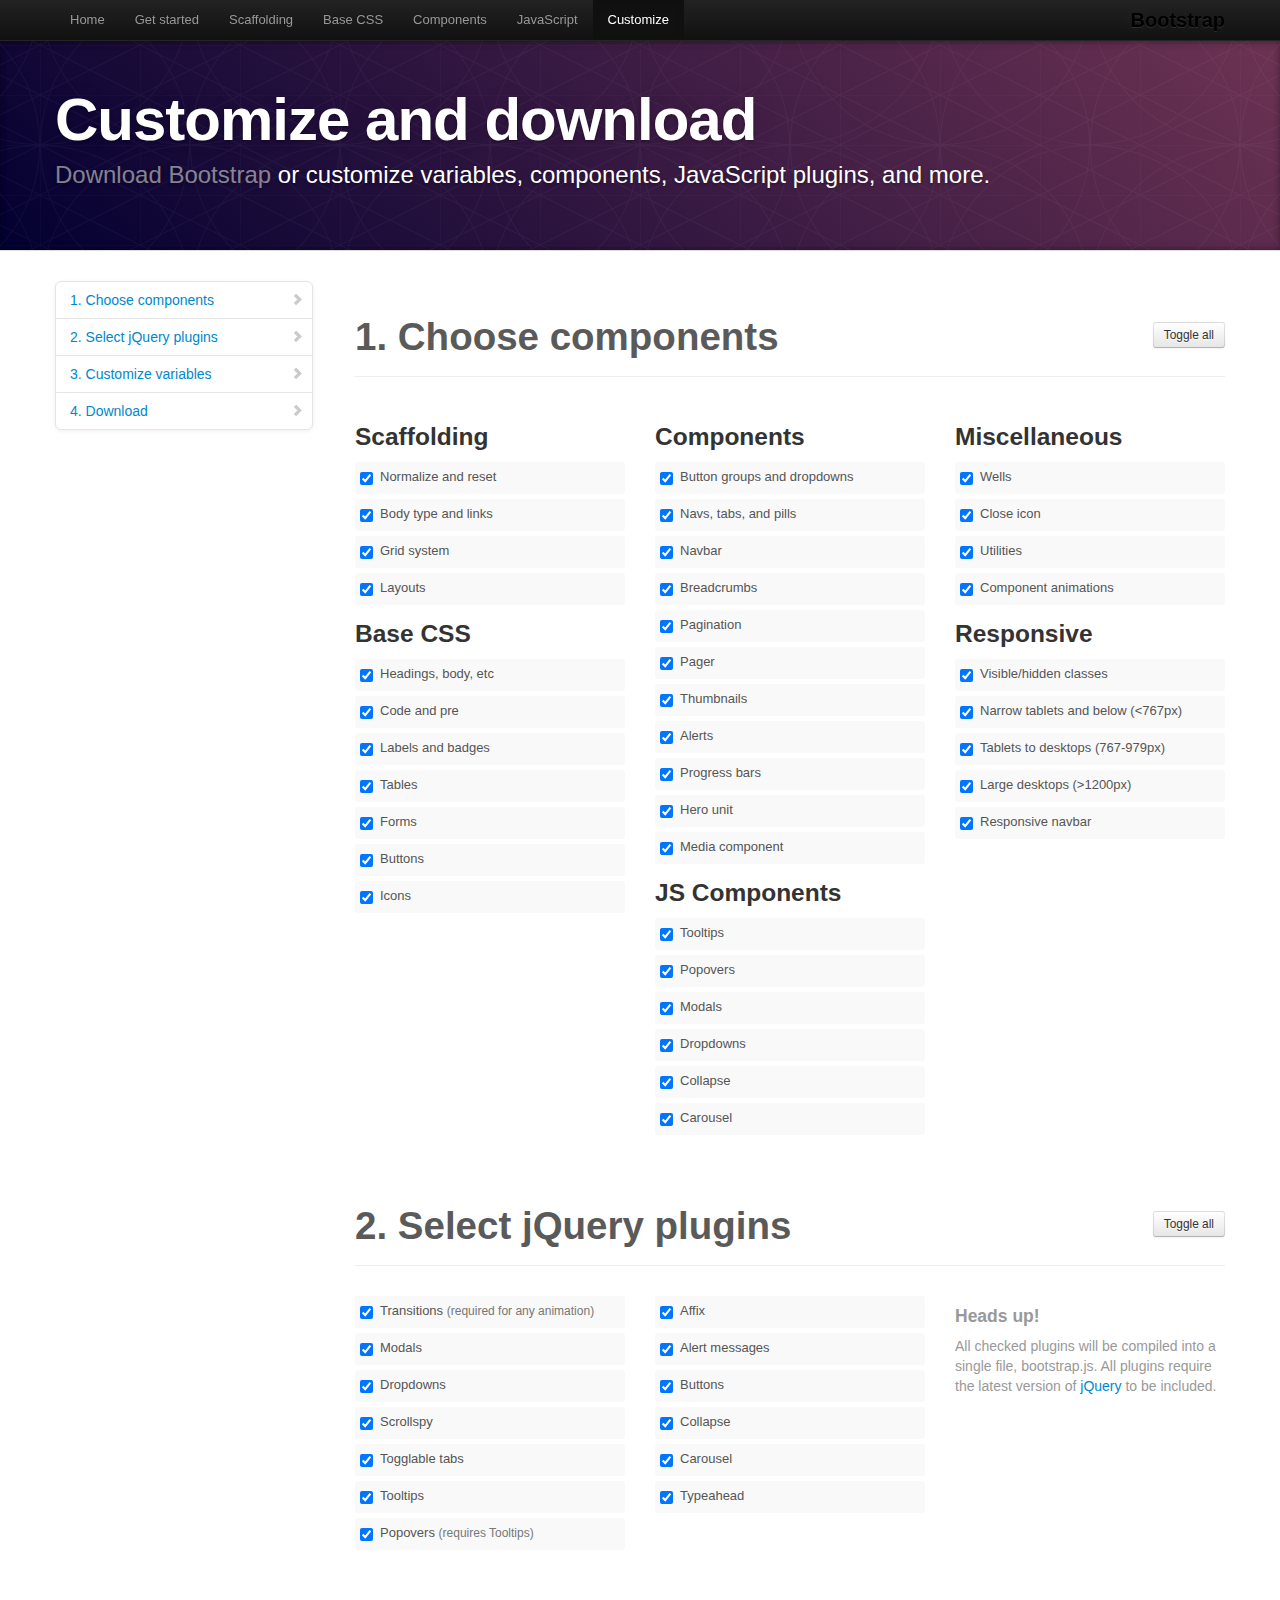
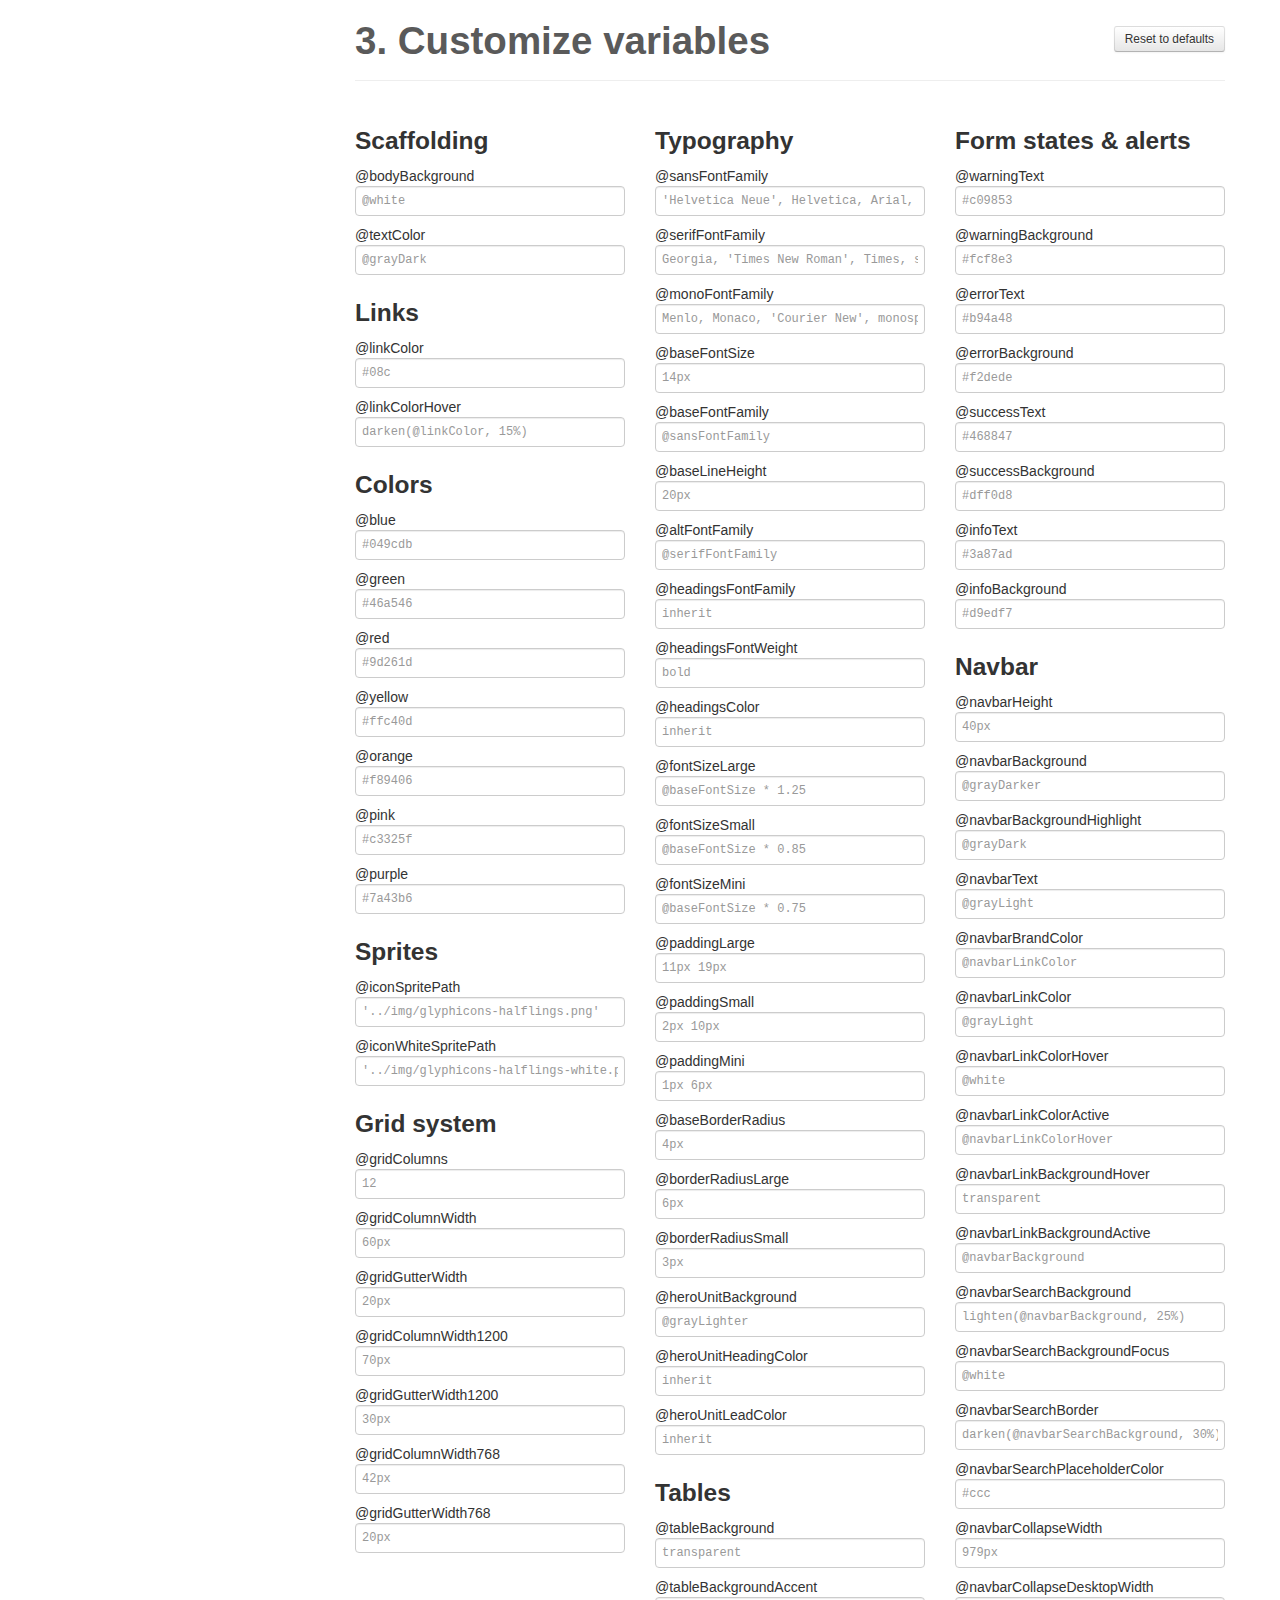
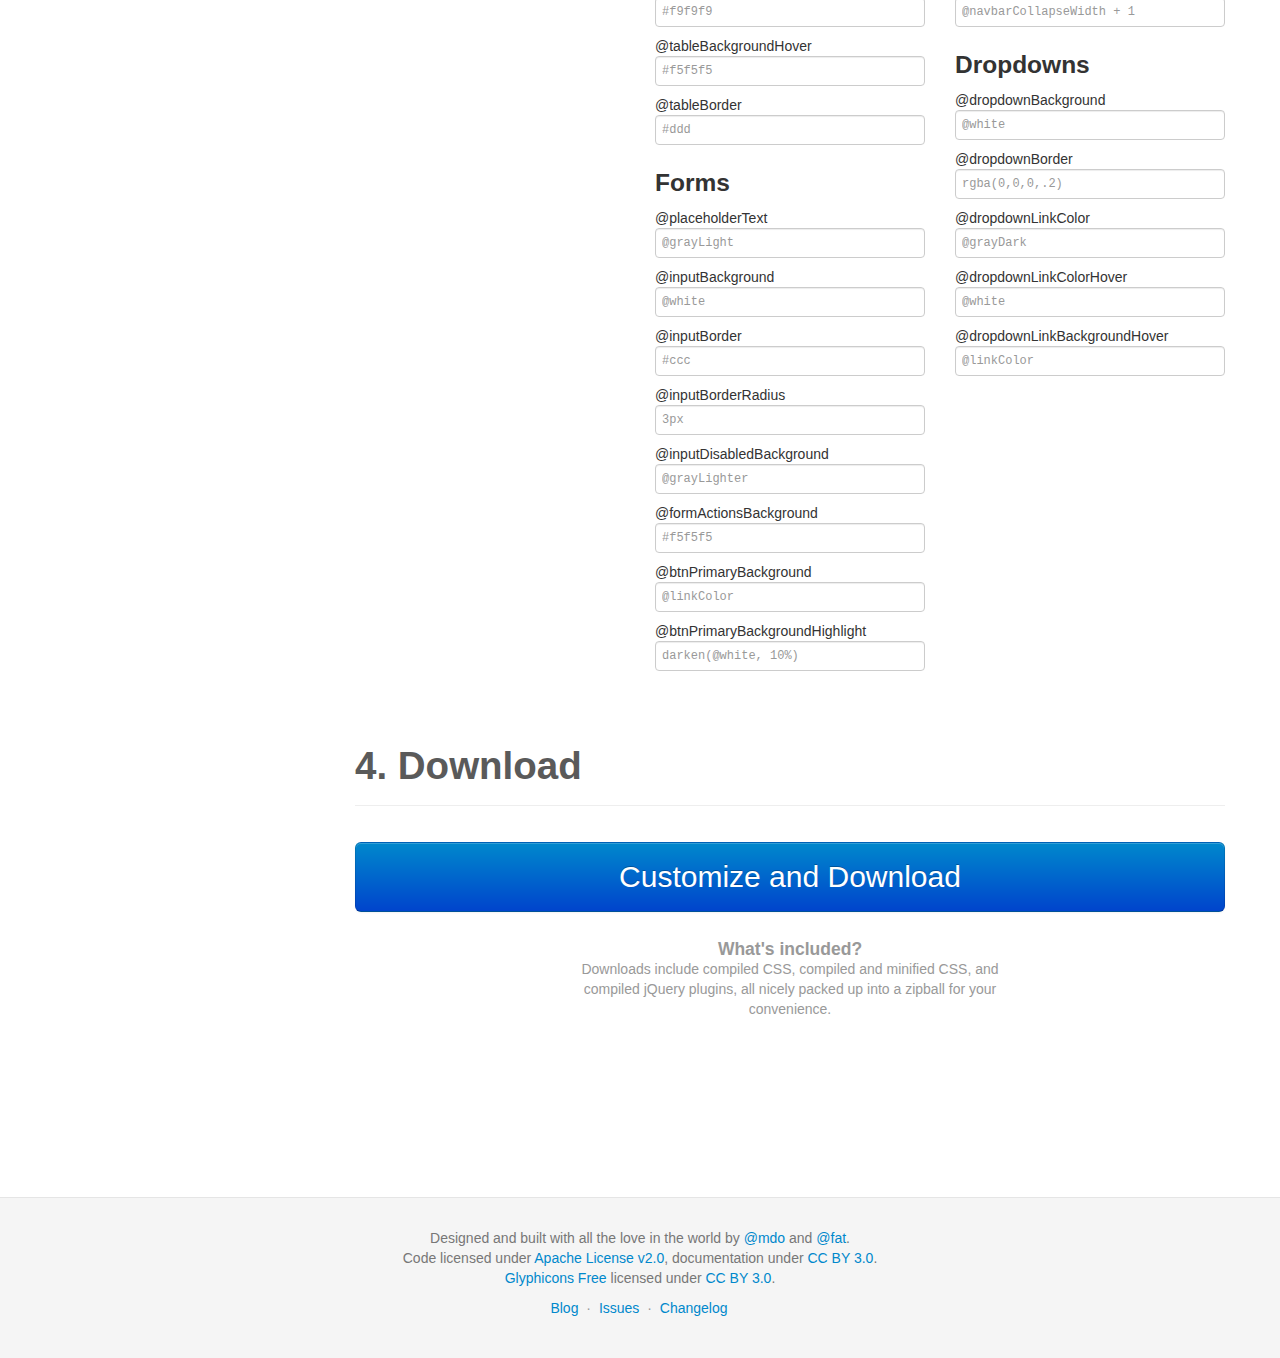
<file: bootstrap/docs/customize.html>
<!DOCTYPE html>
<html lang="en">
  <head>
    <meta charset="utf-8">
    <title>Customize · Bootstrap</title>
    <meta name="viewport" content="width=device-width, initial-scale=1.0">
    <meta name="description" content="">
    <meta name="author" content="">

    <!-- Le styles -->
    <link href="assets/css/bootstrap.css" rel="stylesheet">
    <link href="assets/css/bootstrap-responsive.css" rel="stylesheet">
    <link href="assets/css/docs.css" rel="stylesheet">
    <link href="assets/js/google-code-prettify/prettify.css" rel="stylesheet">

    <!-- Le HTML5 shim, for IE6-8 support of HTML5 elements -->
    <!--[if lt IE 9]>
      <script src="assets/js/html5shiv.js"></script>
    <![endif]-->

    <!-- Le fav and touch icons -->
    <link rel="apple-touch-icon-precomposed" sizes="144x144" href="assets/ico/apple-touch-icon-144-precomposed.png">
    <link rel="apple-touch-icon-precomposed" sizes="114x114" href="assets/ico/apple-touch-icon-114-precomposed.png">
      <link rel="apple-touch-icon-precomposed" sizes="72x72" href="assets/ico/apple-touch-icon-72-precomposed.png">
                    <link rel="apple-touch-icon-precomposed" href="assets/ico/apple-touch-icon-57-precomposed.png">
                                   <link rel="shortcut icon" href="assets/ico/favicon.png">

    <script type="text/javascript">
      var _gaq = _gaq || [];
      _gaq.push(['_setAccount', 'UA-146052-10']);
      _gaq.push(['_trackPageview']);
      (function() {
        var ga = document.createElement('script'); ga.type = 'text/javascript'; ga.async = true;
        ga.src = ('https:' == document.location.protocol ? 'https://ssl' : 'http://www') + '.google-analytics.com/ga.js';
        var s = document.getElementsByTagName('script')[0]; s.parentNode.insertBefore(ga, s);
      })();
    </script>
  </head>

  <body data-spy="scroll" data-target=".bs-docs-sidebar">

    <!-- Navbar
    ================================================== -->
    <div class="navbar navbar-inverse navbar-fixed-top">
      <div class="navbar-inner">
        <div class="container">
          <button type="button" class="btn btn-navbar" data-toggle="collapse" data-target=".nav-collapse">
            <span class="icon-bar"></span>
            <span class="icon-bar"></span>
            <span class="icon-bar"></span>
          </button>
          <a class="brand" href="./index.html">Bootstrap</a>
          <div class="nav-collapse collapse">
            <ul class="nav">
              <li class="">
                <a href="./index.html">Home</a>
              </li>
              <li class="">
                <a href="./getting-started.html">Get started</a>
              </li>
              <li class="">
                <a href="./scaffolding.html">Scaffolding</a>
              </li>
              <li class="">
                <a href="./base-css.html">Base CSS</a>
              </li>
              <li class="">
                <a href="./components.html">Components</a>
              </li>
              <li class="">
                <a href="./javascript.html">JavaScript</a>
              </li>
              <li class="active">
                <a href="./customize.html">Customize</a>
              </li>
            </ul>
          </div>
        </div>
      </div>
    </div>

<!-- Masthead
================================================== -->
<header class="jumbotron subhead" id="overview">
  <div class="container">
    <h1>Customize and download</h1>
    <p class="lead"><a href="https://github.com/twitter/bootstrap/zipball/master">Download Bootstrap</a> or customize variables, components, JavaScript plugins, and more.</p>
  </div>
</header>


  <div class="container">

    <!-- Docs nav
    ================================================== -->
    <div class="row">
      <div class="span3 bs-docs-sidebar">
        <ul class="nav nav-list bs-docs-sidenav">
          <li><a href="#components"><i class="icon-chevron-right"></i> 1. Choose components</a></li>
          <li><a href="#plugins"><i class="icon-chevron-right"></i> 2. Select jQuery plugins</a></li>
          <li><a href="#variables"><i class="icon-chevron-right"></i> 3. Customize variables</a></li>
          <li><a href="#download"><i class="icon-chevron-right"></i> 4. Download</a></li>
        </ul>
      </div>
      <div class="span9">


        <!-- Customize form
        ================================================== -->
        <form>
          <section class="download" id="components">
            <div class="page-header">
              <a class="btn btn-small pull-right toggle-all" href="#">Toggle all</a>
              <h1>
                1. Choose components
              </h1>
            </div>
            <div class="row download-builder">
              <div class="span3">
                <h3>Scaffolding</h3>
                <label class="checkbox"><input checked="checked" type="checkbox" value="reset.less"> Normalize and reset</label>
                <label class="checkbox"><input checked="checked" type="checkbox" value="scaffolding.less"> Body type and links</label>
                <label class="checkbox"><input checked="checked" type="checkbox" value="grid.less"> Grid system</label>
                <label class="checkbox"><input checked="checked" type="checkbox" value="layouts.less"> Layouts</label>
                <h3>Base CSS</h3>
                <label class="checkbox"><input checked="checked" type="checkbox" value="type.less"> Headings, body, etc</label>
                <label class="checkbox"><input checked="checked" type="checkbox" value="code.less"> Code and pre</label>
                <label class="checkbox"><input checked="checked" type="checkbox" value="labels-badges.less"> Labels and badges</label>
                <label class="checkbox"><input checked="checked" type="checkbox" value="tables.less"> Tables</label>
                <label class="checkbox"><input checked="checked" type="checkbox" value="forms.less"> Forms</label>
                <label class="checkbox"><input checked="checked" type="checkbox" value="buttons.less"> Buttons</label>
                <label class="checkbox"><input checked="checked" type="checkbox" value="sprites.less"> Icons</label>
              </div><!-- /span -->
              <div class="span3">
                <h3>Components</h3>
                <label class="checkbox"><input checked="checked" type="checkbox" value="button-groups.less"> Button groups and dropdowns</label>
                <label class="checkbox"><input checked="checked" type="checkbox" value="navs.less"> Navs, tabs, and pills</label>
                <label class="checkbox"><input checked="checked" type="checkbox" value="navbar.less"> Navbar</label>
                <label class="checkbox"><input checked="checked" type="checkbox" value="breadcrumbs.less"> Breadcrumbs</label>
                <label class="checkbox"><input checked="checked" type="checkbox" value="pagination.less"> Pagination</label>
                <label class="checkbox"><input checked="checked" type="checkbox" value="pager.less"> Pager</label>
                <label class="checkbox"><input checked="checked" type="checkbox" value="thumbnails.less"> Thumbnails</label>
                <label class="checkbox"><input checked="checked" type="checkbox" value="alerts.less"> Alerts</label>
                <label class="checkbox"><input checked="checked" type="checkbox" value="progress-bars.less"> Progress bars</label>
                <label class="checkbox"><input checked="checked" type="checkbox" value="hero-unit.less"> Hero unit</label>
                <label class="checkbox"><input checked="checked" type="checkbox" value="media.less"> Media component</label>
                <h3>JS Components</h3>
                <label class="checkbox"><input checked="checked" type="checkbox" value="tooltip.less"> Tooltips</label>
                <label class="checkbox"><input checked="checked" type="checkbox" value="popovers.less"> Popovers</label>
                <label class="checkbox"><input checked="checked" type="checkbox" value="modals.less"> Modals</label>
                <label class="checkbox"><input checked="checked" type="checkbox" value="dropdowns.less"> Dropdowns</label>
                <label class="checkbox"><input checked="checked" type="checkbox" value="accordion.less"> Collapse</label>
                <label class="checkbox"><input checked="checked" type="checkbox" value="carousel.less"> Carousel</label>
              </div><!-- /span -->
              <div class="span3">
                <h3>Miscellaneous</h3>
                <label class="checkbox"><input checked="checked" type="checkbox" value="wells.less"> Wells</label>
                <label class="checkbox"><input checked="checked" type="checkbox" value="close.less"> Close icon</label>
                <label class="checkbox"><input checked="checked" type="checkbox" value="utilities.less"> Utilities</label>
                <label class="checkbox"><input checked="checked" type="checkbox" value="component-animations.less"> Component animations</label>
                <h3>Responsive</h3>
                <label class="checkbox"><input checked="checked" type="checkbox" value="responsive-utilities.less"> Visible/hidden classes</label>
                <label class="checkbox"><input checked="checked" type="checkbox" value="responsive-767px-max.less"> Narrow tablets and below (<767px)</label>
                <label class="checkbox"><input checked="checked" type="checkbox" value="responsive-768px-979px.less"> Tablets to desktops (767-979px)</label>
                <label class="checkbox"><input checked="checked" type="checkbox" value="responsive-1200px-min.less"> Large desktops (>1200px)</label>
                <label class="checkbox"><input checked="checked" type="checkbox" value="responsive-navbar.less"> Responsive navbar</label>
              </div><!-- /span -->
            </div><!-- /row -->
          </section>

          <section class="download" id="plugins">
            <div class="page-header">
              <a class="btn btn-small pull-right toggle-all" href="#">Toggle all</a>
              <h1>
                2. Select jQuery plugins
              </h1>
            </div>
            <div class="row download-builder">
              <div class="span3">
                <label class="checkbox">
                  <input type="checkbox" checked="true" value="bootstrap-transition.js">
                  Transitions <small>(required for any animation)</small>
                </label>
                <label class="checkbox">
                  <input type="checkbox" checked="true" value="bootstrap-modal.js">
                  Modals
                </label>
                <label class="checkbox">
                  <input type="checkbox" checked="true" value="bootstrap-dropdown.js">
                  Dropdowns
                </label>
                <label class="checkbox">
                  <input type="checkbox" checked="true" value="bootstrap-scrollspy.js">
                  Scrollspy
                </label>
                <label class="checkbox">
                  <input type="checkbox" checked="true" value="bootstrap-tab.js">
                  Togglable tabs
                </label>
                <label class="checkbox">
                  <input type="checkbox" checked="true" value="bootstrap-tooltip.js">
                  Tooltips
                </label>
                <label class="checkbox">
                  <input type="checkbox" checked="true" value="bootstrap-popover.js">
                  Popovers <small>(requires Tooltips)</small>
                </label>
              </div><!-- /span -->
              <div class="span3">
                <label class="checkbox">
                  <input type="checkbox" checked="true" value="bootstrap-affix.js">
                  Affix
                </label>
                <label class="checkbox">
                  <input type="checkbox" checked="true" value="bootstrap-alert.js">
                  Alert messages
                </label>
                <label class="checkbox">
                  <input type="checkbox" checked="true" value="bootstrap-button.js">
                  Buttons
                </label>
                <label class="checkbox">
                  <input type="checkbox" checked="true" value="bootstrap-collapse.js">
                  Collapse
                </label>
                <label class="checkbox">
                  <input type="checkbox" checked="true" value="bootstrap-carousel.js">
                  Carousel
                </label>
                <label class="checkbox">
                  <input type="checkbox" checked="true" value="bootstrap-typeahead.js">
                  Typeahead
                </label>
              </div><!-- /span -->
              <div class="span3">
                <h4 class="muted">Heads up!</h4>
                <p class="muted">All checked plugins will be compiled into a single file, bootstrap.js. All plugins require the latest version of <a href="http://jquery.com/" target="_blank">jQuery</a> to be included.</p>
              </div><!-- /span -->
            </div><!-- /row -->
          </section>


          <section class="download" id="variables">
            <div class="page-header">
              <a class="btn btn-small pull-right toggle-all" href="#">Reset to defaults</a>
              <h1>
                3. Customize variables
              </h1>
            </div>
            <div class="row download-builder">
              <div class="span3">
                <h3>Scaffolding</h3>
                <label>@bodyBackground</label>
                <input type="text" class="span3" placeholder="@white">
                <label>@textColor</label>
                <input type="text" class="span3" placeholder="@grayDark">

                <h3>Links</h3>
                <label>@linkColor</label>
                <input type="text" class="span3" placeholder="#08c">
                <label>@linkColorHover</label>
                <input type="text" class="span3" placeholder="darken(@linkColor, 15%)">
                <h3>Colors</h3>
                <label>@blue</label>
                <input type="text" class="span3" placeholder="#049cdb">
                <label>@green</label>
                <input type="text" class="span3" placeholder="#46a546">
                <label>@red</label>
                <input type="text" class="span3" placeholder="#9d261d">
                <label>@yellow</label>
                <input type="text" class="span3" placeholder="#ffc40d">
                <label>@orange</label>
                <input type="text" class="span3" placeholder="#f89406">
                <label>@pink</label>
                <input type="text" class="span3" placeholder="#c3325f">
                <label>@purple</label>
                <input type="text" class="span3" placeholder="#7a43b6">

                <h3>Sprites</h3>
                <label>@iconSpritePath</label>
                <input type="text" class="span3" placeholder="'../img/glyphicons-halflings.png'">
                <label>@iconWhiteSpritePath</label>
                <input type="text" class="span3" placeholder="'../img/glyphicons-halflings-white.png'">

                <h3>Grid system</h3>
                <label>@gridColumns</label>
                <input type="text" class="span3" placeholder="12">
                <label>@gridColumnWidth</label>
                <input type="text" class="span3" placeholder="60px">
                <label>@gridGutterWidth</label>
                <input type="text" class="span3" placeholder="20px">
                <label>@gridColumnWidth1200</label>
                <input type="text" class="span3" placeholder="70px">
                <label>@gridGutterWidth1200</label>
                <input type="text" class="span3" placeholder="30px">
                <label>@gridColumnWidth768</label>
                <input type="text" class="span3" placeholder="42px">
                <label>@gridGutterWidth768</label>
                <input type="text" class="span3" placeholder="20px">

              </div><!-- /span -->
              <div class="span3">

                <h3>Typography</h3>
                <label>@sansFontFamily</label>
                <input type="text" class="span3" placeholder="'Helvetica Neue', Helvetica, Arial, sans-serif">
                <label>@serifFontFamily</label>
                <input type="text" class="span3" placeholder="Georgia, 'Times New Roman', Times, serif">
                <label>@monoFontFamily</label>
                <input type="text" class="span3" placeholder="Menlo, Monaco, 'Courier New', monospace">

                <label>@baseFontSize</label>
                <input type="text" class="span3" placeholder="14px">
                <label>@baseFontFamily</label>
                <input type="text" class="span3" placeholder="@sansFontFamily">
                <label>@baseLineHeight</label>
                <input type="text" class="span3" placeholder="20px">

                <label>@altFontFamily</label>
                <input type="text" class="span3" placeholder="@serifFontFamily">
                <label>@headingsFontFamily</label>
                <input type="text" class="span3" placeholder="inherit">
                <label>@headingsFontWeight</label>
                <input type="text" class="span3" placeholder="bold">
                <label>@headingsColor</label>
                <input type="text" class="span3" placeholder="inherit">

                <label>@fontSizeLarge</label>
                <input type="text" class="span3" placeholder="@baseFontSize * 1.25">
                <label>@fontSizeSmall</label>
                <input type="text" class="span3" placeholder="@baseFontSize * 0.85">
                <label>@fontSizeMini</label>
                <input type="text" class="span3" placeholder="@baseFontSize * 0.75">

                <label>@paddingLarge</label>
                <input type="text" class="span3" placeholder="11px 19px">
                <label>@paddingSmall</label>
                <input type="text" class="span3" placeholder="2px 10px">
                <label>@paddingMini</label>
                <input type="text" class="span3" placeholder="1px 6px">

                <label>@baseBorderRadius</label>
                <input type="text" class="span3" placeholder="4px">
                <label>@borderRadiusLarge</label>
                <input type="text" class="span3" placeholder="6px">
                <label>@borderRadiusSmall</label>
                <input type="text" class="span3" placeholder="3px">

                <label>@heroUnitBackground</label>
                <input type="text" class="span3" placeholder="@grayLighter">
                <label>@heroUnitHeadingColor</label>
                <input type="text" class="span3" placeholder="inherit">
                <label>@heroUnitLeadColor</label>
                <input type="text" class="span3" placeholder="inherit">

                <h3>Tables</h3>
                <label>@tableBackground</label>
                <input type="text" class="span3" placeholder="transparent">
                <label>@tableBackgroundAccent</label>
                <input type="text" class="span3" placeholder="#f9f9f9">
                <label>@tableBackgroundHover</label>
                <input type="text" class="span3" placeholder="#f5f5f5">
                <label>@tableBorder</label>
                <input type="text" class="span3" placeholder="#ddd">

                <h3>Forms</h3>
                <label>@placeholderText</label>
                <input type="text" class="span3" placeholder="@grayLight">
                <label>@inputBackground</label>
                <input type="text" class="span3" placeholder="@white">
                <label>@inputBorder</label>
                <input type="text" class="span3" placeholder="#ccc">
                <label>@inputBorderRadius</label>
                <input type="text" class="span3" placeholder="3px">
                <label>@inputDisabledBackground</label>
                <input type="text" class="span3" placeholder="@grayLighter">
                <label>@formActionsBackground</label>
                <input type="text" class="span3" placeholder="#f5f5f5">
                <label>@btnPrimaryBackground</label>
                <input type="text" class="span3" placeholder="@linkColor">
                <label>@btnPrimaryBackgroundHighlight</label>
                <input type="text" class="span3" placeholder="darken(@white, 10%)">

              </div><!-- /span -->
              <div class="span3">

                <h3>Form states &amp; alerts</h3>
                <label>@warningText</label>
                <input type="text" class="span3" placeholder="#c09853">
                <label>@warningBackground</label>
                <input type="text" class="span3" placeholder="#fcf8e3">
                <label>@errorText</label>
                <input type="text" class="span3" placeholder="#b94a48">
                <label>@errorBackground</label>
                <input type="text" class="span3" placeholder="#f2dede">
                <label>@successText</label>
                <input type="text" class="span3" placeholder="#468847">
                <label>@successBackground</label>
                <input type="text" class="span3" placeholder="#dff0d8">
                <label>@infoText</label>
                <input type="text" class="span3" placeholder="#3a87ad">
                <label>@infoBackground</label>
                <input type="text" class="span3" placeholder="#d9edf7">

                <h3>Navbar</h3>
                <label>@navbarHeight</label>
                <input type="text" class="span3" placeholder="40px">
                <label>@navbarBackground</label>
                <input type="text" class="span3" placeholder="@grayDarker">
                <label>@navbarBackgroundHighlight</label>
                <input type="text" class="span3" placeholder="@grayDark">
                <label>@navbarText</label>
                <input type="text" class="span3" placeholder="@grayLight">
                <label>@navbarBrandColor</label>
                <input type="text" class="span3" placeholder="@navbarLinkColor">
                <label>@navbarLinkColor</label>
                <input type="text" class="span3" placeholder="@grayLight">
                <label>@navbarLinkColorHover</label>
                <input type="text" class="span3" placeholder="@white">
                <label>@navbarLinkColorActive</label>
                <input type="text" class="span3" placeholder="@navbarLinkColorHover">
                <label>@navbarLinkBackgroundHover</label>
                <input type="text" class="span3" placeholder="transparent">
                <label>@navbarLinkBackgroundActive</label>
                <input type="text" class="span3" placeholder="@navbarBackground">
                <label>@navbarSearchBackground</label>
                <input type="text" class="span3" placeholder="lighten(@navbarBackground, 25%)">
                <label>@navbarSearchBackgroundFocus</label>
                <input type="text" class="span3" placeholder="@white">
                <label>@navbarSearchBorder</label>
                <input type="text" class="span3" placeholder="darken(@navbarSearchBackground, 30%)">
                <label>@navbarSearchPlaceholderColor</label>
                <input type="text" class="span3" placeholder="#ccc">

                <label>@navbarCollapseWidth</label>
                <input type="text" class="span3" placeholder="979px">
                <label>@navbarCollapseDesktopWidth</label>
                <input type="text" class="span3" placeholder="@navbarCollapseWidth + 1">

                <h3>Dropdowns</h3>
                <label>@dropdownBackground</label>
                <input type="text" class="span3" placeholder="@white">
                <label>@dropdownBorder</label>
                <input type="text" class="span3" placeholder="rgba(0,0,0,.2)">
                <label>@dropdownLinkColor</label>
                <input type="text" class="span3" placeholder="@grayDark">
                <label>@dropdownLinkColorHover</label>
                <input type="text" class="span3" placeholder="@white">
                <label>@dropdownLinkBackgroundHover</label>
                <input type="text" class="span3" placeholder="@linkColor">
              </div><!-- /span -->
            </div><!-- /row -->
          </section>

          <section class="download" id="download">
            <div class="page-header">
              <h1>
                4. Download
              </h1>
            </div>
            <div class="download-btn">
              <a class="btn btn-primary" href="#" onclick="_gaq.push(['_trackEvent', 'Customize', 'Download', 'Customize and Download']);">Customize and Download</a>
              <h4>What's included?</h4>
              <p>Downloads include compiled CSS, compiled and minified CSS, and compiled jQuery plugins, all nicely packed up into a zipball for your convenience.</p>
            </div>
          </section><!-- /download -->
        </form>



      </div>
    </div>

  </div>



    <!-- Footer
    ================================================== -->
    <footer class="footer">
      <div class="container">
        <p>Designed and built with all the love in the world by <a href="http://twitter.com/mdo" target="_blank">@mdo</a> and <a href="http://twitter.com/fat" target="_blank">@fat</a>.</p>
        <p>Code licensed under <a href="http://www.apache.org/licenses/LICENSE-2.0" target="_blank">Apache License v2.0</a>, documentation under <a href="http://creativecommons.org/licenses/by/3.0/">CC BY 3.0</a>.</p>
        <p><a href="http://glyphicons.com">Glyphicons Free</a> licensed under <a href="http://creativecommons.org/licenses/by/3.0/">CC BY 3.0</a>.</p>
        <ul class="footer-links">
          <li><a href="http://blog.getbootstrap.com">Blog</a></li>
          <li class="muted">&middot;</li>
          <li><a href="https://github.com/twitter/bootstrap/issues?state=open">Issues</a></li>
          <li class="muted">&middot;</li>
          <li><a href="https://github.com/twitter/bootstrap/blob/master/CHANGELOG.md">Changelog</a></li>
        </ul>
      </div>
    </footer>



    <!-- Le javascript
    ================================================== -->
    <!-- Placed at the end of the document so the pages load faster -->
    <script type="text/javascript" src="http://platform.twitter.com/widgets.js"></script>
    <script src="assets/js/jquery.js"></script>
    <script src="assets/js/bootstrap-transition.js"></script>
    <script src="assets/js/bootstrap-alert.js"></script>
    <script src="assets/js/bootstrap-modal.js"></script>
    <script src="assets/js/bootstrap-dropdown.js"></script>
    <script src="assets/js/bootstrap-scrollspy.js"></script>
    <script src="assets/js/bootstrap-tab.js"></script>
    <script src="assets/js/bootstrap-tooltip.js"></script>
    <script src="assets/js/bootstrap-popover.js"></script>
    <script src="assets/js/bootstrap-button.js"></script>
    <script src="assets/js/bootstrap-collapse.js"></script>
    <script src="assets/js/bootstrap-carousel.js"></script>
    <script src="assets/js/bootstrap-typeahead.js"></script>
    <script src="assets/js/bootstrap-affix.js"></script>

    <script src="assets/js/holder/holder.js"></script>
    <script src="assets/js/google-code-prettify/prettify.js"></script>

    <script src="assets/js/application.js"></script>


    <!-- Analytics
    ================================================== -->
    <script>
      var _gauges = _gauges || [];
      (function() {
        var t   = document.createElement('script');
        t.type  = 'text/javascript';
        t.async = true;
        t.id    = 'gauges-tracker';
        t.setAttribute('data-site-id', '4f0dc9fef5a1f55508000013');
        t.src = '//secure.gaug.es/track.js';
        var s = document.getElementsByTagName('script')[0];
        s.parentNode.insertBefore(t, s);
      })();
    </script>

  </body>
</html>
</file>
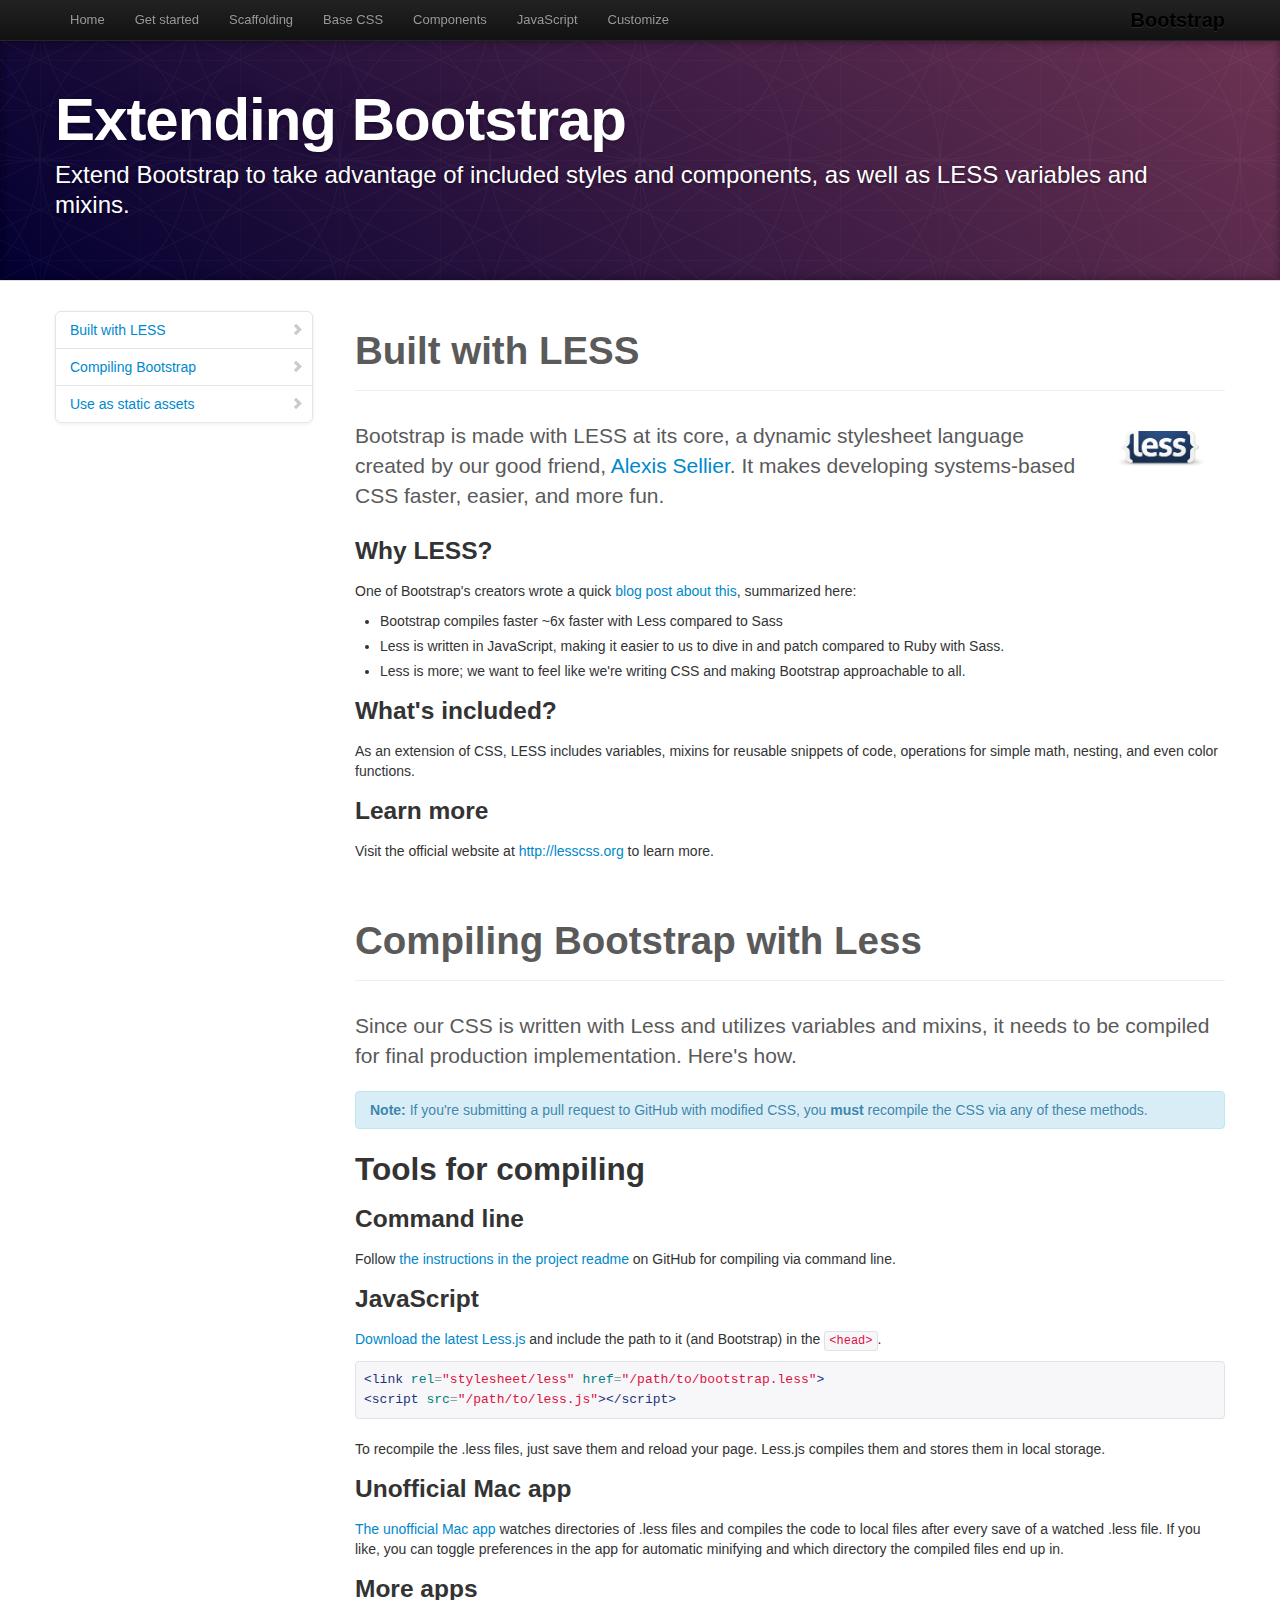
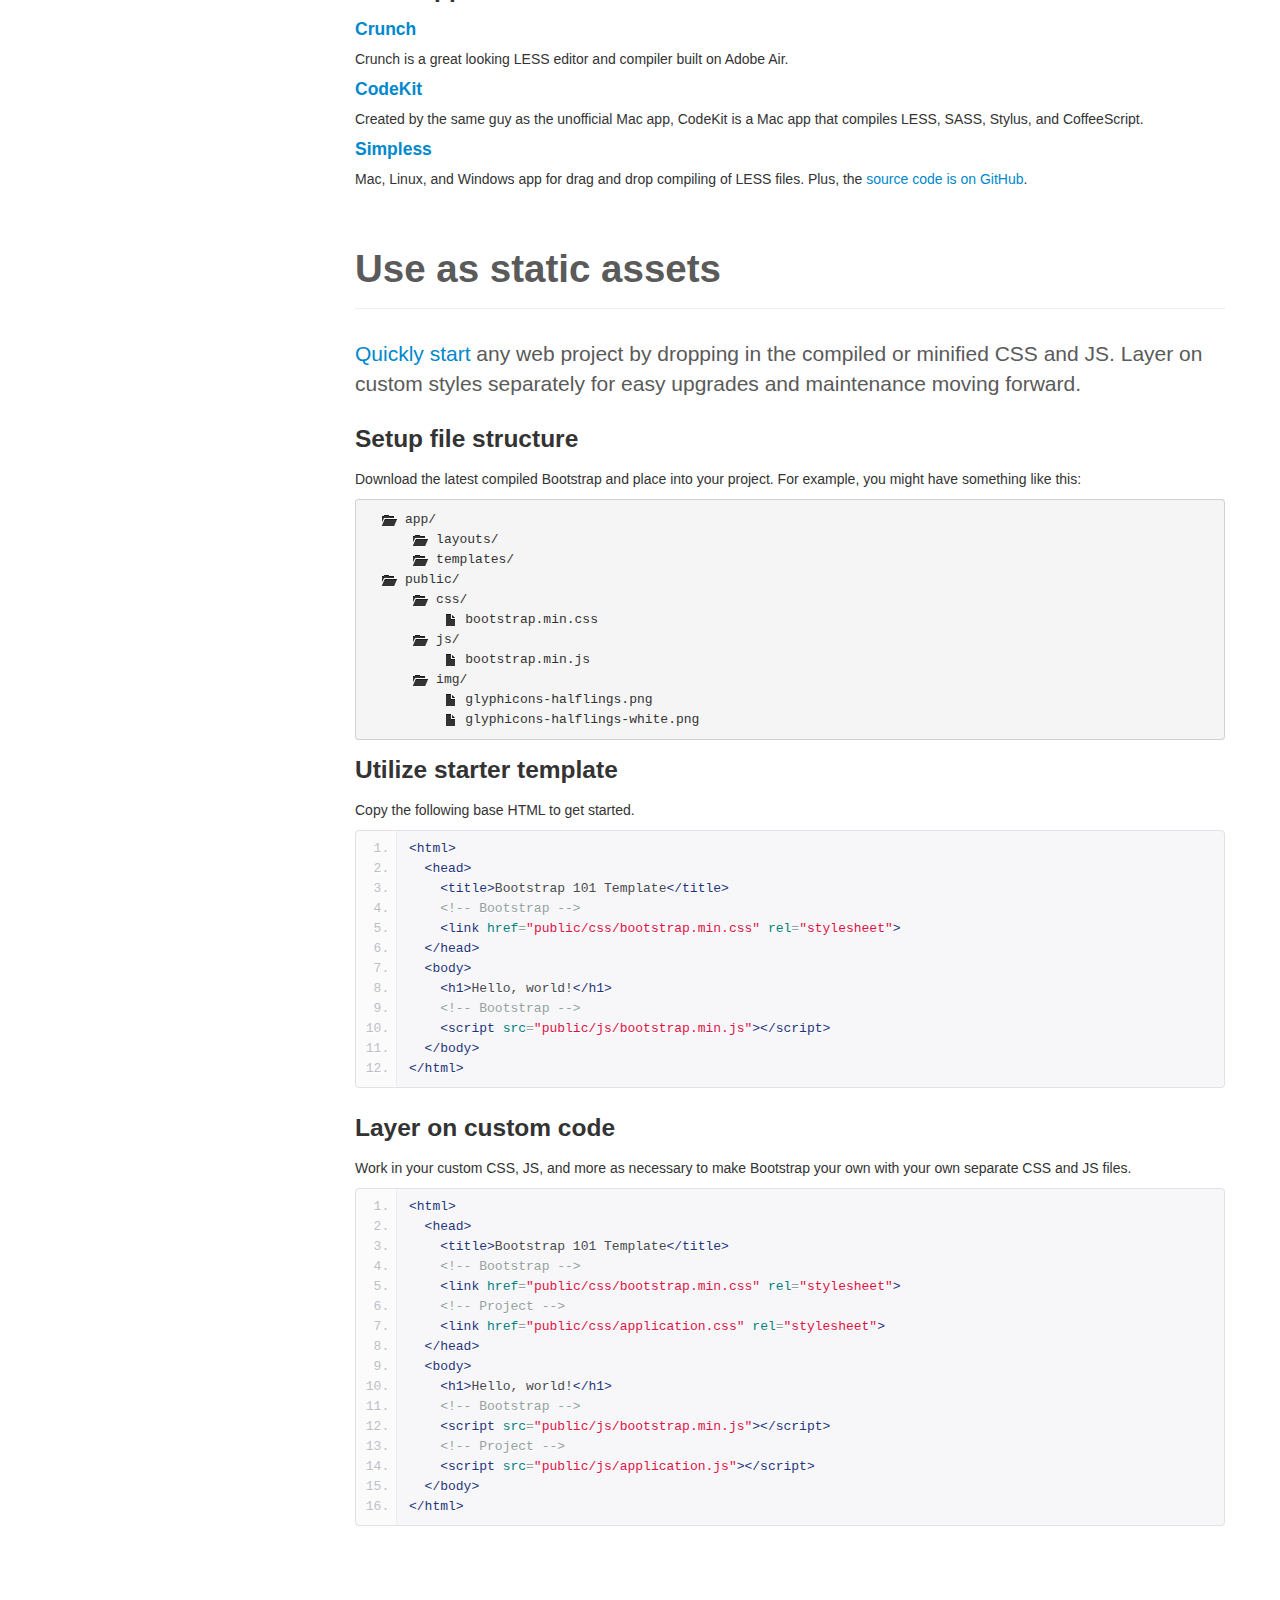
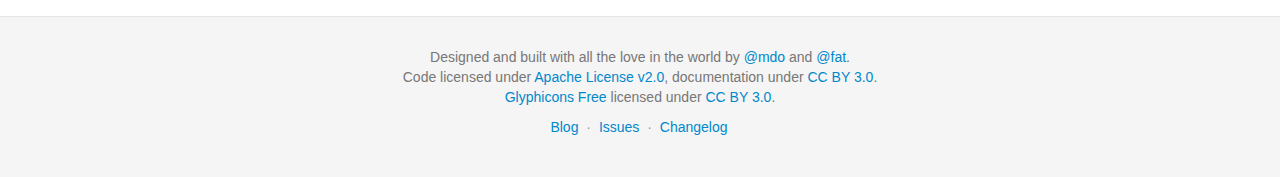
<file: bootstrap/docs/extend.html>
<!DOCTYPE html>
<html lang="en">
  <head>
    <meta charset="utf-8">
    <title>Extend · Bootstrap</title>
    <meta name="viewport" content="width=device-width, initial-scale=1.0">
    <meta name="description" content="">
    <meta name="author" content="">

    <!-- Le styles -->
    <link href="assets/css/bootstrap.css" rel="stylesheet">
    <link href="assets/css/bootstrap-responsive.css" rel="stylesheet">
    <link href="assets/css/docs.css" rel="stylesheet">
    <link href="assets/js/google-code-prettify/prettify.css" rel="stylesheet">

    <!-- Le HTML5 shim, for IE6-8 support of HTML5 elements -->
    <!--[if lt IE 9]>
      <script src="assets/js/html5shiv.js"></script>
    <![endif]-->

    <!-- Le fav and touch icons -->
    <link rel="apple-touch-icon-precomposed" sizes="144x144" href="assets/ico/apple-touch-icon-144-precomposed.png">
    <link rel="apple-touch-icon-precomposed" sizes="114x114" href="assets/ico/apple-touch-icon-114-precomposed.png">
      <link rel="apple-touch-icon-precomposed" sizes="72x72" href="assets/ico/apple-touch-icon-72-precomposed.png">
                    <link rel="apple-touch-icon-precomposed" href="assets/ico/apple-touch-icon-57-precomposed.png">
                                   <link rel="shortcut icon" href="assets/ico/favicon.png">

    <script type="text/javascript">
      var _gaq = _gaq || [];
      _gaq.push(['_setAccount', 'UA-146052-10']);
      _gaq.push(['_trackPageview']);
      (function() {
        var ga = document.createElement('script'); ga.type = 'text/javascript'; ga.async = true;
        ga.src = ('https:' == document.location.protocol ? 'https://ssl' : 'http://www') + '.google-analytics.com/ga.js';
        var s = document.getElementsByTagName('script')[0]; s.parentNode.insertBefore(ga, s);
      })();
    </script>
  </head>

  <body data-spy="scroll" data-target=".bs-docs-sidebar">

    <!-- Navbar
    ================================================== -->
    <div class="navbar navbar-inverse navbar-fixed-top">
      <div class="navbar-inner">
        <div class="container">
          <button type="button" class="btn btn-navbar" data-toggle="collapse" data-target=".nav-collapse">
            <span class="icon-bar"></span>
            <span class="icon-bar"></span>
            <span class="icon-bar"></span>
          </button>
          <a class="brand" href="./index.html">Bootstrap</a>
          <div class="nav-collapse collapse">
            <ul class="nav">
              <li class="">
                <a href="./index.html">Home</a>
              </li>
              <li class="">
                <a href="./getting-started.html">Get started</a>
              </li>
              <li class="">
                <a href="./scaffolding.html">Scaffolding</a>
              </li>
              <li class="">
                <a href="./base-css.html">Base CSS</a>
              </li>
              <li class="">
                <a href="./components.html">Components</a>
              </li>
              <li class="">
                <a href="./javascript.html">JavaScript</a>
              </li>
              <li class="">
                <a href="./customize.html">Customize</a>
              </li>
            </ul>
          </div>
        </div>
      </div>
    </div>

<!-- Subhead
================================================== -->
<header class="jumbotron subhead" id="overview">
  <div class="container">
    <h1>Extending Bootstrap</h1>
    <p class="lead">Extend Bootstrap to take advantage of included styles and components, as well as LESS variables and mixins.</p>
  <div>
</header>

  <div class="container">

    <!-- Docs nav
    ================================================== -->
    <div class="row">
      <div class="span3 bs-docs-sidebar">
        <ul class="nav nav-list bs-docs-sidenav">
          <li><a href="#built-with-less"><i class="icon-chevron-right"></i> Built with LESS</a></li>
          <li><a href="#compiling"><i class="icon-chevron-right"></i> Compiling Bootstrap</a></li>
          <li><a href="#static-assets"><i class="icon-chevron-right"></i> Use as static assets</a></li>
        </ul>
      </div>
      <div class="span9">



        <!-- BUILT WITH LESS
        ================================================== -->
        <section id="built-with-less">
          <div class="page-header">
            <h1>Built with LESS</h1>
          </div>

          <img style="float: right; height: 36px; margin: 10px 20px 20px" src="assets/img/less-logo-large.png" alt="LESS CSS">
          <p class="lead">Bootstrap is made with LESS at its core, a dynamic stylesheet language created by our good friend, <a href="http://cloudhead.io">Alexis Sellier</a>. It makes developing systems-based CSS faster, easier, and more fun.</p>

          <h3>Why LESS?</h3>
          <p>One of Bootstrap's creators wrote a quick <a href="http://www.wordsbyf.at/2012/03/08/why-less/">blog post about this</a>, summarized here:</p>
          <ul>
            <li>Bootstrap compiles faster ~6x faster with Less compared to Sass</li>
            <li>Less is written in JavaScript, making it easier to us to dive in and patch compared to Ruby with Sass.</li>
            <li>Less is more; we want to feel like we're writing CSS and making Bootstrap approachable to all.</li>
          </ul>

          <h3>What's included?</h3>
          <p>As an extension of CSS, LESS includes variables, mixins for reusable snippets of code, operations for simple math, nesting, and even color functions.</p>

          <h3>Learn more</h3>
          <p>Visit the official website at <a href="http://lesscss.org">http://lesscss.org</a> to learn more.</p>
        </section>



        <!-- COMPILING LESS AND BOOTSTRAP
        ================================================== -->
        <section id="compiling">
          <div class="page-header">
            <h1>Compiling Bootstrap with Less</h1>
          </div>

          <p class="lead">Since our CSS is written with Less and utilizes variables and mixins, it needs to be compiled for final production implementation. Here's how.</p>

          <div class="alert alert-info">
            <strong>Note:</strong> If you're submitting a pull request to GitHub with modified CSS, you <strong>must</strong> recompile the CSS via any of these methods.
          </div>

          <h2>Tools for compiling</h2>

          <h3>Command line</h3>
          <p>Follow <a href="https://github.com/twitter/bootstrap#developers">the instructions in the project readme</a> on GitHub for compiling via command line.</p>

          <h3>JavaScript</h3>
          <p><a href="http://lesscss.org/">Download the latest Less.js</a> and include the path to it (and Bootstrap) in the <code>&lt;head&gt;</code>.</p>
<pre class="prettyprint">
&lt;link rel="stylesheet/less" href="/path/to/bootstrap.less"&gt;
&lt;script src="/path/to/less.js"&gt;&lt;/script&gt;
</pre>
          <p>To recompile the .less files, just save them and reload your page. Less.js compiles them and stores them in local storage.</p>

          <h3>Unofficial Mac app</h3>
          <p><a href="http://incident57.com/less/">The unofficial Mac app</a> watches directories of .less files and compiles the code to local files after every save of a watched .less file. If you like, you can toggle preferences in the app for automatic minifying and which directory the compiled files end up in.</p>

          <h3>More apps</h3>
          <h4><a href="http://crunchapp.net/" target="_blank">Crunch</a></h4>
          <p>Crunch is a great looking LESS editor and compiler built on Adobe Air.</p>
          <h4><a href="http://incident57.com/codekit/" target="_blank">CodeKit</a></h4>
          <p>Created by the same guy as the unofficial Mac app, CodeKit is a Mac app that compiles LESS, SASS, Stylus, and CoffeeScript.</p>
          <h4><a href="http://wearekiss.com/simpless" target="_blank">Simpless</a></h4>
          <p>Mac, Linux, and Windows app for drag and drop compiling of LESS files. Plus, the <a href="https://github.com/Paratron/SimpLESS" target="_blank">source code is on GitHub</a>.</p>

        </section>



        <!-- Static assets
        ================================================== -->
        <section id="static-assets">
          <div class="page-header">
            <h1>Use as static assets</h1>
          </div>
          <p class="lead"><a href="./getting-started.html">Quickly start</a> any web project by dropping in the compiled or minified CSS and JS. Layer on custom styles separately for easy upgrades and maintenance moving forward.</p>

          <h3>Setup file structure</h3>
          <p>Download the latest compiled Bootstrap and place into your project. For example, you might have something like this:</p>
<pre>
  <span class="icon-folder-open"></span> app/
      <span class="icon-folder-open"></span> layouts/
      <span class="icon-folder-open"></span> templates/
  <span class="icon-folder-open"></span> public/
      <span class="icon-folder-open"></span> css/
          <span class="icon-file"></span> bootstrap.min.css
      <span class="icon-folder-open"></span> js/
          <span class="icon-file"></span> bootstrap.min.js
      <span class="icon-folder-open"></span> img/
          <span class="icon-file"></span> glyphicons-halflings.png
          <span class="icon-file"></span> glyphicons-halflings-white.png
</pre>

          <h3>Utilize starter template</h3>
          <p>Copy the following base HTML to get started.</p>
<pre class="prettyprint linenums">
&lt;html&gt;
  &lt;head&gt;
    &lt;title&gt;Bootstrap 101 Template&lt;/title&gt;
    &lt;!-- Bootstrap --&gt;
    &lt;link href="public/css/bootstrap.min.css" rel="stylesheet"&gt;
  &lt;/head&gt;
  &lt;body&gt;
    &lt;h1&gt;Hello, world!&lt;/h1&gt;
    &lt;!-- Bootstrap --&gt;
    &lt;script src="public/js/bootstrap.min.js"&gt;&lt;/script&gt;
  &lt;/body&gt;
&lt;/html&gt;
</pre>

          <h3>Layer on custom code</h3>
          <p>Work in your custom CSS, JS, and more as necessary to make Bootstrap your own with your own separate CSS and JS files.</p>
<pre class="prettyprint linenums">
&lt;html&gt;
  &lt;head&gt;
    &lt;title&gt;Bootstrap 101 Template&lt;/title&gt;
    &lt;!-- Bootstrap --&gt;
    &lt;link href="public/css/bootstrap.min.css" rel="stylesheet"&gt;
    &lt;!-- Project --&gt;
    &lt;link href="public/css/application.css" rel="stylesheet"&gt;
  &lt;/head&gt;
  &lt;body&gt;
    &lt;h1&gt;Hello, world!&lt;/h1&gt;
    &lt;!-- Bootstrap --&gt;
    &lt;script src="public/js/bootstrap.min.js"&gt;&lt;/script&gt;
    &lt;!-- Project --&gt;
    &lt;script src="public/js/application.js"&gt;&lt;/script&gt;
  &lt;/body&gt;
&lt;/html&gt;
</pre>

        </section>

      </div>
    </div>

  </div>



    <!-- Footer
    ================================================== -->
    <footer class="footer">
      <div class="container">
        <p>Designed and built with all the love in the world by <a href="http://twitter.com/mdo" target="_blank">@mdo</a> and <a href="http://twitter.com/fat" target="_blank">@fat</a>.</p>
        <p>Code licensed under <a href="http://www.apache.org/licenses/LICENSE-2.0" target="_blank">Apache License v2.0</a>, documentation under <a href="http://creativecommons.org/licenses/by/3.0/">CC BY 3.0</a>.</p>
        <p><a href="http://glyphicons.com">Glyphicons Free</a> licensed under <a href="http://creativecommons.org/licenses/by/3.0/">CC BY 3.0</a>.</p>
        <ul class="footer-links">
          <li><a href="http://blog.getbootstrap.com">Blog</a></li>
          <li class="muted">&middot;</li>
          <li><a href="https://github.com/twitter/bootstrap/issues?state=open">Issues</a></li>
          <li class="muted">&middot;</li>
          <li><a href="https://github.com/twitter/bootstrap/blob/master/CHANGELOG.md">Changelog</a></li>
        </ul>
      </div>
    </footer>



    <!-- Le javascript
    ================================================== -->
    <!-- Placed at the end of the document so the pages load faster -->
    <script type="text/javascript" src="http://platform.twitter.com/widgets.js"></script>
    <script src="assets/js/jquery.js"></script>
    <script src="assets/js/bootstrap-transition.js"></script>
    <script src="assets/js/bootstrap-alert.js"></script>
    <script src="assets/js/bootstrap-modal.js"></script>
    <script src="assets/js/bootstrap-dropdown.js"></script>
    <script src="assets/js/bootstrap-scrollspy.js"></script>
    <script src="assets/js/bootstrap-tab.js"></script>
    <script src="assets/js/bootstrap-tooltip.js"></script>
    <script src="assets/js/bootstrap-popover.js"></script>
    <script src="assets/js/bootstrap-button.js"></script>
    <script src="assets/js/bootstrap-collapse.js"></script>
    <script src="assets/js/bootstrap-carousel.js"></script>
    <script src="assets/js/bootstrap-typeahead.js"></script>
    <script src="assets/js/bootstrap-affix.js"></script>

    <script src="assets/js/holder/holder.js"></script>
    <script src="assets/js/google-code-prettify/prettify.js"></script>

    <script src="assets/js/application.js"></script>


    <!-- Analytics
    ================================================== -->
    <script>
      var _gauges = _gauges || [];
      (function() {
        var t   = document.createElement('script');
        t.type  = 'text/javascript';
        t.async = true;
        t.id    = 'gauges-tracker';
        t.setAttribute('data-site-id', '4f0dc9fef5a1f55508000013');
        t.src = '//secure.gaug.es/track.js';
        var s = document.getElementsByTagName('script')[0];
        s.parentNode.insertBefore(t, s);
      })();
    </script>

  </body>
</html>
</file>
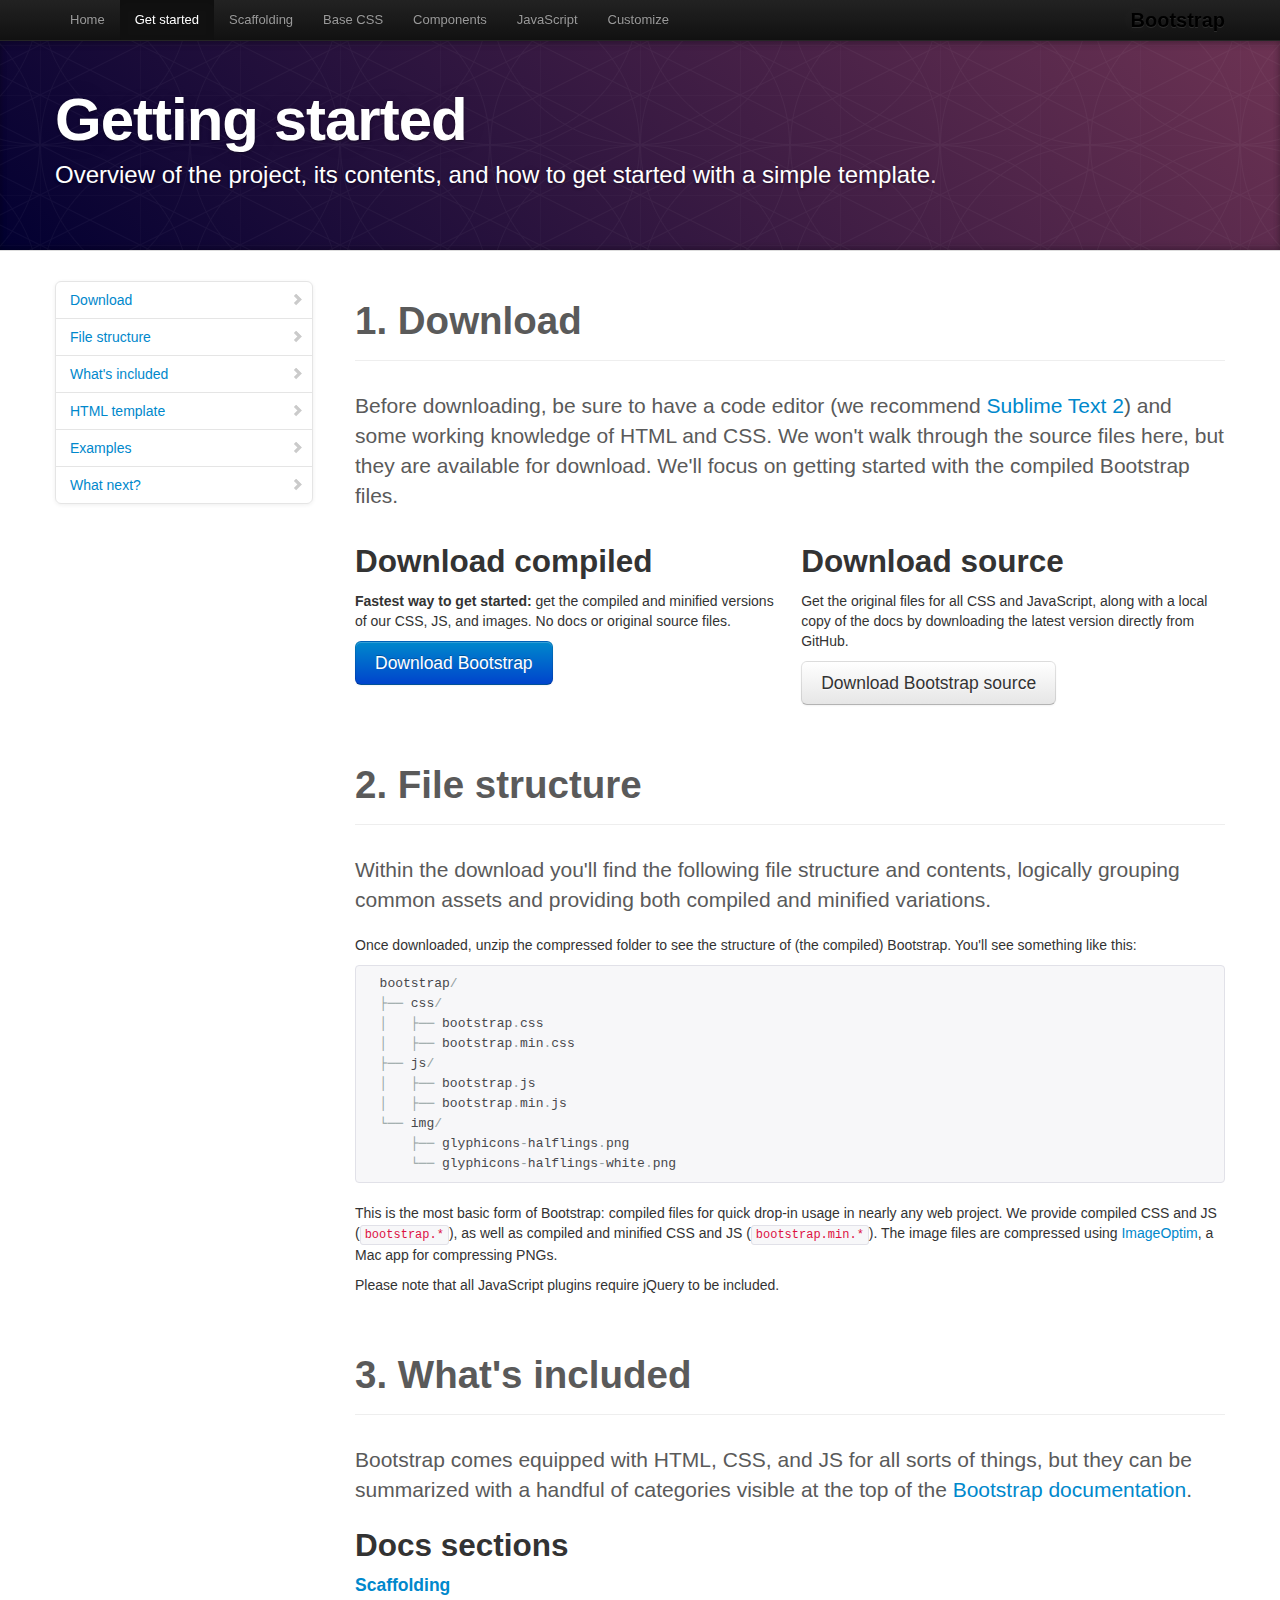
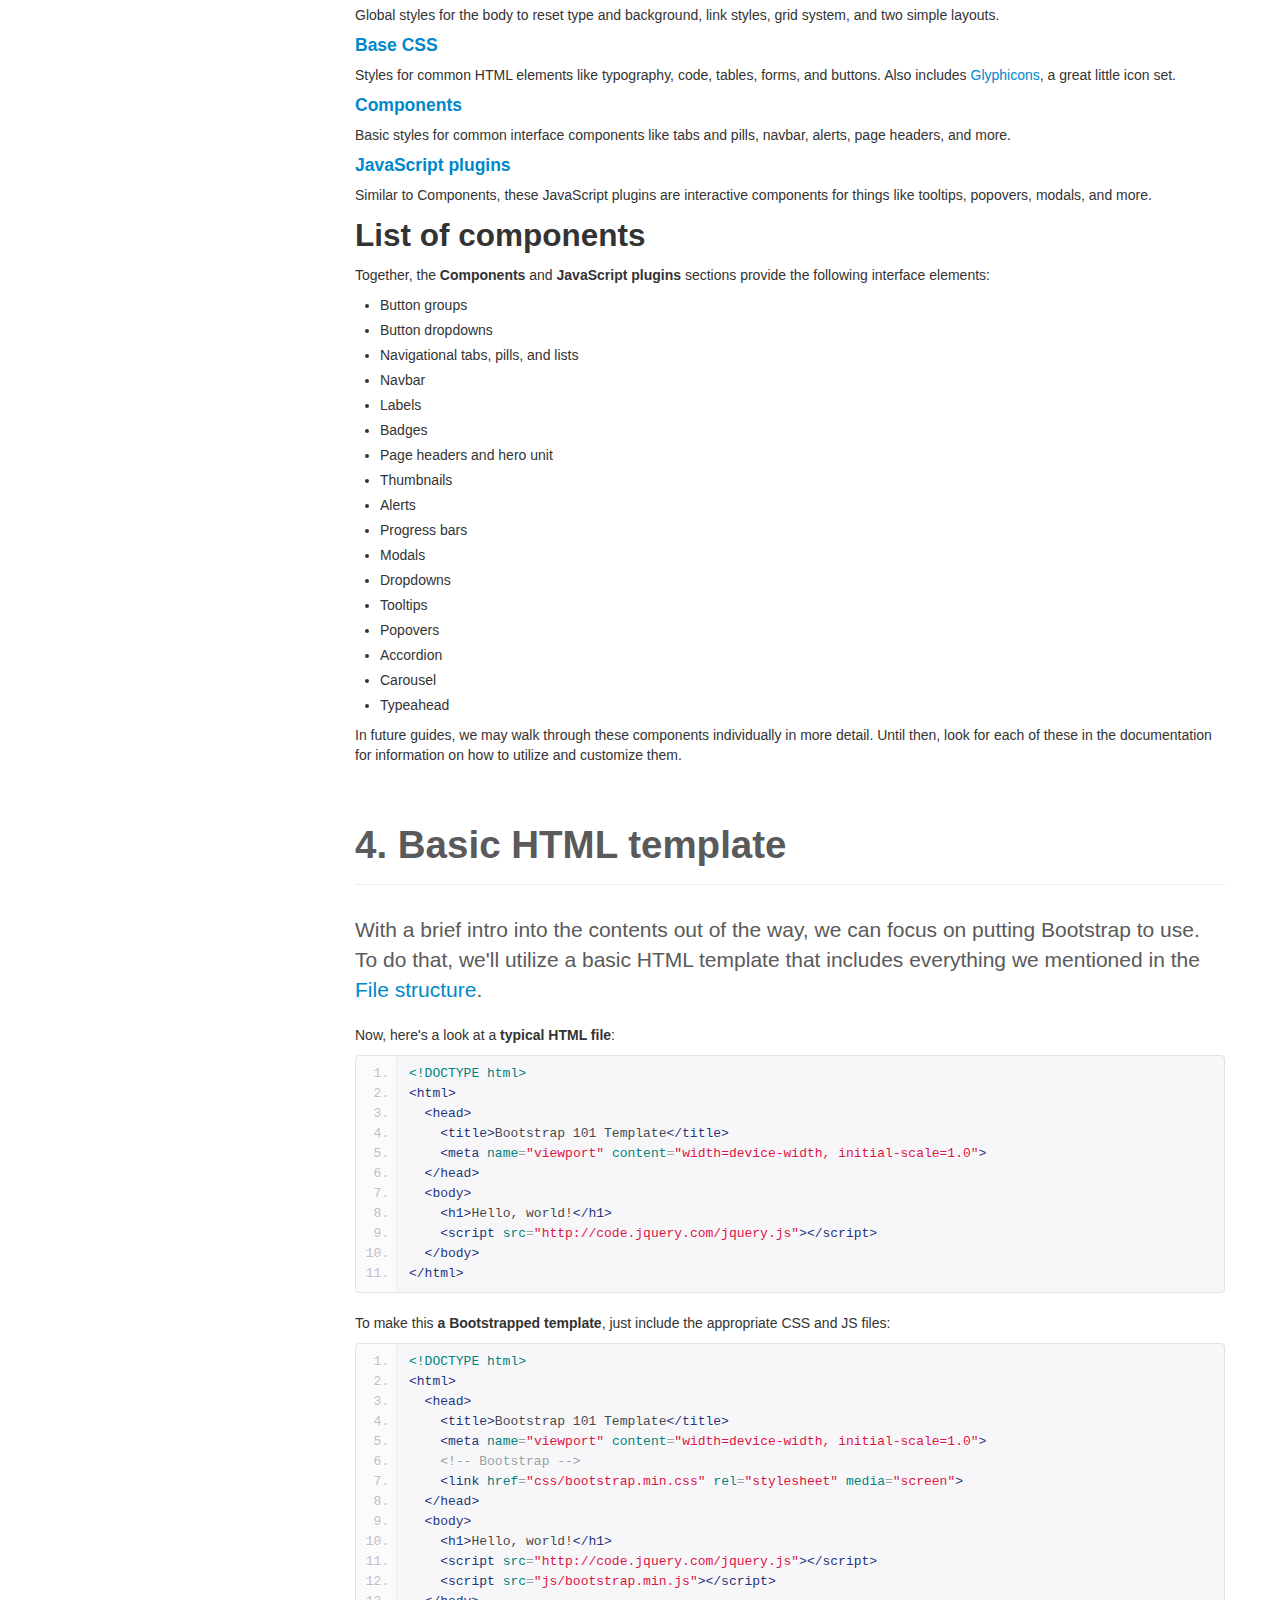
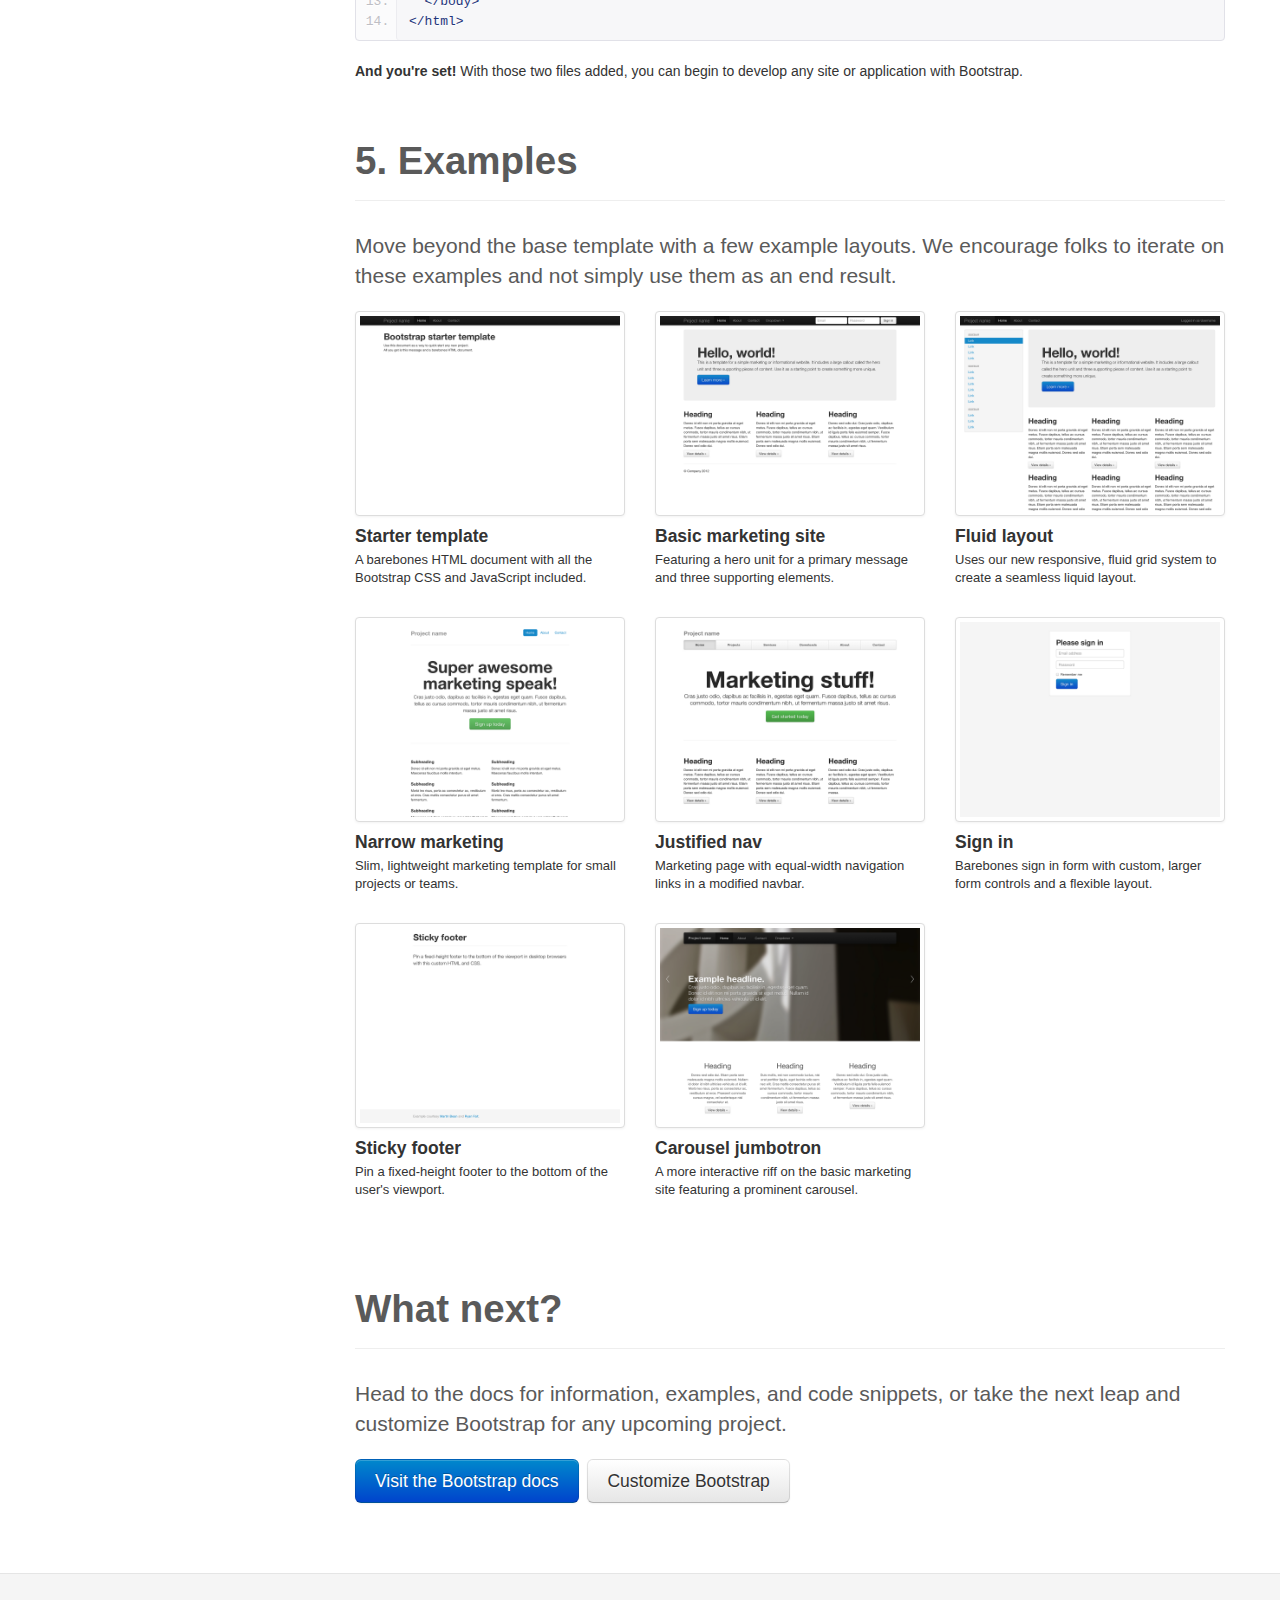
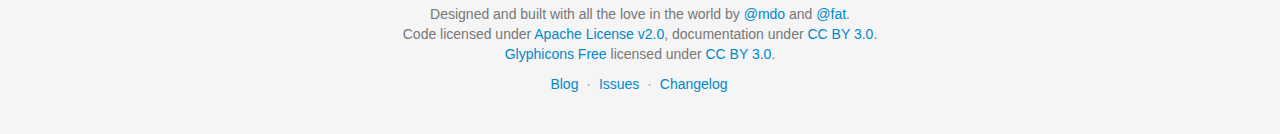
<file: bootstrap/docs/getting-started.html>
<!DOCTYPE html>
<html lang="en">
  <head>
    <meta charset="utf-8">
    <title>Getting · Bootstrap</title>
    <meta name="viewport" content="width=device-width, initial-scale=1.0">
    <meta name="description" content="">
    <meta name="author" content="">

    <!-- Le styles -->
    <link href="assets/css/bootstrap.css" rel="stylesheet">
    <link href="assets/css/bootstrap-responsive.css" rel="stylesheet">
    <link href="assets/css/docs.css" rel="stylesheet">
    <link href="assets/js/google-code-prettify/prettify.css" rel="stylesheet">

    <!-- Le HTML5 shim, for IE6-8 support of HTML5 elements -->
    <!--[if lt IE 9]>
      <script src="assets/js/html5shiv.js"></script>
    <![endif]-->

    <!-- Le fav and touch icons -->
    <link rel="apple-touch-icon-precomposed" sizes="144x144" href="assets/ico/apple-touch-icon-144-precomposed.png">
    <link rel="apple-touch-icon-precomposed" sizes="114x114" href="assets/ico/apple-touch-icon-114-precomposed.png">
      <link rel="apple-touch-icon-precomposed" sizes="72x72" href="assets/ico/apple-touch-icon-72-precomposed.png">
                    <link rel="apple-touch-icon-precomposed" href="assets/ico/apple-touch-icon-57-precomposed.png">
                                   <link rel="shortcut icon" href="assets/ico/favicon.png">

    <script type="text/javascript">
      var _gaq = _gaq || [];
      _gaq.push(['_setAccount', 'UA-146052-10']);
      _gaq.push(['_trackPageview']);
      (function() {
        var ga = document.createElement('script'); ga.type = 'text/javascript'; ga.async = true;
        ga.src = ('https:' == document.location.protocol ? 'https://ssl' : 'http://www') + '.google-analytics.com/ga.js';
        var s = document.getElementsByTagName('script')[0]; s.parentNode.insertBefore(ga, s);
      })();
    </script>
  </head>

  <body data-spy="scroll" data-target=".bs-docs-sidebar">

    <!-- Navbar
    ================================================== -->
    <div class="navbar navbar-inverse navbar-fixed-top">
      <div class="navbar-inner">
        <div class="container">
          <button type="button" class="btn btn-navbar" data-toggle="collapse" data-target=".nav-collapse">
            <span class="icon-bar"></span>
            <span class="icon-bar"></span>
            <span class="icon-bar"></span>
          </button>
          <a class="brand" href="./index.html">Bootstrap</a>
          <div class="nav-collapse collapse">
            <ul class="nav">
              <li class="">
                <a href="./index.html">Home</a>
              </li>
              <li class="active">
                <a href="./getting-started.html">Get started</a>
              </li>
              <li class="">
                <a href="./scaffolding.html">Scaffolding</a>
              </li>
              <li class="">
                <a href="./base-css.html">Base CSS</a>
              </li>
              <li class="">
                <a href="./components.html">Components</a>
              </li>
              <li class="">
                <a href="./javascript.html">JavaScript</a>
              </li>
              <li class="">
                <a href="./customize.html">Customize</a>
              </li>
            </ul>
          </div>
        </div>
      </div>
    </div>

<!-- Subhead
================================================== -->
<header class="jumbotron subhead" id="overview">
  <div class="container">
    <h1>Getting started</h1>
    <p class="lead">Overview of the project, its contents, and how to get started with a simple template.</p>
  </div>
</header>


  <div class="container">

    <!-- Docs nav
    ================================================== -->
    <div class="row">
      <div class="span3 bs-docs-sidebar">
        <ul class="nav nav-list bs-docs-sidenav">
          <li><a href="#download-bootstrap"><i class="icon-chevron-right"></i> Download</a></li>
          <li><a href="#file-structure"><i class="icon-chevron-right"></i> File structure</a></li>
          <li><a href="#contents"><i class="icon-chevron-right"></i> What's included</a></li>
          <li><a href="#html-template"><i class="icon-chevron-right"></i> HTML template</a></li>
          <li><a href="#examples"><i class="icon-chevron-right"></i> Examples</a></li>
          <li><a href="#what-next"><i class="icon-chevron-right"></i> What next?</a></li>
        </ul>
      </div>
      <div class="span9">



        <!-- Download
        ================================================== -->
        <section id="download-bootstrap">
          <div class="page-header">
            <h1>1. Download</h1>
          </div>
          <p class="lead">Before downloading, be sure to have a code editor (we recommend <a href="http://sublimetext.com/2">Sublime Text 2</a>) and some working knowledge of HTML and CSS. We won't walk through the source files here, but they are available for download. We'll focus on getting started with the compiled Bootstrap files.</p>

          <div class="row-fluid">
            <div class="span6">
              <h2>Download compiled</h2>
              <p><strong>Fastest way to get started:</strong> get the compiled and minified versions of our CSS, JS, and images. No docs or original source files.</p>
              <p><a class="btn btn-large btn-primary" href="assets/bootstrap.zip" onclick="_gaq.push(['_trackEvent', 'Getting started', 'Download', 'Download compiled']);">Download Bootstrap</a></p>
            </div>
            <div class="span6">
              <h2>Download source</h2>
              <p>Get the original files for all CSS and JavaScript, along with a local copy of the docs by downloading the latest version directly from GitHub.</p>
              <p><a class="btn btn-large" href="https://github.com/twitter/bootstrap/zipball/master" onclick="_gaq.push(['_trackEvent', 'Getting started', 'Download', 'Download source']);">Download Bootstrap source</a></p>
            </div>
          </div>
        </section>



        <!-- File structure
        ================================================== -->
        <section id="file-structure">
          <div class="page-header">
            <h1>2. File structure</h1>
          </div>
          <p class="lead">Within the download you'll find the following file structure and contents, logically grouping common assets and providing both compiled and minified variations.</p>
          <p>Once downloaded, unzip the compressed folder to see the structure of (the compiled) Bootstrap. You'll see something like this:</p>
<pre class="prettyprint">
  bootstrap/
  ├── css/
  │   ├── bootstrap.css
  │   ├── bootstrap.min.css
  ├── js/
  │   ├── bootstrap.js
  │   ├── bootstrap.min.js
  └── img/
      ├── glyphicons-halflings.png
      └── glyphicons-halflings-white.png
</pre>
          <p>This is the most basic form of Bootstrap: compiled files for quick drop-in usage in nearly any web project. We provide compiled CSS and JS (<code>bootstrap.*</code>), as well as compiled and minified CSS and JS (<code>bootstrap.min.*</code>). The image files are compressed using <a href="http://imageoptim.com/">ImageOptim</a>, a Mac app for compressing PNGs.</p>
          <p>Please note that all JavaScript plugins require jQuery to be included.</p>
        </section>



        <!-- Contents
        ================================================== -->
        <section id="contents">
          <div class="page-header">
            <h1>3. What's included</h1>
          </div>
          <p class="lead">Bootstrap comes equipped with HTML, CSS, and JS for all sorts of things, but they can be summarized with a handful of categories visible at the top of the <a href="http://getbootstrap.com">Bootstrap documentation</a>.</p>

          <h2>Docs sections</h2>
          <h4><a href="http://twitter.github.com/bootstrap/scaffolding.html">Scaffolding</a></h4>
          <p>Global styles for the body to reset type and background, link styles, grid system, and two simple layouts.</p>
          <h4><a href="http://twitter.github.com/bootstrap/base-css.html">Base CSS</a></h4>
          <p>Styles for common HTML elements like typography, code, tables, forms, and buttons. Also includes <a href="http://glyphicons.com">Glyphicons</a>, a great little icon set.</p>
          <h4><a href="http://twitter.github.com/bootstrap/components.html">Components</a></h4>
          <p>Basic styles for common interface components like tabs and pills, navbar, alerts, page headers, and more.</p>
          <h4><a href="http://twitter.github.com/bootstrap/javascript.html">JavaScript plugins</a></h4>
          <p>Similar to Components, these JavaScript plugins are interactive components for things like tooltips, popovers, modals, and more.</p>

          <h2>List of components</h2>
          <p>Together, the <strong>Components</strong> and <strong>JavaScript plugins</strong> sections provide the following interface elements:</p>
          <ul>
            <li>Button groups</li>
            <li>Button dropdowns</li>
            <li>Navigational tabs, pills, and lists</li>
            <li>Navbar</li>
            <li>Labels</li>
            <li>Badges</li>
            <li>Page headers and hero unit</li>
            <li>Thumbnails</li>
            <li>Alerts</li>
            <li>Progress bars</li>
            <li>Modals</li>
            <li>Dropdowns</li>
            <li>Tooltips</li>
            <li>Popovers</li>
            <li>Accordion</li>
            <li>Carousel</li>
            <li>Typeahead</li>
          </ul>
          <p>In future guides, we may walk through these components individually in more detail. Until then, look for each of these in the documentation for information on how to utilize and customize them.</p>
        </section>



        <!-- HTML template
        ================================================== -->
        <section id="html-template">
          <div class="page-header">
            <h1>4. Basic HTML template</h1>
          </div>
          <p class="lead">With a brief intro into the contents out of the way, we can focus on putting Bootstrap to use. To do that, we'll utilize a basic HTML template that includes everything we mentioned in the <a href="./getting-started.html#file-structure">File structure</a>.</p>
          <p>Now, here's a look at a <strong>typical HTML file</strong>:</p>
<pre class="prettyprint linenums">
&lt;!DOCTYPE html&gt;
&lt;html&gt;
  &lt;head&gt;
    &lt;title&gt;Bootstrap 101 Template&lt;/title&gt;
    &lt;meta name="viewport" content="width=device-width, initial-scale=1.0"&gt;
  &lt;/head&gt;
  &lt;body&gt;
    &lt;h1&gt;Hello, world!&lt;/h1&gt;
    &lt;script src="http://code.jquery.com/jquery.js"&gt;&lt;/script&gt;
  &lt;/body&gt;
&lt;/html&gt;
</pre>
          <p>To make this <strong>a Bootstrapped template</strong>, just include the appropriate CSS and JS files:</p>
<pre class="prettyprint linenums">
&lt;!DOCTYPE html&gt;
&lt;html&gt;
  &lt;head&gt;
    &lt;title&gt;Bootstrap 101 Template&lt;/title&gt;
    &lt;meta name="viewport" content="width=device-width, initial-scale=1.0"&gt;
    &lt;!-- Bootstrap --&gt;
    &lt;link href="css/bootstrap.min.css" rel="stylesheet" media="screen"&gt;
  &lt;/head&gt;
  &lt;body&gt;
    &lt;h1&gt;Hello, world!&lt;/h1&gt;
    &lt;script src="http://code.jquery.com/jquery.js"&gt;&lt;/script&gt;
    &lt;script src="js/bootstrap.min.js"&gt;&lt;/script&gt;
  &lt;/body&gt;
&lt;/html&gt;
</pre>
          <p><strong>And you're set!</strong> With those two files added, you can begin to develop any site or application with Bootstrap.</p>
        </section>



        <!-- Examples
        ================================================== -->
        <section id="examples">
          <div class="page-header">
            <h1>5. Examples</h1>
          </div>
          <p class="lead">Move beyond the base template with a few example layouts. We encourage folks to iterate on these examples and not simply use them as an end result.</p>
          <ul class="thumbnails bootstrap-examples">
            <li class="span3">
              <a class="thumbnail" href="examples/starter-template.html">
                <img src="assets/img/examples/bootstrap-example-starter.png" alt="">
              </a>
              <h4>Starter template</h4>
              <p>A barebones HTML document with all the Bootstrap CSS and JavaScript included.</p>
            </li>
            <li class="span3">
              <a class="thumbnail" href="examples/hero.html">
                <img src="assets/img/examples/bootstrap-example-marketing.png" alt="">
              </a>
              <h4>Basic marketing site</h4>
              <p>Featuring a hero unit for a primary message and three supporting elements.</p>
            </li>
            <li class="span3">
              <a class="thumbnail" href="examples/fluid.html">
                <img src="assets/img/examples/bootstrap-example-fluid.png" alt="">
              </a>
              <h4>Fluid layout</h4>
              <p>Uses our new responsive, fluid grid system to create a seamless liquid layout.</p>
            </li>

            <li class="span3">
              <a class="thumbnail" href="examples/marketing-narrow.html">
                <img src="assets/img/examples/bootstrap-example-marketing-narrow.png" alt="">
              </a>
              <h4>Narrow marketing</h4>
              <p>Slim, lightweight marketing template for small projects or teams.</p>
            </li>
            <li class="span3">
              <a class="thumbnail" href="examples/justified-nav.html">
                <img src="assets/img/examples/bootstrap-example-justified-nav.png" alt="">
              </a>
              <h4>Justified nav</h4>
              <p>Marketing page with equal-width navigation links in a modified navbar.</p>
            </li>
            <li class="span3">
              <a class="thumbnail" href="examples/signin.html">
                <img src="assets/img/examples/bootstrap-example-signin.png" alt="">
              </a>
              <h4>Sign in</h4>
              <p>Barebones sign in form with custom, larger form controls and a flexible layout.</p>
            </li>

            <li class="span3">
              <a class="thumbnail" href="examples/sticky-footer.html">
                <img src="assets/img/examples/bootstrap-example-sticky-footer.png" alt="">
              </a>
              <h4>Sticky footer</h4>
              <p>Pin a fixed-height footer to the bottom of the user's viewport.</p>
            </li>
            <li class="span3">
              <a class="thumbnail" href="examples/carousel.html">
                <img src="assets/img/examples/bootstrap-example-carousel.png" alt="">
              </a>
              <h4>Carousel jumbotron</h4>
              <p>A more interactive riff on the basic marketing site featuring a prominent carousel.</p>
            </li>
          </ul>
        </section>




        <!-- Next
        ================================================== -->
        <section id="what-next">
          <div class="page-header">
            <h1>What next?</h1>
          </div>
          <p class="lead">Head to the docs for information, examples, and code snippets, or take the next leap and customize Bootstrap for any upcoming project.</p>
          <a class="btn btn-large btn-primary" href="./scaffolding.html" onclick="_gaq.push(['_trackEvent', 'Getting started', 'Next steps', 'Visit docs']);">Visit the Bootstrap docs</a>
          <a class="btn btn-large" href="./customize.html" style="margin-left: 5px;" onclick="_gaq.push(['_trackEvent', 'Getting started', 'Next steps', 'Customize']);">Customize Bootstrap</a>
        </section>




      </div>
    </div>

  </div>



    <!-- Footer
    ================================================== -->
    <footer class="footer">
      <div class="container">
        <p>Designed and built with all the love in the world by <a href="http://twitter.com/mdo" target="_blank">@mdo</a> and <a href="http://twitter.com/fat" target="_blank">@fat</a>.</p>
        <p>Code licensed under <a href="http://www.apache.org/licenses/LICENSE-2.0" target="_blank">Apache License v2.0</a>, documentation under <a href="http://creativecommons.org/licenses/by/3.0/">CC BY 3.0</a>.</p>
        <p><a href="http://glyphicons.com">Glyphicons Free</a> licensed under <a href="http://creativecommons.org/licenses/by/3.0/">CC BY 3.0</a>.</p>
        <ul class="footer-links">
          <li><a href="http://blog.getbootstrap.com">Blog</a></li>
          <li class="muted">&middot;</li>
          <li><a href="https://github.com/twitter/bootstrap/issues?state=open">Issues</a></li>
          <li class="muted">&middot;</li>
          <li><a href="https://github.com/twitter/bootstrap/blob/master/CHANGELOG.md">Changelog</a></li>
        </ul>
      </div>
    </footer>



    <!-- Le javascript
    ================================================== -->
    <!-- Placed at the end of the document so the pages load faster -->
    <script type="text/javascript" src="http://platform.twitter.com/widgets.js"></script>
    <script src="assets/js/jquery.js"></script>
    <script src="assets/js/bootstrap-transition.js"></script>
    <script src="assets/js/bootstrap-alert.js"></script>
    <script src="assets/js/bootstrap-modal.js"></script>
    <script src="assets/js/bootstrap-dropdown.js"></script>
    <script src="assets/js/bootstrap-scrollspy.js"></script>
    <script src="assets/js/bootstrap-tab.js"></script>
    <script src="assets/js/bootstrap-tooltip.js"></script>
    <script src="assets/js/bootstrap-popover.js"></script>
    <script src="assets/js/bootstrap-button.js"></script>
    <script src="assets/js/bootstrap-collapse.js"></script>
    <script src="assets/js/bootstrap-carousel.js"></script>
    <script src="assets/js/bootstrap-typeahead.js"></script>
    <script src="assets/js/bootstrap-affix.js"></script>

    <script src="assets/js/holder/holder.js"></script>
    <script src="assets/js/google-code-prettify/prettify.js"></script>

    <script src="assets/js/application.js"></script>


    <!-- Analytics
    ================================================== -->
    <script>
      var _gauges = _gauges || [];
      (function() {
        var t   = document.createElement('script');
        t.type  = 'text/javascript';
        t.async = true;
        t.id    = 'gauges-tracker';
        t.setAttribute('data-site-id', '4f0dc9fef5a1f55508000013');
        t.src = '//secure.gaug.es/track.js';
        var s = document.getElementsByTagName('script')[0];
        s.parentNode.insertBefore(t, s);
      })();
    </script>

  </body>
</html>
</file>
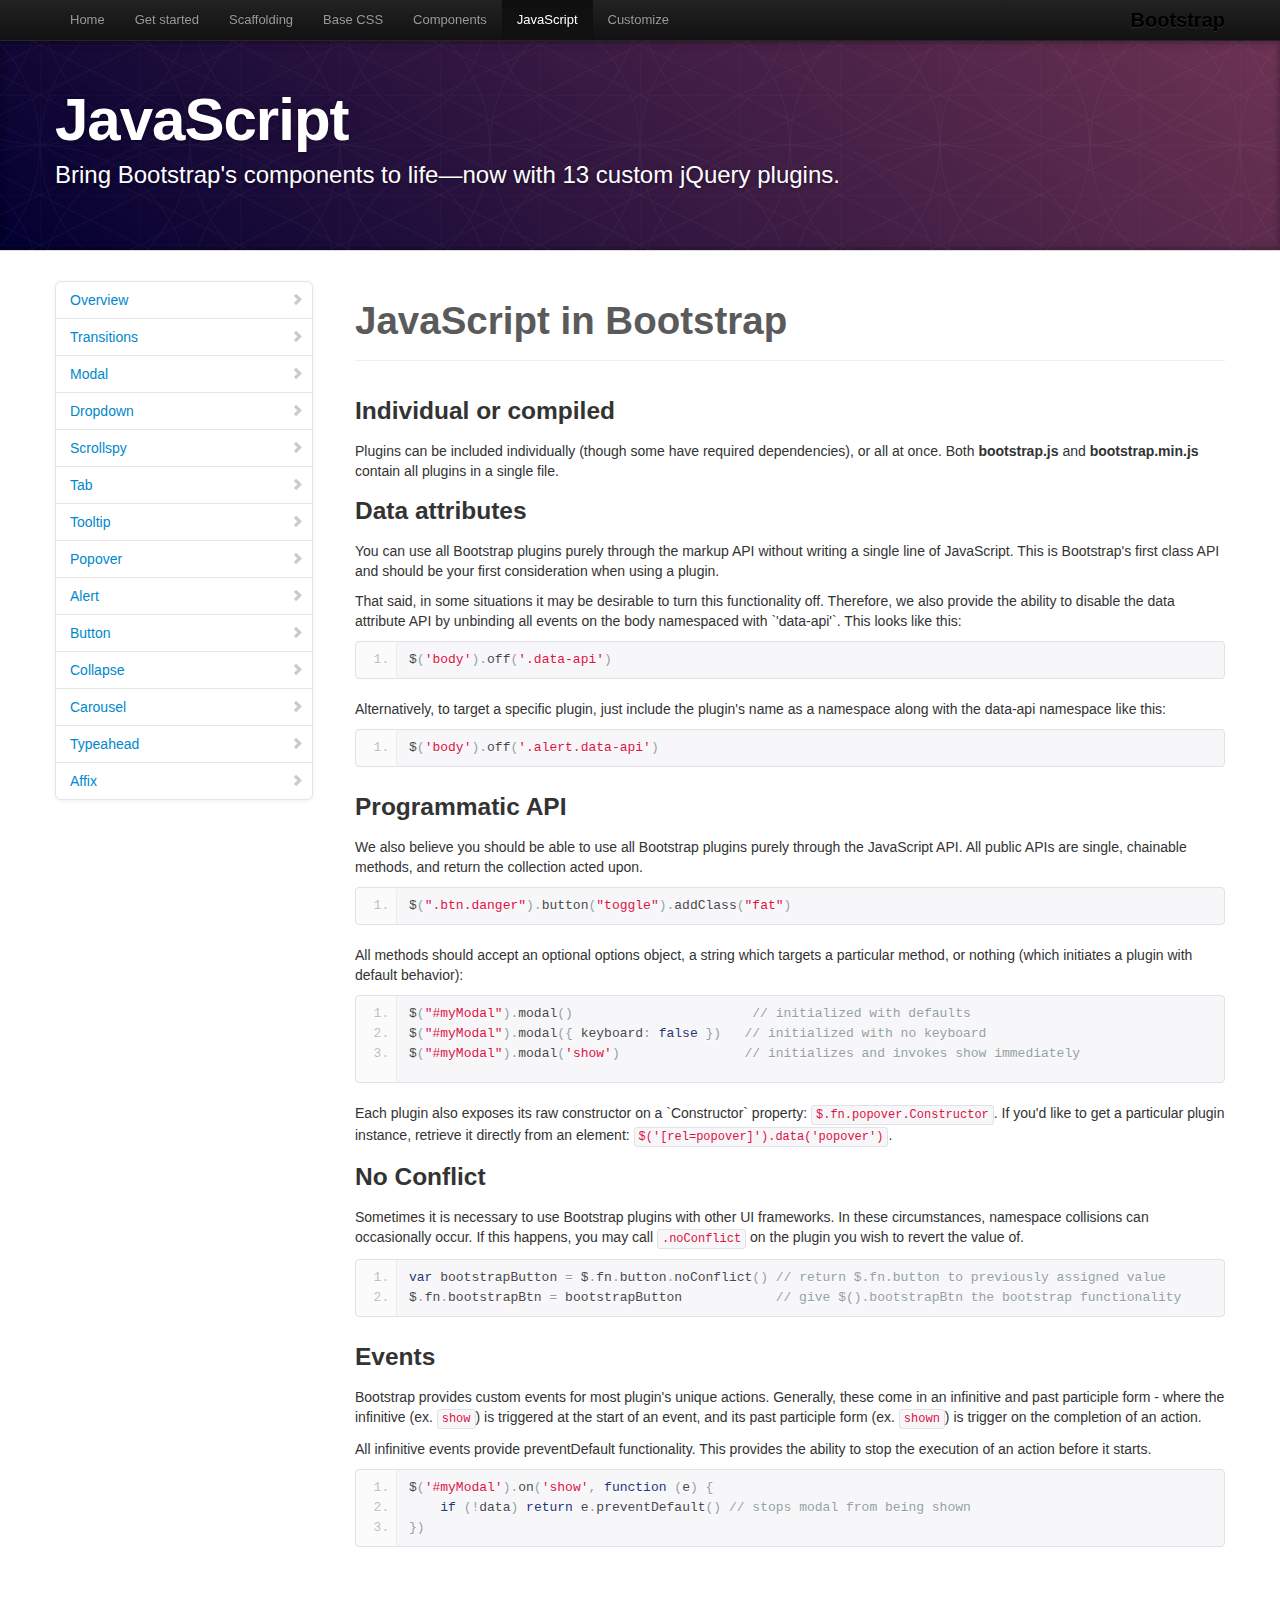
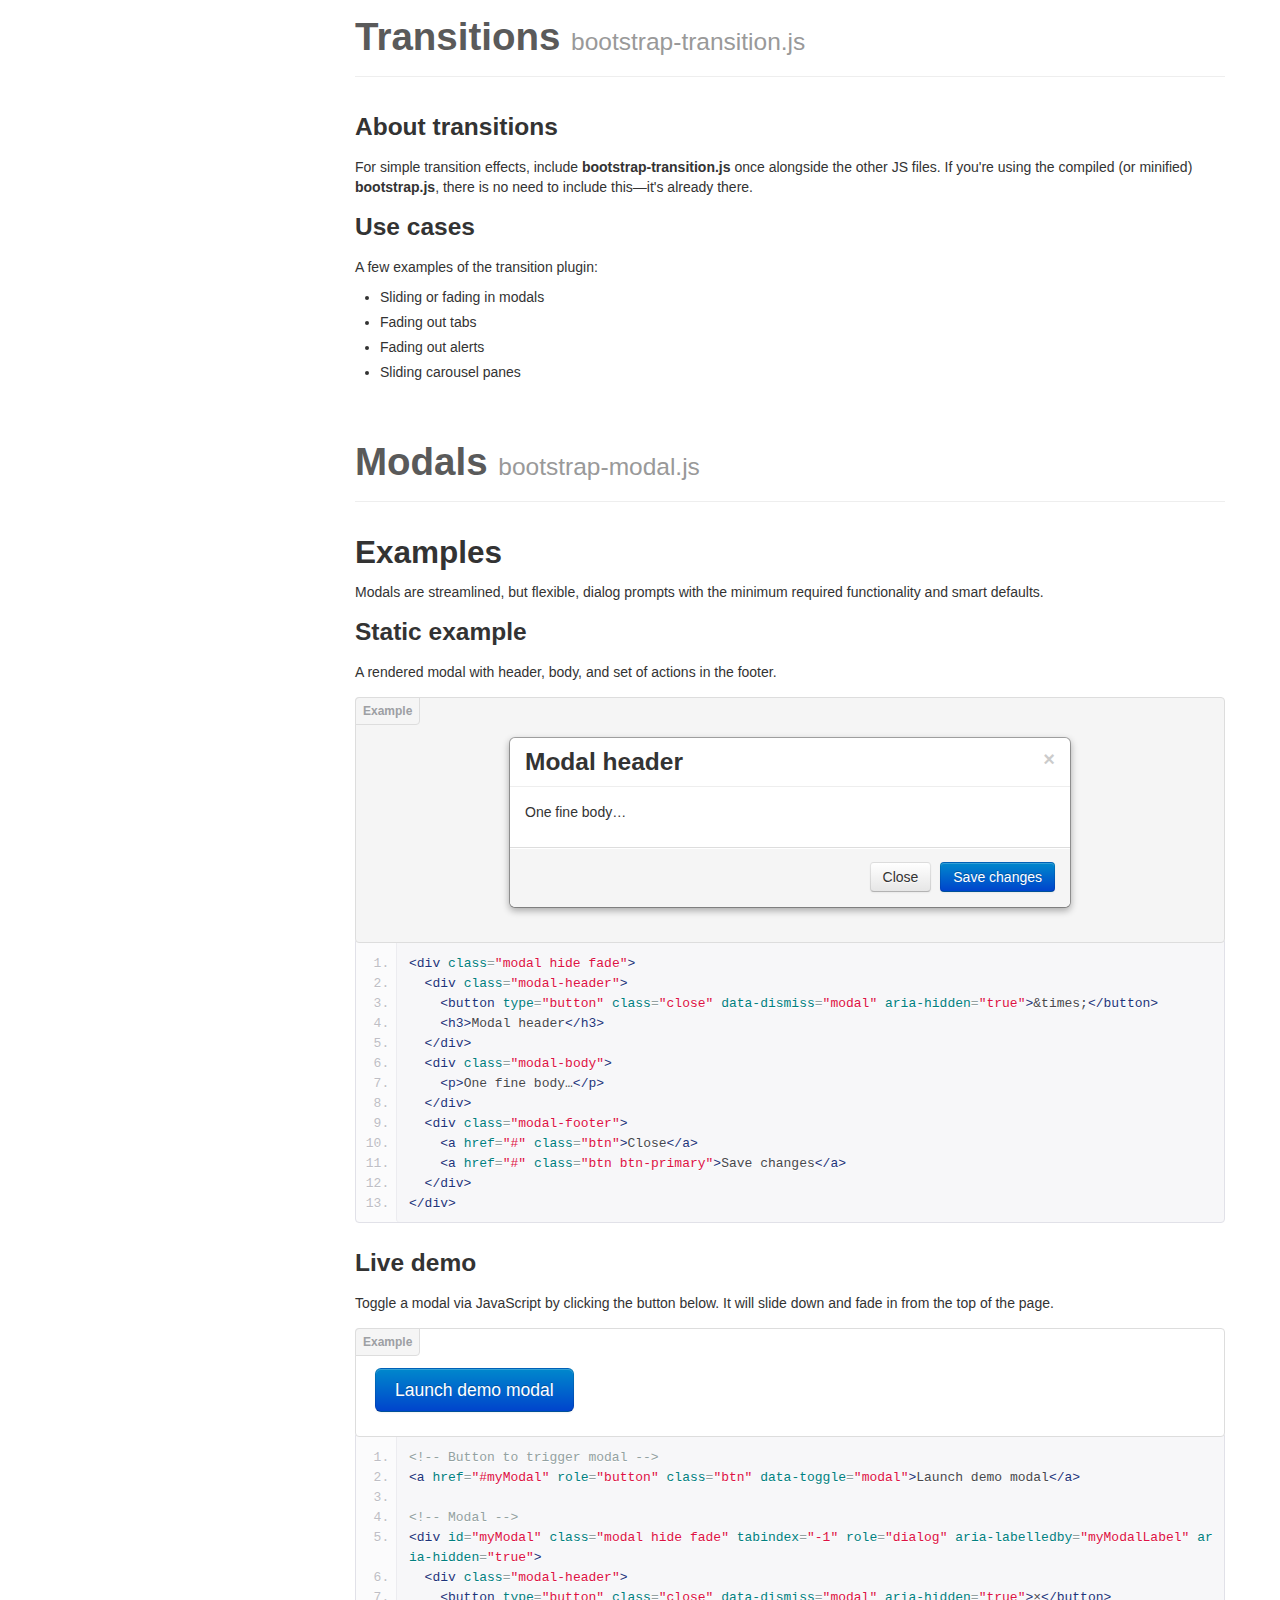
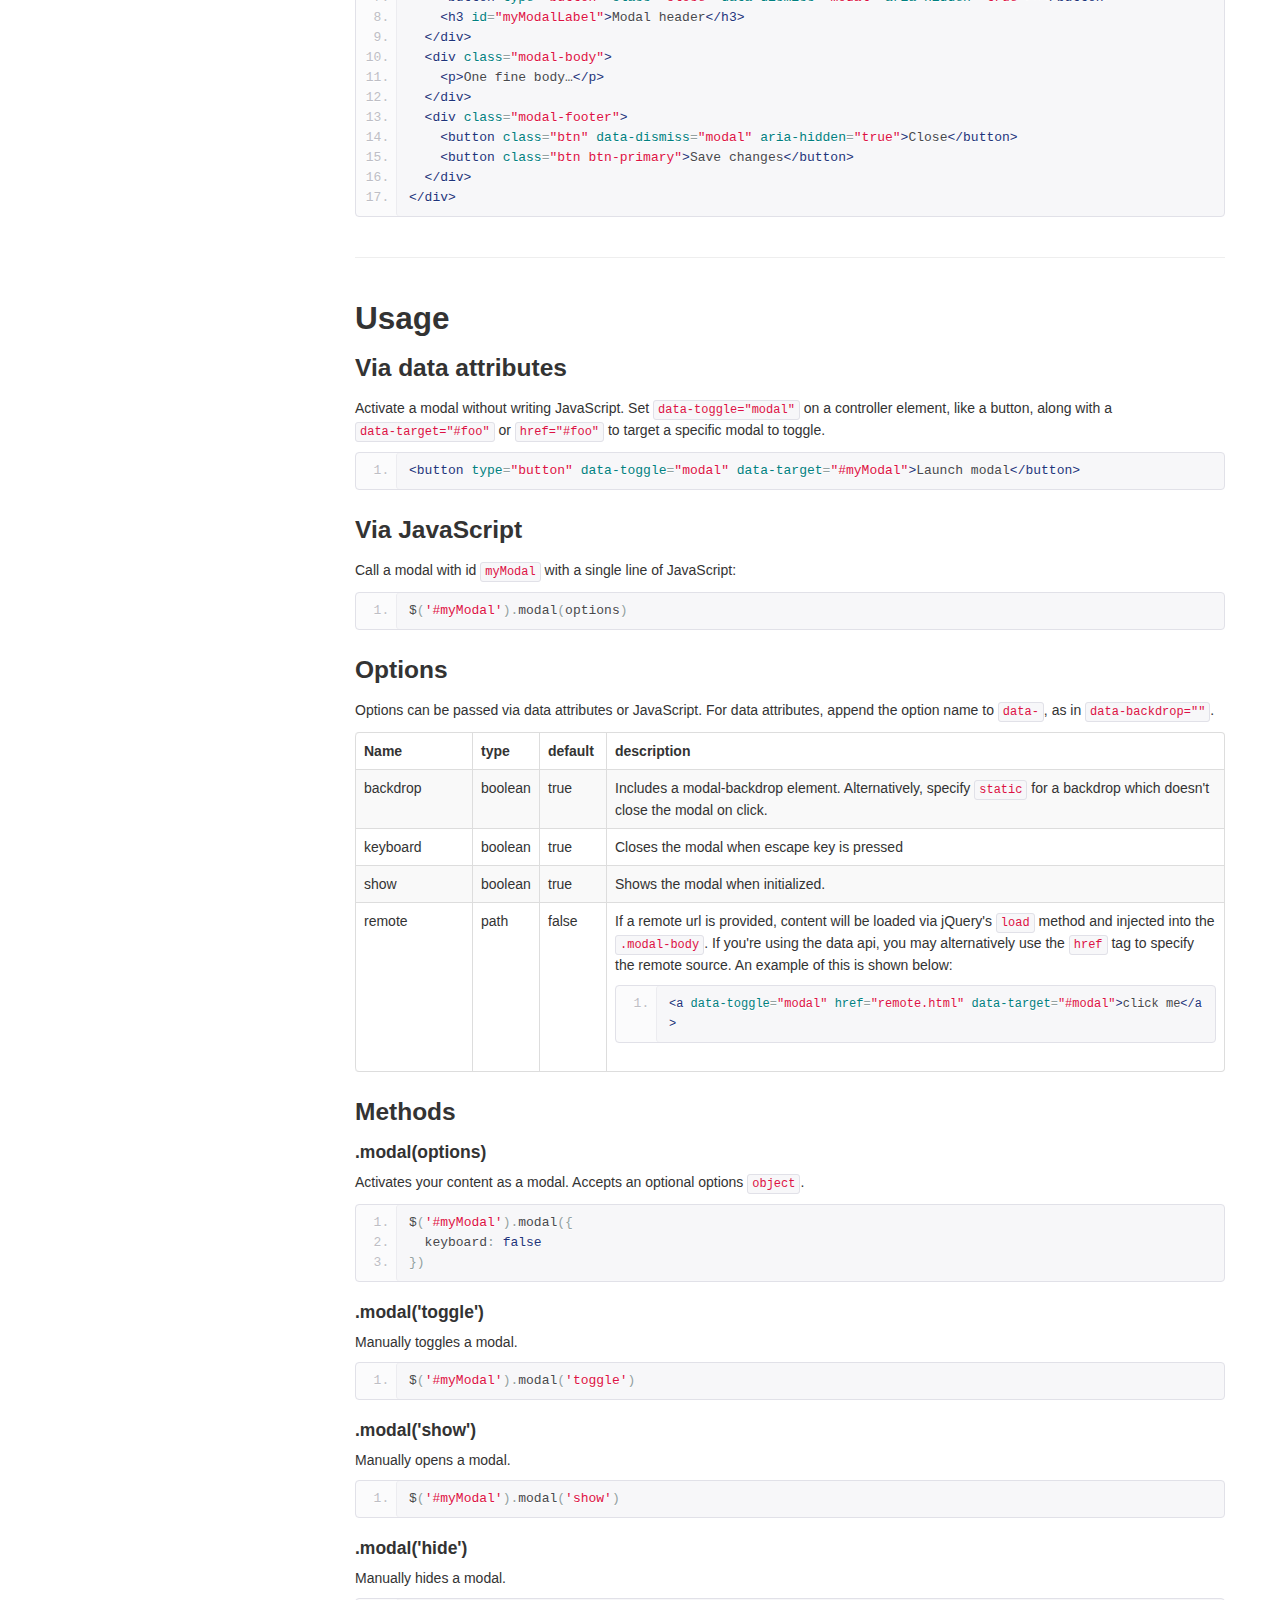
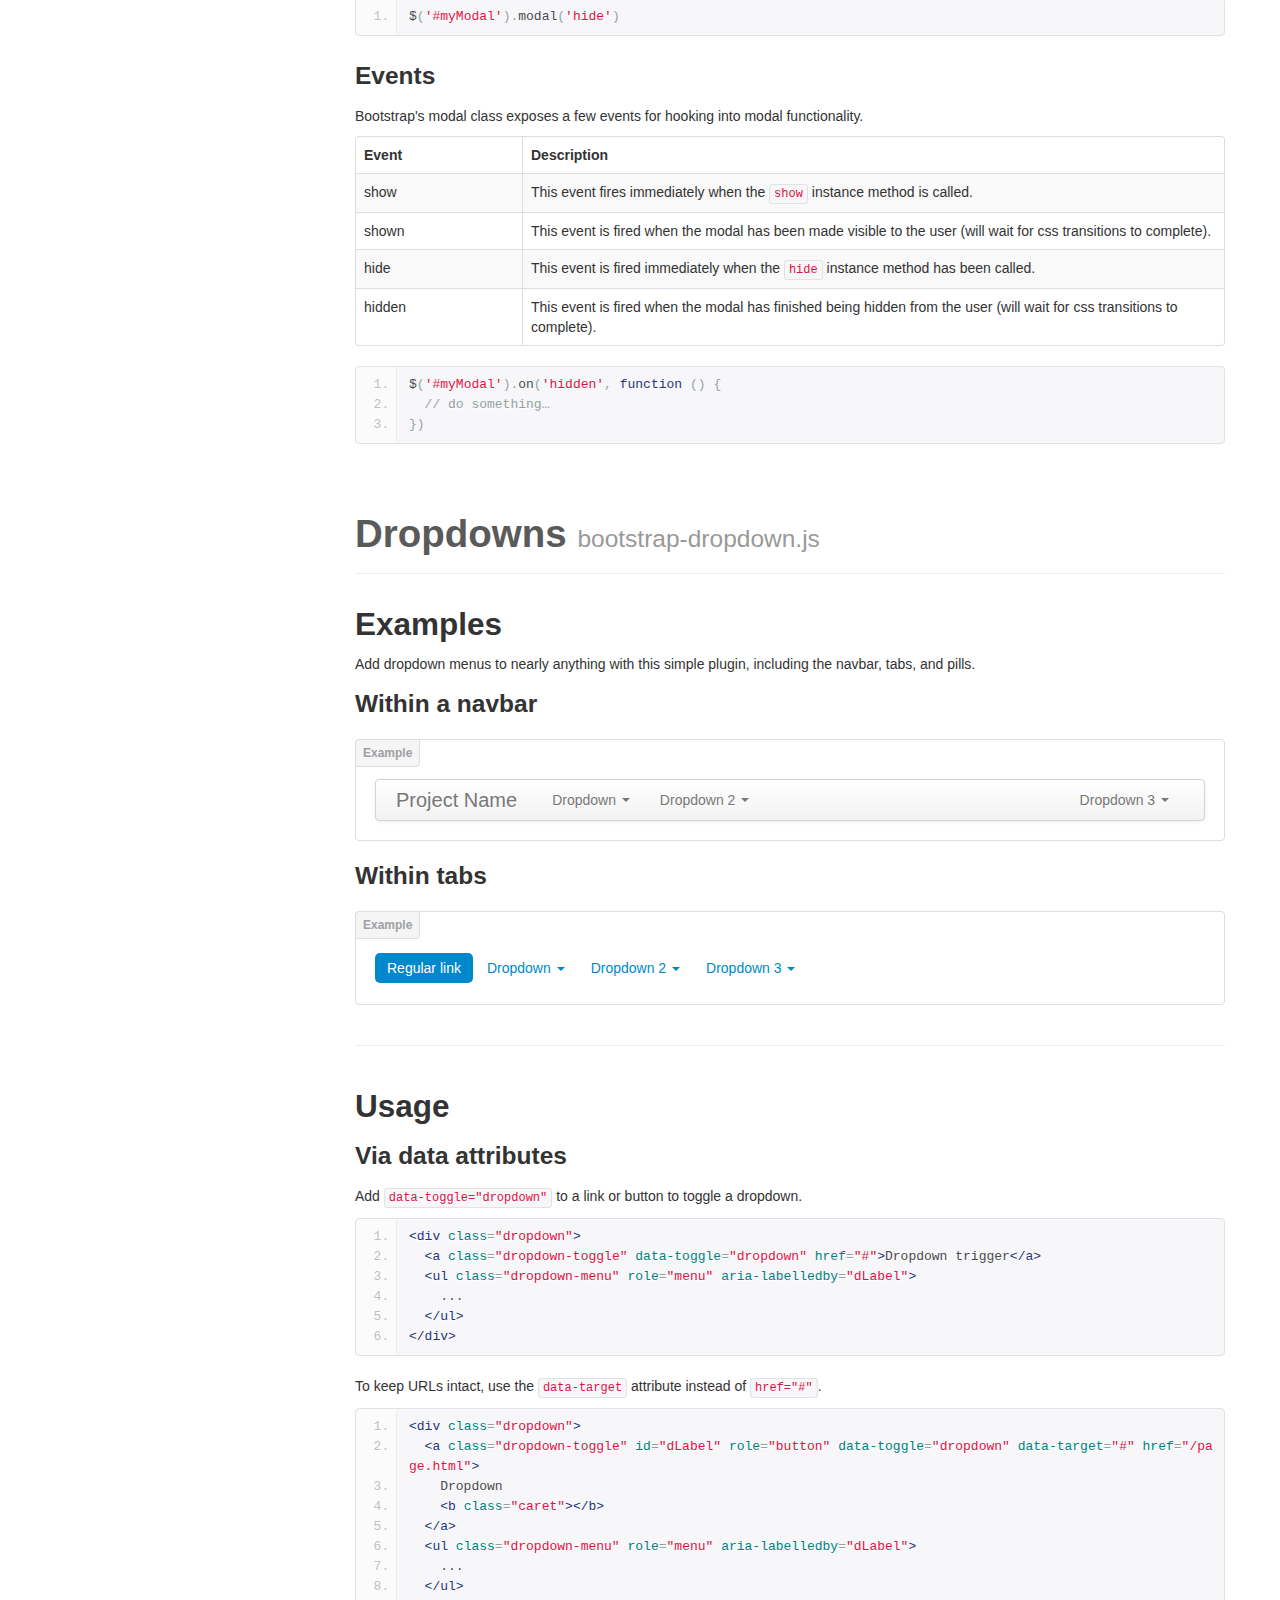
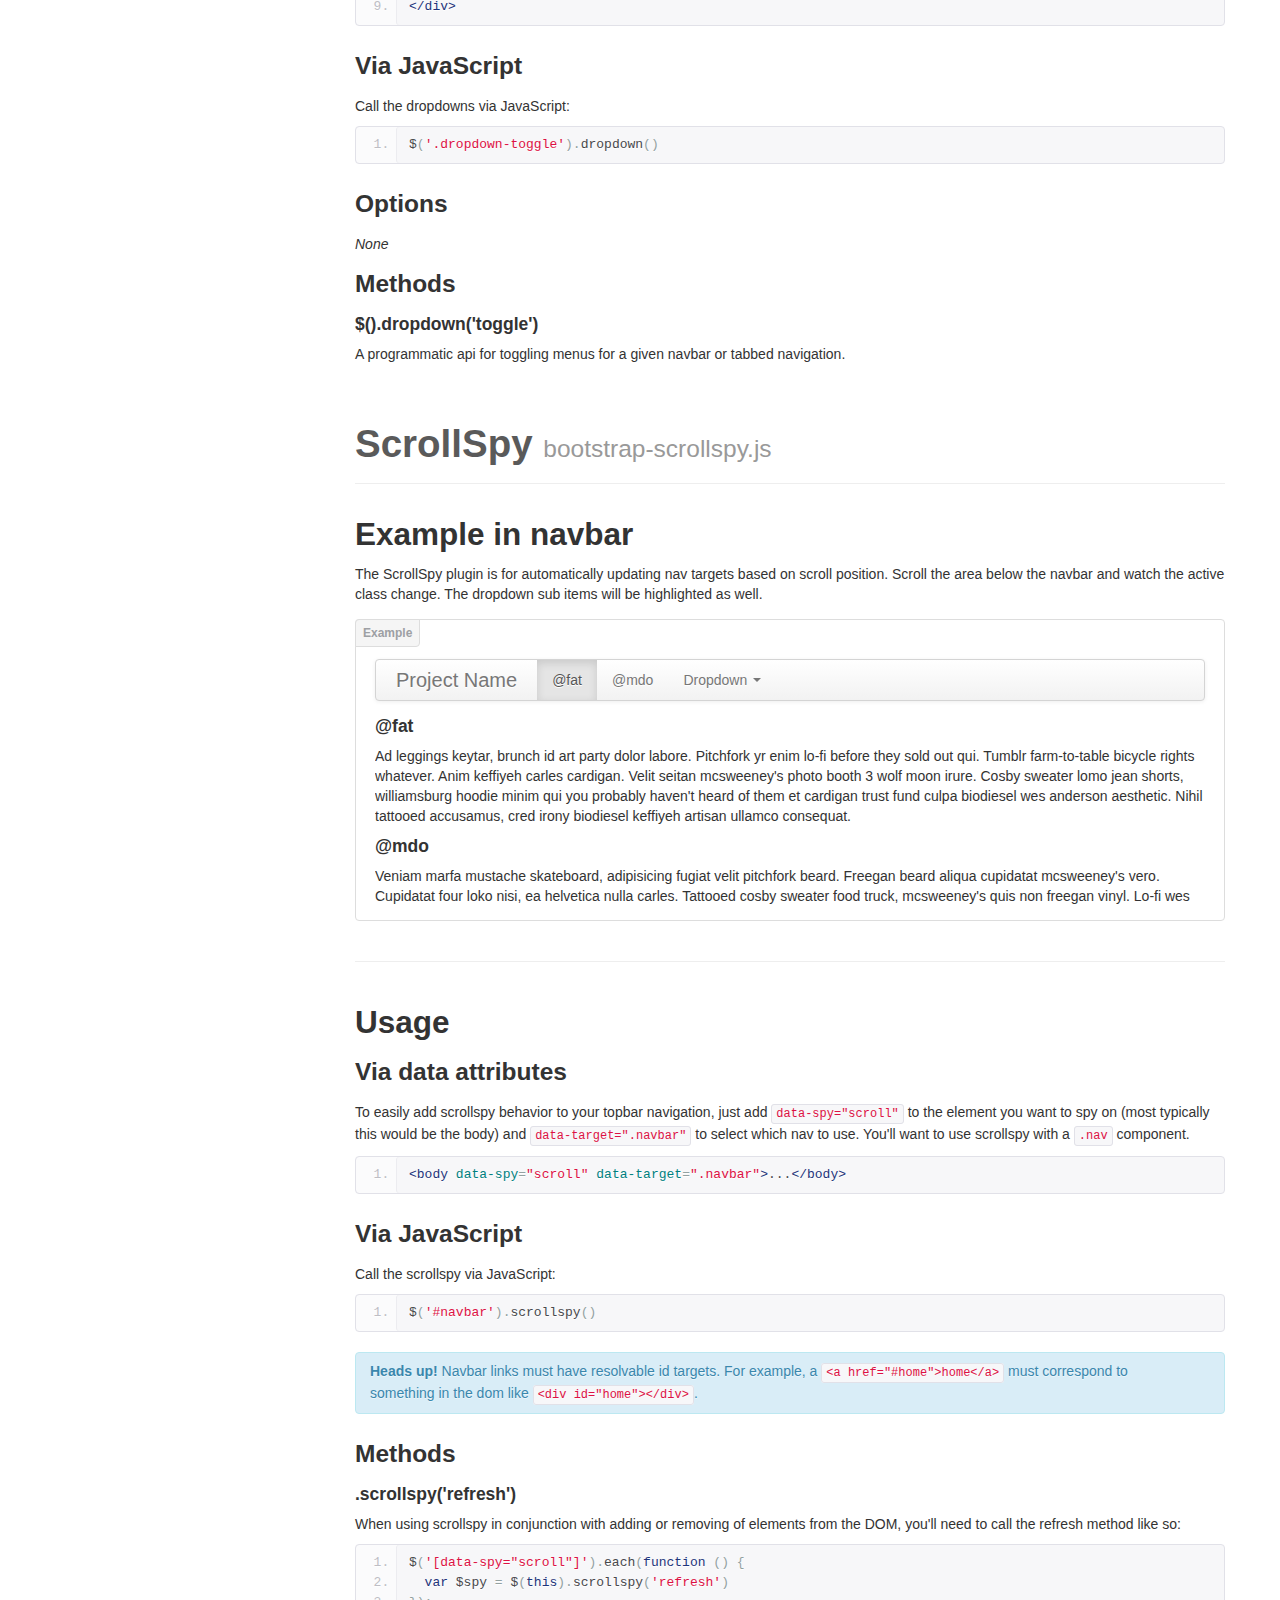
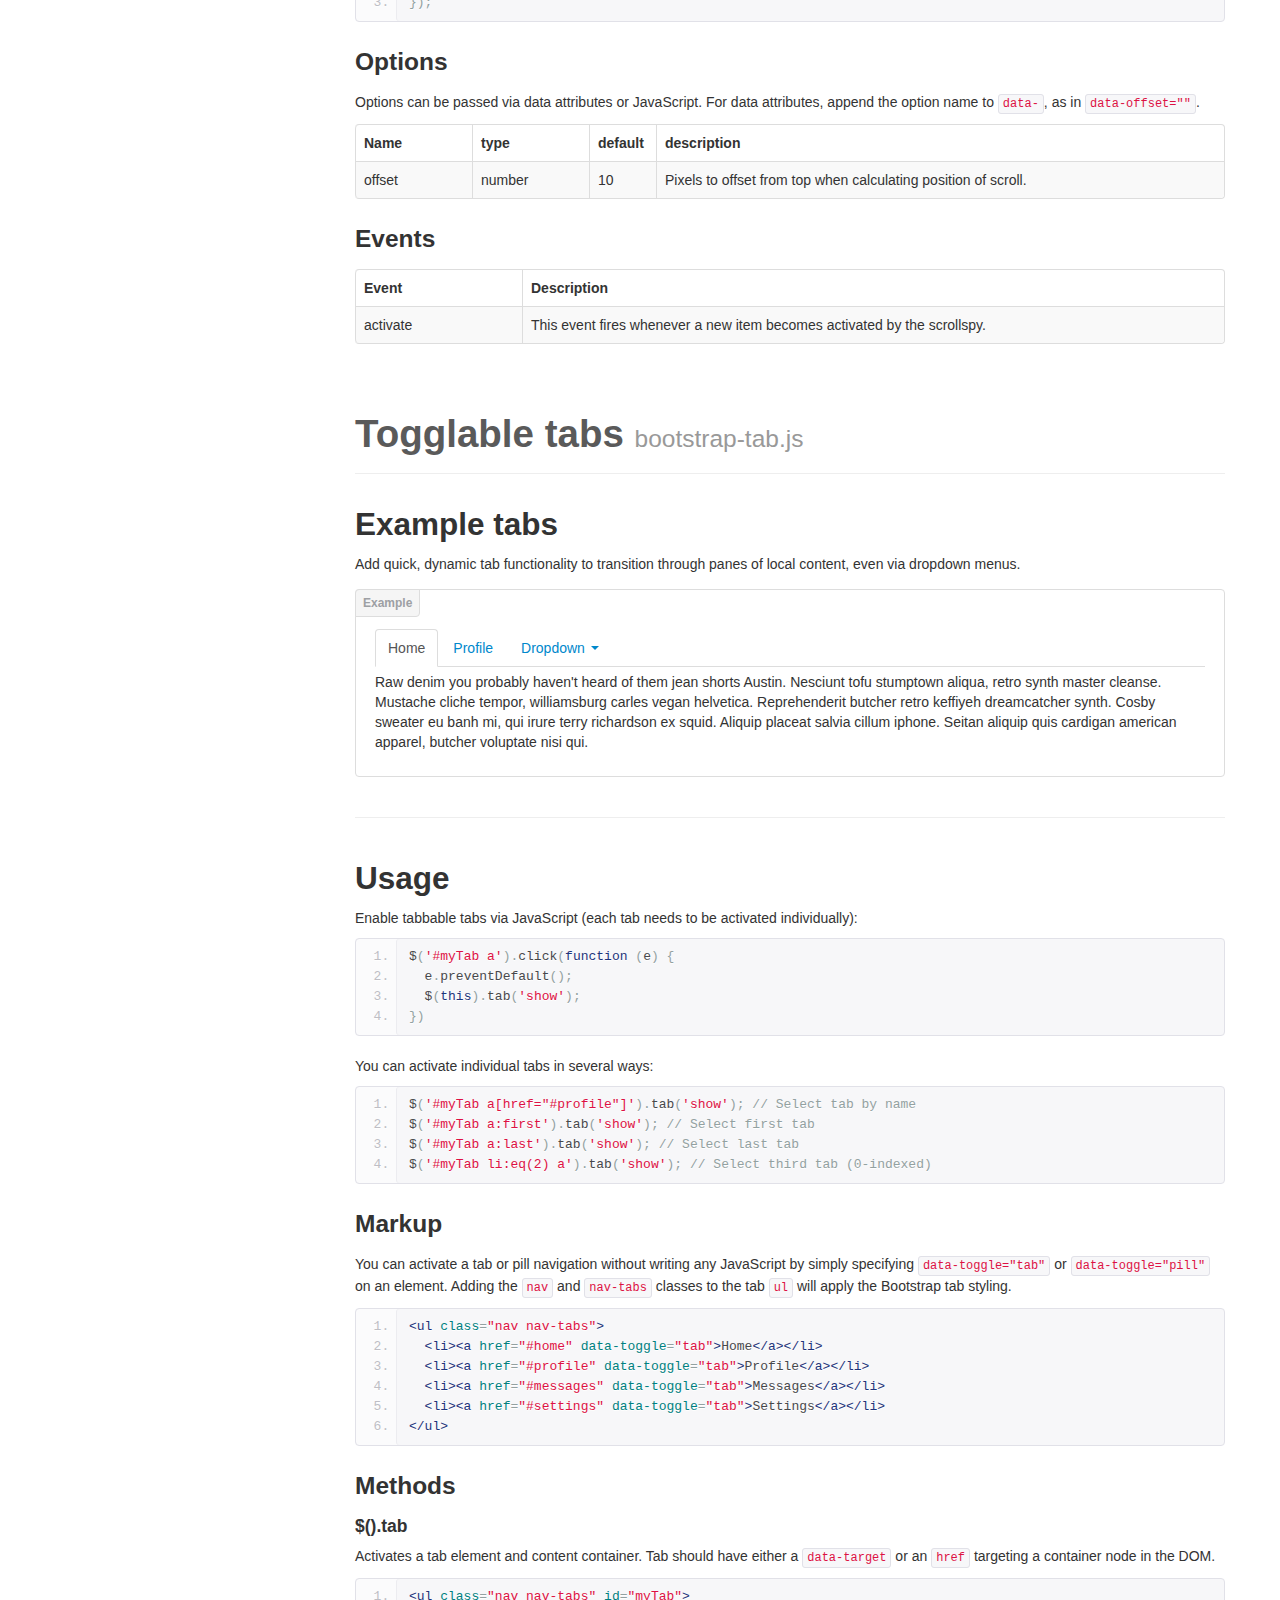
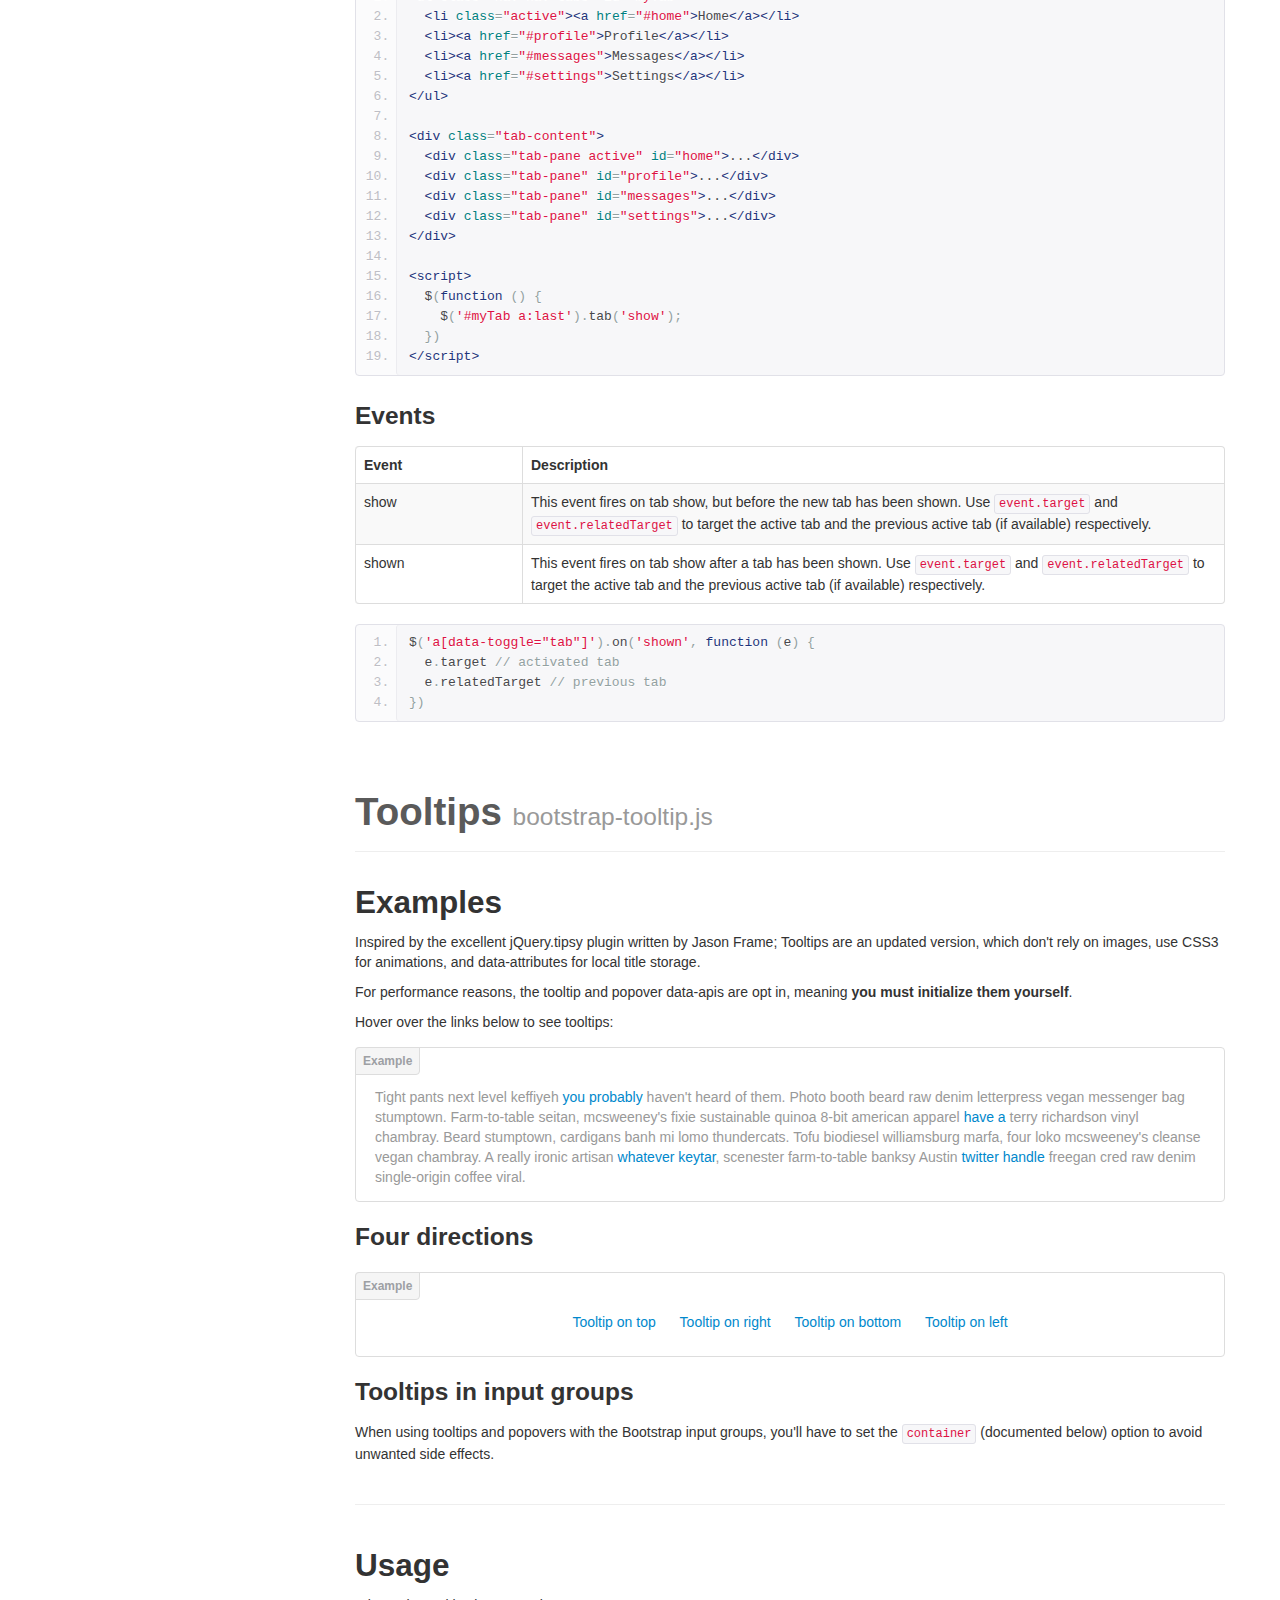
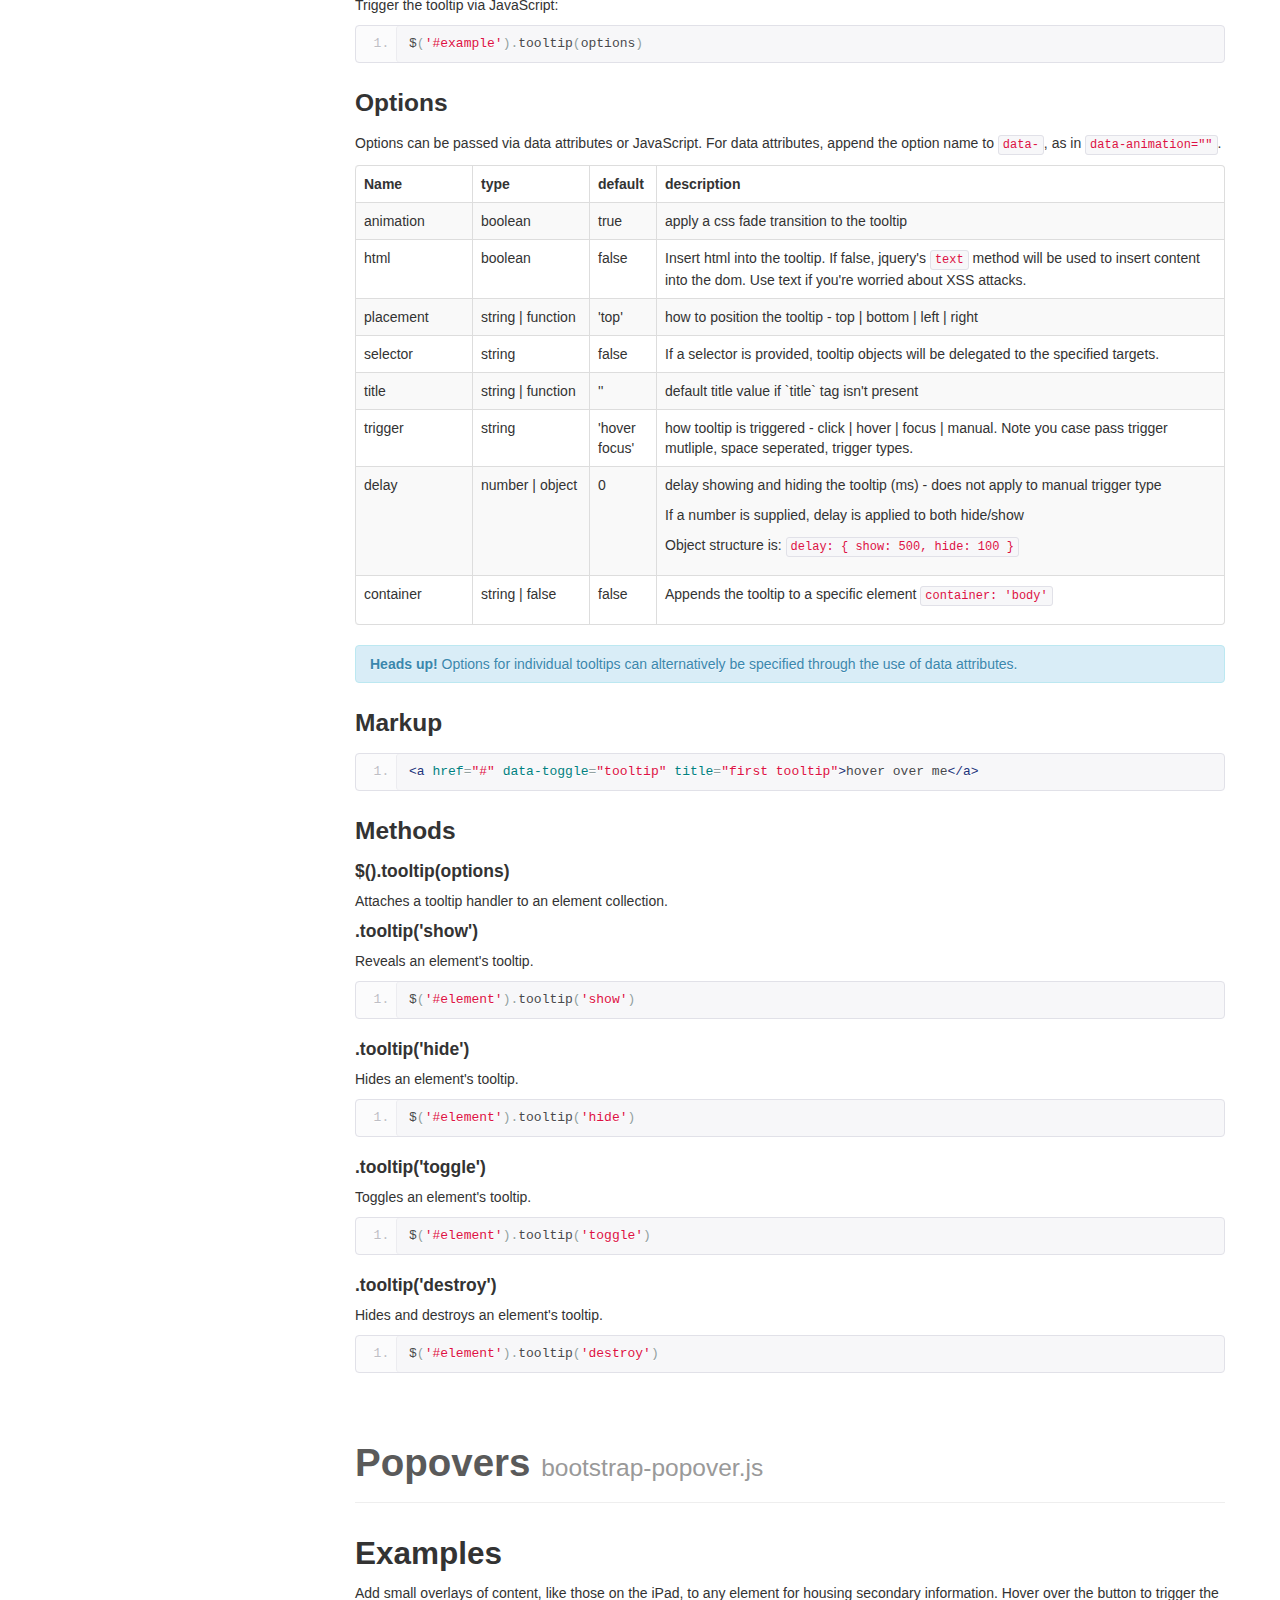
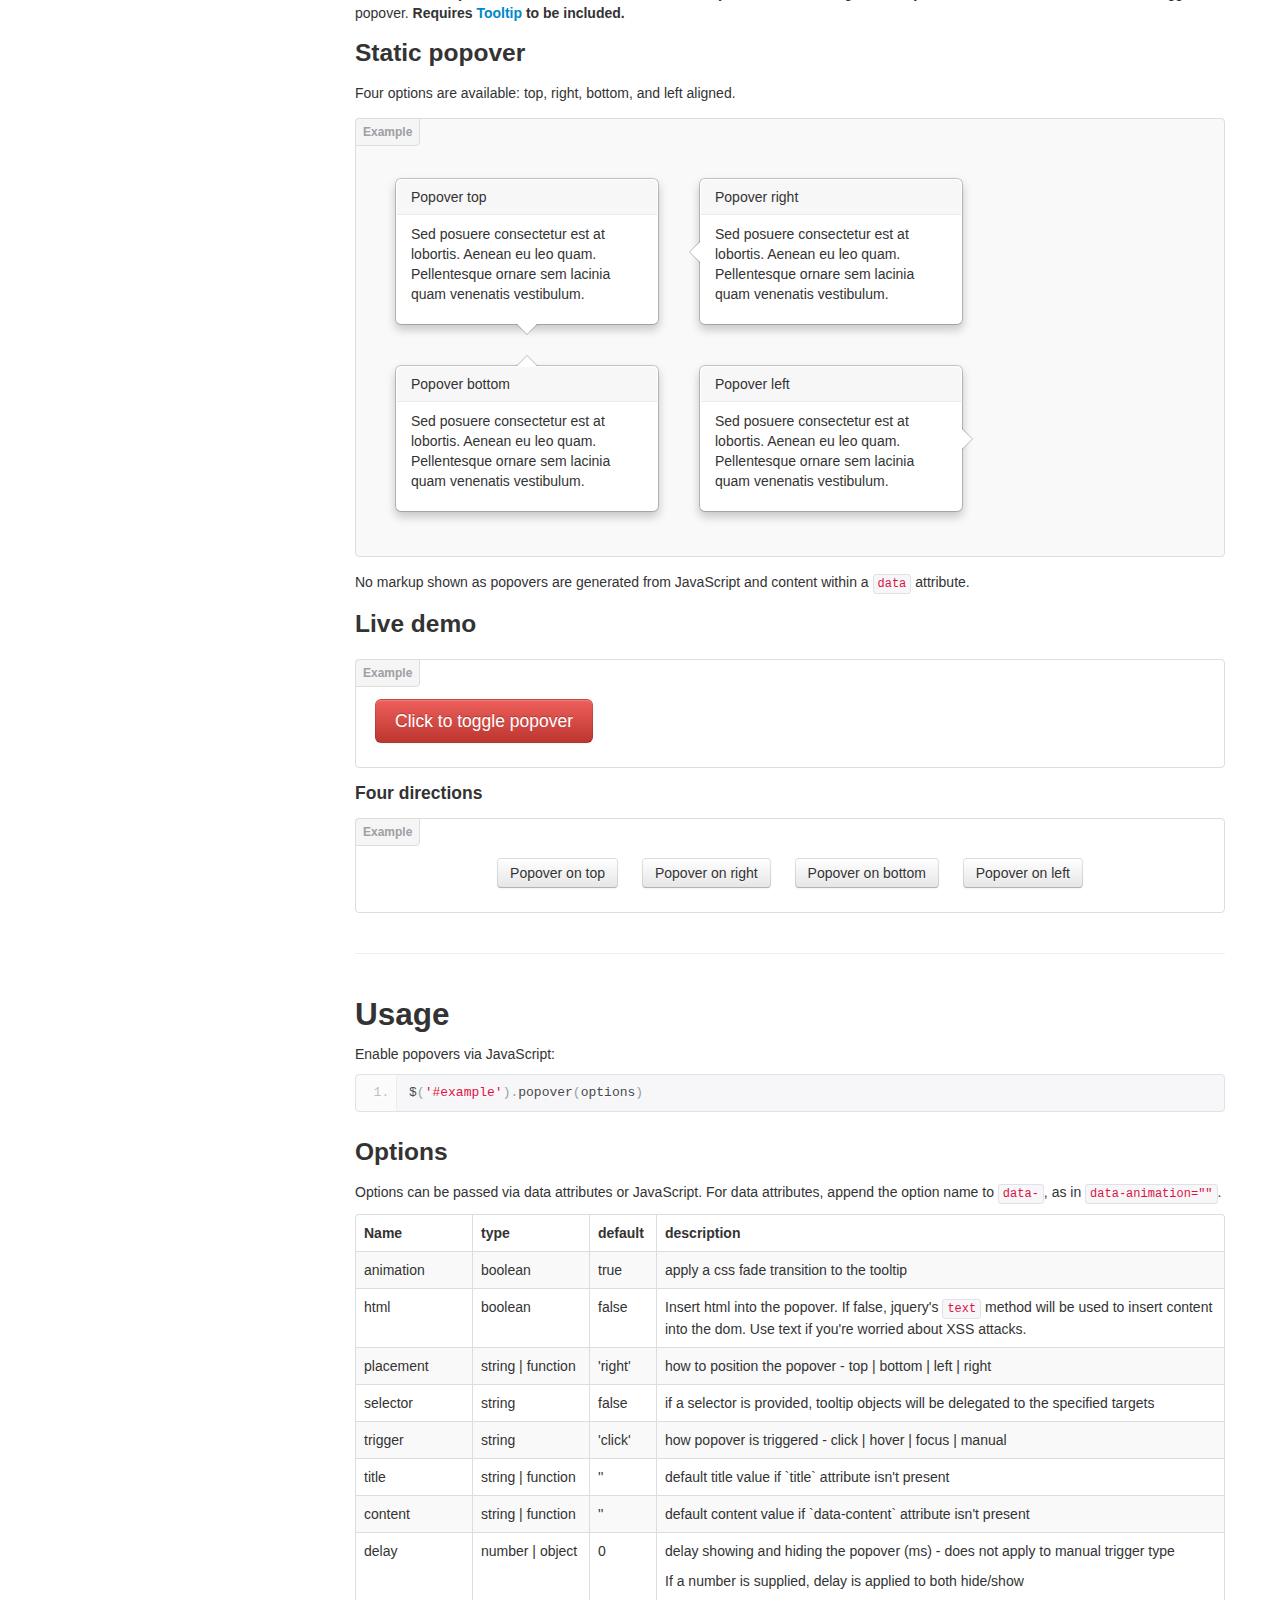
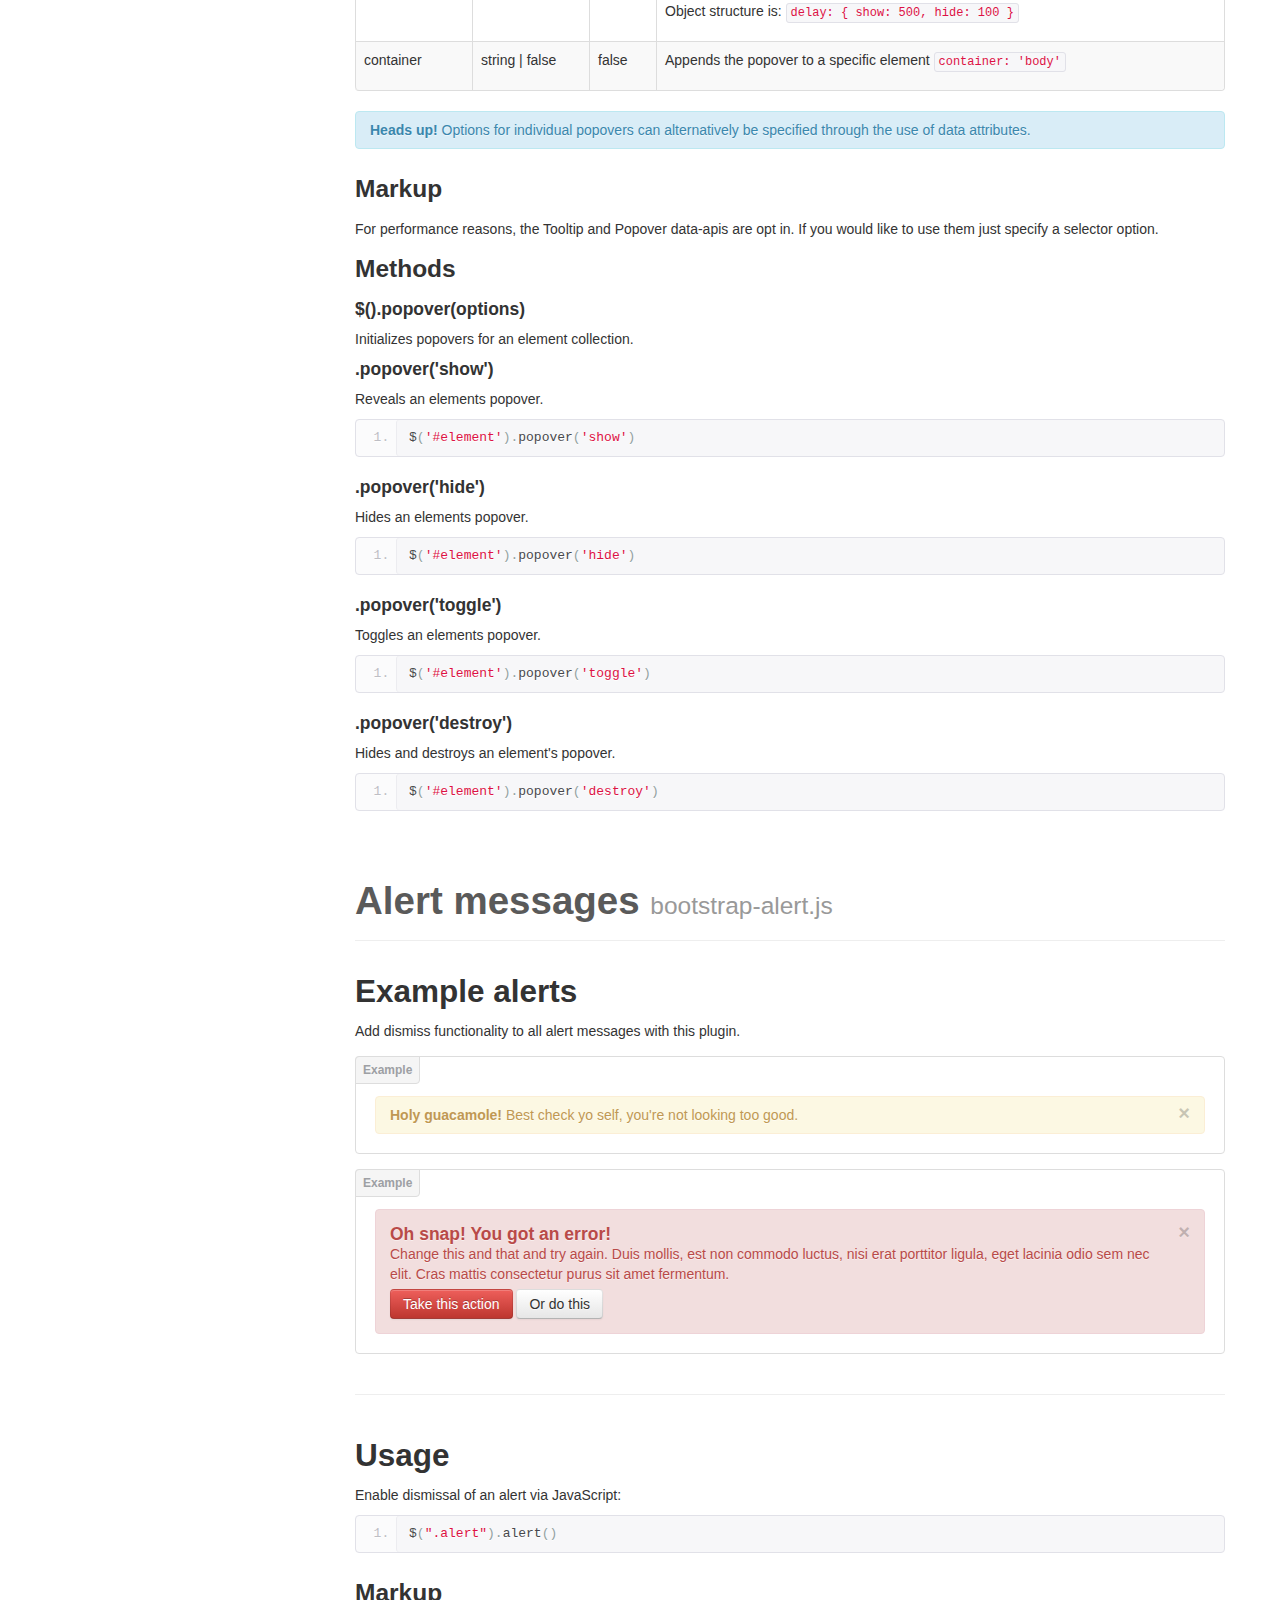
<file: bootstrap/docs/javascript.html>
<!DOCTYPE html>
<html lang="en">
  <head>
    <meta charset="utf-8">
    <title>Javascript · Bootstrap</title>
    <meta name="viewport" content="width=device-width, initial-scale=1.0">
    <meta name="description" content="">
    <meta name="author" content="">

    <!-- Le styles -->
    <link href="assets/css/bootstrap.css" rel="stylesheet">
    <link href="assets/css/bootstrap-responsive.css" rel="stylesheet">
    <link href="assets/css/docs.css" rel="stylesheet">
    <link href="assets/js/google-code-prettify/prettify.css" rel="stylesheet">

    <!-- Le HTML5 shim, for IE6-8 support of HTML5 elements -->
    <!--[if lt IE 9]>
      <script src="assets/js/html5shiv.js"></script>
    <![endif]-->

    <!-- Le fav and touch icons -->
    <link rel="apple-touch-icon-precomposed" sizes="144x144" href="assets/ico/apple-touch-icon-144-precomposed.png">
    <link rel="apple-touch-icon-precomposed" sizes="114x114" href="assets/ico/apple-touch-icon-114-precomposed.png">
      <link rel="apple-touch-icon-precomposed" sizes="72x72" href="assets/ico/apple-touch-icon-72-precomposed.png">
                    <link rel="apple-touch-icon-precomposed" href="assets/ico/apple-touch-icon-57-precomposed.png">
                                   <link rel="shortcut icon" href="assets/ico/favicon.png">

    <script type="text/javascript">
      var _gaq = _gaq || [];
      _gaq.push(['_setAccount', 'UA-146052-10']);
      _gaq.push(['_trackPageview']);
      (function() {
        var ga = document.createElement('script'); ga.type = 'text/javascript'; ga.async = true;
        ga.src = ('https:' == document.location.protocol ? 'https://ssl' : 'http://www') + '.google-analytics.com/ga.js';
        var s = document.getElementsByTagName('script')[0]; s.parentNode.insertBefore(ga, s);
      })();
    </script>
  </head>

  <body data-spy="scroll" data-target=".bs-docs-sidebar">

    <!-- Navbar
    ================================================== -->
    <div class="navbar navbar-inverse navbar-fixed-top">
      <div class="navbar-inner">
        <div class="container">
          <button type="button" class="btn btn-navbar" data-toggle="collapse" data-target=".nav-collapse">
            <span class="icon-bar"></span>
            <span class="icon-bar"></span>
            <span class="icon-bar"></span>
          </button>
          <a class="brand" href="./index.html">Bootstrap</a>
          <div class="nav-collapse collapse">
            <ul class="nav">
              <li class="">
                <a href="./index.html">Home</a>
              </li>
              <li class="">
                <a href="./getting-started.html">Get started</a>
              </li>
              <li class="">
                <a href="./scaffolding.html">Scaffolding</a>
              </li>
              <li class="">
                <a href="./base-css.html">Base CSS</a>
              </li>
              <li class="">
                <a href="./components.html">Components</a>
              </li>
              <li class="active">
                <a href="./javascript.html">JavaScript</a>
              </li>
              <li class="">
                <a href="./customize.html">Customize</a>
              </li>
            </ul>
          </div>
        </div>
      </div>
    </div>

<!-- Subhead
================================================== -->
<header class="jumbotron subhead">
  <div class="container">
    <h1>JavaScript</h1>
    <p class="lead">Bring Bootstrap's components to life&mdash;now with 13 custom jQuery plugins.
  </div>
</header>

  <div class="container">

    <!-- Docs nav
    ================================================== -->
    <div class="row">
      <div class="span3 bs-docs-sidebar">
        <ul class="nav nav-list bs-docs-sidenav">
          <li><a href="#overview"><i class="icon-chevron-right"></i> Overview</a></li>
          <li><a href="#transitions"><i class="icon-chevron-right"></i> Transitions</a></li>
          <li><a href="#modals"><i class="icon-chevron-right"></i> Modal</a></li>
          <li><a href="#dropdowns"><i class="icon-chevron-right"></i> Dropdown</a></li>
          <li><a href="#scrollspy"><i class="icon-chevron-right"></i> Scrollspy</a></li>
          <li><a href="#tabs"><i class="icon-chevron-right"></i> Tab</a></li>
          <li><a href="#tooltips"><i class="icon-chevron-right"></i> Tooltip</a></li>
          <li><a href="#popovers"><i class="icon-chevron-right"></i> Popover</a></li>
          <li><a href="#alerts"><i class="icon-chevron-right"></i> Alert</a></li>
          <li><a href="#buttons"><i class="icon-chevron-right"></i> Button</a></li>
          <li><a href="#collapse"><i class="icon-chevron-right"></i> Collapse</a></li>
          <li><a href="#carousel"><i class="icon-chevron-right"></i> Carousel</a></li>
          <li><a href="#typeahead"><i class="icon-chevron-right"></i> Typeahead</a></li>
          <li><a href="#affix"><i class="icon-chevron-right"></i> Affix</a></li>
        </ul>
      </div>
      <div class="span9">


        <!-- Overview
        ================================================== -->
        <section id="overview">
          <div class="page-header">
            <h1>JavaScript in Bootstrap</h1>
          </div>

          <h3>Individual or compiled</h3>
          <p>Plugins can be included individually (though some have required dependencies), or all at once. Both <strong>bootstrap.js</strong> and <strong>bootstrap.min.js</strong> contain all plugins in a single file.</p>

          <h3>Data attributes</h3>
          <p>You can use all Bootstrap plugins purely through the markup API without writing a single line of JavaScript. This is Bootstrap's first class API and should be your first consideration when using a plugin.</p>

          <p>That said, in some situations it may be desirable to turn this functionality off. Therefore, we also provide the ability to disable the data attribute API by unbinding all events on the body namespaced with `'data-api'`. This looks like this:
          <pre class="prettyprint linenums">$('body').off('.data-api')</pre>

          <p>Alternatively, to target a specific plugin, just include the plugin's name as a namespace along with the data-api namespace like this:</p>
          <pre class="prettyprint linenums">$('body').off('.alert.data-api')</pre>

          <h3>Programmatic API</h3>
          <p>We also believe you should be able to use all Bootstrap plugins purely through the JavaScript API. All public APIs are single, chainable methods, and return the collection acted upon.</p>
          <pre class="prettyprint linenums">$(".btn.danger").button("toggle").addClass("fat")</pre>
          <p>All methods should accept an optional options object, a string which targets a particular method, or nothing (which initiates a plugin with default behavior):</p>
<pre class="prettyprint linenums">
$("#myModal").modal()                       // initialized with defaults
$("#myModal").modal({ keyboard: false })   // initialized with no keyboard
$("#myModal").modal('show')                // initializes and invokes show immediately</p>
</pre>
          <p>Each plugin also exposes its raw constructor on a `Constructor` property: <code>$.fn.popover.Constructor</code>. If you'd like to get a particular plugin instance, retrieve it directly from an element: <code>$('[rel=popover]').data('popover')</code>.</p>

          <h3>No Conflict</h3>
          <p>Sometimes it is necessary to use Bootstrap plugins with other UI frameworks. In these circumstances,  namespace collisions can occasionally occur. If this happens, you may call <code>.noConflict</code> on the plugin you wish to revert the value of.</p>

<pre class="prettyprint linenums">
var bootstrapButton = $.fn.button.noConflict() // return $.fn.button to previously assigned value
$.fn.bootstrapBtn = bootstrapButton            // give $().bootstrapBtn the bootstrap functionality
</pre>

          <h3>Events</h3>
          <p>Bootstrap provides custom events for most plugin's unique actions. Generally, these come in an infinitive and past participle form - where the infinitive (ex. <code>show</code>) is triggered at the start of an event, and its past participle form (ex. <code>shown</code>) is trigger on the completion of an action.</p>
          <p>All infinitive events provide preventDefault functionality. This provides the ability to stop the execution of an action before it starts.</p>
<pre class="prettyprint linenums">
$('#myModal').on('show', function (e) {
    if (!data) return e.preventDefault() // stops modal from being shown
})
</pre>
        </section>



        <!-- Transitions
        ================================================== -->
        <section id="transitions">
          <div class="page-header">
            <h1>Transitions <small>bootstrap-transition.js</small></h1>
          </div>
          <h3>About transitions</h3>
          <p>For simple transition effects, include <strong>bootstrap-transition.js</strong> once alongside the other JS files. If you're using the compiled (or minified) <strong>bootstrap.js</strong>, there is no need to include this&mdash;it's already there.</p>
          <h3>Use cases</h3>
          <p>A few examples of the transition plugin:</p>
          <ul>
            <li>Sliding or fading in modals</li>
            <li>Fading out tabs</li>
            <li>Fading out alerts</li>
            <li>Sliding carousel panes</li>
          </ul>

        </section>



        <!-- Modal
        ================================================== -->
        <section id="modals">
          <div class="page-header">
            <h1>Modals <small>bootstrap-modal.js</small></h1>
          </div>


          <h2>Examples</h2>
          <p>Modals are streamlined, but flexible, dialog prompts with the minimum required functionality and smart defaults.</p>

          <h3>Static example</h3>
          <p>A rendered modal with header, body, and set of actions in the footer.</p>
          <div class="bs-docs-example" style="background-color: #f5f5f5;">
            <div class="modal" style="position: relative; top: auto; left: auto; right: auto; margin: 0 auto 20px; z-index: 1; max-width: 100%;">
              <div class="modal-header">
                <button type="button" class="close" data-dismiss="modal" aria-hidden="true">&times;</button>
                <h3>Modal header</h3>
              </div>
              <div class="modal-body">
                <p>One fine body&hellip;</p>
              </div>
              <div class="modal-footer">
                <a href="#" class="btn">Close</a>
                <a href="#" class="btn btn-primary">Save changes</a>
              </div>
            </div>
          </div>
<pre class="prettyprint linenums">
&lt;div class="modal hide fade"&gt;
  &lt;div class="modal-header"&gt;
    &lt;button type="button" class="close" data-dismiss="modal" aria-hidden="true"&gt;&amp;times;&lt;/button&gt;
    &lt;h3&gt;Modal header&lt;/h3&gt;
  &lt;/div&gt;
  &lt;div class="modal-body"&gt;
    &lt;p&gt;One fine body&hellip;&lt;/p&gt;
  &lt;/div&gt;
  &lt;div class="modal-footer"&gt;
    &lt;a href="#" class="btn"&gt;Close&lt;/a&gt;
    &lt;a href="#" class="btn btn-primary"&gt;Save changes&lt;/a&gt;
  &lt;/div&gt;
&lt;/div&gt;
</pre>

          <h3>Live demo</h3>
          <p>Toggle a modal via JavaScript by clicking the button below. It will slide down and fade in from the top of the page.</p>
          <!-- sample modal content -->
          <div id="myModal" class="modal hide fade" tabindex="-1" role="dialog" aria-labelledby="myModalLabel" aria-hidden="true">
            <div class="modal-header">
              <button type="button" class="close" data-dismiss="modal" aria-hidden="true">&times;</button>
              <h3 id="myModalLabel">Modal Heading</h3>
            </div>
            <div class="modal-body">
              <h4>Text in a modal</h4>
              <p>Duis mollis, est non commodo luctus, nisi erat porttitor ligula, eget lacinia odio sem.</p>

              <h4>Popover in a modal</h4>
              <p>This <a href="#" role="button" class="btn popover-test" title="A Title" data-content="And here's some amazing content. It's very engaging. right?">button</a> should trigger a popover on click.</p>

              <h4>Tooltips in a modal</h4>
              <p><a href="#" class="tooltip-test" title="Tooltip">This link</a> and <a href="#" class="tooltip-test" title="Tooltip">that link</a> should have tooltips on hover.</p>

              <hr>

              <h4>Overflowing text to show optional scrollbar</h4>
              <p>We set a fixed <code>max-height</code> on the <code>.modal-body</code>. Watch it overflow with all this extra lorem ipsum text we've included.</p>
              <p>Cras mattis consectetur purus sit amet fermentum. Cras justo odio, dapibus ac facilisis in, egestas eget quam. Morbi leo risus, porta ac consectetur ac, vestibulum at eros.</p>
              <p>Praesent commodo cursus magna, vel scelerisque nisl consectetur et. Vivamus sagittis lacus vel augue laoreet rutrum faucibus dolor auctor.</p>
              <p>Aenean lacinia bibendum nulla sed consectetur. Praesent commodo cursus magna, vel scelerisque nisl consectetur et. Donec sed odio dui. Donec ullamcorper nulla non metus auctor fringilla.</p>
              <p>Cras mattis consectetur purus sit amet fermentum. Cras justo odio, dapibus ac facilisis in, egestas eget quam. Morbi leo risus, porta ac consectetur ac, vestibulum at eros.</p>
              <p>Praesent commodo cursus magna, vel scelerisque nisl consectetur et. Vivamus sagittis lacus vel augue laoreet rutrum faucibus dolor auctor.</p>
              <p>Aenean lacinia bibendum nulla sed consectetur. Praesent commodo cursus magna, vel scelerisque nisl consectetur et. Donec sed odio dui. Donec ullamcorper nulla non metus auctor fringilla.</p>
            </div>
            <div class="modal-footer">
              <button class="btn" data-dismiss="modal">Close</button>
              <button class="btn btn-primary">Save changes</button>
            </div>
          </div>
          <div class="bs-docs-example" style="padding-bottom: 24px;">
            <a data-toggle="modal" href="#myModal" class="btn btn-primary btn-large">Launch demo modal</a>
          </div>
<pre class="prettyprint linenums">
&lt!-- Button to trigger modal --&gt;
&lt;a href="#myModal" role="button" class="btn" data-toggle="modal"&gt;Launch demo modal&lt;/a&gt;

&lt!-- Modal --&gt;
&lt;div id="myModal" class="modal hide fade" tabindex="-1" role="dialog" aria-labelledby="myModalLabel" aria-hidden="true"&gt;
  &lt;div class="modal-header"&gt;
    &lt;button type="button" class="close" data-dismiss="modal" aria-hidden="true"&gt;&times;&lt;/button&gt;
    &lt;h3 id="myModalLabel"&gt;Modal header&lt;/h3&gt;
  &lt;/div&gt;
  &lt;div class="modal-body"&gt;
    &lt;p&gt;One fine body&hellip;&lt;/p&gt;
  &lt;/div&gt;
  &lt;div class="modal-footer"&gt;
    &lt;button class="btn" data-dismiss="modal" aria-hidden="true"&gt;Close&lt;/button&gt;
    &lt;button class="btn btn-primary"&gt;Save changes&lt;/button&gt;
  &lt;/div&gt;
&lt;/div&gt;
</pre>


          <hr class="bs-docs-separator">


          <h2>Usage</h2>

          <h3>Via data attributes</h3>
          <p>Activate a modal without writing JavaScript. Set <code>data-toggle="modal"</code> on a controller element, like a button, along with a <code>data-target="#foo"</code> or <code>href="#foo"</code> to target a specific modal to toggle.</p>
          <pre class="prettyprint linenums">&lt;button type="button" data-toggle="modal" data-target="#myModal"&gt;Launch modal&lt;/button&gt;</pre>

          <h3>Via JavaScript</h3>
          <p>Call a modal with id <code>myModal</code> with a single line of JavaScript:</p>
          <pre class="prettyprint linenums">$('#myModal').modal(options)</pre>

          <h3>Options</h3>
          <p>Options can be passed via data attributes or JavaScript. For data attributes, append the option name to <code>data-</code>, as in <code>data-backdrop=""</code>.</p>
          <table class="table table-bordered table-striped">
            <thead>
             <tr>
               <th style="width: 100px;">Name</th>
               <th style="width: 50px;">type</th>
               <th style="width: 50px;">default</th>
               <th>description</th>
             </tr>
            </thead>
            <tbody>
             <tr>
               <td>backdrop</td>
               <td>boolean</td>
               <td>true</td>
               <td>Includes a modal-backdrop element. Alternatively, specify <code>static</code> for a backdrop which doesn't close the modal on click.</td>
             </tr>
             <tr>
               <td>keyboard</td>
               <td>boolean</td>
               <td>true</td>
               <td>Closes the modal when escape key is pressed</td>
             </tr>
             <tr>
               <td>show</td>
               <td>boolean</td>
               <td>true</td>
               <td>Shows the modal when initialized.</td>
             </tr>
             <tr>
               <td>remote</td>
               <td>path</td>
               <td>false</td>
               <td><p>If a remote url is provided, content will be loaded via jQuery's <code>load</code> method and injected into the <code>.modal-body</code>. If you're using the data api, you may alternatively use the <code>href</code> tag to specify the remote source. An example of this is shown below:</p>
              <pre class="prettyprint linenums"><code>&lt;a data-toggle="modal" href="remote.html" data-target="#modal"&gt;click me&lt;/a&gt;</code></pre></td>
             </tr>
            </tbody>
          </table>

          <h3>Methods</h3>
          <h4>.modal(options)</h4>
          <p>Activates your content as a modal. Accepts an optional options <code>object</code>.</p>
<pre class="prettyprint linenums">
$('#myModal').modal({
  keyboard: false
})
</pre>
          <h4>.modal('toggle')</h4>
          <p>Manually toggles a modal.</p>
          <pre class="prettyprint linenums">$('#myModal').modal('toggle')</pre>
          <h4>.modal('show')</h4>
          <p>Manually opens a modal.</p>
          <pre class="prettyprint linenums">$('#myModal').modal('show')</pre>
          <h4>.modal('hide')</h4>
          <p>Manually hides a modal.</p>
          <pre class="prettyprint linenums">$('#myModal').modal('hide')</pre>
          <h3>Events</h3>
          <p>Bootstrap's modal class exposes a few events for hooking into modal functionality.</p>
          <table class="table table-bordered table-striped">
            <thead>
             <tr>
               <th style="width: 150px;">Event</th>
               <th>Description</th>
             </tr>
            </thead>
            <tbody>
             <tr>
               <td>show</td>
               <td>This event fires immediately when the <code>show</code> instance method is called.</td>
             </tr>
             <tr>
               <td>shown</td>
               <td>This event is fired when the modal has been made visible to the user (will wait for css transitions to complete).</td>
             </tr>
             <tr>
               <td>hide</td>
               <td>This event is fired immediately when the <code>hide</code> instance method has been called.</td>
             </tr>
             <tr>
               <td>hidden</td>
               <td>This event is fired when the modal has finished being hidden from the user (will wait for css transitions to complete).</td>
             </tr>
            </tbody>
          </table>
<pre class="prettyprint linenums">
$('#myModal').on('hidden', function () {
  // do something…
})
</pre>
        </section>



        <!-- Dropdowns
        ================================================== -->
        <section id="dropdowns">
          <div class="page-header">
            <h1>Dropdowns <small>bootstrap-dropdown.js</small></h1>
          </div>


          <h2>Examples</h2>
          <p>Add dropdown menus to nearly anything with this simple plugin, including the navbar, tabs, and pills.</p>

          <h3>Within a navbar</h3>
          <div class="bs-docs-example">
            <div id="navbar-example" class="navbar navbar-static">
              <div class="navbar-inner">
                <div class="container" style="width: auto;">
                  <a class="brand" href="#">Project Name</a>
                  <ul class="nav" role="navigation">
                    <li class="dropdown">
                      <a id="drop1" href="#" role="button" class="dropdown-toggle" data-toggle="dropdown">Dropdown <b class="caret"></b></a>
                      <ul class="dropdown-menu" role="menu" aria-labelledby="drop1">
                        <li role="presentation"><a role="menuitem" tabindex="-1" href="http://google.com">Action</a></li>
                        <li role="presentation"><a role="menuitem" tabindex="-1" href="#anotherAction">Another action</a></li>
                        <li role="presentation"><a role="menuitem" tabindex="-1" href="#">Something else here</a></li>
                        <li role="presentation" class="divider"></li>
                        <li role="presentation"><a role="menuitem" tabindex="-1" href="#">Separated link</a></li>
                      </ul>
                    </li>
                    <li class="dropdown">
                      <a href="#" id="drop2" role="button" class="dropdown-toggle" data-toggle="dropdown">Dropdown 2 <b class="caret"></b></a>
                      <ul class="dropdown-menu" role="menu" aria-labelledby="drop2">
                        <li role="presentation"><a role="menuitem" tabindex="-1" href="#">Action</a></li>
                        <li role="presentation"><a role="menuitem" tabindex="-1" href="#">Another action</a></li>
                        <li role="presentation"><a role="menuitem" tabindex="-1" href="#">Something else here</a></li>
                        <li role="presentation" class="divider"></li>
                        <li role="presentation"><a role="menuitem" tabindex="-1" href="#">Separated link</a></li>
                      </ul>
                    </li>
                  </ul>
                  <ul class="nav pull-right">
                    <li id="fat-menu" class="dropdown">
                      <a href="#" id="drop3" role="button" class="dropdown-toggle" data-toggle="dropdown">Dropdown 3 <b class="caret"></b></a>
                      <ul class="dropdown-menu" role="menu" aria-labelledby="drop3">
                        <li role="presentation"><a role="menuitem" tabindex="-1" href="#">Action</a></li>
                        <li role="presentation"><a role="menuitem" tabindex="-1" href="#">Another action</a></li>
                        <li role="presentation"><a role="menuitem" tabindex="-1" href="#">Something else here</a></li>
                        <li role="presentation" class="divider"></li>
                        <li role="presentation"><a role="menuitem" tabindex="-1" href="#">Separated link</a></li>
                      </ul>
                    </li>
                  </ul>
                </div>
              </div>
            </div> <!-- /navbar-example -->
          </div> 

          <h3>Within tabs</h3>
          <div class="bs-docs-example">
            <ul class="nav nav-pills">
              <li class="active"><a href="#">Regular link</a></li>
              <li class="dropdown">
                <a class="dropdown-toggle" id="drop4" role="button" data-toggle="dropdown" href="#">Dropdown <b class="caret"></b></a>
                <ul id="menu1" class="dropdown-menu" role="menu" aria-labelledby="drop4">
                  <li role="presentation"><a role="menuitem" tabindex="-1" href="#">Action</a></li>
                  <li role="presentation"><a role="menuitem" tabindex="-1" href="#">Another action</a></li>
                  <li role="presentation"><a role="menuitem" tabindex="-1" href="#">Something else here</a></li>
                  <li role="presentation" class="divider"></li>
                  <li role="presentation"><a role="menuitem" tabindex="-1" href="#">Separated link</a></li>
                </ul>
              </li>
              <li class="dropdown">
                <a class="dropdown-toggle" id="drop5" role="button" data-toggle="dropdown" href="#">Dropdown 2 <b class="caret"></b></a>
                <ul id="menu2" class="dropdown-menu" role="menu" aria-labelledby="drop5">
                  <li role="presentation"><a role="menuitem" tabindex="-1" href="#">Action</a></li>
                  <li role="presentation"><a role="menuitem" tabindex="-1" href="#">Another action</a></li>
                  <li role="presentation"><a role="menuitem" tabindex="-1" href="#">Something else here</a></li>
                  <li role="presentation" class="divider"></li>
                  <li role="presentation"><a role="menuitem" tabindex="-1" href="#">Separated link</a></li>
                </ul>
              </li>
              <li class="dropdown">
                <a class="dropdown-toggle" id="drop5" role="button" data-toggle="dropdown" href="#">Dropdown 3 <b class="caret"></b></a>
                <ul id="menu3" class="dropdown-menu" role="menu" aria-labelledby="drop5">
                  <li role="presentation"><a role="menuitem" tabindex="-1" href="#">Action</a></li>
                  <li role="presentation"><a role="menuitem" tabindex="-1" href="#">Another action</a></li>
                  <li role="presentation"><a role="menuitem" tabindex="-1" href="#">Something else here</a></li>
                  <li role="presentation" class="divider"></li>
                  <li role="presentation"><a role="menuitem" tabindex="-1" href="#">Separated link</a></li>
                </ul>
              </li>
            </ul> <!-- /tabs -->
          </div> 


          <hr class="bs-docs-separator">


          <h2>Usage</h2>

          <h3>Via data attributes</h3>
          <p>Add <code>data-toggle="dropdown"</code> to a link or button to toggle a dropdown.</p>
<pre class="prettyprint linenums">
&lt;div class="dropdown"&gt;
  &lt;a class="dropdown-toggle" data-toggle="dropdown" href="#"&gt;Dropdown trigger&lt;/a&gt;
  &lt;ul class="dropdown-menu" role="menu" aria-labelledby="dLabel"&gt;
    ...
  &lt;/ul&gt;
&lt;/div&gt;
</pre>
          <p>To keep URLs intact, use the <code>data-target</code> attribute instead of <code>href="#"</code>.</p>
<pre class="prettyprint linenums">
&lt;div class="dropdown"&gt;
  &lt;a class="dropdown-toggle" id="dLabel" role="button" data-toggle="dropdown" data-target="#" href="/page.html"&gt;
    Dropdown
    &lt;b class="caret"&gt;&lt;/b&gt;
  &lt;/a&gt;
  &lt;ul class="dropdown-menu" role="menu" aria-labelledby="dLabel"&gt;
    ...
  &lt;/ul&gt;
&lt;/div&gt;
</pre>

          <h3>Via JavaScript</h3>
          <p>Call the dropdowns via JavaScript:</p>
          <pre class="prettyprint linenums">$('.dropdown-toggle').dropdown()</pre>

          <h3>Options</h3>
          <p><em>None</em></p>

          <h3>Methods</h3>
          <h4>$().dropdown('toggle')</h4>
          <p>A programmatic api for toggling menus for a given navbar or tabbed navigation.</p>
        </section>



        <!-- ScrollSpy
        ================================================== -->
        <section id="scrollspy">
          <div class="page-header">
            <h1>ScrollSpy <small>bootstrap-scrollspy.js</small></h1>
          </div>


          <h2>Example in navbar</h2>
          <p>The ScrollSpy plugin is for automatically updating nav targets based on scroll position. Scroll the area below the navbar and watch the active class change. The dropdown sub items will be highlighted as well.</p>
          <div class="bs-docs-example">
            <div id="navbarExample" class="navbar navbar-static">
              <div class="navbar-inner">
                <div class="container" style="width: auto;">
                  <a class="brand" href="#">Project Name</a>
                  <ul class="nav">
                    <li><a href="#fat">@fat</a></li>
                    <li><a href="#mdo">@mdo</a></li>
                    <li class="dropdown">
                      <a href="#" class="dropdown-toggle" data-toggle="dropdown">Dropdown <b class="caret"></b></a>
                      <ul class="dropdown-menu">
                        <li><a href="#one">one</a></li>
                        <li><a href="#two">two</a></li>
                        <li class="divider"></li>
                        <li><a href="#three">three</a></li>
                      </ul>
                    </li>
                  </ul>
                </div>
              </div>
            </div>
            <div data-spy="scroll" data-target="#navbarExample" data-offset="0" class="scrollspy-example">
              <h4 id="fat">@fat</h4>
              <p>Ad leggings keytar, brunch id art party dolor labore. Pitchfork yr enim lo-fi before they sold out qui. Tumblr farm-to-table bicycle rights whatever. Anim keffiyeh carles cardigan. Velit seitan mcsweeney's photo booth 3 wolf moon irure. Cosby sweater lomo jean shorts, williamsburg hoodie minim qui you probably haven't heard of them et cardigan trust fund culpa biodiesel wes anderson aesthetic. Nihil tattooed accusamus, cred irony biodiesel keffiyeh artisan ullamco consequat.</p>
              <h4 id="mdo">@mdo</h4>
              <p>Veniam marfa mustache skateboard, adipisicing fugiat velit pitchfork beard. Freegan beard aliqua cupidatat mcsweeney's vero. Cupidatat four loko nisi, ea helvetica nulla carles. Tattooed cosby sweater food truck, mcsweeney's quis non freegan vinyl. Lo-fi wes anderson +1 sartorial. Carles non aesthetic exercitation quis gentrify. Brooklyn adipisicing craft beer vice keytar deserunt.</p>
              <h4 id="one">one</h4>
              <p>Occaecat commodo aliqua delectus. Fap craft beer deserunt skateboard ea. Lomo bicycle rights adipisicing banh mi, velit ea sunt next level locavore single-origin coffee in magna veniam. High life id vinyl, echo park consequat quis aliquip banh mi pitchfork. Vero VHS est adipisicing. Consectetur nisi DIY minim messenger bag. Cred ex in, sustainable delectus consectetur fanny pack iphone.</p>
              <h4 id="two">two</h4>
              <p>In incididunt echo park, officia deserunt mcsweeney's proident master cleanse thundercats sapiente veniam. Excepteur VHS elit, proident shoreditch +1 biodiesel laborum craft beer. Single-origin coffee wayfarers irure four loko, cupidatat terry richardson master cleanse. Assumenda you probably haven't heard of them art party fanny pack, tattooed nulla cardigan tempor ad. Proident wolf nesciunt sartorial keffiyeh eu banh mi sustainable. Elit wolf voluptate, lo-fi ea portland before they sold out four loko. Locavore enim nostrud mlkshk brooklyn nesciunt.</p>
              <h4 id="three">three</h4>
              <p>Ad leggings keytar, brunch id art party dolor labore. Pitchfork yr enim lo-fi before they sold out qui. Tumblr farm-to-table bicycle rights whatever. Anim keffiyeh carles cardigan. Velit seitan mcsweeney's photo booth 3 wolf moon irure. Cosby sweater lomo jean shorts, williamsburg hoodie minim qui you probably haven't heard of them et cardigan trust fund culpa biodiesel wes anderson aesthetic. Nihil tattooed accusamus, cred irony biodiesel keffiyeh artisan ullamco consequat.</p>
              <p>Keytar twee blog, culpa messenger bag marfa whatever delectus food truck. Sapiente synth id assumenda. Locavore sed helvetica cliche irony, thundercats you probably haven't heard of them consequat hoodie gluten-free lo-fi fap aliquip. Labore elit placeat before they sold out, terry richardson proident brunch nesciunt quis cosby sweater pariatur keffiyeh ut helvetica artisan. Cardigan craft beer seitan readymade velit. VHS chambray laboris tempor veniam. Anim mollit minim commodo ullamco thundercats.
              </p>
            </div>
          </div>


          <hr class="bs-docs-separator">


          <h2>Usage</h2>

          <h3>Via data attributes</h3>
          <p>To easily add scrollspy behavior to your topbar navigation, just add <code>data-spy="scroll"</code> to the element you want to spy on (most typically this would be the body) and <code>data-target=".navbar"</code> to select which nav to use. You'll want to use scrollspy with a <code>.nav</code> component.</p>
          <pre class="prettyprint linenums">&lt;body data-spy="scroll" data-target=".navbar"&gt;...&lt;/body&gt;</pre>

          <h3>Via JavaScript</h3>
          <p>Call the scrollspy via JavaScript:</p>
          <pre class="prettyprint linenums">$('#navbar').scrollspy()</pre>

          <div class="alert alert-info">
            <strong>Heads up!</strong>
            Navbar links must have resolvable id targets. For example, a <code>&lt;a href="#home"&gt;home&lt;/a&gt;</code> must correspond to something in the dom like <code>&lt;div id="home"&gt;&lt;/div&gt;</code>.
          </div>

          <h3>Methods</h3>
          <h4>.scrollspy('refresh')</h4>
          <p>When using scrollspy in conjunction with adding or removing of elements from the DOM, you'll need to call the refresh method like so:</p>
<pre class="prettyprint linenums">
$('[data-spy="scroll"]').each(function () {
  var $spy = $(this).scrollspy('refresh')
});
</pre>

          <h3>Options</h3>
          <p>Options can be passed via data attributes or JavaScript. For data attributes, append the option name to <code>data-</code>, as in <code>data-offset=""</code>.</p>
          <table class="table table-bordered table-striped">
            <thead>
             <tr>
               <th style="width: 100px;">Name</th>
               <th style="width: 100px;">type</th>
               <th style="width: 50px;">default</th>
               <th>description</th>
             </tr>
            </thead>
            <tbody>
             <tr>
               <td>offset</td>
               <td>number</td>
               <td>10</td>
               <td>Pixels to offset from top when calculating position of scroll.</td>
             </tr>
            </tbody>
          </table>

          <h3>Events</h3>
          <table class="table table-bordered table-striped">
            <thead>
             <tr>
               <th style="width: 150px;">Event</th>
               <th>Description</th>
             </tr>
            </thead>
            <tbody>
             <tr>
               <td>activate</td>
               <td>This event fires whenever a new item becomes activated by the scrollspy.</td>
            </tr>
            </tbody>
          </table>
        </section>



        <!-- Tabs
        ================================================== -->
        <section id="tabs">
          <div class="page-header">
            <h1>Togglable tabs <small>bootstrap-tab.js</small></h1>
          </div>


          <h2>Example tabs</h2>
          <p>Add quick, dynamic tab functionality to transition through panes of local content, even via dropdown menus.</p>
          <div class="bs-docs-example">
            <ul id="myTab" class="nav nav-tabs">
              <li class="active"><a href="#home" data-toggle="tab">Home</a></li>
              <li><a href="#profile" data-toggle="tab">Profile</a></li>
              <li class="dropdown">
                <a href="#" class="dropdown-toggle" data-toggle="dropdown">Dropdown <b class="caret"></b></a>
                <ul class="dropdown-menu">
                  <li><a href="#dropdown1" data-toggle="tab">@fat</a></li>
                  <li><a href="#dropdown2" data-toggle="tab">@mdo</a></li>
                </ul>
              </li>
            </ul>
            <div id="myTabContent" class="tab-content">
              <div class="tab-pane fade in active" id="home">
                <p>Raw denim you probably haven't heard of them jean shorts Austin. Nesciunt tofu stumptown aliqua, retro synth master cleanse. Mustache cliche tempor, williamsburg carles vegan helvetica. Reprehenderit butcher retro keffiyeh dreamcatcher synth. Cosby sweater eu banh mi, qui irure terry richardson ex squid. Aliquip placeat salvia cillum iphone. Seitan aliquip quis cardigan american apparel, butcher voluptate nisi qui.</p>
              </div>
              <div class="tab-pane fade" id="profile">
                <p>Food truck fixie locavore, accusamus mcsweeney's marfa nulla single-origin coffee squid. Exercitation +1 labore velit, blog sartorial PBR leggings next level wes anderson artisan four loko farm-to-table craft beer twee. Qui photo booth letterpress, commodo enim craft beer mlkshk aliquip jean shorts ullamco ad vinyl cillum PBR. Homo nostrud organic, assumenda labore aesthetic magna delectus mollit. Keytar helvetica VHS salvia yr, vero magna velit sapiente labore stumptown. Vegan fanny pack odio cillum wes anderson 8-bit, sustainable jean shorts beard ut DIY ethical culpa terry richardson biodiesel. Art party scenester stumptown, tumblr butcher vero sint qui sapiente accusamus tattooed echo park.</p>
              </div>
              <div class="tab-pane fade" id="dropdown1">
                <p>Etsy mixtape wayfarers, ethical wes anderson tofu before they sold out mcsweeney's organic lomo retro fanny pack lo-fi farm-to-table readymade. Messenger bag gentrify pitchfork tattooed craft beer, iphone skateboard locavore carles etsy salvia banksy hoodie helvetica. DIY synth PBR banksy irony. Leggings gentrify squid 8-bit cred pitchfork. Williamsburg banh mi whatever gluten-free, carles pitchfork biodiesel fixie etsy retro mlkshk vice blog. Scenester cred you probably haven't heard of them, vinyl craft beer blog stumptown. Pitchfork sustainable tofu synth chambray yr.</p>
              </div>
              <div class="tab-pane fade" id="dropdown2">
                <p>Trust fund seitan letterpress, keytar raw denim keffiyeh etsy art party before they sold out master cleanse gluten-free squid scenester freegan cosby sweater. Fanny pack portland seitan DIY, art party locavore wolf cliche high life echo park Austin. Cred vinyl keffiyeh DIY salvia PBR, banh mi before they sold out farm-to-table VHS viral locavore cosby sweater. Lomo wolf viral, mustache readymade thundercats keffiyeh craft beer marfa ethical. Wolf salvia freegan, sartorial keffiyeh echo park vegan.</p>
              </div>
            </div>
          </div>


          <hr class="bs-docs-separator">


          <h2>Usage</h2>
          <p>Enable tabbable tabs via JavaScript (each tab needs to be activated individually):</p>
<pre class="prettyprint linenums">
$('#myTab a').click(function (e) {
  e.preventDefault();
  $(this).tab('show');
})</pre>
          <p>You can activate individual tabs in several ways:</p>
<pre class="prettyprint linenums">
$('#myTab a[href="#profile"]').tab('show'); // Select tab by name
$('#myTab a:first').tab('show'); // Select first tab
$('#myTab a:last').tab('show'); // Select last tab
$('#myTab li:eq(2) a').tab('show'); // Select third tab (0-indexed)
</pre>

          <h3>Markup</h3>
          <p>You can activate a tab or pill navigation without writing any JavaScript by simply specifying <code>data-toggle="tab"</code> or <code>data-toggle="pill"</code> on an element. Adding the <code>nav</code> and <code>nav-tabs</code> classes to the tab <code>ul</code> will apply the Bootstrap tab styling.</p>
<pre class="prettyprint linenums">
&lt;ul class="nav nav-tabs"&gt;
  &lt;li&gt;&lt;a href="#home" data-toggle="tab"&gt;Home&lt;/a&gt;&lt;/li&gt;
  &lt;li&gt;&lt;a href="#profile" data-toggle="tab"&gt;Profile&lt;/a&gt;&lt;/li&gt;
  &lt;li&gt;&lt;a href="#messages" data-toggle="tab"&gt;Messages&lt;/a&gt;&lt;/li&gt;
  &lt;li&gt;&lt;a href="#settings" data-toggle="tab"&gt;Settings&lt;/a&gt;&lt;/li&gt;
&lt;/ul&gt;</pre>

          <h3>Methods</h3>
          <h4>$().tab</h4>
          <p>
            Activates a tab element and content container. Tab should have either a <code>data-target</code> or an <code>href</code> targeting a container node in the DOM.
          </p>
<pre class="prettyprint linenums">
&lt;ul class="nav nav-tabs" id="myTab"&gt;
  &lt;li class="active"&gt;&lt;a href="#home"&gt;Home&lt;/a&gt;&lt;/li&gt;
  &lt;li&gt;&lt;a href="#profile"&gt;Profile&lt;/a&gt;&lt;/li&gt;
  &lt;li&gt;&lt;a href="#messages"&gt;Messages&lt;/a&gt;&lt;/li&gt;
  &lt;li&gt;&lt;a href="#settings"&gt;Settings&lt;/a&gt;&lt;/li&gt;
&lt;/ul&gt;

&lt;div class="tab-content"&gt;
  &lt;div class="tab-pane active" id="home"&gt;...&lt;/div&gt;
  &lt;div class="tab-pane" id="profile"&gt;...&lt;/div&gt;
  &lt;div class="tab-pane" id="messages"&gt;...&lt;/div&gt;
  &lt;div class="tab-pane" id="settings"&gt;...&lt;/div&gt;
&lt;/div&gt;

&lt;script&gt;
  $(function () {
    $('#myTab a:last').tab('show');
  })
&lt;/script&gt;
</pre>

          <h3>Events</h3>
          <table class="table table-bordered table-striped">
            <thead>
             <tr>
               <th style="width: 150px;">Event</th>
               <th>Description</th>
             </tr>
            </thead>
            <tbody>
             <tr>
               <td>show</td>
               <td>This event fires on tab show, but before the new tab has been shown. Use <code>event.target</code> and <code>event.relatedTarget</code> to target the active tab and the previous active tab (if available) respectively.</td>
            </tr>
            <tr>
               <td>shown</td>
               <td>This event fires on tab show after a tab has been shown. Use <code>event.target</code> and <code>event.relatedTarget</code> to target the active tab and the previous active tab (if available) respectively.</td>
             </tr>
            </tbody>
          </table>
<pre class="prettyprint linenums">
$('a[data-toggle="tab"]').on('shown', function (e) {
  e.target // activated tab
  e.relatedTarget // previous tab
})
</pre>
        </section>


        <!-- Tooltips
        ================================================== -->
        <section id="tooltips">
          <div class="page-header">
            <h1>Tooltips <small>bootstrap-tooltip.js</small></h1>
          </div>


          <h2>Examples</h2>
          <p>Inspired by the excellent jQuery.tipsy plugin written by Jason Frame; Tooltips are an updated version, which don't rely on images, use CSS3 for animations, and data-attributes for local title storage.</p>
          <p>For performance reasons, the tooltip and popover data-apis are opt in, meaning <strong>you must initialize them yourself</strong>.</p>
          <p>Hover over the links below to see tooltips:</p>
          <div class="bs-docs-example tooltip-demo">
            <p class="muted" style="margin-bottom: 0;">Tight pants next level keffiyeh <a href="#" data-toggle="tooltip" title="Default tooltip">you probably</a> haven't heard of them. Photo booth beard raw denim letterpress vegan messenger bag stumptown. Farm-to-table seitan, mcsweeney's fixie sustainable quinoa 8-bit american apparel <a href="#" data-toggle="tooltip" title="Another tooltip">have a</a> terry richardson vinyl chambray. Beard stumptown, cardigans banh mi lomo thundercats. Tofu biodiesel williamsburg marfa, four loko mcsweeney's cleanse vegan chambray. A really ironic artisan <a href="#" data-toggle="tooltip" title="A much longer tooltip belongs right here to demonstrate the max-width we apply.">whatever keytar</a>, scenester farm-to-table banksy Austin <a href="#" data-toggle="tooltip" title="The last tip!">twitter handle</a> freegan cred raw denim single-origin coffee viral.
            </p>
          </div>

          <h3>Four directions</h3>
          <div class="bs-docs-example tooltip-demo">
            <ul class="bs-docs-tooltip-examples">
              <li><a href="#" data-toggle="tooltip" data-placement="top" title="Tooltip on top">Tooltip on top</a></li>
              <li><a href="#" data-toggle="tooltip" data-placement="right" title="Tooltip on right">Tooltip on right</a></li>
              <li><a href="#" data-toggle="tooltip" data-placement="bottom" title="Tooltip on bottom">Tooltip on bottom</a></li>
              <li><a href="#" data-toggle="tooltip" data-placement="left" title="Tooltip on left">Tooltip on left</a></li>
            </ul>
          </div>


          <h3>Tooltips in input groups</h3>
          <p>When using tooltips and popovers with the Bootstrap input groups, you'll have to set the <code>container</code> (documented below) option to avoid unwanted side effects.</p>

          <hr class="bs-docs-separator">


          <h2>Usage</h2>
          <p>Trigger the tooltip via JavaScript:</p>
          <pre class="prettyprint linenums">$('#example').tooltip(options)</pre>

          <h3>Options</h3>
          <p>Options can be passed via data attributes or JavaScript. For data attributes, append the option name to <code>data-</code>, as in <code>data-animation=""</code>.</p>
          <table class="table table-bordered table-striped">
            <thead>
             <tr>
               <th style="width: 100px;">Name</th>
               <th style="width: 100px;">type</th>
               <th style="width: 50px;">default</th>
               <th>description</th>
             </tr>
            </thead>
            <tbody>
             <tr>
               <td>animation</td>
               <td>boolean</td>
               <td>true</td>
               <td>apply a css fade transition to the tooltip</td>
             </tr>
             <tr>
               <td>html</td>
               <td>boolean</td>
               <td>false</td>
               <td>Insert html into the tooltip. If false, jquery's <code>text</code> method will be used to insert content into the dom. Use text if you're worried about XSS attacks.</td>
             </tr>
             <tr>
               <td>placement</td>
               <td>string | function</td>
               <td>'top'</td>
               <td>how to position the tooltip - top | bottom | left | right</td>
             </tr>
             <tr>
               <td>selector</td>
               <td>string</td>
               <td>false</td>
               <td>If a selector is provided, tooltip objects will be delegated to the specified targets.</td>
             </tr>
             <tr>
               <td>title</td>
               <td>string | function</td>
               <td>''</td>
               <td>default title value if `title` tag isn't present</td>
             </tr>
             <tr>
               <td>trigger</td>
               <td>string</td>
               <td>'hover focus'</td>
               <td>how tooltip is triggered - click | hover | focus | manual. Note you case pass trigger mutliple, space seperated, trigger types.</td>
             </tr>
             <tr>
               <td>delay</td>
               <td>number | object</td>
               <td>0</td>
               <td>
                <p>delay showing and hiding the tooltip (ms) - does not apply to manual trigger type</p>
                <p>If a number is supplied, delay is applied to both hide/show</p>
                <p>Object structure is: <code>delay: { show: 500, hide: 100 }</code></p>
               </td>
             </tr>
             <tr>
               <td>container</td>
               <td>string | false</td>
               <td>false</td>
               <td>
                <p>Appends the tooltip to a specific element <code>container: 'body'</code></p>
               </td>
             </tr>
            </tbody>
          </table>
          <div class="alert alert-info">
            <strong>Heads up!</strong>
            Options for individual tooltips can alternatively be specified through the use of data attributes.
          </div>

          <h3>Markup</h3>
          <pre class="prettyprint linenums">&lt;a href="#" data-toggle="tooltip" title="first tooltip"&gt;hover over me&lt;/a&gt;</pre>

          <h3>Methods</h3>
          <h4>$().tooltip(options)</h4>
          <p>Attaches a tooltip handler to an element collection.</p>
          <h4>.tooltip('show')</h4>
          <p>Reveals an element's tooltip.</p>
          <pre class="prettyprint linenums">$('#element').tooltip('show')</pre>
          <h4>.tooltip('hide')</h4>
          <p>Hides an element's tooltip.</p>
          <pre class="prettyprint linenums">$('#element').tooltip('hide')</pre>
          <h4>.tooltip('toggle')</h4>
          <p>Toggles an element's tooltip.</p>
          <pre class="prettyprint linenums">$('#element').tooltip('toggle')</pre>
          <h4>.tooltip('destroy')</h4>
          <p>Hides and destroys an element's tooltip.</p>
          <pre class="prettyprint linenums">$('#element').tooltip('destroy')</pre>
        </section>



      <!-- Popovers
      ================================================== -->
      <section id="popovers">
        <div class="page-header">
          <h1>Popovers <small>bootstrap-popover.js</small></h1>
        </div>

        <h2>Examples</h2>
        <p>Add small overlays of content, like those on the iPad, to any element for housing secondary information. Hover over the button to trigger the popover. <strong>Requires <a href="#tooltips">Tooltip</a> to be included.</strong></p>

        <h3>Static popover</h3>
        <p>Four options are available: top, right, bottom, and left aligned.</p>
        <div class="bs-docs-example bs-docs-example-popover">
          <div class="popover top">
            <div class="arrow"></div>
            <h3 class="popover-title">Popover top</h3>
            <div class="popover-content">
              <p>Sed posuere consectetur est at lobortis. Aenean eu leo quam. Pellentesque ornare sem lacinia quam venenatis vestibulum.</p>
            </div>
          </div>

          <div class="popover right">
            <div class="arrow"></div>
            <h3 class="popover-title">Popover right</h3>
            <div class="popover-content">
              <p>Sed posuere consectetur est at lobortis. Aenean eu leo quam. Pellentesque ornare sem lacinia quam venenatis vestibulum.</p>
            </div>
          </div>

          <div class="popover bottom">
            <div class="arrow"></div>
            <h3 class="popover-title">Popover bottom</h3>
            <div class="popover-content">
              <p>Sed posuere consectetur est at lobortis. Aenean eu leo quam. Pellentesque ornare sem lacinia quam venenatis vestibulum.</p>
            </div>
          </div>

          <div class="popover left">
            <div class="arrow"></div>
            <h3 class="popover-title">Popover left</h3>
            <div class="popover-content">
              <p>Sed posuere consectetur est at lobortis. Aenean eu leo quam. Pellentesque ornare sem lacinia quam venenatis vestibulum.</p>
            </div>
          </div>

          <div class="clearfix"></div>
        </div>
        <p>No markup shown as popovers are generated from JavaScript and content within a <code>data</code> attribute.</p>

        <h3>Live demo</h3>
        <div class="bs-docs-example" style="padding-bottom: 24px;">
          <a href="#" class="btn btn-large btn-danger" data-toggle="popover" title="A Title" data-content="And here's some amazing content. It's very engaging. right?">Click to toggle popover</a>
        </div>

        <h4>Four directions</h4>
        <div class="bs-docs-example tooltip-demo">
          <ul class="bs-docs-tooltip-examples">
            <li><a href="#" class="btn" data-toggle="popover" data-placement="top" data-content="Vivamus sagittis lacus vel augue laoreet rutrum faucibus." title="Popover on top">Popover on top</a></li>
            <li><a href="#" class="btn" data-toggle="popover" data-placement="right" data-content="Vivamus sagittis lacus vel augue laoreet rutrum faucibus." title="Popover on right">Popover on right</a></li>
            <li><a href="#" class="btn" data-toggle="popover" data-placement="bottom" data-content="Vivamus sagittis lacus vel augue laoreet rutrum faucibus." title="Popover on bottom">Popover on bottom</a></li>
            <li><a href="#" class="btn" data-toggle="popover" data-placement="left" data-content="Vivamus sagittis lacus vel augue laoreet rutrum faucibus." title="Popover on left">Popover on left</a></li>
          </ul>
        </div>


        <hr class="bs-docs-separator">


        <h2>Usage</h2>
        <p>Enable popovers via JavaScript:</p>
        <pre class="prettyprint linenums">$('#example').popover(options)</pre>

        <h3>Options</h3>
        <p>Options can be passed via data attributes or JavaScript. For data attributes, append the option name to <code>data-</code>, as in <code>data-animation=""</code>.</p>
        <table class="table table-bordered table-striped">
          <thead>
           <tr>
             <th style="width: 100px;">Name</th>
             <th style="width: 100px;">type</th>
             <th style="width: 50px;">default</th>
             <th>description</th>
           </tr>
          </thead>
          <tbody>
           <tr>
             <td>animation</td>
             <td>boolean</td>
             <td>true</td>
             <td>apply a css fade transition to the tooltip</td>
           </tr>
           <tr>
             <td>html</td>
             <td>boolean</td>
             <td>false</td>
             <td>Insert html into the popover. If false, jquery's <code>text</code> method will be used to insert content into the dom. Use text if you're worried about XSS attacks.</td>
           </tr>
           <tr>
             <td>placement</td>
             <td>string | function</td>
             <td>'right'</td>
             <td>how to position the popover - top | bottom | left | right</td>
           </tr>
           <tr>
             <td>selector</td>
             <td>string</td>
             <td>false</td>
             <td>if a selector is provided, tooltip objects will be delegated to the specified targets</td>
           </tr>
           <tr>
             <td>trigger</td>
             <td>string</td>
             <td>'click'</td>
             <td>how popover is triggered - click | hover | focus | manual</td>
           </tr>
           <tr>
             <td>title</td>
             <td>string | function</td>
             <td>''</td>
             <td>default title value if `title` attribute isn't present</td>
           </tr>
           <tr>
             <td>content</td>
             <td>string | function</td>
             <td>''</td>
             <td>default content value if `data-content` attribute isn't present</td>
           </tr>
           <tr>
             <td>delay</td>
             <td>number | object</td>
             <td>0</td>
             <td>
              <p>delay showing and hiding the popover (ms) - does not apply to manual trigger type</p>
              <p>If a number is supplied, delay is applied to both hide/show</p>
              <p>Object structure is: <code>delay: { show: 500, hide: 100 }</code></p>
             </td>
           </tr>
           <tr>
             <td>container</td>
             <td>string | false</td>
             <td>false</td>
             <td>
              <p>Appends the popover to a specific element <code>container: 'body'</code></p>
             </td>
           </tr>
          </tbody>
        </table>
        <div class="alert alert-info">
          <strong>Heads up!</strong>
          Options for individual popovers can alternatively be specified through the use of data attributes.
        </div>

        <h3>Markup</h3>
        <p>For performance reasons, the Tooltip and Popover data-apis are opt in. If you would like to use them just specify a selector option.</p>

        <h3>Methods</h3>
        <h4>$().popover(options)</h4>
        <p>Initializes popovers for an element collection.</p>
        <h4>.popover('show')</h4>
        <p>Reveals an elements popover.</p>
        <pre class="prettyprint linenums">$('#element').popover('show')</pre>
        <h4>.popover('hide')</h4>
        <p>Hides an elements popover.</p>
        <pre class="prettyprint linenums">$('#element').popover('hide')</pre>
        <h4>.popover('toggle')</h4>
        <p>Toggles an elements popover.</p>
        <pre class="prettyprint linenums">$('#element').popover('toggle')</pre>
        <h4>.popover('destroy')</h4>
        <p>Hides and destroys an element's popover.</p>
        <pre class="prettyprint linenums">$('#element').popover('destroy')</pre>
      </section>



      <!-- Alert
      ================================================== -->
      <section id="alerts">
        <div class="page-header">
          <h1>Alert messages <small>bootstrap-alert.js</small></h1>
        </div>


        <h2>Example alerts</h2>
        <p>Add dismiss functionality to all alert messages with this plugin.</p>
        <div class="bs-docs-example">
          <div class="alert fade in">
            <button type="button" class="close" data-dismiss="alert">&times;</button>
            <strong>Holy guacamole!</strong> Best check yo self, you're not looking too good.
          </div>
        </div>

        <div class="bs-docs-example">
          <div class="alert alert-block alert-error fade in">
            <button type="button" class="close" data-dismiss="alert">&times;</button>
            <h4 class="alert-heading">Oh snap! You got an error!</h4>
            <p>Change this and that and try again. Duis mollis, est non commodo luctus, nisi erat porttitor ligula, eget lacinia odio sem nec elit. Cras mattis consectetur purus sit amet fermentum.</p>
            <p>
              <a class="btn btn-danger" href="#">Take this action</a> <a class="btn" href="#">Or do this</a>
            </p>
          </div>
        </div>


        <hr class="bs-docs-separator">


        <h2>Usage</h2>
        <p>Enable dismissal of an alert via JavaScript:</p>
        <pre class="prettyprint linenums">$(".alert").alert()</pre>

        <h3>Markup</h3>
        <p>Just add <code>data-dismiss="alert"</code> to your close button to automatically give an alert close functionality.</p>
        <pre class="prettyprint linenums">&lt;a class="close" data-dismiss="alert" href="#"&gt;&amp;times;&lt;/a&gt;</pre>

        <h3>Methods</h3>
        <h4>$().alert()</h4>
        <p>Wraps all alerts with close functionality. To have your alerts animate out when closed, make sure they have the <code>.fade</code> and <code>.in</code> class already applied to them.</p>
        <h4>.alert('close')</h4>
        <p>Closes an alert.</p>
        <pre class="prettyprint linenums">$(".alert").alert('close')</pre>


        <h3>Events</h3>
        <p>Bootstrap's alert class exposes a few events for hooking into alert functionality.</p>
        <table class="table table-bordered table-striped">
          <thead>
           <tr>
             <th style="width: 150px;">Event</th>
             <th>Description</th>
           </tr>
          </thead>
          <tbody>
           <tr>
             <td>close</td>
             <td>This event fires immediately when the <code>close</code> instance method is called.</td>
           </tr>
           <tr>
             <td>closed</td>
             <td>This event is fired when the alert has been closed (will wait for css transitions to complete).</td>
           </tr>
          </tbody>
        </table>
<pre class="prettyprint linenums">
$('#my-alert').bind('closed', function () {
  // do something…
})
</pre>
      </section>



          <!-- Buttons
          ================================================== -->
          <section id="buttons">
            <div class="page-header">
              <h1>Buttons <small>bootstrap-button.js</small></h1>
            </div>

            <h2>Example uses</h2>
            <p>Do more with buttons. Control button states or create groups of buttons for more components like toolbars.</p>

            <h4>Stateful</h4>
            <p>Add <code>data-loading-text="Loading..."</code> to use a loading state on a button.</p>
            <div class="bs-docs-example" style="padding-bottom: 24px;">
              <button type="button" id="fat-btn" data-loading-text="loading..." class="btn btn-primary">
                Loading state
              </button>
            </div>
            <pre class="prettyprint linenums">&lt;button type="button" class="btn btn-primary" data-loading-text="Loading..."&gt;Loading state&lt;/button&gt;</pre>

            <h4>Single toggle</h4>
            <p>Add <code>data-toggle="button"</code> to activate toggling on a single button.</p>
            <div class="bs-docs-example" style="padding-bottom: 24px;">
              <button type="button" class="btn btn-primary" data-toggle="button">Single Toggle</button>
            </div>
            <pre class="prettyprint linenums">&lt;button type="button" class="btn btn-primary" data-toggle="button"&gt;Single Toggle&lt;/button&gt;</pre>

            <h4>Checkbox</h4>
            <p>Add <code>data-toggle="buttons-checkbox"</code> for checkbox style toggling on btn-group.</p>
            <div class="bs-docs-example" style="padding-bottom: 24px;">
              <div class="btn-group" data-toggle="buttons-checkbox">
                <button type="button" class="btn btn-primary">Left</button>
                <button type="button" class="btn btn-primary">Middle</button>
                <button type="button" class="btn btn-primary">Right</button>
              </div>
            </div>
<pre class="prettyprint linenums">
&lt;div class="btn-group" data-toggle="buttons-checkbox"&gt;
  &lt;button type="button" class="btn btn-primary"&gt;Left&lt;/button&gt;
  &lt;button type="button" class="btn btn-primary"&gt;Middle&lt;/button&gt;
  &lt;button type="button" class="btn btn-primary"&gt;Right&lt;/button&gt;
&lt;/div&gt;
</pre>

            <h4>Radio</h4>
            <p>Add <code>data-toggle="buttons-radio"</code> for radio style toggling on btn-group.</p>
            <div class="bs-docs-example" style="padding-bottom: 24px;">
              <div class="btn-group" data-toggle="buttons-radio">
                <button type="button" class="btn btn-primary">Left</button>
                <button type="button" class="btn btn-primary">Middle</button>
                <button type="button" class="btn btn-primary">Right</button>
              </div>
            </div>
<pre class="prettyprint linenums">
&lt;div class="btn-group" data-toggle="buttons-radio"&gt;
  &lt;button type="button" class="btn btn-primary"&gt;Left&lt;/button&gt;
  &lt;button type="button" class="btn btn-primary"&gt;Middle&lt;/button&gt;
  &lt;button type="button" class="btn btn-primary"&gt;Right&lt;/button&gt;
&lt;/div&gt;
</pre>


            <hr class="bs-docs-separator">


            <h2>Usage</h2>
            <p>Enable buttons via JavaScript:</p>
            <pre class="prettyprint linenums">$('.nav-tabs').button()</pre>

            <h3>Markup</h3>
            <p>Data attributes are integral to the button plugin. Check out the example code below for the various markup types.</p>

            <h3>Options</h3>
            <p><em>None</em></p>

            <h3>Methods</h3>
            <h4>$().button('toggle')</h4>
            <p>Toggles push state. Gives the button the appearance that it has been activated.</p>
            <div class="alert alert-info">
              <strong>Heads up!</strong>
              You can enable auto toggling of a button by using the <code>data-toggle</code> attribute.
            </div>
            <pre class="prettyprint linenums">&lt;button type="button" class="btn" data-toggle="button" &gt;…&lt;/button&gt;</pre>
            <h4>$().button('loading')</h4>
            <p>Sets button state to loading - disables button and swaps text to loading text. Loading text should be defined on the button element using the data attribute <code>data-loading-text</code>.
            </p>
            <pre class="prettyprint linenums">&lt;button type="button" class="btn" data-loading-text="loading stuff..." &gt;...&lt;/button&gt;</pre>
            <div class="alert alert-info">
              <strong>Heads up!</strong>
              <a href="https://github.com/twitter/bootstrap/issues/793">Firefox persists the disabled state across page loads</a>. A workaround for this is to use <code>autocomplete="off"</code>.
            </div>
            <h4>$().button('reset')</h4>
            <p>Resets button state - swaps text to original text.</p>
            <h4>$().button(string)</h4>
            <p>Resets button state - swaps text to any data defined text state.</p>
<pre class="prettyprint linenums">&lt;button type="button" class="btn" data-complete-text="finished!" &gt;...&lt;/button&gt;
&lt;script&gt;
  $('.btn').button('complete')
&lt;/script&gt;
</pre>
          </section>



          <!-- Collapse
          ================================================== -->
          <section id="collapse">
            <div class="page-header">
              <h1>Collapse <small>bootstrap-collapse.js</small></h1>
            </div>

            <h3>About</h3>
            <p>Get base styles and flexible support for collapsible components like accordions and navigation.</p>
            <p class="muted"><strong>*</strong> Requires the Transitions plugin to be included.</p>

            <h2>Example accordion</h2>
            <p>Using the collapse plugin, we built a simple accordion style widget:</p>

            <div class="bs-docs-example">
              <div class="accordion" id="accordion2">
                <div class="accordion-group">
                  <div class="accordion-heading">
                    <a class="accordion-toggle" data-toggle="collapse" data-parent="#accordion2" href="#collapseOne">
                      Collapsible Group Item #1
                    </a>
                  </div>
                  <div id="collapseOne" class="accordion-body collapse in">
                    <div class="accordion-inner">
                      Anim pariatur cliche reprehenderit, enim eiusmod high life accusamus terry richardson ad squid. 3 wolf moon officia aute, non cupidatat skateboard dolor brunch. Food truck quinoa nesciunt laborum eiusmod. Brunch 3 wolf moon tempor, sunt aliqua put a bird on it squid single-origin coffee nulla assumenda shoreditch et. Nihil anim keffiyeh helvetica, craft beer labore wes anderson cred nesciunt sapiente ea proident. Ad vegan excepteur butcher vice lomo. Leggings occaecat craft beer farm-to-table, raw denim aesthetic synth nesciunt you probably haven't heard of them accusamus labore sustainable VHS.
                    </div>
                  </div>
                </div>
                <div class="accordion-group">
                  <div class="accordion-heading">
                    <a class="accordion-toggle" data-toggle="collapse" data-parent="#accordion2" href="#collapseTwo">
                      Collapsible Group Item #2
                    </a>
                  </div>
                  <div id="collapseTwo" class="accordion-body collapse">
                    <div class="accordion-inner">
                      Anim pariatur cliche reprehenderit, enim eiusmod high life accusamus terry richardson ad squid. 3 wolf moon officia aute, non cupidatat skateboard dolor brunch. Food truck quinoa nesciunt laborum eiusmod. Brunch 3 wolf moon tempor, sunt aliqua put a bird on it squid single-origin coffee nulla assumenda shoreditch et. Nihil anim keffiyeh helvetica, craft beer labore wes anderson cred nesciunt sapiente ea proident. Ad vegan excepteur butcher vice lomo. Leggings occaecat craft beer farm-to-table, raw denim aesthetic synth nesciunt you probably haven't heard of them accusamus labore sustainable VHS.
                    </div>
                  </div>
                </div>
                <div class="accordion-group">
                  <div class="accordion-heading">
                    <a class="accordion-toggle" data-toggle="collapse" data-parent="#accordion2" href="#collapseThree">
                      Collapsible Group Item #3
                    </a>
                  </div>
                  <div id="collapseThree" class="accordion-body collapse">
                    <div class="accordion-inner">
                      Anim pariatur cliche reprehenderit, enim eiusmod high life accusamus terry richardson ad squid. 3 wolf moon officia aute, non cupidatat skateboard dolor brunch. Food truck quinoa nesciunt laborum eiusmod. Brunch 3 wolf moon tempor, sunt aliqua put a bird on it squid single-origin coffee nulla assumenda shoreditch et. Nihil anim keffiyeh helvetica, craft beer labore wes anderson cred nesciunt sapiente ea proident. Ad vegan excepteur butcher vice lomo. Leggings occaecat craft beer farm-to-table, raw denim aesthetic synth nesciunt you probably haven't heard of them accusamus labore sustainable VHS.
                    </div>
                  </div>
                </div>
              </div>
            </div>
<pre class="prettyprint linenums">
&lt;div class="accordion" id="accordion2"&gt;
  &lt;div class="accordion-group"&gt;
    &lt;div class="accordion-heading"&gt;
      &lt;a class="accordion-toggle" data-toggle="collapse" data-parent="#accordion2" href="#collapseOne"&gt;
        Collapsible Group Item #1
      &lt;/a&gt;
    &lt;/div&gt;
    &lt;div id="collapseOne" class="accordion-body collapse in"&gt;
      &lt;div class="accordion-inner"&gt;
        Anim pariatur cliche...
      &lt;/div&gt;
    &lt;/div&gt;
  &lt;/div&gt;
  &lt;div class="accordion-group"&gt;
    &lt;div class="accordion-heading"&gt;
      &lt;a class="accordion-toggle" data-toggle="collapse" data-parent="#accordion2" href="#collapseTwo"&gt;
        Collapsible Group Item #2
      &lt;/a&gt;
    &lt;/div&gt;
    &lt;div id="collapseTwo" class="accordion-body collapse"&gt;
      &lt;div class="accordion-inner"&gt;
        Anim pariatur cliche...
      &lt;/div&gt;
    &lt;/div&gt;
  &lt;/div&gt;
&lt;/div&gt;
...
</pre>
            <p>You can also use the plugin without the accordion markup. Make a button toggle the expanding and collapsing of another element.</p>
<pre class="prettyprint linenums">
&lt;button type="button" class="btn btn-danger" data-toggle="collapse" data-target="#demo"&gt;
  simple collapsible
&lt;/button&gt;

&lt;div id="demo" class="collapse in"&gt; … &lt;/div&gt;
</pre>


            <hr class="bs-docs-separator">


            <h2>Usage</h2>

            <h3>Via data attributes</h3>
            <p>Just add <code>data-toggle="collapse"</code> and a <code>data-target</code> to element to automatically assign control of a collapsible element. The <code>data-target</code> attribute accepts a css selector to apply the collapse to. Be sure to add the class <code>collapse</code> to the collapsible element. If you'd like it to default open, add the additional class <code>in</code>.</p>
            <p>To add accordion-like group management to a collapsible control, add the data attribute <code>data-parent="#selector"</code>. Refer to the demo to see this in action.</p>

            <h3>Via JavaScript</h3>
            <p>Enable manually with:</p>
            <pre class="prettyprint linenums">$(".collapse").collapse()</pre>

            <h3>Options</h3>
            <p>Options can be passed via data attributes or JavaScript. For data attributes, append the option name to <code>data-</code>, as in <code>data-parent=""</code>.</p>
            <table class="table table-bordered table-striped">
              <thead>
               <tr>
                 <th style="width: 100px;">Name</th>
                 <th style="width: 50px;">type</th>
                 <th style="width: 50px;">default</th>
                 <th>description</th>
               </tr>
              </thead>
              <tbody>
               <tr>
                 <td>parent</td>
                 <td>selector</td>
                 <td>false</td>
                 <td>If selector then all collapsible elements under the specified parent will be closed when this collapsible item is shown. (similar to traditional accordion behavior)</td>
               </tr>
               <tr>
                 <td>toggle</td>
                 <td>boolean</td>
                 <td>true</td>
                 <td>Toggles the collapsible element on invocation</td>
               </tr>
              </tbody>
            </table>


            <h3>Methods</h3>
            <h4>.collapse(options)</h4>
            <p>Activates your content as a collapsible element. Accepts an optional options <code>object</code>.
<pre class="prettyprint linenums">
$('#myCollapsible').collapse({
  toggle: false
})
</pre>
            <h4>.collapse('toggle')</h4>
            <p>Toggles a collapsible element to shown or hidden.</p>
            <h4>.collapse('show')</h4>
            <p>Shows a collapsible element.</p>
            <h4>.collapse('hide')</h4>
            <p>Hides a collapsible element.</p>

            <h3>Events</h3>
            <p>Bootstrap's collapse class exposes a few events for hooking into collapse functionality.</p>
            <table class="table table-bordered table-striped">
              <thead>
               <tr>
                 <th style="width: 150px;">Event</th>
                 <th>Description</th>
               </tr>
              </thead>
              <tbody>
               <tr>
                 <td>show</td>
                 <td>This event fires immediately when the <code>show</code> instance method is called.</td>
               </tr>
               <tr>
                 <td>shown</td>
                 <td>This event is fired when a collapse element has been made visible to the user (will wait for css transitions to complete).</td>
               </tr>
               <tr>
                 <td>hide</td>
                 <td>
                  This event is fired immediately when the <code>hide</code> method has been called.
                 </td>
               </tr>
               <tr>
                 <td>hidden</td>
                 <td>This event is fired when a collapse element has been hidden from the user (will wait for css transitions to complete).</td>
               </tr>
              </tbody>
            </table>
<pre class="prettyprint linenums">
$('#myCollapsible').on('hidden', function () {
  // do something…
})</pre>
          </section>



           <!-- Carousel
          ================================================== -->
          <section id="carousel">
            <div class="page-header">
              <h1>Carousel <small>bootstrap-carousel.js</small></h1>
            </div>

            <h2>Example carousel</h2>
            <p>The slideshow below shows a generic plugin and component for cycling through elements like a carousel.</p>
            <div class="bs-docs-example">
              <div id="myCarousel" class="carousel slide">
                <ol class="carousel-indicators">
                  <li data-target="#myCarousel" data-slide-to="0" class="active"></li>
                  <li data-target="#myCarousel" data-slide-to="1"></li>
                  <li data-target="#myCarousel" data-slide-to="2"></li>
                </ol>
                <div class="carousel-inner">
                  <div class="item active">
                    <img src="assets/img/bootstrap-mdo-sfmoma-01.jpg" alt="">
                    <div class="carousel-caption">
                      <h4>First Thumbnail label</h4>
                      <p>Cras justo odio, dapibus ac facilisis in, egestas eget quam. Donec id elit non mi porta gravida at eget metus. Nullam id dolor id nibh ultricies vehicula ut id elit.</p>
                    </div>
                  </div>
                  <div class="item">
                    <img src="assets/img/bootstrap-mdo-sfmoma-02.jpg" alt="">
                    <div class="carousel-caption">
                      <h4>Second Thumbnail label</h4>
                      <p>Cras justo odio, dapibus ac facilisis in, egestas eget quam. Donec id elit non mi porta gravida at eget metus. Nullam id dolor id nibh ultricies vehicula ut id elit.</p>
                    </div>
                  </div>
                  <div class="item">
                    <img src="assets/img/bootstrap-mdo-sfmoma-03.jpg" alt="">
                    <div class="carousel-caption">
                      <h4>Third Thumbnail label</h4>
                      <p>Cras justo odio, dapibus ac facilisis in, egestas eget quam. Donec id elit non mi porta gravida at eget metus. Nullam id dolor id nibh ultricies vehicula ut id elit.</p>
                    </div>
                  </div>
                </div>
                <a class="left carousel-control" href="#myCarousel" data-slide="prev">&lsaquo;</a>
                <a class="right carousel-control" href="#myCarousel" data-slide="next">&rsaquo;</a>
              </div>
            </div>
<pre class="prettyprint linenums">
&lt;div id="myCarousel" class="carousel slide"&gt;
  &lt;ol class="carousel-indicators"&gt
    &lt;li data-target="#myCarousel" data-slide-to="0" class="active"&gt&lt;/li&gt
    &lt;li data-target="#myCarousel" data-slide-to="1"&gt&lt;/li&gt
    &lt;li data-target="#myCarousel" data-slide-to="2"&gt&lt;/li&gt
  &lt;/ol&gt
  &lt;!-- Carousel items --&gt;
  &lt;div class="carousel-inner"&gt;
    &lt;div class="active item"&gt;…&lt;/div&gt;
    &lt;div class="item"&gt;…&lt;/div&gt;
    &lt;div class="item"&gt;…&lt;/div&gt;
  &lt;/div&gt;
  &lt;!-- Carousel nav --&gt;
  &lt;a class="carousel-control left" href="#myCarousel" data-slide="prev"&gt;&amp;lsaquo;&lt;/a&gt;
  &lt;a class="carousel-control right" href="#myCarousel" data-slide="next"&gt;&amp;rsaquo;&lt;/a&gt;
&lt;/div&gt;
</pre>

            <div class="alert alert-warning">
              <strong>Heads up!</strong>
              When implementing this carousel, remove the images we have provided and replace them with your own.
            </div>


            <hr class="bs-docs-separator">


            <h2>Usage</h2>

            <h3>Via data attributes</h3>
            <p>Use data attributes to easily control the position of the carousel. <code>data-slide</code> accepts the keywords <code>prev</code> or <code>next</code>, which alters the slide position relative to it's current position. Alternatively, use <code>data-slide-to</code> to pass a raw slide index to the carousel <code>data-slide-to="2"</code>, which jump's the slide position to a particular index beginning with <code>0</code>.</p>

            <h3>Via JavaScript</h3>
            <p>Call carousel manually with:</p>
            <pre class="prettyprint linenums">$('.carousel').carousel()</pre>

            <h3>Options</h3>
            <p>Options can be passed via data attributes or JavaScriptz. For data attributes, append the option name to <code>data-</code>, as in <code>data-interval=""</code>.</p>
            <table class="table table-bordered table-striped">
              <thead>
               <tr>
                 <th style="width: 100px;">Name</th>
                 <th style="width: 50px;">type</th>
                 <th style="width: 50px;">default</th>
                 <th>description</th>
               </tr>
              </thead>
              <tbody>
               <tr>
                 <td>interval</td>
                 <td>number</td>
                 <td>5000</td>
                 <td>The amount of time to delay between automatically cycling an item. If false, carousel will not automatically cycle.</td>
               </tr>
               <tr>
                 <td>pause</td>
                 <td>string</td>
                 <td>"hover"</td>
                 <td>Pauses the cycling of the carousel on mouseenter and resumes the cycling of the carousel on mouseleave.</td>
               </tr>
              </tbody>
            </table>

            <h3>Methods</h3>
            <h4>.carousel(options)</h4>
            <p>Initializes the carousel with an optional options <code>object</code> and starts cycling through items.</p>
<pre class="prettyprint linenums">
$('.carousel').carousel({
  interval: 2000
})
</pre>
            <h4>.carousel('cycle')</h4>
            <p>Cycles through the carousel items from left to right.</p>
            <h4>.carousel('pause')</h4>
            <p>Stops the carousel from cycling through items.</p>
            <h4>.carousel(number)</h4>
            <p>Cycles the carousel to a particular frame (0 based, similar to an array).</p>
            <h4>.carousel('prev')</h4>
            <p>Cycles to the previous item.</p>
            <h4>.carousel('next')</h4>
            <p>Cycles to the next item.</p>

            <h3>Events</h3>
            <p>Bootstrap's carousel class exposes two events for hooking into carousel functionality.</p>
            <table class="table table-bordered table-striped">
              <thead>
               <tr>
                 <th style="width: 150px;">Event</th>
                 <th>Description</th>
               </tr>
              </thead>
              <tbody>
               <tr>
                 <td>slide</td>
                 <td>This event fires immediately when the <code>slide</code> instance method is invoked.</td>
               </tr>
               <tr>
                 <td>slid</td>
                 <td>This event is fired when the carousel has completed its slide transition.</td>
               </tr>
              </tbody>
            </table>
          </section>



          <!-- Typeahead
          ================================================== -->
          <section id="typeahead">
            <div class="page-header">
              <h1>Typeahead <small>bootstrap-typeahead.js</small></h1>
            </div>


            <h2>Example</h2>
            <p>A basic, easily extended plugin for quickly creating elegant typeaheads with any form text input.</p>
            <div class="bs-docs-example" style="background-color: #f5f5f5;">
              <input type="text" class="span3" style="margin: 0 auto;" data-provide="typeahead" data-items="4" data-source='["Alabama","Alaska","Arizona","Arkansas","California","Colorado","Connecticut","Delaware","Florida","Georgia","Hawaii","Idaho","Illinois","Indiana","Iowa","Kansas","Kentucky","Louisiana","Maine","Maryland","Massachusetts","Michigan","Minnesota","Mississippi","Missouri","Montana","Nebraska","Nevada","New Hampshire","New Jersey","New Mexico","New York","North Dakota","North Carolina","Ohio","Oklahoma","Oregon","Pennsylvania","Rhode Island","South Carolina","South Dakota","Tennessee","Texas","Utah","Vermont","Virginia","Washington","West Virginia","Wisconsin","Wyoming"]'>
            </div>
            <pre class="prettyprint linenums">&lt;input type="text" data-provide="typeahead"&gt;</pre>
            <p>You'll want to set <code>autocomplete="off"</code> to prevent default browser menus from appearing over the Bootstrap typeahead dropdown.</p>

            <hr class="bs-docs-separator">


            <h2>Usage</h2>

            <h3>Via data attributes</h3>
            <p>Add data attributes to register an element with typeahead functionality as shown in the example above.</p>

            <h3>Via JavaScript</h3>
            <p>Call the typeahead manually with:</p>
            <pre class="prettyprint linenums">$('.typeahead').typeahead()</pre>

            <h3>Options</h3>
            <p>Options can be passed via data attributes or JavaScript. For data attributes, append the option name to <code>data-</code>, as in <code>data-source=""</code>.</p>
            <table class="table table-bordered table-striped">
              <thead>
               <tr>
                 <th style="width: 100px;">Name</th>
                 <th style="width: 50px;">type</th>
                 <th style="width: 100px;">default</th>
                 <th>description</th>
               </tr>
              </thead>
              <tbody>
                <tr>
                 <td>source</td>
                 <td>array, function</td>
                 <td>[ ]</td>
                 <td>The data source to query against. May be an array of strings or a function. The function is passed two arguments, the <code>query</code> value in the input field and the <code>process</code> callback. The function may be used synchronously by returning the data source directly or asynchronously via the <code>process</code> callback's single argument.</td>
               </tr>
               <tr>
                 <td>items</td>
                 <td>number</td>
                 <td>8</td>
                 <td>The max number of items to display in the dropdown.</td>
               </tr>
               <tr>
                 <td>minLength</td>
                 <td>number</td>
                 <td>1</td>
                 <td>The minimum character length needed before triggering autocomplete suggestions</td>
               </tr>
               <tr>
                 <td>matcher</td>
                 <td>function</td>
                 <td>case insensitive</td>
                 <td>The method used to determine if a query matches an item. Accepts a single argument, the <code>item</code> against which to test the query. Access the current query with <code>this.query</code>. Return a boolean <code>true</code> if query is a match.</td>
               </tr>
               <tr>
                 <td>sorter</td>
                 <td>function</td>
                 <td>exact match,<br> case sensitive,<br> case insensitive</td>
                 <td>Method used to sort autocomplete results. Accepts a single argument <code>items</code> and has the scope of the typeahead instance. Reference the current query with <code>this.query</code>.</td>
               </tr>
               <tr>
                 <td>updater</td>
                 <td>function</td>
                 <td>returns selected item</td>
                 <td>The method used to return selected item. Accepts a single argument, the <code>item</code> and has the scope of the typeahead instance.</td>
               </tr>
               <tr>
                 <td>highlighter</td>
                 <td>function</td>
                 <td>highlights all default matches</td>
                 <td>Method used to highlight autocomplete results. Accepts a single argument <code>item</code> and has the scope of the typeahead instance. Should return html.</td>
               </tr>
              </tbody>
            </table>

            <h3>Methods</h3>
            <h4>.typeahead(options)</h4>
            <p>Initializes an input with a typeahead.</p>
          </section>



          <!-- Affix
          ================================================== -->
          <section id="affix">
            <div class="page-header">
              <h1>Affix <small>bootstrap-affix.js</small></h1>
            </div>

            <h2>Example</h2>
            <p>The subnavigation on the left is a live demo of the affix plugin.</p>

            <hr class="bs-docs-separator">

            <h2>Usage</h2>

            <h3>Via data attributes</h3>
            <p>To easily add affix behavior to any element, just add <code>data-spy="affix"</code> to the element you want to spy on. Then use offsets to define when to toggle the pinning of an element on and off.</p>

            <pre class="prettyprint linenums">&lt;div data-spy="affix" data-offset-top="200"&gt;...&lt;/div&gt;</pre>

            <div class="alert alert-info">
              <strong>Heads up!</strong>
              You must manage the position of a pinned element and the behavior of its immediate parent. Position is controlled by <code>affix</code>, <code>affix-top</code>, and <code>affix-bottom</code>. Remember to check for a potentially collapsed parent when the affix kicks in as it's removing content from the normal flow of the page.
            </div>

            <h3>Via JavaScript</h3>
            <p>Call the affix plugin via JavaScript:</p>
            <pre class="prettyprint linenums">$('#navbar').affix()</pre>

          <h3>Options</h3>
          <p>Options can be passed via data attributes or JavaScript. For data attributes, append the option name to <code>data-</code>, as in <code>data-offset-top="200"</code>.</p>
          <table class="table table-bordered table-striped">
            <thead>
             <tr>
               <th style="width: 100px;">Name</th>
               <th style="width: 100px;">type</th>
               <th style="width: 50px;">default</th>
               <th>description</th>
             </tr>
            </thead>
            <tbody>
             <tr>
               <td>offset</td>
               <td>number | function | object</td>
               <td>10</td>
               <td>Pixels to offset from screen when calculating position of scroll. If a single number is provided, the offset will be applied in both top and left directions. To listen for a single direction, or multiple unique offsets, just provide an object <code>offset: { x: 10 }</code>. Use a function when you need to dynamically provide an offset (useful for some responsive designs).</td>
             </tr>
            </tbody>
          </table>
        </section>



      </div>
    </div>

  </div>



    <!-- Footer
    ================================================== -->
    <footer class="footer">
      <div class="container">
        <p>Designed and built with all the love in the world by <a href="http://twitter.com/mdo" target="_blank">@mdo</a> and <a href="http://twitter.com/fat" target="_blank">@fat</a>.</p>
        <p>Code licensed under <a href="http://www.apache.org/licenses/LICENSE-2.0" target="_blank">Apache License v2.0</a>, documentation under <a href="http://creativecommons.org/licenses/by/3.0/">CC BY 3.0</a>.</p>
        <p><a href="http://glyphicons.com">Glyphicons Free</a> licensed under <a href="http://creativecommons.org/licenses/by/3.0/">CC BY 3.0</a>.</p>
        <ul class="footer-links">
          <li><a href="http://blog.getbootstrap.com">Blog</a></li>
          <li class="muted">&middot;</li>
          <li><a href="https://github.com/twitter/bootstrap/issues?state=open">Issues</a></li>
          <li class="muted">&middot;</li>
          <li><a href="https://github.com/twitter/bootstrap/blob/master/CHANGELOG.md">Changelog</a></li>
        </ul>
      </div>
    </footer>



    <!-- Le javascript
    ================================================== -->
    <!-- Placed at the end of the document so the pages load faster -->
    <script type="text/javascript" src="http://platform.twitter.com/widgets.js"></script>
    <script src="assets/js/jquery.js"></script>
    <script src="assets/js/bootstrap-transition.js"></script>
    <script src="assets/js/bootstrap-alert.js"></script>
    <script src="assets/js/bootstrap-modal.js"></script>
    <script src="assets/js/bootstrap-dropdown.js"></script>
    <script src="assets/js/bootstrap-scrollspy.js"></script>
    <script src="assets/js/bootstrap-tab.js"></script>
    <script src="assets/js/bootstrap-tooltip.js"></script>
    <script src="assets/js/bootstrap-popover.js"></script>
    <script src="assets/js/bootstrap-button.js"></script>
    <script src="assets/js/bootstrap-collapse.js"></script>
    <script src="assets/js/bootstrap-carousel.js"></script>
    <script src="assets/js/bootstrap-typeahead.js"></script>
    <script src="assets/js/bootstrap-affix.js"></script>

    <script src="assets/js/holder/holder.js"></script>
    <script src="assets/js/google-code-prettify/prettify.js"></script>

    <script src="assets/js/application.js"></script>


    <!-- Analytics
    ================================================== -->
    <script>
      var _gauges = _gauges || [];
      (function() {
        var t   = document.createElement('script');
        t.type  = 'text/javascript';
        t.async = true;
        t.id    = 'gauges-tracker';
        t.setAttribute('data-site-id', '4f0dc9fef5a1f55508000013');
        t.src = '//secure.gaug.es/track.js';
        var s = document.getElementsByTagName('script')[0];
        s.parentNode.insertBefore(t, s);
      })();
    </script>

  </body>
</html>
</file>
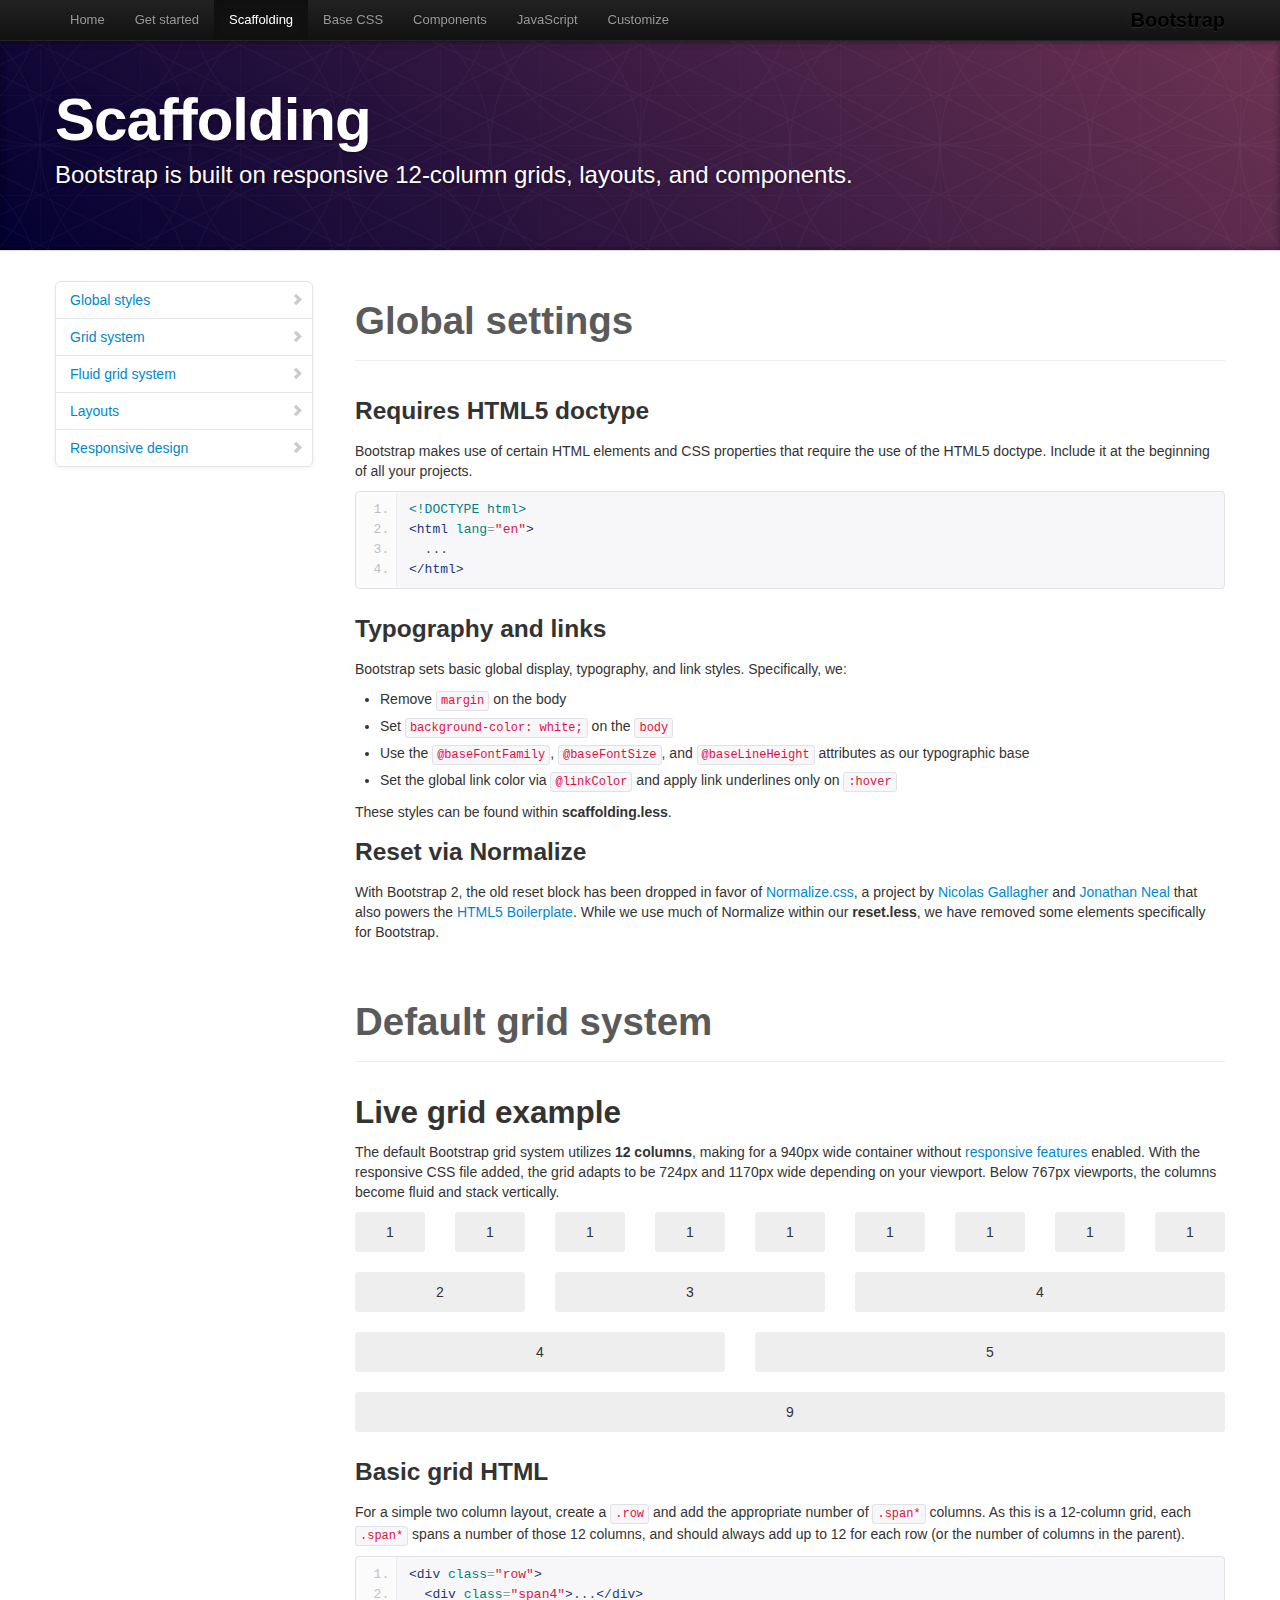
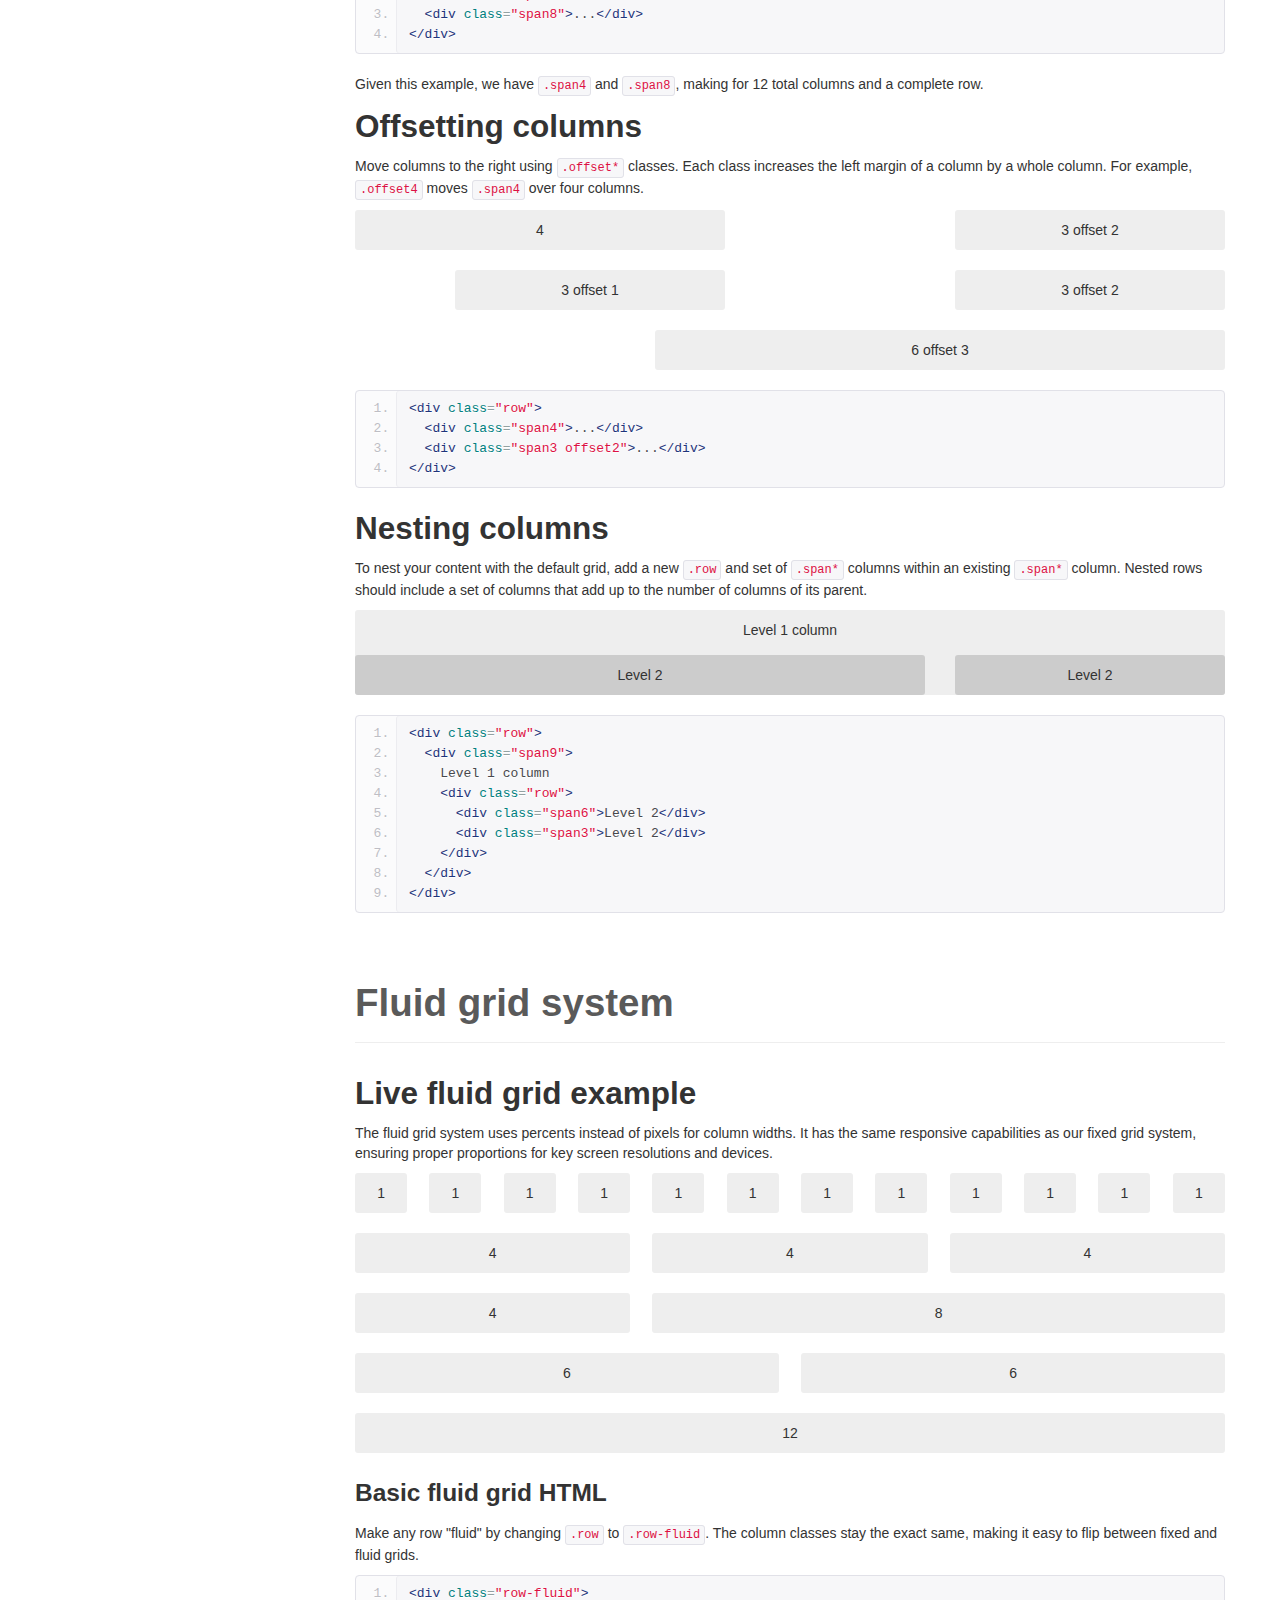
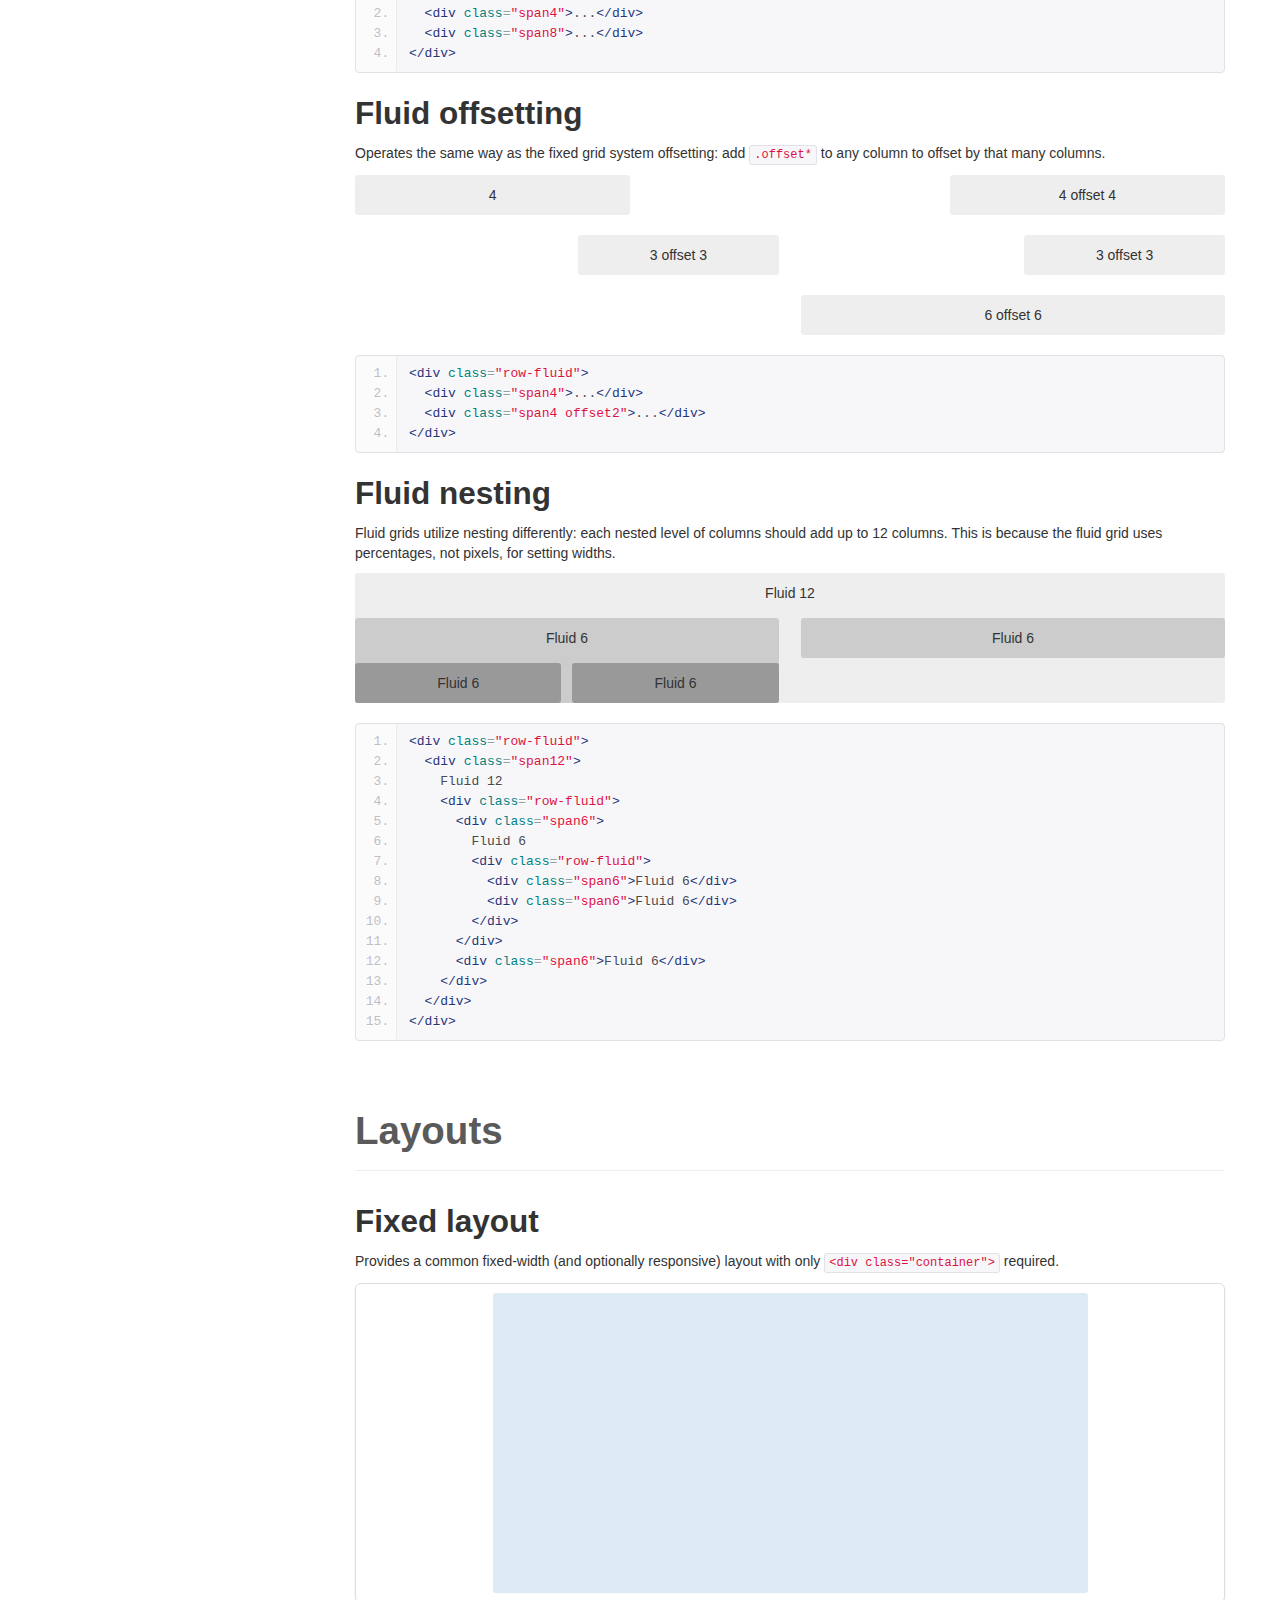
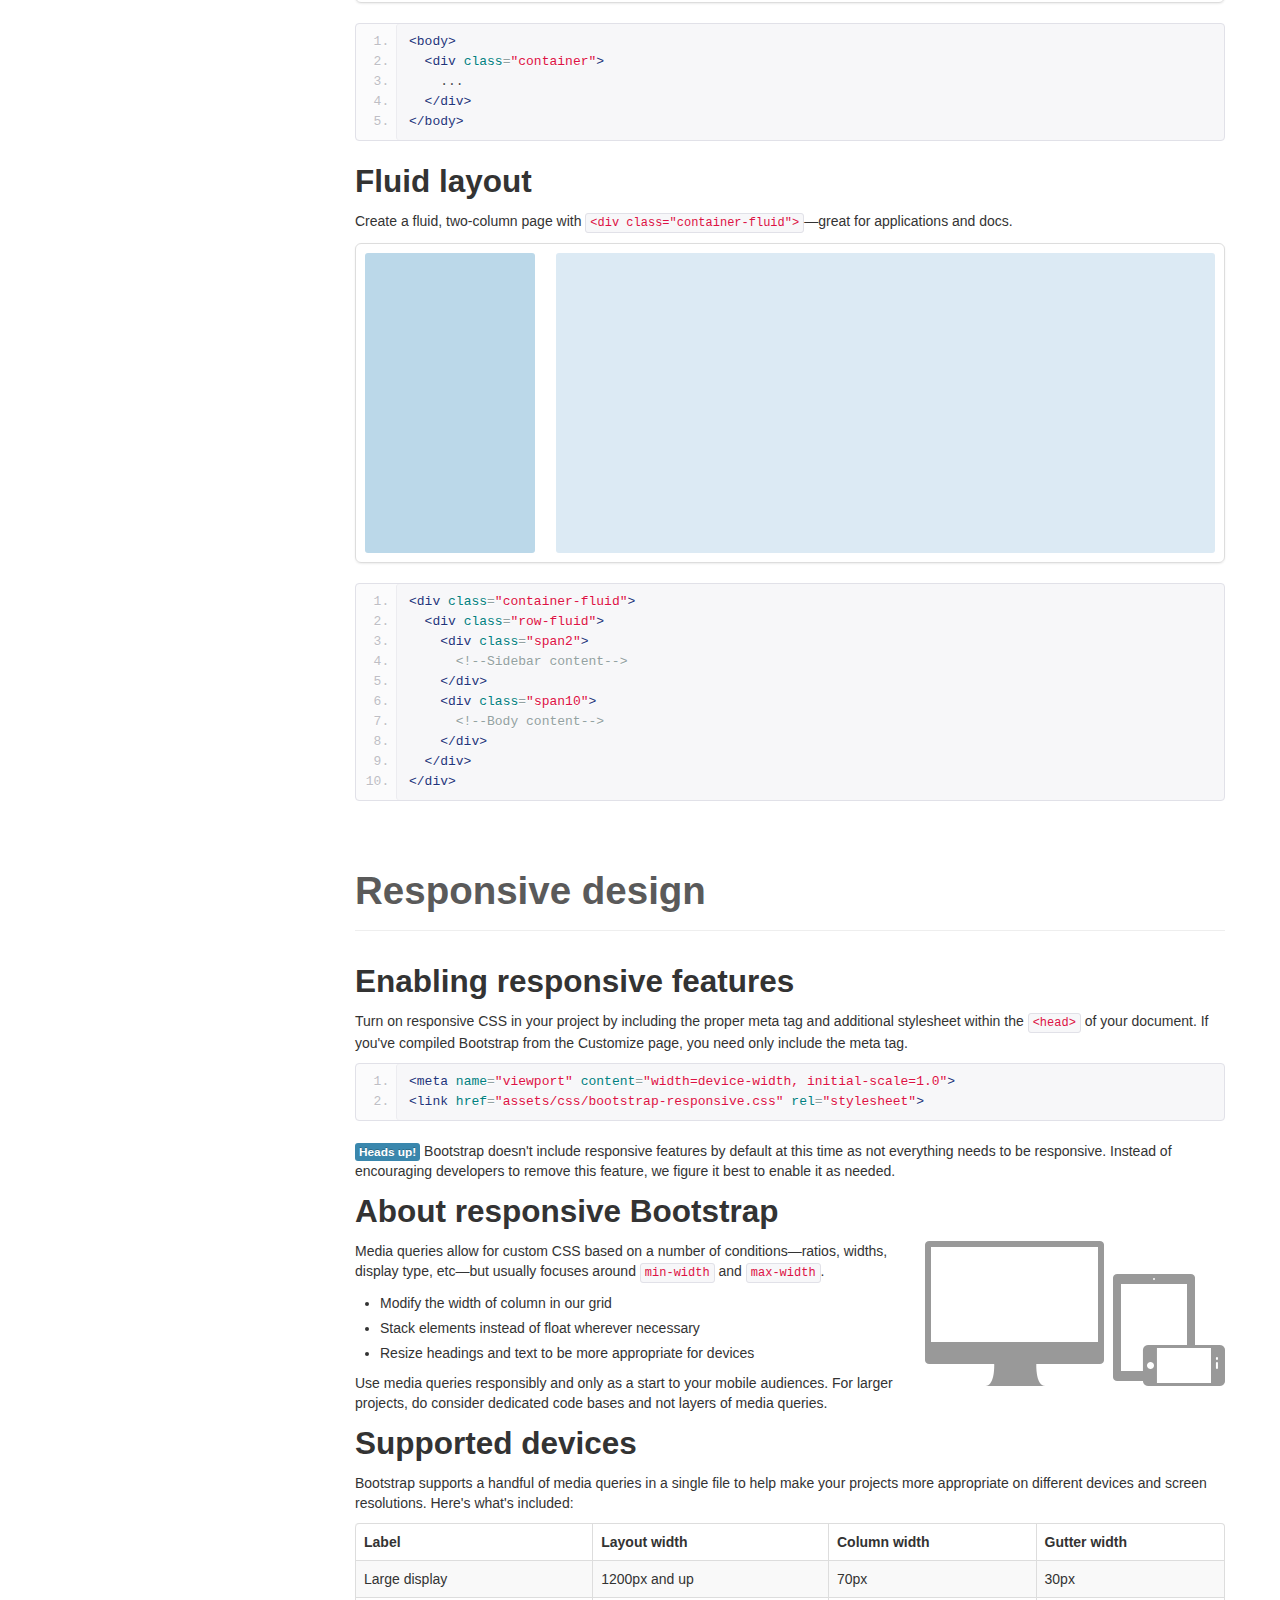
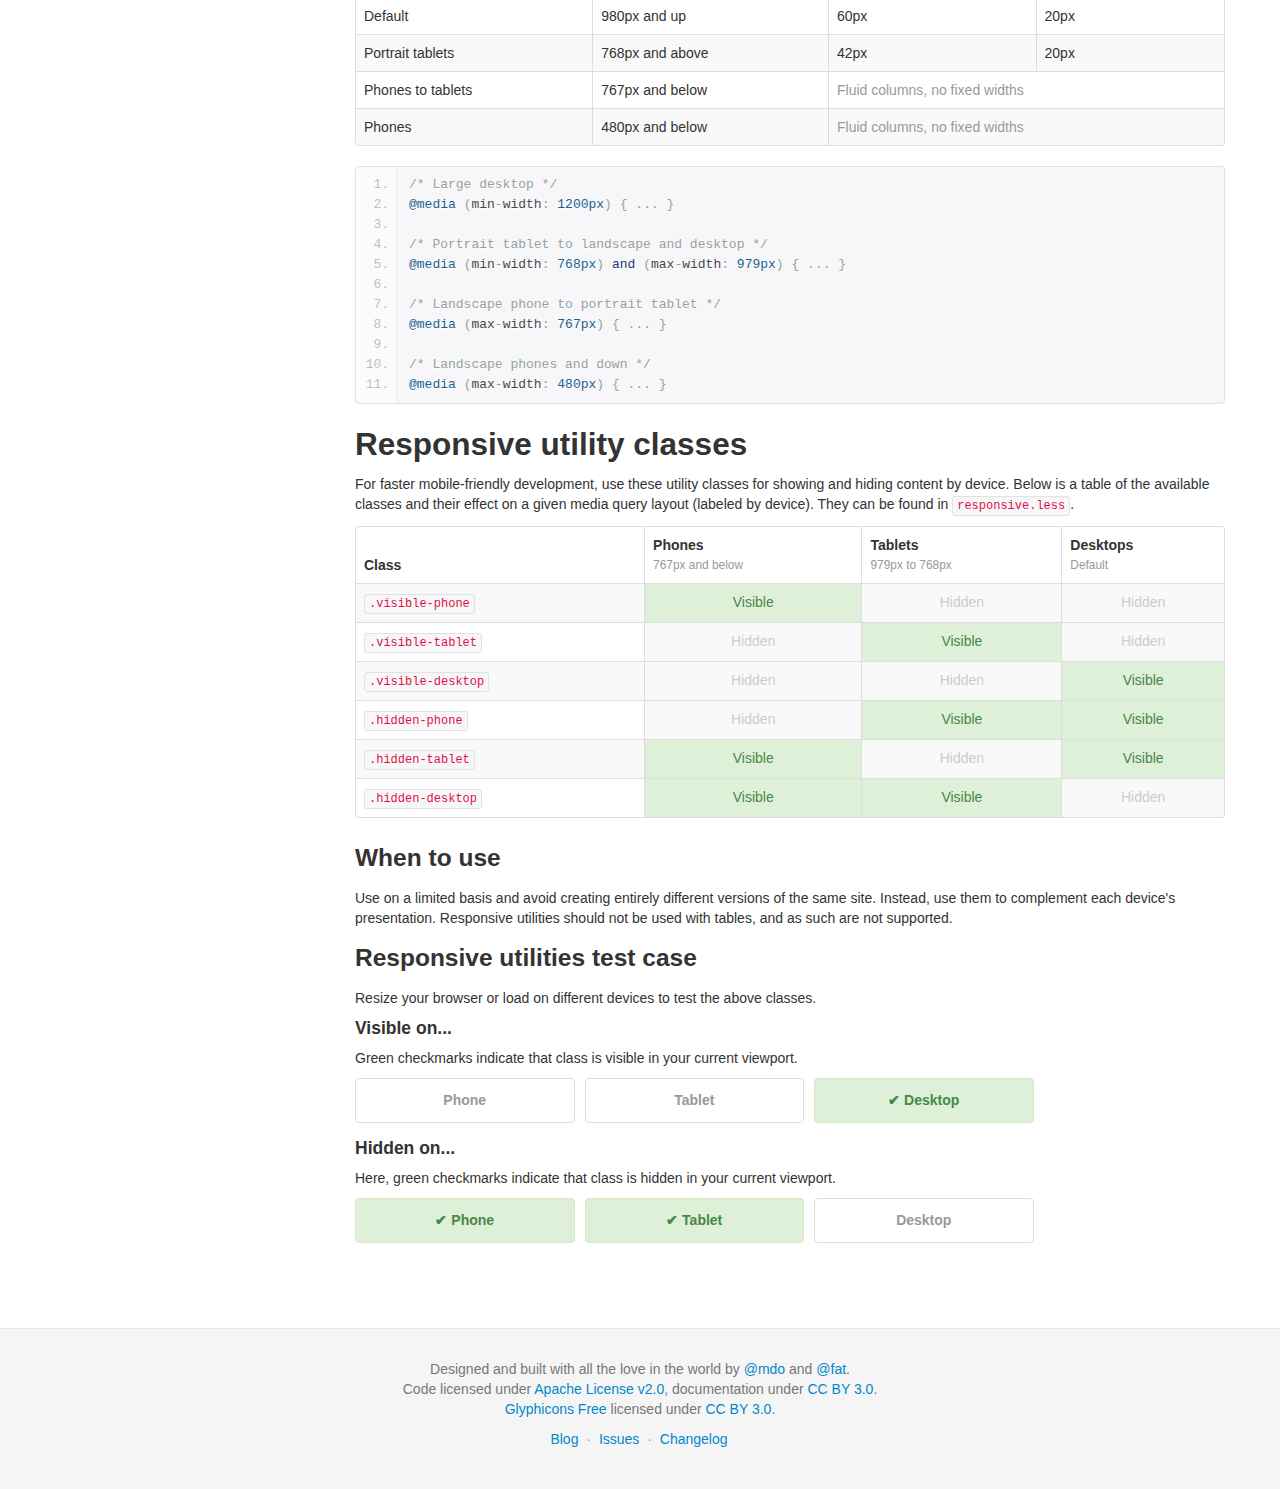
<file: bootstrap/docs/scaffolding.html>
<!DOCTYPE html>
<html lang="en">
  <head>
    <meta charset="utf-8">
    <title>Scaffolding · Bootstrap</title>
    <meta name="viewport" content="width=device-width, initial-scale=1.0">
    <meta name="description" content="">
    <meta name="author" content="">

    <!-- Le styles -->
    <link href="assets/css/bootstrap.css" rel="stylesheet">
    <link href="assets/css/bootstrap-responsive.css" rel="stylesheet">
    <link href="assets/css/docs.css" rel="stylesheet">
    <link href="assets/js/google-code-prettify/prettify.css" rel="stylesheet">

    <!-- Le HTML5 shim, for IE6-8 support of HTML5 elements -->
    <!--[if lt IE 9]>
      <script src="assets/js/html5shiv.js"></script>
    <![endif]-->

    <!-- Le fav and touch icons -->
    <link rel="apple-touch-icon-precomposed" sizes="144x144" href="assets/ico/apple-touch-icon-144-precomposed.png">
    <link rel="apple-touch-icon-precomposed" sizes="114x114" href="assets/ico/apple-touch-icon-114-precomposed.png">
      <link rel="apple-touch-icon-precomposed" sizes="72x72" href="assets/ico/apple-touch-icon-72-precomposed.png">
                    <link rel="apple-touch-icon-precomposed" href="assets/ico/apple-touch-icon-57-precomposed.png">
                                   <link rel="shortcut icon" href="assets/ico/favicon.png">

    <script type="text/javascript">
      var _gaq = _gaq || [];
      _gaq.push(['_setAccount', 'UA-146052-10']);
      _gaq.push(['_trackPageview']);
      (function() {
        var ga = document.createElement('script'); ga.type = 'text/javascript'; ga.async = true;
        ga.src = ('https:' == document.location.protocol ? 'https://ssl' : 'http://www') + '.google-analytics.com/ga.js';
        var s = document.getElementsByTagName('script')[0]; s.parentNode.insertBefore(ga, s);
      })();
    </script>
  </head>

  <body data-spy="scroll" data-target=".bs-docs-sidebar">

    <!-- Navbar
    ================================================== -->
    <div class="navbar navbar-inverse navbar-fixed-top">
      <div class="navbar-inner">
        <div class="container">
          <button type="button" class="btn btn-navbar" data-toggle="collapse" data-target=".nav-collapse">
            <span class="icon-bar"></span>
            <span class="icon-bar"></span>
            <span class="icon-bar"></span>
          </button>
          <a class="brand" href="./index.html">Bootstrap</a>
          <div class="nav-collapse collapse">
            <ul class="nav">
              <li class="">
                <a href="./index.html">Home</a>
              </li>
              <li class="">
                <a href="./getting-started.html">Get started</a>
              </li>
              <li class="active">
                <a href="./scaffolding.html">Scaffolding</a>
              </li>
              <li class="">
                <a href="./base-css.html">Base CSS</a>
              </li>
              <li class="">
                <a href="./components.html">Components</a>
              </li>
              <li class="">
                <a href="./javascript.html">JavaScript</a>
              </li>
              <li class="">
                <a href="./customize.html">Customize</a>
              </li>
            </ul>
          </div>
        </div>
      </div>
    </div>

<!-- Subhead
================================================== -->
<header class="jumbotron subhead" id="overview">
  <div class="container">
    <h1>Scaffolding</h1>
    <p class="lead">Bootstrap is built on responsive 12-column grids, layouts, and components.</p>
  </div>
</header>

  <div class="container">

    <!-- Docs nav
    ================================================== -->
    <div class="row">
      <div class="span3 bs-docs-sidebar">
        <ul class="nav nav-list bs-docs-sidenav">
          <li><a href="#global"><i class="icon-chevron-right"></i> Global styles</a></li>
          <li><a href="#gridSystem"><i class="icon-chevron-right"></i> Grid system</a></li>
          <li><a href="#fluidGridSystem"><i class="icon-chevron-right"></i> Fluid grid system</a></li>
          <li><a href="#layouts"><i class="icon-chevron-right"></i> Layouts</a></li>
          <li><a href="#responsive"><i class="icon-chevron-right"></i> Responsive design</a></li>
        </ul>
      </div>
      <div class="span9">



        <!-- Global Bootstrap settings
        ================================================== -->
        <section id="global">
          <div class="page-header">
            <h1>Global settings</h1>
          </div>

          <h3>Requires HTML5 doctype</h3>
          <p>Bootstrap makes use of certain HTML elements and CSS properties that require the use of the HTML5 doctype. Include it at the beginning of all your projects.</p>
<pre class="prettyprint linenums">
&lt;!DOCTYPE html&gt;
&lt;html lang="en"&gt;
  ...
&lt;/html&gt;
</pre>

          <h3>Typography and links</h3>
          <p>Bootstrap sets basic global display, typography, and link styles. Specifically, we:</p>
          <ul>
            <li>Remove <code>margin</code> on the body</li>
            <li>Set <code>background-color: white;</code> on the <code>body</code></li>
            <li>Use the <code>@baseFontFamily</code>, <code>@baseFontSize</code>, and <code>@baseLineHeight</code> attributes as our typographic base</li>
            <li>Set the global link color via <code>@linkColor</code> and apply link underlines only on <code>:hover</code></li>
          </ul>
          <p>These styles can be found within <strong>scaffolding.less</strong>.</p>

          <h3>Reset via Normalize</h3>
          <p>With Bootstrap 2, the old reset block has been dropped in favor of <a href="http://necolas.github.com/normalize.css/" target="_blank">Normalize.css</a>, a project by <a href="http://twitter.com/necolas" target="_blank">Nicolas Gallagher</a> and <a href="http://twitter.com/jon_neal" target="_blank">Jonathan Neal</a> that also powers the <a href="http://html5boilerplate.com" target="_blank">HTML5 Boilerplate</a>. While we use much of Normalize within our <strong>reset.less</strong>, we have removed some elements specifically for Bootstrap.</p>

        </section>




        <!-- Grid system
        ================================================== -->
        <section id="gridSystem">
          <div class="page-header">
            <h1>Default grid system</h1>
          </div>

          <h2>Live grid example</h2>
          <p>The default Bootstrap grid system utilizes <strong>12 columns</strong>, making for a 940px wide container without <a href="./scaffolding.html#responsive">responsive features</a> enabled. With the responsive CSS file added, the grid adapts to be 724px and 1170px wide depending on your viewport. Below 767px viewports, the columns become fluid and stack vertically.</p>
          <div class="bs-docs-grid">
            <div class="row show-grid">
              <div class="span1">1</div>
              <div class="span1">1</div>
              <div class="span1">1</div>
              <div class="span1">1</div>
              <div class="span1">1</div>
              <div class="span1">1</div>
              <div class="span1">1</div>
              <div class="span1">1</div>
              <div class="span1">1</div>
            </div>
            <div class="row show-grid">
              <div class="span2">2</div>
              <div class="span3">3</div>
              <div class="span4">4</div>
            </div>
            <div class="row show-grid">
              <div class="span4">4</div>
              <div class="span5">5</div>
            </div>
            <div class="row show-grid">
              <div class="span9">9</div>
            </div>
          </div>

          <h3>Basic grid HTML</h3>
          <p>For a simple two column layout, create a <code>.row</code> and add the appropriate number of <code>.span*</code> columns. As this is a 12-column grid, each <code>.span*</code> spans a number of those 12 columns, and should always add up to 12 for each row (or the number of columns in the parent).</p>
<pre class="prettyprint linenums">
&lt;div class="row"&gt;
  &lt;div class="span4"&gt;...&lt;/div&gt;
  &lt;div class="span8"&gt;...&lt;/div&gt;
&lt;/div&gt;
</pre>
          <p>Given this example, we have <code>.span4</code> and <code>.span8</code>, making for 12 total columns and a complete row.</p>

          <h2>Offsetting columns</h2>
          <p>Move columns to the right using <code>.offset*</code> classes. Each class increases the left margin of a column by a whole column. For example, <code>.offset4</code> moves <code>.span4</code> over four columns.</p>
          <div class="bs-docs-grid">
            <div class="row show-grid">
              <div class="span4">4</div>
              <div class="span3 offset2">3 offset 2</div>
            </div><!-- /row -->
            <div class="row show-grid">
              <div class="span3 offset1">3 offset 1</div>
              <div class="span3 offset2">3 offset 2</div>
            </div><!-- /row -->
            <div class="row show-grid">
              <div class="span6 offset3">6 offset 3</div>
            </div><!-- /row -->
          </div>
<pre class="prettyprint linenums">
&lt;div class="row"&gt;
  &lt;div class="span4"&gt;...&lt;/div&gt;
  &lt;div class="span3 offset2"&gt;...&lt;/div&gt;
&lt;/div&gt;
</pre>

          <h2>Nesting columns</h2>
          <p>To nest your content with the default grid, add a new <code>.row</code> and set of <code>.span*</code> columns within an existing <code>.span*</code> column. Nested rows should include a set of columns that add up to the number of columns of its parent.</p>
          <div class="row show-grid">
            <div class="span9">
              Level 1 column
              <div class="row show-grid">
                <div class="span6">
                  Level 2
                </div>
                <div class="span3">
                  Level 2
                </div>
              </div>
            </div>
          </div>
<pre class="prettyprint linenums">
&lt;div class="row"&gt;
  &lt;div class="span9"&gt;
    Level 1 column
    &lt;div class="row"&gt;
      &lt;div class="span6"&gt;Level 2&lt;/div&gt;
      &lt;div class="span3"&gt;Level 2&lt;/div&gt;
    &lt;/div&gt;
  &lt;/div&gt;
&lt;/div&gt;
</pre>
        </section>



        <!-- Fluid grid system
        ================================================== -->
        <section id="fluidGridSystem">
          <div class="page-header">
            <h1>Fluid grid system</h1>
          </div>

          <h2>Live fluid grid example</h2>
          <p>The fluid grid system uses percents instead of pixels for column widths. It has the same responsive capabilities as our fixed grid system, ensuring proper proportions for key screen resolutions and devices.</p>
          <div class="bs-docs-grid">
            <div class="row-fluid show-grid">
              <div class="span1">1</div>
              <div class="span1">1</div>
              <div class="span1">1</div>
              <div class="span1">1</div>
              <div class="span1">1</div>
              <div class="span1">1</div>
              <div class="span1">1</div>
              <div class="span1">1</div>
              <div class="span1">1</div>
              <div class="span1">1</div>
              <div class="span1">1</div>
              <div class="span1">1</div>
            </div>
            <div class="row-fluid show-grid">
              <div class="span4">4</div>
              <div class="span4">4</div>
              <div class="span4">4</div>
            </div>
            <div class="row-fluid show-grid">
              <div class="span4">4</div>
              <div class="span8">8</div>
            </div>
            <div class="row-fluid show-grid">
              <div class="span6">6</div>
              <div class="span6">6</div>
            </div>
            <div class="row-fluid show-grid">
              <div class="span12">12</div>
            </div>
          </div>

          <h3>Basic fluid grid HTML</h3>
          <p>Make any row "fluid" by changing <code>.row</code> to <code>.row-fluid</code>. The column classes stay the exact same, making it easy to flip between fixed and fluid grids.</p>
<pre class="prettyprint linenums">
&lt;div class="row-fluid"&gt;
  &lt;div class="span4"&gt;...&lt;/div&gt;
  &lt;div class="span8"&gt;...&lt;/div&gt;
&lt;/div&gt;
</pre>

          <h2>Fluid offsetting</h2>
          <p>Operates the same way as the fixed grid system offsetting: add <code>.offset*</code> to any column to offset by that many columns.</p>
          <div class="bs-docs-grid">
            <div class="row-fluid show-grid">
              <div class="span4">4</div>
              <div class="span4 offset4">4 offset 4</div>
            </div><!-- /row -->
            <div class="row-fluid show-grid">
              <div class="span3 offset3">3 offset 3</div>
              <div class="span3 offset3">3 offset 3</div>
            </div><!-- /row -->
            <div class="row-fluid show-grid">
              <div class="span6 offset6">6 offset 6</div>
            </div><!-- /row -->
          </div>
<pre class="prettyprint linenums">
&lt;div class="row-fluid"&gt;
  &lt;div class="span4"&gt;...&lt;/div&gt;
  &lt;div class="span4 offset2"&gt;...&lt;/div&gt;
&lt;/div&gt;
</pre>

          <h2>Fluid nesting</h2>
          <p>Fluid grids utilize nesting differently: each nested level of columns should add up to 12 columns. This is because the fluid grid uses percentages, not pixels, for setting widths.</p>
          <div class="row-fluid show-grid">
            <div class="span12">
              Fluid 12
              <div class="row-fluid show-grid">
                <div class="span6">
                  Fluid 6
                  <div class="row-fluid show-grid">
                    <div class="span6">
                      Fluid 6
                    </div>
                    <div class="span6">
                      Fluid 6
                    </div>
                  </div>
                </div>
                <div class="span6">
                  Fluid 6
                </div>
              </div>
            </div>
          </div>
<pre class="prettyprint linenums">
&lt;div class="row-fluid"&gt;
  &lt;div class="span12"&gt;
    Fluid 12
    &lt;div class="row-fluid"&gt;
      &lt;div class="span6"&gt;
        Fluid 6
        &lt;div class="row-fluid"&gt;
          &lt;div class="span6"&gt;Fluid 6&lt;/div&gt;
          &lt;div class="span6"&gt;Fluid 6&lt;/div&gt;
        &lt;/div&gt;
      &lt;/div&gt;
      &lt;div class="span6"&gt;Fluid 6&lt;/div&gt;
    &lt;/div&gt;
  &lt;/div&gt;
&lt;/div&gt;
</pre>

        </section>




        <!-- Layouts (Default and fluid)
        ================================================== -->
        <section id="layouts">
          <div class="page-header">
            <h1>Layouts</h1>
          </div>

          <h2>Fixed layout</h2>
          <p>Provides a common fixed-width (and optionally responsive) layout with only <code>&lt;div class="container"&gt;</code> required.</p>
          <div class="mini-layout">
            <div class="mini-layout-body"></div>
          </div>
<pre class="prettyprint linenums">
&lt;body&gt;
  &lt;div class="container"&gt;
    ...
  &lt;/div&gt;
&lt;/body&gt;
</pre>

          <h2>Fluid layout</h2>
          <p>Create a fluid, two-column page with <code>&lt;div class="container-fluid"&gt;</code>&mdash;great for applications and docs.</p>
          <div class="mini-layout fluid">
            <div class="mini-layout-sidebar"></div>
            <div class="mini-layout-body"></div>
          </div>
<pre class="prettyprint linenums">
&lt;div class="container-fluid"&gt;
  &lt;div class="row-fluid"&gt;
    &lt;div class="span2"&gt;
      &lt;!--Sidebar content--&gt;
    &lt;/div&gt;
    &lt;div class="span10"&gt;
      &lt;!--Body content--&gt;
    &lt;/div&gt;
  &lt;/div&gt;
&lt;/div&gt;
</pre>
        </section>




        <!-- Responsive design
        ================================================== -->
        <section id="responsive">
          <div class="page-header">
            <h1>Responsive design</h1>
          </div>

          <h2>Enabling responsive features</h2>
          <p>Turn on responsive CSS in your project by including the proper meta tag and additional stylesheet within the <code>&lt;head&gt;</code> of your document. If you've compiled Bootstrap from the Customize page, you need only include the meta tag.</p>
<pre class="prettyprint linenums">
&lt;meta name="viewport" content="width=device-width, initial-scale=1.0"&gt;
&lt;link href="assets/css/bootstrap-responsive.css" rel="stylesheet"&gt;
</pre>
          <p><span class="label label-info">Heads up!</span>  Bootstrap doesn't include responsive features by default at this time as not everything needs to be responsive. Instead of encouraging developers to remove this feature, we figure it best to enable it as needed.</p>

          <h2>About responsive Bootstrap</h2>
          <img src="assets/img/responsive-illustrations.png" alt="Responsive devices" style="float: right; margin: 0 0 20px 20px;">
          <p>Media queries allow for custom CSS based on a number of conditions&mdash;ratios, widths, display type, etc&mdash;but usually focuses around <code>min-width</code> and <code>max-width</code>.</p>
          <ul>
            <li>Modify the width of column in our grid</li>
            <li>Stack elements instead of float wherever necessary</li>
            <li>Resize headings and text to be more appropriate for devices</li>
          </ul>
          <p>Use media queries responsibly and only as a start to your mobile audiences. For larger projects, do consider dedicated code bases and not layers of media queries.</p>

          <h2>Supported devices</h2>
          <p>Bootstrap supports a handful of media queries in a single file to help make your projects more appropriate on different devices and screen resolutions. Here's what's included:</p>
          <table class="table table-bordered table-striped">
            <thead>
              <tr>
                <th>Label</th>
                <th>Layout width</th>
                <th>Column width</th>
                <th>Gutter width</th>
              </tr>
            </thead>
            <tbody>
              <tr>
                <td>Large display</td>
                <td>1200px and up</td>
                <td>70px</td>
                <td>30px</td>
              </tr>
              <tr>
                <td>Default</td>
                <td>980px and up</td>
                <td>60px</td>
                <td>20px</td>
              </tr>
              <tr>
                <td>Portrait tablets</td>
                <td>768px and above</td>
                <td>42px</td>
                <td>20px</td>
              </tr>
              <tr>
                <td>Phones to tablets</td>
                <td>767px and below</td>
                <td class="muted" colspan="2">Fluid columns, no fixed widths</td>
              </tr>
              <tr>
                <td>Phones</td>
                <td>480px and below</td>
                <td class="muted" colspan="2">Fluid columns, no fixed widths</td>
              </tr>
            </tbody>
          </table>
<pre class="prettyprint linenums">
/* Large desktop */
@media (min-width: 1200px) { ... }

/* Portrait tablet to landscape and desktop */
@media (min-width: 768px) and (max-width: 979px) { ... }

/* Landscape phone to portrait tablet */
@media (max-width: 767px) { ... }

/* Landscape phones and down */
@media (max-width: 480px) { ... }
</pre>


          <h2>Responsive utility classes</h2>
          <p>For faster mobile-friendly development, use these utility classes for showing and hiding content by device. Below is a table of the available classes and their effect on a given media query layout (labeled by device). They can be found in <code>responsive.less</code>.</p>
          <table class="table table-bordered table-striped responsive-utilities">
            <thead>
              <tr>
                <th>Class</th>
                <th>Phones <small>767px and below</small></th>
                <th>Tablets <small>979px to 768px</small></th>
                <th>Desktops <small>Default</small></th>
              </tr>
            </thead>
            <tbody>
              <tr>
                <th><code>.visible-phone</code></th>
                <td class="is-visible">Visible</td>
                <td class="is-hidden">Hidden</td>
                <td class="is-hidden">Hidden</td>
              </tr>
              <tr>
                <th><code>.visible-tablet</code></th>
                <td class="is-hidden">Hidden</td>
                <td class="is-visible">Visible</td>
                <td class="is-hidden">Hidden</td>
              </tr>
              <tr>
                <th><code>.visible-desktop</code></th>
                <td class="is-hidden">Hidden</td>
                <td class="is-hidden">Hidden</td>
                <td class="is-visible">Visible</td>
              </tr>
              <tr>
                <th><code>.hidden-phone</code></th>
                <td class="is-hidden">Hidden</td>
                <td class="is-visible">Visible</td>
                <td class="is-visible">Visible</td>
              </tr>
              <tr>
                <th><code>.hidden-tablet</code></th>
                <td class="is-visible">Visible</td>
                <td class="is-hidden">Hidden</td>
                <td class="is-visible">Visible</td>
              </tr>
              <tr>
                <th><code>.hidden-desktop</code></th>
                <td class="is-visible">Visible</td>
                <td class="is-visible">Visible</td>
                <td class="is-hidden">Hidden</td>
              </tr>
            </tbody>
          </table>

          <h3>When to use</h3>
          <p>Use on a limited basis and avoid creating entirely different versions of the same site. Instead, use them to complement each device's presentation. Responsive utilities should not be used with tables, and as such are not supported.</p>

          <h3>Responsive utilities test case</h3>
          <p>Resize your browser or load on different devices to test the above classes.</p>
          <h4>Visible on...</h4>
          <p>Green checkmarks indicate that class is visible in your current viewport.</p>
          <ul class="responsive-utilities-test">
            <li>Phone<span class="visible-phone">&#10004; Phone</span></li>
            <li>Tablet<span class="visible-tablet">&#10004; Tablet</span></li>
            <li>Desktop<span class="visible-desktop">&#10004; Desktop</span></li>
          </ul>
          <h4>Hidden on...</h4>
          <p>Here, green checkmarks indicate that class is hidden in your current viewport.</p>
          <ul class="responsive-utilities-test hidden-on">
            <li>Phone<span class="hidden-phone">&#10004; Phone</span></li>
            <li>Tablet<span class="hidden-tablet">&#10004; Tablet</span></li>
            <li>Desktop<span class="hidden-desktop">&#10004; Desktop</span></li>
          </ul>

        </section>



      </div>
    </div>

  </div>



    <!-- Footer
    ================================================== -->
    <footer class="footer">
      <div class="container">
        <p>Designed and built with all the love in the world by <a href="http://twitter.com/mdo" target="_blank">@mdo</a> and <a href="http://twitter.com/fat" target="_blank">@fat</a>.</p>
        <p>Code licensed under <a href="http://www.apache.org/licenses/LICENSE-2.0" target="_blank">Apache License v2.0</a>, documentation under <a href="http://creativecommons.org/licenses/by/3.0/">CC BY 3.0</a>.</p>
        <p><a href="http://glyphicons.com">Glyphicons Free</a> licensed under <a href="http://creativecommons.org/licenses/by/3.0/">CC BY 3.0</a>.</p>
        <ul class="footer-links">
          <li><a href="http://blog.getbootstrap.com">Blog</a></li>
          <li class="muted">&middot;</li>
          <li><a href="https://github.com/twitter/bootstrap/issues?state=open">Issues</a></li>
          <li class="muted">&middot;</li>
          <li><a href="https://github.com/twitter/bootstrap/blob/master/CHANGELOG.md">Changelog</a></li>
        </ul>
      </div>
    </footer>



    <!-- Le javascript
    ================================================== -->
    <!-- Placed at the end of the document so the pages load faster -->
    <script type="text/javascript" src="http://platform.twitter.com/widgets.js"></script>
    <script src="assets/js/jquery.js"></script>
    <script src="assets/js/bootstrap-transition.js"></script>
    <script src="assets/js/bootstrap-alert.js"></script>
    <script src="assets/js/bootstrap-modal.js"></script>
    <script src="assets/js/bootstrap-dropdown.js"></script>
    <script src="assets/js/bootstrap-scrollspy.js"></script>
    <script src="assets/js/bootstrap-tab.js"></script>
    <script src="assets/js/bootstrap-tooltip.js"></script>
    <script src="assets/js/bootstrap-popover.js"></script>
    <script src="assets/js/bootstrap-button.js"></script>
    <script src="assets/js/bootstrap-collapse.js"></script>
    <script src="assets/js/bootstrap-carousel.js"></script>
    <script src="assets/js/bootstrap-typeahead.js"></script>
    <script src="assets/js/bootstrap-affix.js"></script>

    <script src="assets/js/holder/holder.js"></script>
    <script src="assets/js/google-code-prettify/prettify.js"></script>

    <script src="assets/js/application.js"></script>


    <!-- Analytics
    ================================================== -->
    <script>
      var _gauges = _gauges || [];
      (function() {
        var t   = document.createElement('script');
        t.type  = 'text/javascript';
        t.async = true;
        t.id    = 'gauges-tracker';
        t.setAttribute('data-site-id', '4f0dc9fef5a1f55508000013');
        t.src = '//secure.gaug.es/track.js';
        var s = document.getElementsByTagName('script')[0];
        s.parentNode.insertBefore(t, s);
      })();
    </script>

  </body>
</html>
</file>
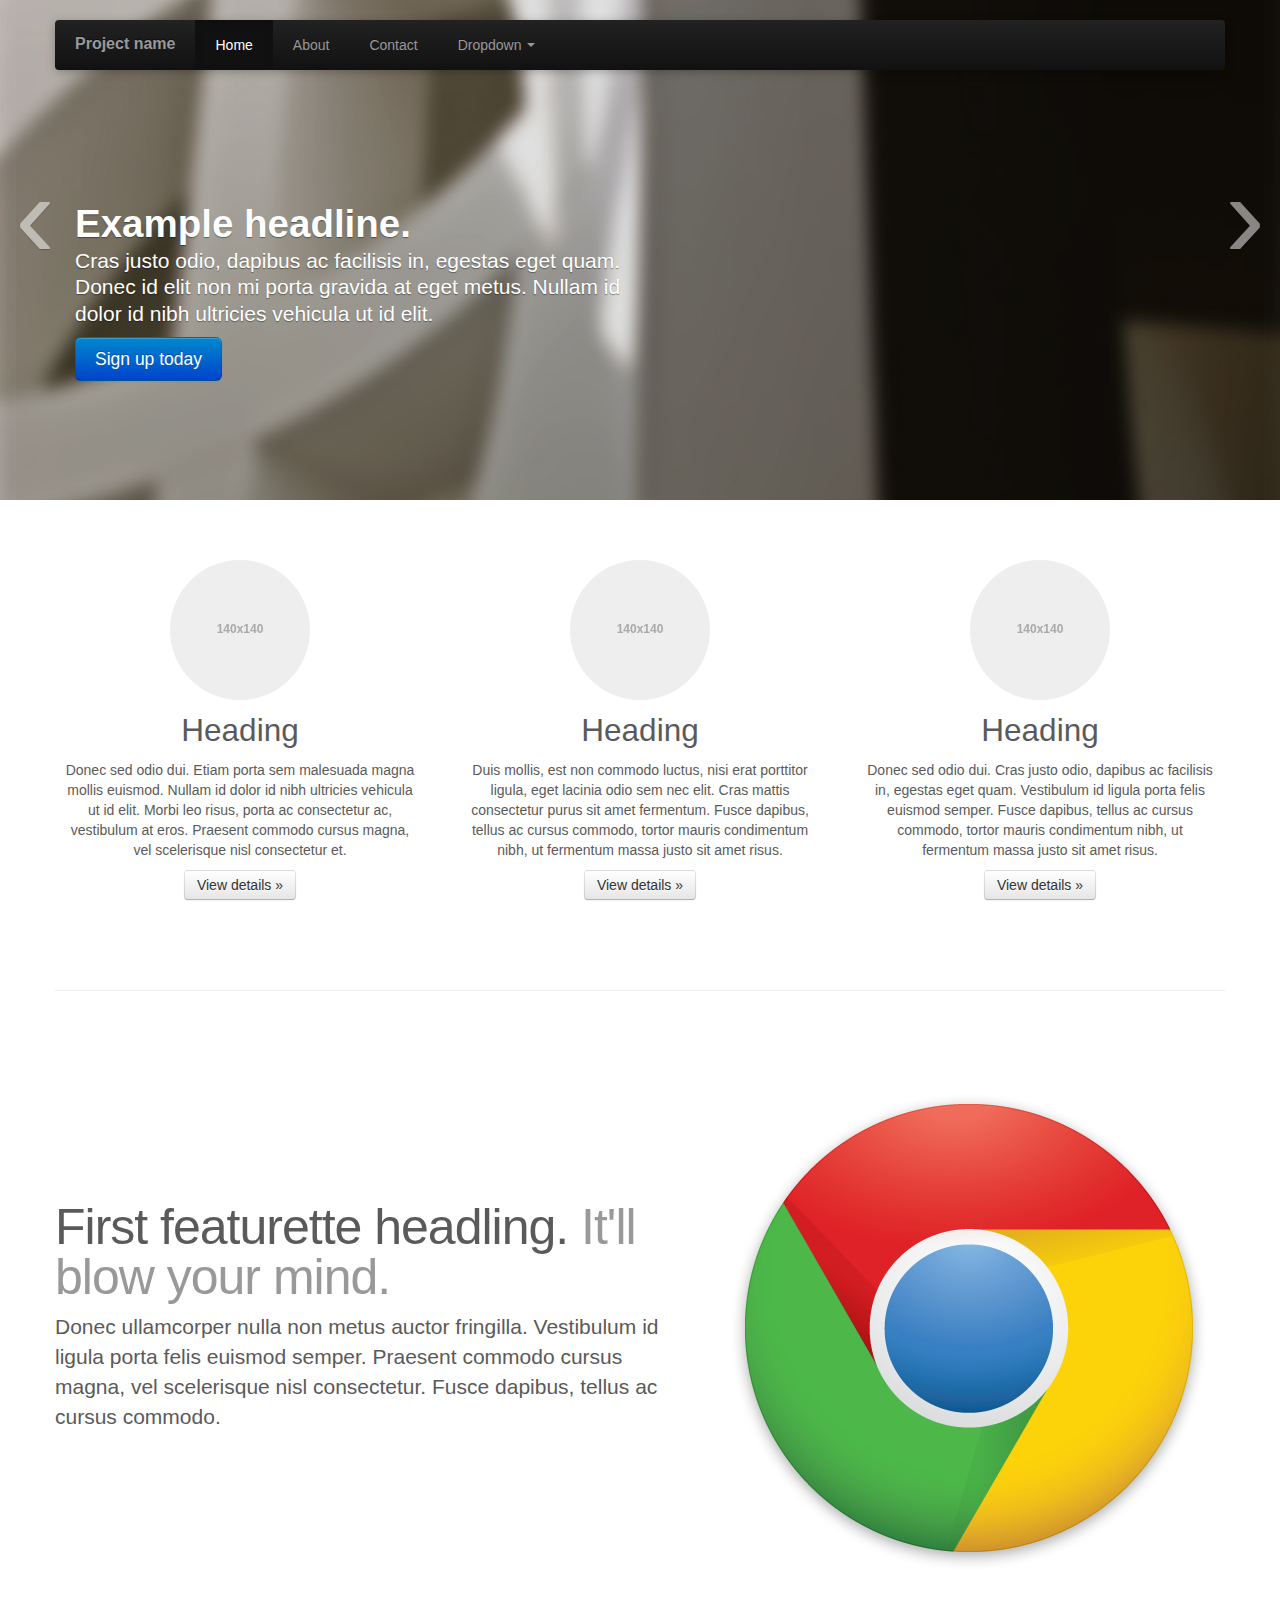
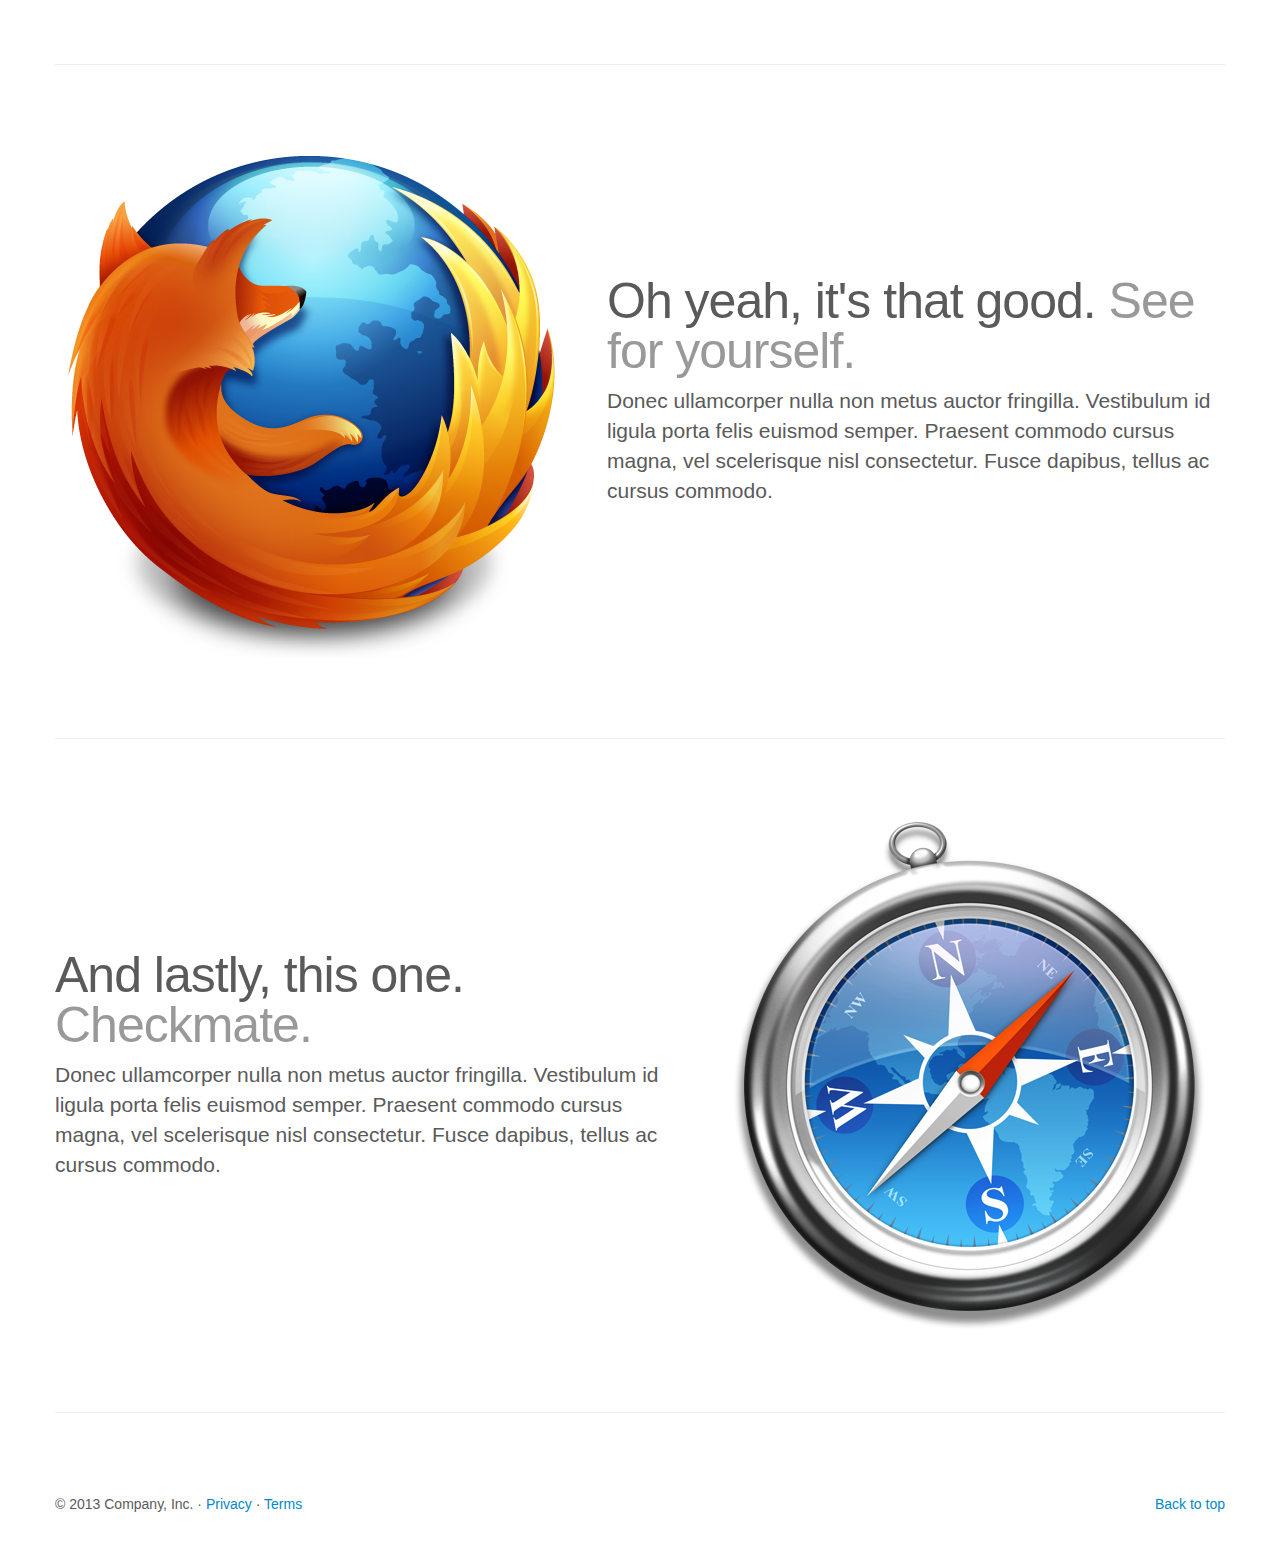
<file: bootstrap/docs/examples/carousel.html>
<!DOCTYPE html>
<html lang="en">
  <head>
    <meta charset="utf-8">
    <title>Carousel Template &middot; Bootstrap</title>
    <meta name="viewport" content="width=device-width, initial-scale=1.0">
    <meta name="description" content="">
    <meta name="author" content="">

    <!-- Le styles -->
    <link href="../assets/css/bootstrap.css" rel="stylesheet">
    <link href="../assets/css/bootstrap-responsive.css" rel="stylesheet">
    <style>

    /* GLOBAL STYLES
    -------------------------------------------------- */
    /* Padding below the footer and lighter body text */

    body {
      padding-bottom: 40px;
      color: #5a5a5a;
    }



    /* CUSTOMIZE THE NAVBAR
    -------------------------------------------------- */

    /* Special class on .container surrounding .navbar, used for positioning it into place. */
    .navbar-wrapper {
      position: absolute;
      top: 0;
      left: 0;
      right: 0;
      z-index: 10;
      margin-top: 20px;
      margin-bottom: -90px; /* Negative margin to pull up carousel. 90px is roughly margins and height of navbar. */
    }
    .navbar-wrapper .navbar {

    }

    /* Remove border and change up box shadow for more contrast */
    .navbar .navbar-inner {
      border: 0;
      -webkit-box-shadow: 0 2px 10px rgba(0,0,0,.25);
         -moz-box-shadow: 0 2px 10px rgba(0,0,0,.25);
              box-shadow: 0 2px 10px rgba(0,0,0,.25);
    }

    /* Downsize the brand/project name a bit */
    .navbar .brand {
      padding: 14px 20px 16px; /* Increase vertical padding to match navbar links */
      font-size: 16px;
      font-weight: bold;
      text-shadow: 0 -1px 0 rgba(0,0,0,.5);
    }

    /* Navbar links: increase padding for taller navbar */
    .navbar .nav > li > a {
      padding: 15px 20px;
    }

    /* Offset the responsive button for proper vertical alignment */
    .navbar .btn-navbar {
      margin-top: 10px;
    }



    /* CUSTOMIZE THE CAROUSEL
    -------------------------------------------------- */

    /* Carousel base class */
    .carousel {
      margin-bottom: 60px;
    }

    .carousel .container {
      position: relative;
      z-index: 9;
    }

    .carousel-control {
      height: 80px;
      margin-top: 0;
      font-size: 120px;
      text-shadow: 0 1px 1px rgba(0,0,0,.4);
      background-color: transparent;
      border: 0;
      z-index: 10;
    }

    .carousel .item {
      height: 500px;
    }
    .carousel img {
      position: absolute;
      top: 0;
      left: 0;
      min-width: 100%;
      height: 500px;
    }

    .carousel-caption {
      background-color: transparent;
      position: static;
      max-width: 550px;
      padding: 0 20px;
      margin-top: 200px;
    }
    .carousel-caption h1,
    .carousel-caption .lead {
      margin: 0;
      line-height: 1.25;
      color: #fff;
      text-shadow: 0 1px 1px rgba(0,0,0,.4);
    }
    .carousel-caption .btn {
      margin-top: 10px;
    }



    /* MARKETING CONTENT
    -------------------------------------------------- */

    /* Center align the text within the three columns below the carousel */
    .marketing .span4 {
      text-align: center;
    }
    .marketing h2 {
      font-weight: normal;
    }
    .marketing .span4 p {
      margin-left: 10px;
      margin-right: 10px;
    }


    /* Featurettes
    ------------------------- */

    .featurette-divider {
      margin: 80px 0; /* Space out the Bootstrap <hr> more */
    }
    .featurette {
      padding-top: 120px; /* Vertically center images part 1: add padding above and below text. */
      overflow: hidden; /* Vertically center images part 2: clear their floats. */
    }
    .featurette-image {
      margin-top: -120px; /* Vertically center images part 3: negative margin up the image the same amount of the padding to center it. */
    }

    /* Give some space on the sides of the floated elements so text doesn't run right into it. */
    .featurette-image.pull-left {
      margin-right: 40px;
    }
    .featurette-image.pull-right {
      margin-left: 40px;
    }

    /* Thin out the marketing headings */
    .featurette-heading {
      font-size: 50px;
      font-weight: 300;
      line-height: 1;
      letter-spacing: -1px;
    }



    /* RESPONSIVE CSS
    -------------------------------------------------- */

    @media (max-width: 979px) {

      .container.navbar-wrapper {
        margin-bottom: 0;
        width: auto;
      }
      .navbar-inner {
        border-radius: 0;
        margin: -20px 0;
      }

      .carousel .item {
        height: 500px;
      }
      .carousel img {
        width: auto;
        height: 500px;
      }

      .featurette {
        height: auto;
        padding: 0;
      }
      .featurette-image.pull-left,
      .featurette-image.pull-right {
        display: block;
        float: none;
        max-width: 40%;
        margin: 0 auto 20px;
      }
    }


    @media (max-width: 767px) {

      .navbar-inner {
        margin: -20px;
      }

      .carousel {
        margin-left: -20px;
        margin-right: -20px;
      }
      .carousel .container {

      }
      .carousel .item {
        height: 300px;
      }
      .carousel img {
        height: 300px;
      }
      .carousel-caption {
        width: 65%;
        padding: 0 70px;
        margin-top: 100px;
      }
      .carousel-caption h1 {
        font-size: 30px;
      }
      .carousel-caption .lead,
      .carousel-caption .btn {
        font-size: 18px;
      }

      .marketing .span4 + .span4 {
        margin-top: 40px;
      }

      .featurette-heading {
        font-size: 30px;
      }
      .featurette .lead {
        font-size: 18px;
        line-height: 1.5;
      }

    }
    </style>

    <!-- HTML5 shim, for IE6-8 support of HTML5 elements -->
    <!--[if lt IE 9]>
      <script src="../assets/js/html5shiv.js"></script>
    <![endif]-->

    <!-- Fav and touch icons -->
    <link rel="apple-touch-icon-precomposed" sizes="144x144" href="../assets/ico/apple-touch-icon-144-precomposed.png">
    <link rel="apple-touch-icon-precomposed" sizes="114x114" href="../assets/ico/apple-touch-icon-114-precomposed.png">
      <link rel="apple-touch-icon-precomposed" sizes="72x72" href="../assets/ico/apple-touch-icon-72-precomposed.png">
                    <link rel="apple-touch-icon-precomposed" href="../assets/ico/apple-touch-icon-57-precomposed.png">
                                   <link rel="shortcut icon" href="../assets/ico/favicon.png">
  </head>

  <body>



    <!-- NAVBAR
    ================================================== -->
    <div class="navbar-wrapper">
      <!-- Wrap the .navbar in .container to center it within the absolutely positioned parent. -->
      <div class="container">

        <div class="navbar navbar-inverse">
          <div class="navbar-inner">
            <!-- Responsive Navbar Part 1: Button for triggering responsive navbar (not covered in tutorial). Include responsive CSS to utilize. -->
            <button type="button" class="btn btn-navbar" data-toggle="collapse" data-target=".nav-collapse">
              <span class="icon-bar"></span>
              <span class="icon-bar"></span>
              <span class="icon-bar"></span>
            </button>
            <a class="brand" href="#">Project name</a>
            <!-- Responsive Navbar Part 2: Place all navbar contents you want collapsed withing .navbar-collapse.collapse. -->
            <div class="nav-collapse collapse">
              <ul class="nav">
                <li class="active"><a href="#">Home</a></li>
                <li><a href="#about">About</a></li>
                <li><a href="#contact">Contact</a></li>
                <!-- Read about Bootstrap dropdowns at http://twitter.github.com/bootstrap/javascript.html#dropdowns -->
                <li class="dropdown">
                  <a href="#" class="dropdown-toggle" data-toggle="dropdown">Dropdown <b class="caret"></b></a>
                  <ul class="dropdown-menu">
                    <li><a href="#">Action</a></li>
                    <li><a href="#">Another action</a></li>
                    <li><a href="#">Something else here</a></li>
                    <li class="divider"></li>
                    <li class="nav-header">Nav header</li>
                    <li><a href="#">Separated link</a></li>
                    <li><a href="#">One more separated link</a></li>
                  </ul>
                </li>
              </ul>
            </div><!--/.nav-collapse -->
          </div><!-- /.navbar-inner -->
        </div><!-- /.navbar -->

      </div> <!-- /.container -->
    </div><!-- /.navbar-wrapper -->



    <!-- Carousel
    ================================================== -->
    <div id="myCarousel" class="carousel slide">
      <div class="carousel-inner">
        <div class="item active">
          <img src="../assets/img/examples/slide-01.jpg" alt="">
          <div class="container">
            <div class="carousel-caption">
              <h1>Example headline.</h1>
              <p class="lead">Cras justo odio, dapibus ac facilisis in, egestas eget quam. Donec id elit non mi porta gravida at eget metus. Nullam id dolor id nibh ultricies vehicula ut id elit.</p>
              <a class="btn btn-large btn-primary" href="#">Sign up today</a>
            </div>
          </div>
        </div>
        <div class="item">
          <img src="../assets/img/examples/slide-02.jpg" alt="">
          <div class="container">
            <div class="carousel-caption">
              <h1>Another example headline.</h1>
              <p class="lead">Cras justo odio, dapibus ac facilisis in, egestas eget quam. Donec id elit non mi porta gravida at eget metus. Nullam id dolor id nibh ultricies vehicula ut id elit.</p>
              <a class="btn btn-large btn-primary" href="#">Learn more</a>
            </div>
          </div>
        </div>
        <div class="item">
          <img src="../assets/img/examples/slide-03.jpg" alt="">
          <div class="container">
            <div class="carousel-caption">
              <h1>One more for good measure.</h1>
              <p class="lead">Cras justo odio, dapibus ac facilisis in, egestas eget quam. Donec id elit non mi porta gravida at eget metus. Nullam id dolor id nibh ultricies vehicula ut id elit.</p>
              <a class="btn btn-large btn-primary" href="#">Browse gallery</a>
            </div>
          </div>
        </div>
      </div>
      <a class="left carousel-control" href="#myCarousel" data-slide="prev">&lsaquo;</a>
      <a class="right carousel-control" href="#myCarousel" data-slide="next">&rsaquo;</a>
    </div><!-- /.carousel -->



    <!-- Marketing messaging and featurettes
    ================================================== -->
    <!-- Wrap the rest of the page in another container to center all the content. -->

    <div class="container marketing">

      <!-- Three columns of text below the carousel -->
      <div class="row">
        <div class="span4">
          <img class="img-circle" data-src="holder.js/140x140">
          <h2>Heading</h2>
          <p>Donec sed odio dui. Etiam porta sem malesuada magna mollis euismod. Nullam id dolor id nibh ultricies vehicula ut id elit. Morbi leo risus, porta ac consectetur ac, vestibulum at eros. Praesent commodo cursus magna, vel scelerisque nisl consectetur et.</p>
          <p><a class="btn" href="#">View details &raquo;</a></p>
        </div><!-- /.span4 -->
        <div class="span4">
          <img class="img-circle" data-src="holder.js/140x140">
          <h2>Heading</h2>
          <p>Duis mollis, est non commodo luctus, nisi erat porttitor ligula, eget lacinia odio sem nec elit. Cras mattis consectetur purus sit amet fermentum. Fusce dapibus, tellus ac cursus commodo, tortor mauris condimentum nibh, ut fermentum massa justo sit amet risus.</p>
          <p><a class="btn" href="#">View details &raquo;</a></p>
        </div><!-- /.span4 -->
        <div class="span4">
          <img class="img-circle" data-src="holder.js/140x140">
          <h2>Heading</h2>
          <p>Donec sed odio dui. Cras justo odio, dapibus ac facilisis in, egestas eget quam. Vestibulum id ligula porta felis euismod semper. Fusce dapibus, tellus ac cursus commodo, tortor mauris condimentum nibh, ut fermentum massa justo sit amet risus.</p>
          <p><a class="btn" href="#">View details &raquo;</a></p>
        </div><!-- /.span4 -->
      </div><!-- /.row -->


      <!-- START THE FEATURETTES -->

      <hr class="featurette-divider">

      <div class="featurette">
        <img class="featurette-image pull-right" src="../assets/img/examples/browser-icon-chrome.png">
        <h2 class="featurette-heading">First featurette headling. <span class="muted">It'll blow your mind.</span></h2>
        <p class="lead">Donec ullamcorper nulla non metus auctor fringilla. Vestibulum id ligula porta felis euismod semper. Praesent commodo cursus magna, vel scelerisque nisl consectetur. Fusce dapibus, tellus ac cursus commodo.</p>
      </div>

      <hr class="featurette-divider">

      <div class="featurette">
        <img class="featurette-image pull-left" src="../assets/img/examples/browser-icon-firefox.png">
        <h2 class="featurette-heading">Oh yeah, it's that good. <span class="muted">See for yourself.</span></h2>
        <p class="lead">Donec ullamcorper nulla non metus auctor fringilla. Vestibulum id ligula porta felis euismod semper. Praesent commodo cursus magna, vel scelerisque nisl consectetur. Fusce dapibus, tellus ac cursus commodo.</p>
      </div>

      <hr class="featurette-divider">

      <div class="featurette">
        <img class="featurette-image pull-right" src="../assets/img/examples/browser-icon-safari.png">
        <h2 class="featurette-heading">And lastly, this one. <span class="muted">Checkmate.</span></h2>
        <p class="lead">Donec ullamcorper nulla non metus auctor fringilla. Vestibulum id ligula porta felis euismod semper. Praesent commodo cursus magna, vel scelerisque nisl consectetur. Fusce dapibus, tellus ac cursus commodo.</p>
      </div>

      <hr class="featurette-divider">

      <!-- /END THE FEATURETTES -->


      <!-- FOOTER -->
      <footer>
        <p class="pull-right"><a href="#">Back to top</a></p>
        <p>&copy; 2013 Company, Inc. &middot; <a href="#">Privacy</a> &middot; <a href="#">Terms</a></p>
      </footer>

    </div><!-- /.container -->



    <!-- Le javascript
    ================================================== -->
    <!-- Placed at the end of the document so the pages load faster -->
    <script src="../assets/js/jquery.js"></script>
    <script src="../assets/js/bootstrap-transition.js"></script>
    <script src="../assets/js/bootstrap-alert.js"></script>
    <script src="../assets/js/bootstrap-modal.js"></script>
    <script src="../assets/js/bootstrap-dropdown.js"></script>
    <script src="../assets/js/bootstrap-scrollspy.js"></script>
    <script src="../assets/js/bootstrap-tab.js"></script>
    <script src="../assets/js/bootstrap-tooltip.js"></script>
    <script src="../assets/js/bootstrap-popover.js"></script>
    <script src="../assets/js/bootstrap-button.js"></script>
    <script src="../assets/js/bootstrap-collapse.js"></script>
    <script src="../assets/js/bootstrap-carousel.js"></script>
    <script src="../assets/js/bootstrap-typeahead.js"></script>
    <script>
      !function ($) {
        $(function(){
          // carousel demo
          $('#myCarousel').carousel()
        })
      }(window.jQuery)
    </script>
    <script src="../assets/js/holder/holder.js"></script>
  </body>
</html>
</file>
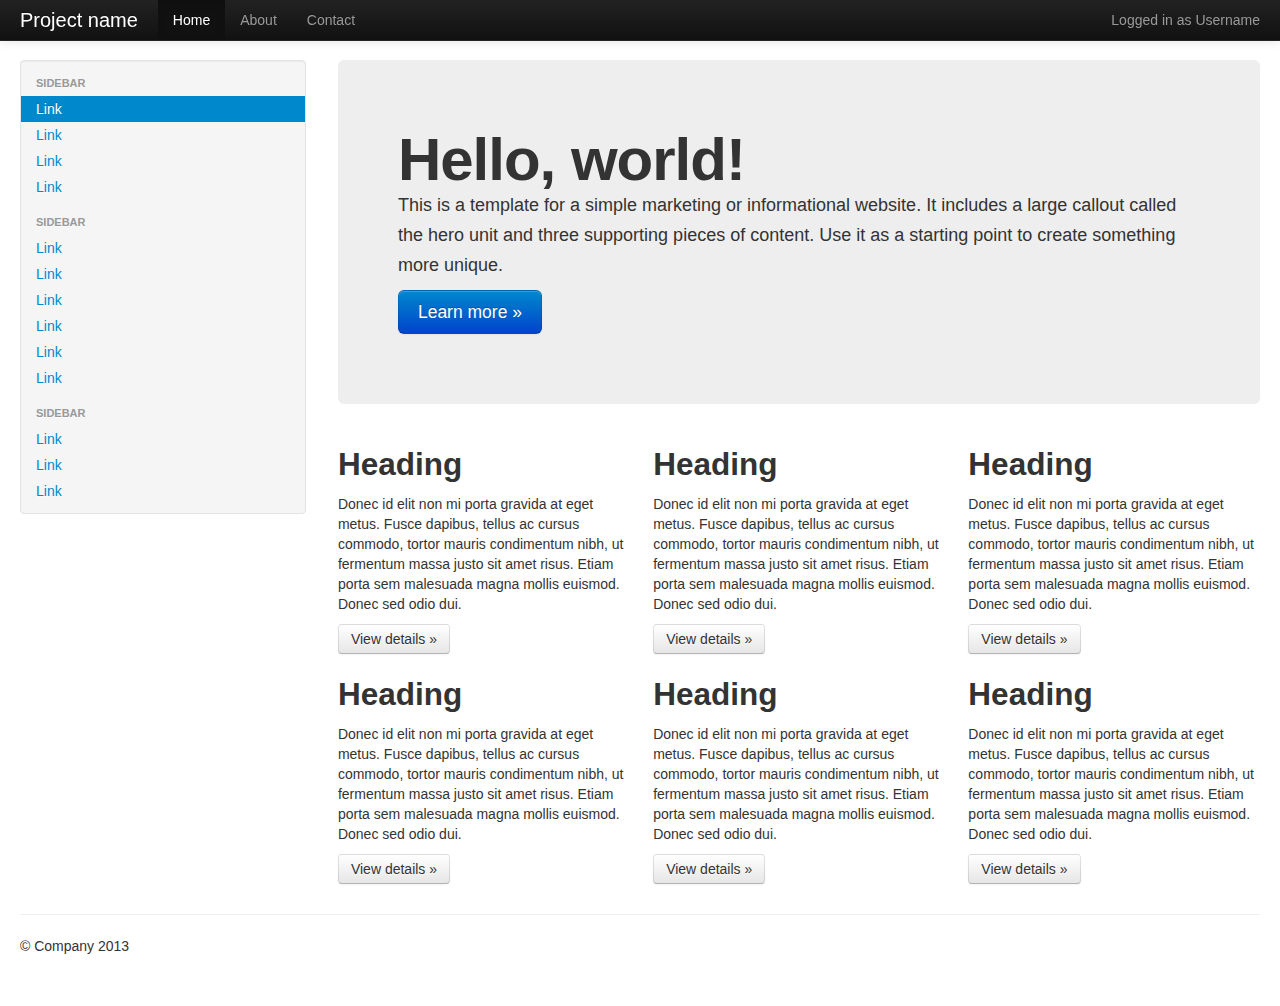
<file: bootstrap/docs/examples/fluid.html>
<!DOCTYPE html>
<html lang="en">
  <head>
    <meta charset="utf-8">
    <title>Bootstrap, from Twitter</title>
    <meta name="viewport" content="width=device-width, initial-scale=1.0">
    <meta name="description" content="">
    <meta name="author" content="">

    <!-- Le styles -->
    <link href="../assets/css/bootstrap.css" rel="stylesheet">
    <style type="text/css">
      body {
        padding-top: 60px;
        padding-bottom: 40px;
      }
      .sidebar-nav {
        padding: 9px 0;
      }

      @media (max-width: 980px) {
        /* Enable use of floated navbar text */
        .navbar-text.pull-right {
          float: none;
          padding-left: 5px;
          padding-right: 5px;
        }
      }
    </style>
    <link href="../assets/css/bootstrap-responsive.css" rel="stylesheet">

    <!-- HTML5 shim, for IE6-8 support of HTML5 elements -->
    <!--[if lt IE 9]>
      <script src="../assets/js/html5shiv.js"></script>
    <![endif]-->

    <!-- Fav and touch icons -->
    <link rel="apple-touch-icon-precomposed" sizes="144x144" href="../assets/ico/apple-touch-icon-144-precomposed.png">
    <link rel="apple-touch-icon-precomposed" sizes="114x114" href="../assets/ico/apple-touch-icon-114-precomposed.png">
      <link rel="apple-touch-icon-precomposed" sizes="72x72" href="../assets/ico/apple-touch-icon-72-precomposed.png">
                    <link rel="apple-touch-icon-precomposed" href="../assets/ico/apple-touch-icon-57-precomposed.png">
                                   <link rel="shortcut icon" href="../assets/ico/favicon.png">
  </head>

  <body>

    <div class="navbar navbar-inverse navbar-fixed-top">
      <div class="navbar-inner">
        <div class="container-fluid">
          <button type="button" class="btn btn-navbar" data-toggle="collapse" data-target=".nav-collapse">
            <span class="icon-bar"></span>
            <span class="icon-bar"></span>
            <span class="icon-bar"></span>
          </button>
          <a class="brand" href="#">Project name</a>
          <div class="nav-collapse collapse">
            <p class="navbar-text pull-right">
              Logged in as <a href="#" class="navbar-link">Username</a>
            </p>
            <ul class="nav">
              <li class="active"><a href="#">Home</a></li>
              <li><a href="#about">About</a></li>
              <li><a href="#contact">Contact</a></li>
            </ul>
          </div><!--/.nav-collapse -->
        </div>
      </div>
    </div>

    <div class="container-fluid">
      <div class="row-fluid">
        <div class="span3">
          <div class="well sidebar-nav">
            <ul class="nav nav-list">
              <li class="nav-header">Sidebar</li>
              <li class="active"><a href="#">Link</a></li>
              <li><a href="#">Link</a></li>
              <li><a href="#">Link</a></li>
              <li><a href="#">Link</a></li>
              <li class="nav-header">Sidebar</li>
              <li><a href="#">Link</a></li>
              <li><a href="#">Link</a></li>
              <li><a href="#">Link</a></li>
              <li><a href="#">Link</a></li>
              <li><a href="#">Link</a></li>
              <li><a href="#">Link</a></li>
              <li class="nav-header">Sidebar</li>
              <li><a href="#">Link</a></li>
              <li><a href="#">Link</a></li>
              <li><a href="#">Link</a></li>
            </ul>
          </div><!--/.well -->
        </div><!--/span-->
        <div class="span9">
          <div class="hero-unit">
            <h1>Hello, world!</h1>
            <p>This is a template for a simple marketing or informational website. It includes a large callout called the hero unit and three supporting pieces of content. Use it as a starting point to create something more unique.</p>
            <p><a href="#" class="btn btn-primary btn-large">Learn more &raquo;</a></p>
          </div>
          <div class="row-fluid">
            <div class="span4">
              <h2>Heading</h2>
              <p>Donec id elit non mi porta gravida at eget metus. Fusce dapibus, tellus ac cursus commodo, tortor mauris condimentum nibh, ut fermentum massa justo sit amet risus. Etiam porta sem malesuada magna mollis euismod. Donec sed odio dui. </p>
              <p><a class="btn" href="#">View details &raquo;</a></p>
            </div><!--/span-->
            <div class="span4">
              <h2>Heading</h2>
              <p>Donec id elit non mi porta gravida at eget metus. Fusce dapibus, tellus ac cursus commodo, tortor mauris condimentum nibh, ut fermentum massa justo sit amet risus. Etiam porta sem malesuada magna mollis euismod. Donec sed odio dui. </p>
              <p><a class="btn" href="#">View details &raquo;</a></p>
            </div><!--/span-->
            <div class="span4">
              <h2>Heading</h2>
              <p>Donec id elit non mi porta gravida at eget metus. Fusce dapibus, tellus ac cursus commodo, tortor mauris condimentum nibh, ut fermentum massa justo sit amet risus. Etiam porta sem malesuada magna mollis euismod. Donec sed odio dui. </p>
              <p><a class="btn" href="#">View details &raquo;</a></p>
            </div><!--/span-->
          </div><!--/row-->
          <div class="row-fluid">
            <div class="span4">
              <h2>Heading</h2>
              <p>Donec id elit non mi porta gravida at eget metus. Fusce dapibus, tellus ac cursus commodo, tortor mauris condimentum nibh, ut fermentum massa justo sit amet risus. Etiam porta sem malesuada magna mollis euismod. Donec sed odio dui. </p>
              <p><a class="btn" href="#">View details &raquo;</a></p>
            </div><!--/span-->
            <div class="span4">
              <h2>Heading</h2>
              <p>Donec id elit non mi porta gravida at eget metus. Fusce dapibus, tellus ac cursus commodo, tortor mauris condimentum nibh, ut fermentum massa justo sit amet risus. Etiam porta sem malesuada magna mollis euismod. Donec sed odio dui. </p>
              <p><a class="btn" href="#">View details &raquo;</a></p>
            </div><!--/span-->
            <div class="span4">
              <h2>Heading</h2>
              <p>Donec id elit non mi porta gravida at eget metus. Fusce dapibus, tellus ac cursus commodo, tortor mauris condimentum nibh, ut fermentum massa justo sit amet risus. Etiam porta sem malesuada magna mollis euismod. Donec sed odio dui. </p>
              <p><a class="btn" href="#">View details &raquo;</a></p>
            </div><!--/span-->
          </div><!--/row-->
        </div><!--/span-->
      </div><!--/row-->

      <hr>

      <footer>
        <p>&copy; Company 2013</p>
      </footer>

    </div><!--/.fluid-container-->

    <!-- Le javascript
    ================================================== -->
    <!-- Placed at the end of the document so the pages load faster -->
    <script src="../assets/js/jquery.js"></script>
    <script src="../assets/js/bootstrap-transition.js"></script>
    <script src="../assets/js/bootstrap-alert.js"></script>
    <script src="../assets/js/bootstrap-modal.js"></script>
    <script src="../assets/js/bootstrap-dropdown.js"></script>
    <script src="../assets/js/bootstrap-scrollspy.js"></script>
    <script src="../assets/js/bootstrap-tab.js"></script>
    <script src="../assets/js/bootstrap-tooltip.js"></script>
    <script src="../assets/js/bootstrap-popover.js"></script>
    <script src="../assets/js/bootstrap-button.js"></script>
    <script src="../assets/js/bootstrap-collapse.js"></script>
    <script src="../assets/js/bootstrap-carousel.js"></script>
    <script src="../assets/js/bootstrap-typeahead.js"></script>

  </body>
</html>
</file>
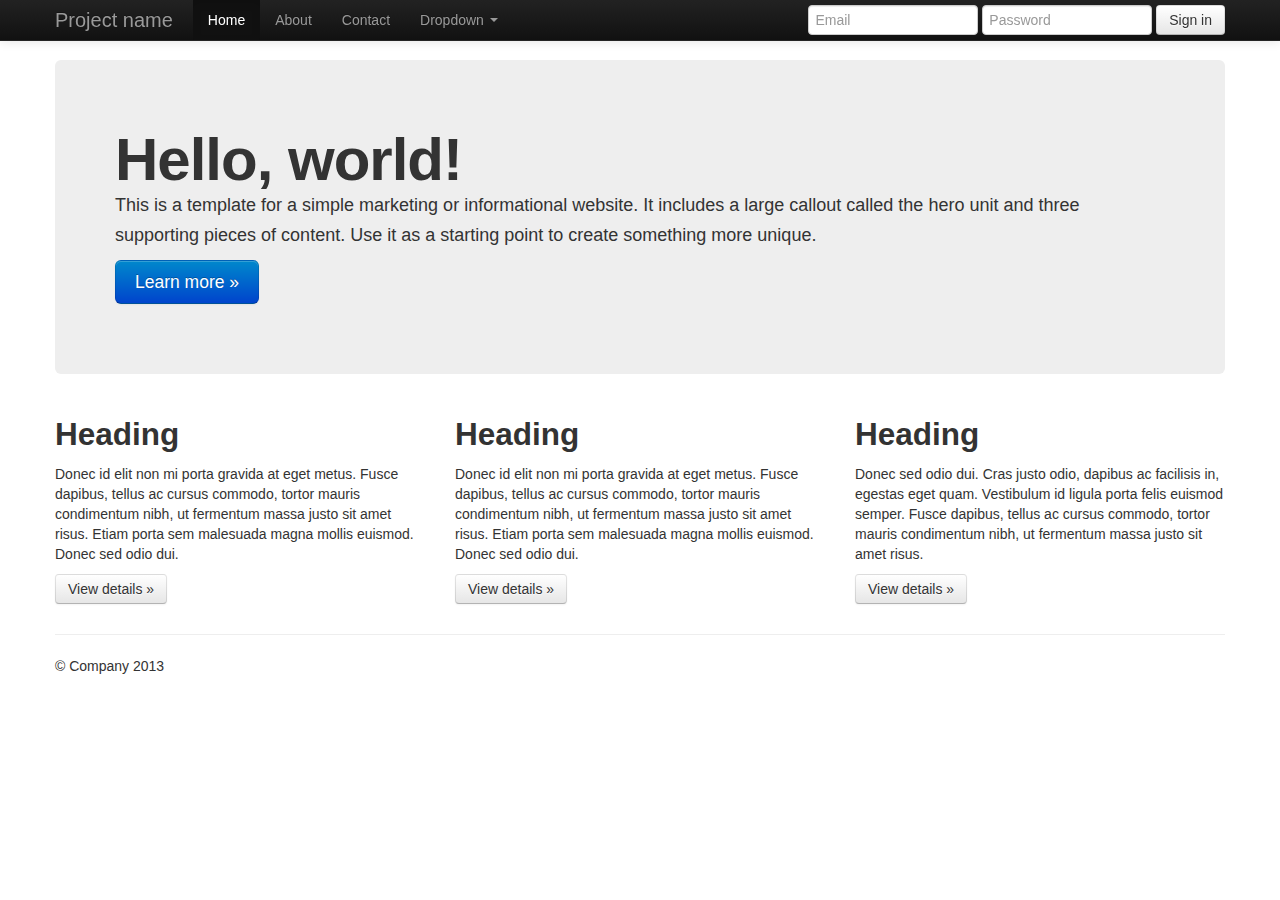
<file: bootstrap/docs/examples/hero.html>
<!DOCTYPE html>
<html lang="en">
  <head>
    <meta charset="utf-8">
    <title>Bootstrap, from Twitter</title>
    <meta name="viewport" content="width=device-width, initial-scale=1.0">
    <meta name="description" content="">
    <meta name="author" content="">

    <!-- Le styles -->
    <link href="../assets/css/bootstrap.css" rel="stylesheet">
    <style type="text/css">
      body {
        padding-top: 60px;
        padding-bottom: 40px;
      }
    </style>
    <link href="../assets/css/bootstrap-responsive.css" rel="stylesheet">

    <!-- HTML5 shim, for IE6-8 support of HTML5 elements -->
    <!--[if lt IE 9]>
      <script src="../assets/js/html5shiv.js"></script>
    <![endif]-->

    <!-- Fav and touch icons -->
    <link rel="apple-touch-icon-precomposed" sizes="144x144" href="../assets/ico/apple-touch-icon-144-precomposed.png">
    <link rel="apple-touch-icon-precomposed" sizes="114x114" href="../assets/ico/apple-touch-icon-114-precomposed.png">
      <link rel="apple-touch-icon-precomposed" sizes="72x72" href="../assets/ico/apple-touch-icon-72-precomposed.png">
                    <link rel="apple-touch-icon-precomposed" href="../assets/ico/apple-touch-icon-57-precomposed.png">
                                   <link rel="shortcut icon" href="../assets/ico/favicon.png">
  </head>

  <body>

    <div class="navbar navbar-inverse navbar-fixed-top">
      <div class="navbar-inner">
        <div class="container">
          <button type="button" class="btn btn-navbar" data-toggle="collapse" data-target=".nav-collapse">
            <span class="icon-bar"></span>
            <span class="icon-bar"></span>
            <span class="icon-bar"></span>
          </button>
          <a class="brand" href="#">Project name</a>
          <div class="nav-collapse collapse">
            <ul class="nav">
              <li class="active"><a href="#">Home</a></li>
              <li><a href="#about">About</a></li>
              <li><a href="#contact">Contact</a></li>
              <li class="dropdown">
                <a href="#" class="dropdown-toggle" data-toggle="dropdown">Dropdown <b class="caret"></b></a>
                <ul class="dropdown-menu">
                  <li><a href="#">Action</a></li>
                  <li><a href="#">Another action</a></li>
                  <li><a href="#">Something else here</a></li>
                  <li class="divider"></li>
                  <li class="nav-header">Nav header</li>
                  <li><a href="#">Separated link</a></li>
                  <li><a href="#">One more separated link</a></li>
                </ul>
              </li>
            </ul>
            <form class="navbar-form pull-right">
              <input class="span2" type="text" placeholder="Email">
              <input class="span2" type="password" placeholder="Password">
              <button type="submit" class="btn">Sign in</button>
            </form>
          </div><!--/.nav-collapse -->
        </div>
      </div>
    </div>

    <div class="container">

      <!-- Main hero unit for a primary marketing message or call to action -->
      <div class="hero-unit">
        <h1>Hello, world!</h1>
        <p>This is a template for a simple marketing or informational website. It includes a large callout called the hero unit and three supporting pieces of content. Use it as a starting point to create something more unique.</p>
        <p><a href="#" class="btn btn-primary btn-large">Learn more &raquo;</a></p>
      </div>

      <!-- Example row of columns -->
      <div class="row">
        <div class="span4">
          <h2>Heading</h2>
          <p>Donec id elit non mi porta gravida at eget metus. Fusce dapibus, tellus ac cursus commodo, tortor mauris condimentum nibh, ut fermentum massa justo sit amet risus. Etiam porta sem malesuada magna mollis euismod. Donec sed odio dui. </p>
          <p><a class="btn" href="#">View details &raquo;</a></p>
        </div>
        <div class="span4">
          <h2>Heading</h2>
          <p>Donec id elit non mi porta gravida at eget metus. Fusce dapibus, tellus ac cursus commodo, tortor mauris condimentum nibh, ut fermentum massa justo sit amet risus. Etiam porta sem malesuada magna mollis euismod. Donec sed odio dui. </p>
          <p><a class="btn" href="#">View details &raquo;</a></p>
       </div>
        <div class="span4">
          <h2>Heading</h2>
          <p>Donec sed odio dui. Cras justo odio, dapibus ac facilisis in, egestas eget quam. Vestibulum id ligula porta felis euismod semper. Fusce dapibus, tellus ac cursus commodo, tortor mauris condimentum nibh, ut fermentum massa justo sit amet risus.</p>
          <p><a class="btn" href="#">View details &raquo;</a></p>
        </div>
      </div>

      <hr>

      <footer>
        <p>&copy; Company 2013</p>
      </footer>

    </div> <!-- /container -->

    <!-- Le javascript
    ================================================== -->
    <!-- Placed at the end of the document so the pages load faster -->
    <script src="../assets/js/jquery.js"></script>
    <script src="../assets/js/bootstrap-transition.js"></script>
    <script src="../assets/js/bootstrap-alert.js"></script>
    <script src="../assets/js/bootstrap-modal.js"></script>
    <script src="../assets/js/bootstrap-dropdown.js"></script>
    <script src="../assets/js/bootstrap-scrollspy.js"></script>
    <script src="../assets/js/bootstrap-tab.js"></script>
    <script src="../assets/js/bootstrap-tooltip.js"></script>
    <script src="../assets/js/bootstrap-popover.js"></script>
    <script src="../assets/js/bootstrap-button.js"></script>
    <script src="../assets/js/bootstrap-collapse.js"></script>
    <script src="../assets/js/bootstrap-carousel.js"></script>
    <script src="../assets/js/bootstrap-typeahead.js"></script>

  </body>
</html>
</file>
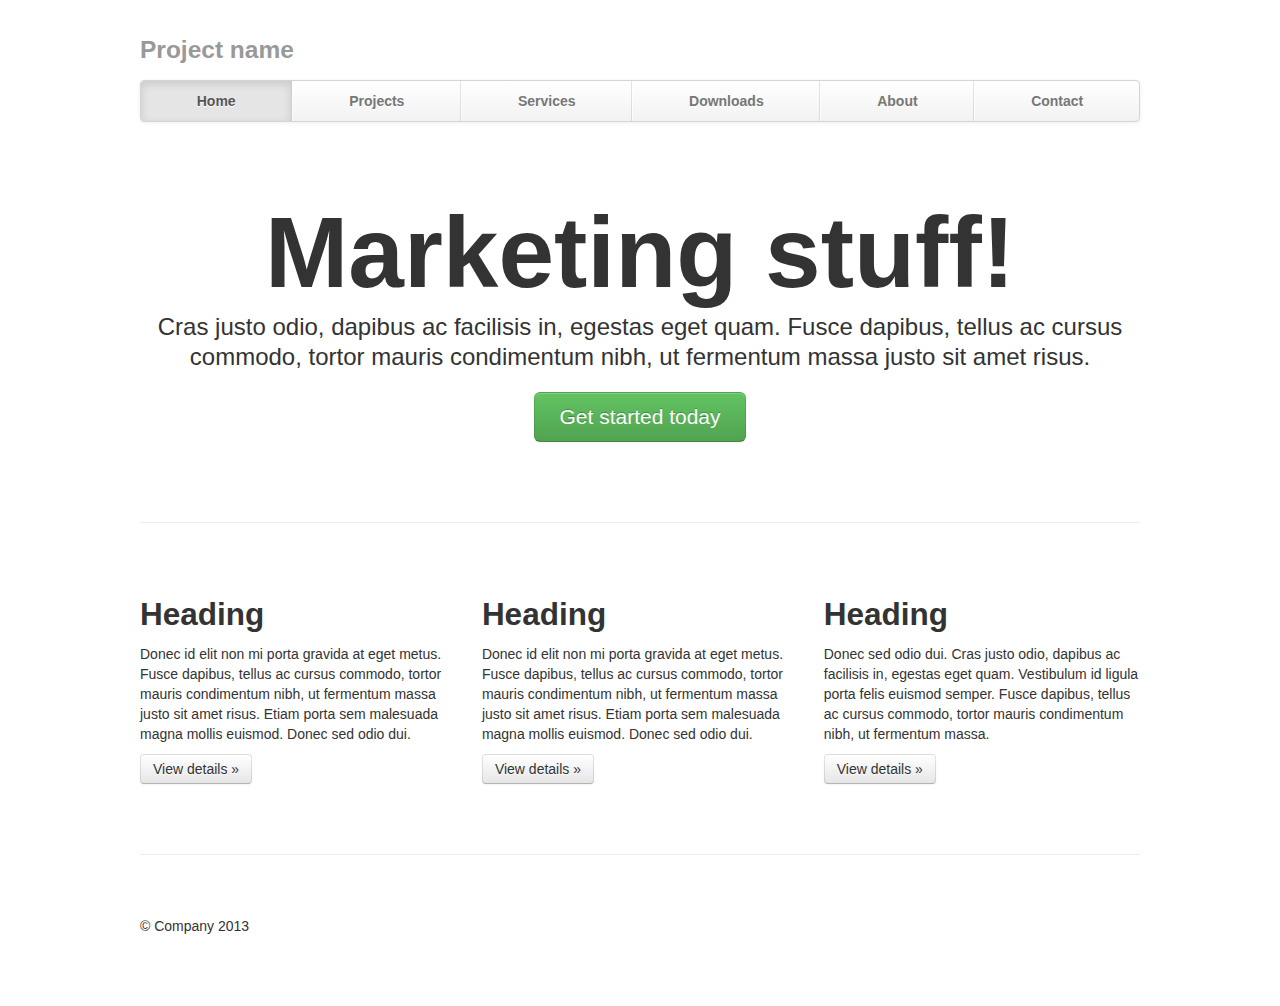
<file: bootstrap/docs/examples/justified-nav.html>
<!DOCTYPE html>
<html lang="en">
  <head>
    <meta charset="utf-8">
    <title>Template &middot; Bootstrap</title>
    <meta name="viewport" content="width=device-width, initial-scale=1.0">
    <meta name="description" content="">
    <meta name="author" content="">

    <!-- Le styles -->
    <link href="../assets/css/bootstrap.css" rel="stylesheet">
    <style type="text/css">
      body {
        padding-top: 20px;
        padding-bottom: 60px;
      }

      /* Custom container */
      .container {
        margin: 0 auto;
        max-width: 1000px;
      }
      .container > hr {
        margin: 60px 0;
      }

      /* Main marketing message and sign up button */
      .jumbotron {
        margin: 80px 0;
        text-align: center;
      }
      .jumbotron h1 {
        font-size: 100px;
        line-height: 1;
      }
      .jumbotron .lead {
        font-size: 24px;
        line-height: 1.25;
      }
      .jumbotron .btn {
        font-size: 21px;
        padding: 14px 24px;
      }

      /* Supporting marketing content */
      .marketing {
        margin: 60px 0;
      }
      .marketing p + h4 {
        margin-top: 28px;
      }


      /* Customize the navbar links to be fill the entire space of the .navbar */
      .navbar .navbar-inner {
        padding: 0;
      }
      .navbar .nav {
        margin: 0;
        display: table;
        width: 100%;
      }
      .navbar .nav li {
        display: table-cell;
        width: 1%;
        float: none;
      }
      .navbar .nav li a {
        font-weight: bold;
        text-align: center;
        border-left: 1px solid rgba(255,255,255,.75);
        border-right: 1px solid rgba(0,0,0,.1);
      }
      .navbar .nav li:first-child a {
        border-left: 0;
        border-radius: 3px 0 0 3px;
      }
      .navbar .nav li:last-child a {
        border-right: 0;
        border-radius: 0 3px 3px 0;
      }
    </style>
    <link href="../assets/css/bootstrap-responsive.css" rel="stylesheet">

    <!-- HTML5 shim, for IE6-8 support of HTML5 elements -->
    <!--[if lt IE 9]>
      <script src="../assets/js/html5shiv.js"></script>
    <![endif]-->

    <!-- Fav and touch icons -->
    <link rel="apple-touch-icon-precomposed" sizes="144x144" href="../assets/ico/apple-touch-icon-144-precomposed.png">
    <link rel="apple-touch-icon-precomposed" sizes="114x114" href="../assets/ico/apple-touch-icon-114-precomposed.png">
      <link rel="apple-touch-icon-precomposed" sizes="72x72" href="../assets/ico/apple-touch-icon-72-precomposed.png">
                    <link rel="apple-touch-icon-precomposed" href="../assets/ico/apple-touch-icon-57-precomposed.png">
                                   <link rel="shortcut icon" href="../assets/ico/favicon.png">
  </head>

  <body>

    <div class="container">

      <div class="masthead">
        <h3 class="muted">Project name</h3>
        <div class="navbar">
          <div class="navbar-inner">
            <div class="container">
              <ul class="nav">
                <li class="active"><a href="#">Home</a></li>
                <li><a href="#">Projects</a></li>
                <li><a href="#">Services</a></li>
                <li><a href="#">Downloads</a></li>
                <li><a href="#">About</a></li>
                <li><a href="#">Contact</a></li>
              </ul>
            </div>
          </div>
        </div><!-- /.navbar -->
      </div>

      <!-- Jumbotron -->
      <div class="jumbotron">
        <h1>Marketing stuff!</h1>
        <p class="lead">Cras justo odio, dapibus ac facilisis in, egestas eget quam. Fusce dapibus, tellus ac cursus commodo, tortor mauris condimentum nibh, ut fermentum massa justo sit amet risus.</p>
        <a class="btn btn-large btn-success" href="#">Get started today</a>
      </div>

      <hr>

      <!-- Example row of columns -->
      <div class="row-fluid">
        <div class="span4">
          <h2>Heading</h2>
          <p>Donec id elit non mi porta gravida at eget metus. Fusce dapibus, tellus ac cursus commodo, tortor mauris condimentum nibh, ut fermentum massa justo sit amet risus. Etiam porta sem malesuada magna mollis euismod. Donec sed odio dui. </p>
          <p><a class="btn" href="#">View details &raquo;</a></p>
        </div>
        <div class="span4">
          <h2>Heading</h2>
          <p>Donec id elit non mi porta gravida at eget metus. Fusce dapibus, tellus ac cursus commodo, tortor mauris condimentum nibh, ut fermentum massa justo sit amet risus. Etiam porta sem malesuada magna mollis euismod. Donec sed odio dui. </p>
          <p><a class="btn" href="#">View details &raquo;</a></p>
       </div>
        <div class="span4">
          <h2>Heading</h2>
          <p>Donec sed odio dui. Cras justo odio, dapibus ac facilisis in, egestas eget quam. Vestibulum id ligula porta felis euismod semper. Fusce dapibus, tellus ac cursus commodo, tortor mauris condimentum nibh, ut fermentum massa.</p>
          <p><a class="btn" href="#">View details &raquo;</a></p>
        </div>
      </div>

      <hr>

      <div class="footer">
        <p>&copy; Company 2013</p>
      </div>

    </div> <!-- /container -->

    <!-- Le javascript
    ================================================== -->
    <!-- Placed at the end of the document so the pages load faster -->
    <script src="../assets/js/jquery.js"></script>
    <script src="../assets/js/bootstrap-transition.js"></script>
    <script src="../assets/js/bootstrap-alert.js"></script>
    <script src="../assets/js/bootstrap-modal.js"></script>
    <script src="../assets/js/bootstrap-dropdown.js"></script>
    <script src="../assets/js/bootstrap-scrollspy.js"></script>
    <script src="../assets/js/bootstrap-tab.js"></script>
    <script src="../assets/js/bootstrap-tooltip.js"></script>
    <script src="../assets/js/bootstrap-popover.js"></script>
    <script src="../assets/js/bootstrap-button.js"></script>
    <script src="../assets/js/bootstrap-collapse.js"></script>
    <script src="../assets/js/bootstrap-carousel.js"></script>
    <script src="../assets/js/bootstrap-typeahead.js"></script>

  </body>
</html>
</file>
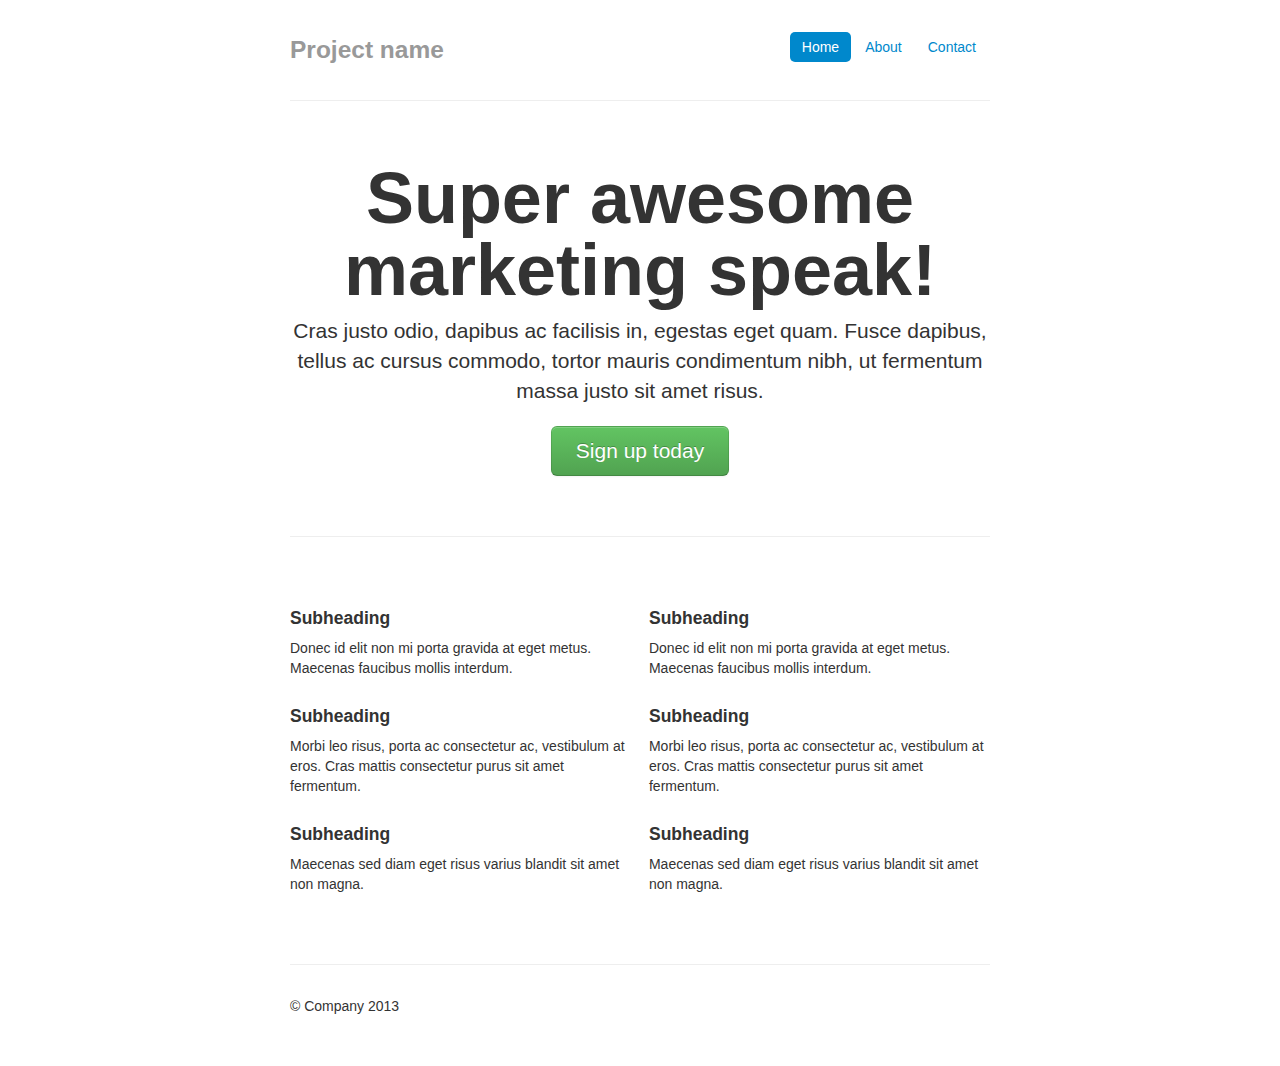
<file: bootstrap/docs/examples/marketing-narrow.html>
<!DOCTYPE html>
<html lang="en">
  <head>
    <meta charset="utf-8">
    <title>Template &middot; Bootstrap</title>
    <meta name="viewport" content="width=device-width, initial-scale=1.0">
    <meta name="description" content="">
    <meta name="author" content="">

    <!-- Le styles -->
    <link href="../assets/css/bootstrap.css" rel="stylesheet">
    <style type="text/css">
      body {
        padding-top: 20px;
        padding-bottom: 40px;
      }

      /* Custom container */
      .container-narrow {
        margin: 0 auto;
        max-width: 700px;
      }
      .container-narrow > hr {
        margin: 30px 0;
      }

      /* Main marketing message and sign up button */
      .jumbotron {
        margin: 60px 0;
        text-align: center;
      }
      .jumbotron h1 {
        font-size: 72px;
        line-height: 1;
      }
      .jumbotron .btn {
        font-size: 21px;
        padding: 14px 24px;
      }

      /* Supporting marketing content */
      .marketing {
        margin: 60px 0;
      }
      .marketing p + h4 {
        margin-top: 28px;
      }
    </style>
    <link href="../assets/css/bootstrap-responsive.css" rel="stylesheet">

    <!-- HTML5 shim, for IE6-8 support of HTML5 elements -->
    <!--[if lt IE 9]>
      <script src="../assets/js/html5shiv.js"></script>
    <![endif]-->

    <!-- Fav and touch icons -->
    <link rel="apple-touch-icon-precomposed" sizes="144x144" href="../assets/ico/apple-touch-icon-144-precomposed.png">
    <link rel="apple-touch-icon-precomposed" sizes="114x114" href="../assets/ico/apple-touch-icon-114-precomposed.png">
      <link rel="apple-touch-icon-precomposed" sizes="72x72" href="../assets/ico/apple-touch-icon-72-precomposed.png">
                    <link rel="apple-touch-icon-precomposed" href="../assets/ico/apple-touch-icon-57-precomposed.png">
                                   <link rel="shortcut icon" href="../assets/ico/favicon.png">
  </head>

  <body>

    <div class="container-narrow">

      <div class="masthead">
        <ul class="nav nav-pills pull-right">
          <li class="active"><a href="#">Home</a></li>
          <li><a href="#">About</a></li>
          <li><a href="#">Contact</a></li>
        </ul>
        <h3 class="muted">Project name</h3>
      </div>

      <hr>

      <div class="jumbotron">
        <h1>Super awesome marketing speak!</h1>
        <p class="lead">Cras justo odio, dapibus ac facilisis in, egestas eget quam. Fusce dapibus, tellus ac cursus commodo, tortor mauris condimentum nibh, ut fermentum massa justo sit amet risus.</p>
        <a class="btn btn-large btn-success" href="#">Sign up today</a>
      </div>

      <hr>

      <div class="row-fluid marketing">
        <div class="span6">
          <h4>Subheading</h4>
          <p>Donec id elit non mi porta gravida at eget metus. Maecenas faucibus mollis interdum.</p>

          <h4>Subheading</h4>
          <p>Morbi leo risus, porta ac consectetur ac, vestibulum at eros. Cras mattis consectetur purus sit amet fermentum.</p>

          <h4>Subheading</h4>
          <p>Maecenas sed diam eget risus varius blandit sit amet non magna.</p>
        </div>

        <div class="span6">
          <h4>Subheading</h4>
          <p>Donec id elit non mi porta gravida at eget metus. Maecenas faucibus mollis interdum.</p>

          <h4>Subheading</h4>
          <p>Morbi leo risus, porta ac consectetur ac, vestibulum at eros. Cras mattis consectetur purus sit amet fermentum.</p>

          <h4>Subheading</h4>
          <p>Maecenas sed diam eget risus varius blandit sit amet non magna.</p>
        </div>
      </div>

      <hr>

      <div class="footer">
        <p>&copy; Company 2013</p>
      </div>

    </div> <!-- /container -->

    <!-- Le javascript
    ================================================== -->
    <!-- Placed at the end of the document so the pages load faster -->
    <script src="../assets/js/jquery.js"></script>
    <script src="../assets/js/bootstrap-transition.js"></script>
    <script src="../assets/js/bootstrap-alert.js"></script>
    <script src="../assets/js/bootstrap-modal.js"></script>
    <script src="../assets/js/bootstrap-dropdown.js"></script>
    <script src="../assets/js/bootstrap-scrollspy.js"></script>
    <script src="../assets/js/bootstrap-tab.js"></script>
    <script src="../assets/js/bootstrap-tooltip.js"></script>
    <script src="../assets/js/bootstrap-popover.js"></script>
    <script src="../assets/js/bootstrap-button.js"></script>
    <script src="../assets/js/bootstrap-collapse.js"></script>
    <script src="../assets/js/bootstrap-carousel.js"></script>
    <script src="../assets/js/bootstrap-typeahead.js"></script>

  </body>
</html>
</file>
<file: bootstrap/docs/assets/js/google-code-prettify/prettify.css>
.com { color: #93a1a1; }
.lit { color: #195f91; }
.pun, .opn, .clo { color: #93a1a1; }
.fun { color: #dc322f; }
.str, .atv { color: #D14; }
.kwd, .prettyprint .tag { color: #1e347b; }
.typ, .atn, .dec, .var { color: teal; }
.pln { color: #48484c; }

.prettyprint {
  padding: 8px;
  background-color: #f7f7f9;
  border: 1px solid #e1e1e8;
}
.prettyprint.linenums {
  -webkit-box-shadow: inset 40px 0 0 #fbfbfc, inset 41px 0 0 #ececf0;
     -moz-box-shadow: inset 40px 0 0 #fbfbfc, inset 41px 0 0 #ececf0;
          box-shadow: inset 40px 0 0 #fbfbfc, inset 41px 0 0 #ececf0;
}

/* Specify class=linenums on a pre to get line numbering */
ol.linenums {
  margin: 0 0 0 33px; /* IE indents via margin-left */
}
ol.linenums li {
  padding-left: 12px;
  color: #bebec5;
  line-height: 20px;
  text-shadow: 0 1px 0 #fff;
}
</file>
<file: bootstrap/docs/assets/css/docs.css>
/* Add additional stylesheets below
-------------------------------------------------- */
/*
  Bootstrap's documentation styles
  Special styles for presenting Bootstrap's documentation and examples
*/



/* Body and structure
-------------------------------------------------- */

body {
  position: relative;
  padding-top: 40px;
}

/* Code in headings */
h3 code {
  font-size: 14px;
  font-weight: normal;
}



/* Tweak navbar brand link to be super sleek
-------------------------------------------------- */

body > .navbar {
  font-size: 13px;
}

/* Change the docs' brand */
body > .navbar .brand {
  padding-right: 0;
  padding-left: 0;
  margin-left: 20px;
  float: right;
  font-weight: bold;
  color: #000;
  text-shadow: 0 1px 0 rgba(255,255,255,.1), 0 0 30px rgba(255,255,255,.125);
  -webkit-transition: all .2s linear;
     -moz-transition: all .2s linear;
          transition: all .2s linear;
}
body > .navbar .brand:hover {
  text-decoration: none;
  text-shadow: 0 1px 0 rgba(255,255,255,.1), 0 0 30px rgba(255,255,255,.4);
}


/* Sections
-------------------------------------------------- */

/* padding for in-page bookmarks and fixed navbar */
section {
  padding-top: 30px;
}
section > .page-header,
section > .lead {
  color: #5a5a5a;
}
section > ul li {
  margin-bottom: 5px;
}

/* Separators (hr) */
.bs-docs-separator {
  margin: 40px 0 39px;
}

/* Faded out hr */
hr.soften {
  height: 1px;
  margin: 70px 0;
  background-image: -webkit-linear-gradient(left, rgba(0,0,0,0), rgba(0,0,0,.1), rgba(0,0,0,0));
  background-image:    -moz-linear-gradient(left, rgba(0,0,0,0), rgba(0,0,0,.1), rgba(0,0,0,0));
  background-image:     -ms-linear-gradient(left, rgba(0,0,0,0), rgba(0,0,0,.1), rgba(0,0,0,0));
  background-image:      -o-linear-gradient(left, rgba(0,0,0,0), rgba(0,0,0,.1), rgba(0,0,0,0));
  border: 0;
}



/* Jumbotrons
-------------------------------------------------- */

/* Base class
------------------------- */
.jumbotron {
  position: relative;
  padding: 40px 0;
  color: #fff;
  text-align: center;
  text-shadow: 0 1px 3px rgba(0,0,0,.4), 0 0 30px rgba(0,0,0,.075);
  background: #020031; /* Old browsers */
  background: -moz-linear-gradient(45deg,  #020031 0%, #6d3353 100%); /* FF3.6+ */
  background: -webkit-gradient(linear, left bottom, right top, color-stop(0%,#020031), color-stop(100%,#6d3353)); /* Chrome,Safari4+ */
  background: -webkit-linear-gradient(45deg,  #020031 0%,#6d3353 100%); /* Chrome10+,Safari5.1+ */
  background: -o-linear-gradient(45deg,  #020031 0%,#6d3353 100%); /* Opera 11.10+ */
  background: -ms-linear-gradient(45deg,  #020031 0%,#6d3353 100%); /* IE10+ */
  background: linear-gradient(45deg,  #020031 0%,#6d3353 100%); /* W3C */
  filter: progid:DXImageTransform.Microsoft.gradient( startColorstr='#020031', endColorstr='#6d3353',GradientType=1 ); /* IE6-9 fallback on horizontal gradient */
  -webkit-box-shadow: inset 0 3px 7px rgba(0,0,0,.2), inset 0 -3px 7px rgba(0,0,0,.2);
     -moz-box-shadow: inset 0 3px 7px rgba(0,0,0,.2), inset 0 -3px 7px rgba(0,0,0,.2);
          box-shadow: inset 0 3px 7px rgba(0,0,0,.2), inset 0 -3px 7px rgba(0,0,0,.2);
}
.jumbotron h1 {
  font-size: 80px;
  font-weight: bold;
  letter-spacing: -1px;
  line-height: 1;
}
.jumbotron p {
  font-size: 24px;
  font-weight: 300;
  line-height: 1.25;
  margin-bottom: 30px;
}

/* Link styles (used on .masthead-links as well) */
.jumbotron a {
  color: #fff;
  color: rgba(255,255,255,.5);
  -webkit-transition: all .2s ease-in-out;
     -moz-transition: all .2s ease-in-out;
          transition: all .2s ease-in-out;
}
.jumbotron a:hover {
  color: #fff;
  text-shadow: 0 0 10px rgba(255,255,255,.25);
}

/* Download button */
.masthead .btn {
  padding: 19px 24px;
  font-size: 24px;
  font-weight: 200;
  color: #fff; /* redeclare to override the `.jumbotron a` */
  border: 0;
  -webkit-border-radius: 6px;
     -moz-border-radius: 6px;
          border-radius: 6px;
  -webkit-box-shadow: inset 0 1px 0 rgba(255,255,255,.1), 0 1px 5px rgba(0,0,0,.25);
     -moz-box-shadow: inset 0 1px 0 rgba(255,255,255,.1), 0 1px 5px rgba(0,0,0,.25);
          box-shadow: inset 0 1px 0 rgba(255,255,255,.1), 0 1px 5px rgba(0,0,0,.25);
  -webkit-transition: none;
     -moz-transition: none;
          transition: none;
}
.masthead .btn:hover {
  -webkit-box-shadow: inset 0 1px 0 rgba(255,255,255,.1), 0 1px 5px rgba(0,0,0,.25);
     -moz-box-shadow: inset 0 1px 0 rgba(255,255,255,.1), 0 1px 5px rgba(0,0,0,.25);
          box-shadow: inset 0 1px 0 rgba(255,255,255,.1), 0 1px 5px rgba(0,0,0,.25);
}
.masthead .btn:active {
  -webkit-box-shadow: inset 0 2px 4px rgba(0,0,0,.1), 0 1px 0 rgba(255,255,255,.1);
     -moz-box-shadow: inset 0 2px 4px rgba(0,0,0,.1), 0 1px 0 rgba(255,255,255,.1);
          box-shadow: inset 0 2px 4px rgba(0,0,0,.1), 0 1px 0 rgba(255,255,255,.1);
}


/* Pattern overlay
------------------------- */
.jumbotron .container {
  position: relative;
  z-index: 2;
}
.jumbotron:after {
  content: '';
  display: block;
  position: absolute;
  top: 0;
  right: 0;
  bottom: 0;
  left: 0;
  background: url(../img/bs-docs-masthead-pattern.png) repeat center center;
  opacity: .4;
}
@media
only screen and (-webkit-min-device-pixel-ratio: 2),
only screen and (   min--moz-device-pixel-ratio: 2),
only screen and (     -o-min-device-pixel-ratio: 2/1) {

  .jumbotron:after {
    background-size: 150px 150px;
  }

}

/* Masthead (docs home)
------------------------- */
.masthead {
  padding: 70px 0 80px;
  margin-bottom: 0;
  color: #fff;
}
.masthead h1 {
  font-size: 120px;
  line-height: 1;
  letter-spacing: -2px;
}
.masthead p {
  font-size: 40px;
  font-weight: 200;
  line-height: 1.25;
}

/* Textual links in masthead */
.masthead-links {
  margin: 0;
  list-style: none;
}
.masthead-links li {
  display: inline;
  padding: 0 10px;
  color: rgba(255,255,255,.25);
}

/* Social proof buttons from GitHub & Twitter */
.bs-docs-social {
  padding: 15px 0;
  text-align: center;
  background-color: #f5f5f5;
  border-top: 1px solid #fff;
  border-bottom: 1px solid #ddd;
}

/* Quick links on Home */
.bs-docs-social-buttons {
  margin-left: 0;
  margin-bottom: 0;
  padding-left: 0;
  list-style: none;
}
.bs-docs-social-buttons li {
  display: inline-block;
  padding: 5px 8px;
  line-height: 1;
  *display: inline;
  *zoom: 1;
}

/* Subhead (other pages)
------------------------- */
.subhead {
  text-align: left;
  border-bottom: 1px solid #ddd;
}
.subhead h1 {
  font-size: 60px;
}
.subhead p {
  margin-bottom: 20px;
}
.subhead .navbar {
  display: none;
}



/* Marketing section of Overview
-------------------------------------------------- */

.marketing {
  text-align: center;
  color: #5a5a5a;
}
.marketing h1 {
  margin: 60px 0 10px;
  font-size: 60px;
  font-weight: 200;
  line-height: 1;
  letter-spacing: -1px;
}
.marketing h2 {
  font-weight: 200;
  margin-bottom: 5px;
}
.marketing p {
  font-size: 16px;
  line-height: 1.5;
}
.marketing .marketing-byline {
  margin-bottom: 40px;
  font-size: 20px;
  font-weight: 300;
  line-height: 1.25;
  color: #999;
}
.marketing-img {
  display: block;
  margin: 0 auto 30px;
  max-height: 145px;
}



/* Footer
-------------------------------------------------- */

.footer {
  text-align: center;
  padding: 30px 0;
  margin-top: 70px;
  border-top: 1px solid #e5e5e5;
  background-color: #f5f5f5;
}
.footer p {
  margin-bottom: 0;
  color: #777;
}
.footer-links {
  margin: 10px 0;
}
.footer-links li {
  display: inline;
  padding: 0 2px;
}
.footer-links li:first-child {
  padding-left: 0;
}



/* Special grid styles
-------------------------------------------------- */

.show-grid {
  margin-top: 10px;
  margin-bottom: 20px;
}
.show-grid [class*="span"] {
  background-color: #eee;
  text-align: center;
  -webkit-border-radius: 3px;
     -moz-border-radius: 3px;
          border-radius: 3px;
  min-height: 40px;
  line-height: 40px;
}
.show-grid [class*="span"]:hover {
  background-color: #ddd;
}
.show-grid .show-grid {
  margin-top: 0;
  margin-bottom: 0;
}
.show-grid .show-grid [class*="span"] {
  margin-top: 5px;
}
.show-grid [class*="span"] [class*="span"] {
  background-color: #ccc;
}
.show-grid [class*="span"] [class*="span"] [class*="span"] {
  background-color: #999;
}



/* Mini layout previews
-------------------------------------------------- */
.mini-layout {
  border: 1px solid #ddd;
  -webkit-border-radius: 6px;
     -moz-border-radius: 6px;
          border-radius: 6px;
  -webkit-box-shadow: 0 1px 2px rgba(0,0,0,.075);
     -moz-box-shadow: 0 1px 2px rgba(0,0,0,.075);
          box-shadow: 0 1px 2px rgba(0,0,0,.075);
}
.mini-layout,
.mini-layout .mini-layout-body,
.mini-layout.fluid .mini-layout-sidebar {
  height: 300px;
}
.mini-layout {
  margin-bottom: 20px;
  padding: 9px;
}
.mini-layout div {
  -webkit-border-radius: 3px;
     -moz-border-radius: 3px;
          border-radius: 3px;
}
.mini-layout .mini-layout-body {
  background-color: #dceaf4;
  margin: 0 auto;
  width: 70%;
}
.mini-layout.fluid .mini-layout-sidebar,
.mini-layout.fluid .mini-layout-header,
.mini-layout.fluid .mini-layout-body {
  float: left;
}
.mini-layout.fluid .mini-layout-sidebar {
  background-color: #bbd8e9;
  width: 20%;
}
.mini-layout.fluid .mini-layout-body {
  width: 77.5%;
  margin-left: 2.5%;
}



/* Download page
-------------------------------------------------- */

.download .page-header {
  margin-top: 36px;
}
.page-header .toggle-all {
  margin-top: 5px;
}

/* Space out h3s when following a section */
.download h3 {
  margin-bottom: 5px;
}
.download-builder input + h3,
.download-builder .checkbox + h3 {
  margin-top: 9px;
}

/* Fields for variables */
.download-builder input[type=text] {
  margin-bottom: 9px;
  font-family: Menlo, Monaco, "Courier New", monospace;
  font-size: 12px;
  color: #d14;
}
.download-builder input[type=text]:focus {
  background-color: #fff;
}

/* Custom, larger checkbox labels */
.download .checkbox {
  padding: 6px 10px 6px 25px;
  font-size: 13px;
  line-height: 18px;
  color: #555;
  background-color: #f9f9f9;
  -webkit-border-radius: 3px;
     -moz-border-radius: 3px;
          border-radius: 3px;
  cursor: pointer;
}
.download .checkbox:hover {
  color: #333;
  background-color: #f5f5f5;
}
.download .checkbox small {
  font-size: 12px;
  color: #777;
}

/* Variables section */
#variables label {
  margin-bottom: 0;
}

/* Giant download button */
.download-btn {
  margin: 36px 0 108px;
}
#download p,
#download h4 {
  max-width: 50%;
  margin: 0 auto;
  color: #999;
  text-align: center;
}
#download h4 {
  margin-bottom: 0;
}
#download p {
  margin-bottom: 18px;
}
.download-btn .btn {
  display: block;
  width: auto;
  padding: 19px 24px;
  margin-bottom: 27px;
  font-size: 30px;
  line-height: 1;
  text-align: center;
  -webkit-border-radius: 6px;
     -moz-border-radius: 6px;
          border-radius: 6px;
}



/* Misc
-------------------------------------------------- */

/* Make tables spaced out a bit more */
h2 + table,
h3 + table,
h4 + table,
h2 + .row {
  margin-top: 5px;
}

/* Example sites showcase */
.example-sites {
  xmargin-left: 20px;
}
.example-sites img {
  max-width: 100%;
  margin: 0 auto;
}

.scrollspy-example {
  height: 200px;
  overflow: auto;
  position: relative;
}


/* Fake the :focus state to demo it */
.focused {
  border-color: rgba(82,168,236,.8);
  -webkit-box-shadow: inset 0 1px 3px rgba(0,0,0,.1), 0 0 8px rgba(82,168,236,.6);
     -moz-box-shadow: inset 0 1px 3px rgba(0,0,0,.1), 0 0 8px rgba(82,168,236,.6);
          box-shadow: inset 0 1px 3px rgba(0,0,0,.1), 0 0 8px rgba(82,168,236,.6);
  outline: 0;
}

/* For input sizes, make them display block */
.docs-input-sizes select,
.docs-input-sizes input[type=text] {
  display: block;
  margin-bottom: 9px;
}

/* Icons
------------------------- */
.the-icons {
  margin-left: 0;
  list-style: none;
}
.the-icons li {
  float: left;
  width: 25%;
  line-height: 25px;
}
.the-icons i:hover {
  background-color: rgba(255,0,0,.25);
}

/* Example page
------------------------- */
.bootstrap-examples h4 {
  margin: 10px 0 5px;
}
.bootstrap-examples p {
  font-size: 13px;
  line-height: 18px;
}
.bootstrap-examples .thumbnail {
  margin-bottom: 9px;
  background-color: #fff;
}



/* Bootstrap code examples
-------------------------------------------------- */

/* Base class */
.bs-docs-example {
  position: relative;
  margin: 15px 0;
  padding: 39px 19px 14px;
  *padding-top: 19px;
  background-color: #fff;
  border: 1px solid #ddd;
  -webkit-border-radius: 4px;
     -moz-border-radius: 4px;
          border-radius: 4px;
}

/* Echo out a label for the example */
.bs-docs-example:after {
  content: "Example";
  position: absolute;
  top: -1px;
  left: -1px;
  padding: 3px 7px;
  font-size: 12px;
  font-weight: bold;
  background-color: #f5f5f5;
  border: 1px solid #ddd;
  color: #9da0a4;
  -webkit-border-radius: 4px 0 4px 0;
     -moz-border-radius: 4px 0 4px 0;
          border-radius: 4px 0 4px 0;
}

/* Remove spacing between an example and it's code */
.bs-docs-example + .prettyprint {
  margin-top: -20px;
  padding-top: 15px;
}

/* Tweak examples
------------------------- */
.bs-docs-example > p:last-child {
  margin-bottom: 0;
}
.bs-docs-example .table,
.bs-docs-example .progress,
.bs-docs-example .well,
.bs-docs-example .alert,
.bs-docs-example .hero-unit,
.bs-docs-example .pagination,
.bs-docs-example .navbar,
.bs-docs-example > .nav,
.bs-docs-example blockquote {
  margin-bottom: 5px;
}
.bs-docs-example .pagination {
  margin-top: 0;
}
.bs-navbar-top-example,
.bs-navbar-bottom-example {
  z-index: 1;
  padding: 0;
  height: 90px;
  overflow: hidden; /* cut the drop shadows off */
}
.bs-navbar-top-example .navbar-fixed-top,
.bs-navbar-bottom-example .navbar-fixed-bottom {
  margin-left: 0;
  margin-right: 0;
}
.bs-navbar-top-example {
  -webkit-border-radius: 0 0 4px 4px;
     -moz-border-radius: 0 0 4px 4px;
          border-radius: 0 0 4px 4px;
}
.bs-navbar-top-example:after {
  top: auto;
  bottom: -1px;
  -webkit-border-radius: 0 4px 0 4px;
     -moz-border-radius: 0 4px 0 4px;
          border-radius: 0 4px 0 4px;
}
.bs-navbar-bottom-example {
  -webkit-border-radius: 4px 4px 0 0;
     -moz-border-radius: 4px 4px 0 0;
          border-radius: 4px 4px 0 0;
}
.bs-navbar-bottom-example .navbar {
  margin-bottom: 0;
}
form.bs-docs-example {
  padding-bottom: 19px;
}

/* Images */
.bs-docs-example-images img {
  margin: 10px;
  display: inline-block;
}

/* Tooltips */
.bs-docs-tooltip-examples {
  text-align: center;
  margin: 0 0 10px;
  list-style: none;
}
.bs-docs-tooltip-examples li {
  display: inline;
  padding: 0 10px;
}

/* Popovers */
.bs-docs-example-popover {
  padding-bottom: 24px;
  background-color: #f9f9f9;
}
.bs-docs-example-popover .popover {
  position: relative;
  display: block;
  float: left;
  width: 260px;
  margin: 20px;
}

/* Dropdowns */
.bs-docs-example-submenus {
  min-height: 180px;
}
.bs-docs-example-submenus > .pull-left + .pull-left {
  margin-left: 20px;
}
.bs-docs-example-submenus .dropup > .dropdown-menu,
.bs-docs-example-submenus .dropdown > .dropdown-menu {
  display: block;
  position: static;
  margin-bottom: 5px;
  *width: 180px;
}



/* Responsive docs
-------------------------------------------------- */

/* Utility classes table
------------------------- */
.responsive-utilities th small {
  display: block;
  font-weight: normal;
  color: #999;
}
.responsive-utilities tbody th {
  font-weight: normal;
}
.responsive-utilities td {
  text-align: center;
}
.responsive-utilities td.is-visible {
  color: #468847;
  background-color: #dff0d8 !important;
}
.responsive-utilities td.is-hidden {
  color: #ccc;
  background-color: #f9f9f9 !important;
}

/* Responsive tests
------------------------- */
.responsive-utilities-test {
  margin-top: 5px;
  margin-left: 0;
  list-style: none;
  overflow: hidden; /* clear floats */
}
.responsive-utilities-test li {
  position: relative;
  float: left;
  width: 25%;
  height: 43px;
  font-size: 14px;
  font-weight: bold;
  line-height: 43px;
  color: #999;
  text-align: center;
  border: 1px solid #ddd;
  -webkit-border-radius: 4px;
     -moz-border-radius: 4px;
          border-radius: 4px;
}
.responsive-utilities-test li + li {
  margin-left: 10px;
}
.responsive-utilities-test span {
  position: absolute;
  top:    -1px;
  left:   -1px;
  right:  -1px;
  bottom: -1px;
  -webkit-border-radius: 4px;
     -moz-border-radius: 4px;
          border-radius: 4px;
}
.responsive-utilities-test span {
  color: #468847;
  background-color: #dff0d8;
  border: 1px solid #d6e9c6;
}



/* Sidenav for Docs
-------------------------------------------------- */

.bs-docs-sidenav {
  width: 228px;
  margin: 30px 0 0;
  padding: 0;
  background-color: #fff;
  -webkit-border-radius: 6px;
     -moz-border-radius: 6px;
          border-radius: 6px;
  -webkit-box-shadow: 0 1px 4px rgba(0,0,0,.065);
     -moz-box-shadow: 0 1px 4px rgba(0,0,0,.065);
          box-shadow: 0 1px 4px rgba(0,0,0,.065);
}
.bs-docs-sidenav > li > a {
  display: block;
  width: 190px \9;
  margin: 0 0 -1px;
  padding: 8px 14px;
  border: 1px solid #e5e5e5;
}
.bs-docs-sidenav > li:first-child > a {
  -webkit-border-radius: 6px 6px 0 0;
     -moz-border-radius: 6px 6px 0 0;
          border-radius: 6px 6px 0 0;
}
.bs-docs-sidenav > li:last-child > a {
  -webkit-border-radius: 0 0 6px 6px;
     -moz-border-radius: 0 0 6px 6px;
          border-radius: 0 0 6px 6px;
}
.bs-docs-sidenav > .active > a {
  position: relative;
  z-index: 2;
  padding: 9px 15px;
  border: 0;
  text-shadow: 0 1px 0 rgba(0,0,0,.15);
  -webkit-box-shadow: inset 1px 0 0 rgba(0,0,0,.1), inset -1px 0 0 rgba(0,0,0,.1);
     -moz-box-shadow: inset 1px 0 0 rgba(0,0,0,.1), inset -1px 0 0 rgba(0,0,0,.1);
          box-shadow: inset 1px 0 0 rgba(0,0,0,.1), inset -1px 0 0 rgba(0,0,0,.1);
}
/* Chevrons */
.bs-docs-sidenav .icon-chevron-right {
  float: right;
  margin-top: 2px;
  margin-right: -6px;
  opacity: .25;
}
.bs-docs-sidenav > li > a:hover {
  background-color: #f5f5f5;
}
.bs-docs-sidenav a:hover .icon-chevron-right {
  opacity: .5;
}
.bs-docs-sidenav .active .icon-chevron-right,
.bs-docs-sidenav .active a:hover .icon-chevron-right {
  background-image: url(../img/glyphicons-halflings-white.png);
  opacity: 1;
}
.bs-docs-sidenav.affix {
  top: 40px;
}
.bs-docs-sidenav.affix-bottom {
  position: absolute;
  top: auto;
  bottom: 270px;
}




/* Responsive
-------------------------------------------------- */

/* Desktop large
------------------------- */
@media (min-width: 1200px) {
  .bs-docs-container {
    max-width: 970px;
  }
  .bs-docs-sidenav {
    width: 258px;
  }
  .bs-docs-sidenav > li > a {
    width: 230px \9; /* Override the previous IE8-9 hack */
  }
}

/* Desktop
------------------------- */
@media (max-width: 980px) {
  /* Unfloat brand */
  body > .navbar-fixed-top .brand {
    float: left;
    margin-left: 0;
    padding-left: 10px;
    padding-right: 10px;
  }

  /* Inline-block quick links for more spacing */
  .quick-links li {
    display: inline-block;
    margin: 5px;
  }

  /* When affixed, space properly */
  .bs-docs-sidenav {
    top: 0;
    width: 218px;
    margin-top: 30px;
    margin-right: 0;
  }
}

/* Tablet to desktop
------------------------- */
@media (min-width: 768px) and (max-width: 979px) {
  /* Remove any padding from the body */
  body {
    padding-top: 0;
  }
  /* Widen masthead and social buttons to fill body padding */
  .jumbotron {
    margin-top: -20px; /* Offset bottom margin on .navbar */
  }
  /* Adjust sidenav width */
  .bs-docs-sidenav {
    width: 166px;
    margin-top: 20px;
  }
  .bs-docs-sidenav.affix {
    top: 0;
  }
}

/* Tablet
------------------------- */
@media (max-width: 767px) {
  /* Remove any padding from the body */
  body {
    padding-top: 0;
  }

  /* Widen masthead and social buttons to fill body padding */
  .jumbotron {
    padding: 40px 20px;
    margin-top:   -20px; /* Offset bottom margin on .navbar */
    margin-right: -20px;
    margin-left:  -20px;
  }
  .masthead h1 {
    font-size: 90px;
  }
  .masthead p,
  .masthead .btn {
    font-size: 24px;
  }
  .marketing .span4 {
    margin-bottom: 40px;
  }
  .bs-docs-social {
    margin: 0 -20px;
  }

  /* Space out the show-grid examples */
  .show-grid [class*="span"] {
    margin-bottom: 5px;
  }

  /* Sidenav */
  .bs-docs-sidenav {
    width: auto;
    margin-bottom: 20px;
  }
  .bs-docs-sidenav.affix {
    position: static;
    width: auto;
    top: 0;
  }

  /* Unfloat the back to top link in footer */
  .footer {
    margin-left: -20px;
    margin-right: -20px;
    padding-left: 20px;
    padding-right: 20px;
  }
  .footer p {
    margin-bottom: 9px;
  }
}

/* Landscape phones
------------------------- */
@media (max-width: 480px) {
  /* Remove padding above jumbotron */
  body {
    padding-top: 0;
  }

  /* Change up some type stuff */
  h2 small {
    display: block;
  }

  /* Downsize the jumbotrons */
  .jumbotron h1 {
    font-size: 45px;
  }
  .jumbotron p,
  .jumbotron .btn {
    font-size: 18px;
  }
  .jumbotron .btn {
    display: block;
    margin: 0 auto;
  }

  /* center align subhead text like the masthead */
  .subhead h1,
  .subhead p {
    text-align: center;
  }

  /* Marketing on home */
  .marketing h1 {
    font-size: 30px;
  }
  .marketing-byline {
    font-size: 18px;
  }

  /* center example sites */
  .example-sites {
    margin-left: 0;
  }
  .example-sites > li {
    float: none;
    display: block;
    max-width: 280px;
    margin: 0 auto 18px;
    text-align: center;
  }
  .example-sites .thumbnail > img {
    max-width: 270px;
  }

  /* Do our best to make tables work in narrow viewports */
  table code {
    white-space: normal;
    word-wrap: break-word;
    word-break: break-all;
  }

  /* Examples: dropdowns */
  .bs-docs-example-submenus > .pull-left {
    float: none;
    clear: both;
  }
  .bs-docs-example-submenus > .pull-left,
  .bs-docs-example-submenus > .pull-left + .pull-left {
    margin-left: 0;
  }
  .bs-docs-example-submenus p {
    margin-bottom: 0;
  }
  .bs-docs-example-submenus .dropup > .dropdown-menu,
  .bs-docs-example-submenus .dropdown > .dropdown-menu {
    margin-bottom: 10px;
    float: none;
    max-width: 180px;
  }

  /* Examples: modal */
  .modal-example .modal {
    position: relative;
    top: auto;
    right: auto;
    bottom: auto;
    left: auto;
  }

  /* Tighten up footer */
  .footer {
    padding-top: 20px;
    padding-bottom: 20px;
  }
}
</file>
